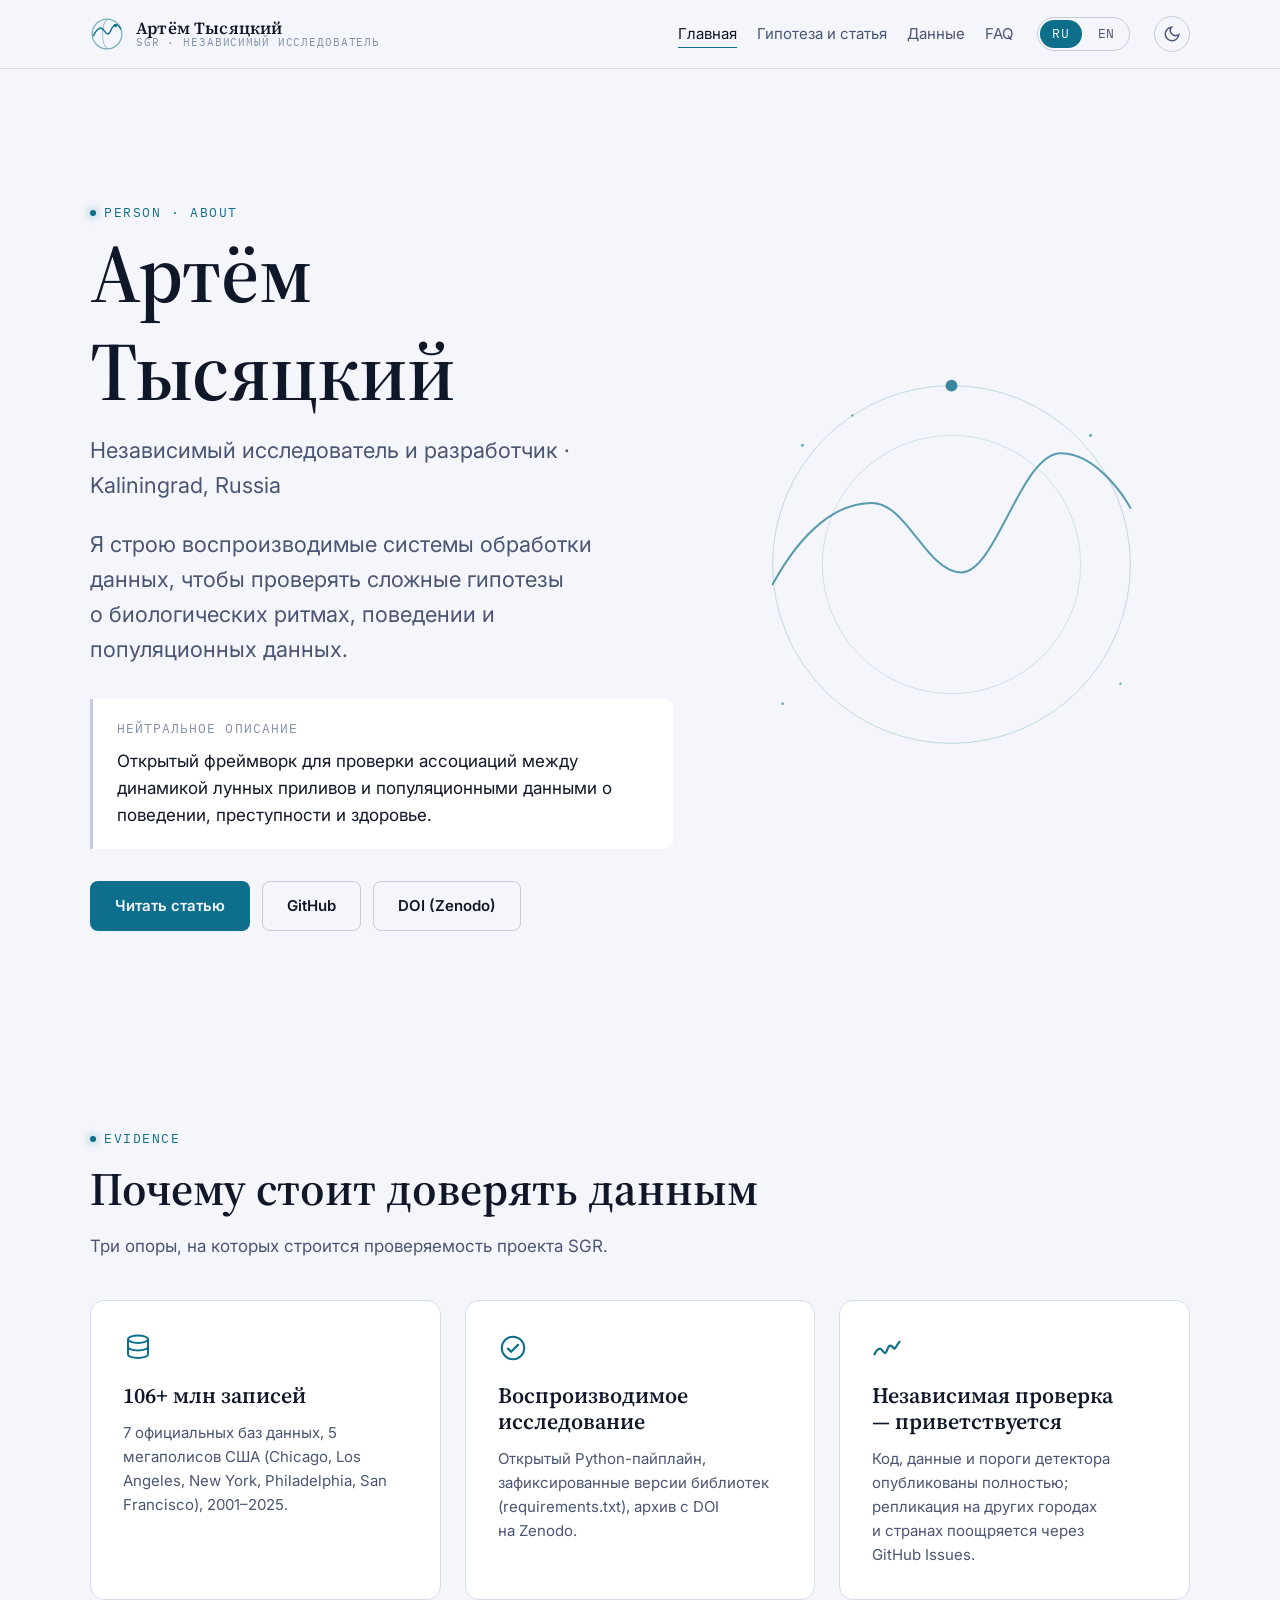
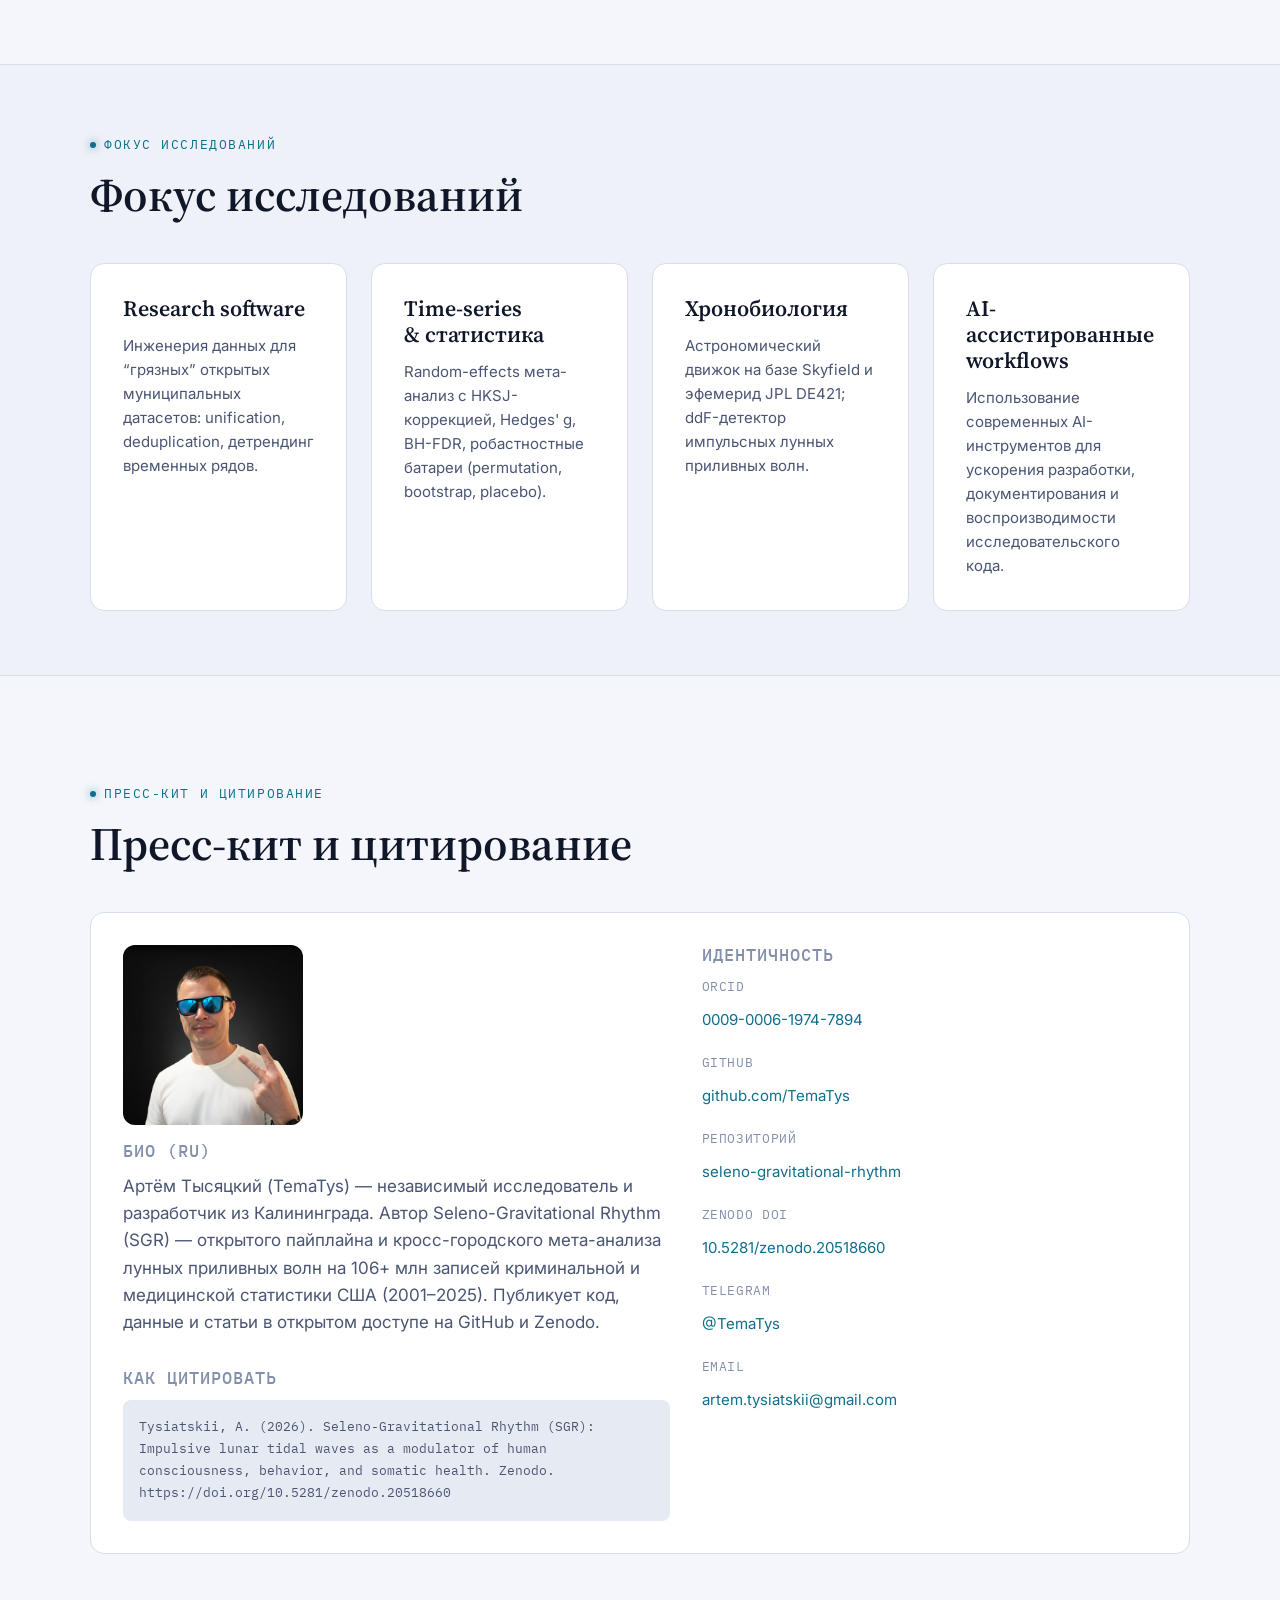
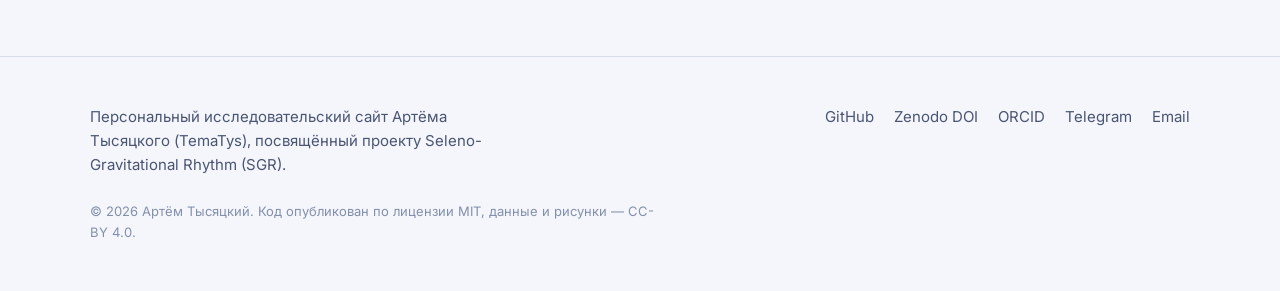
<file: index.html>
<!DOCTYPE html>
<html lang="ru">
<head>
<meta charset="UTF-8">
<meta name="viewport" content="width=device-width, initial-scale=1.0">
<title>Артём Тысяцкий — независимый исследователь, автор Seleno-Gravitational Rhythm (SGR)</title>
<meta name="description" content="Артём Тысяцкий (TemaTys) — независимый исследователь и разработчик из Калининграда. Автор SGR: открытого пайплайна и кросс-городского мета-анализа 106+ млн записей о лунных приливных волнах, поведении и здоровье.">
<link rel="canonical" href="https://tysiatskii.com/">
<link rel="alternate" hreflang="ru" href="https://tysiatskii.com/">
<link rel="alternate" hreflang="en" href="https://tysiatskii.com/en/">
<link rel="alternate" hreflang="x-default" href="https://tysiatskii.com/">
<meta name="robots" content="index, follow, max-image-preview:large">
<meta property="og:type" content="profile">
<meta property="og:title" content="Артём Тысяцкий — независимый исследователь, автор Seleno-Gravitational Rhythm (SGR)">
<meta property="og:description" content="Артём Тысяцкий (TemaTys) — независимый исследователь и разработчик из Калининграда. Автор SGR: открытого пайплайна и кросс-городского мета-анализа 106+ млн записей о лунных приливных волнах, поведении и здоровье.">
<meta property="og:url" content="https://tysiatskii.com/">
<meta property="og:image" content="https://tysiatskii.com/assets/img/og-cover.png">
<meta property="og:locale" content="ru_RU">
<meta name="twitter:card" content="summary_large_image">
<meta name="twitter:title" content="Артём Тысяцкий — независимый исследователь, автор Seleno-Gravitational Rhythm (SGR)">
<meta name="twitter:description" content="Артём Тысяцкий (TemaTys) — независимый исследователь и разработчик из Калининграда. Автор SGR: открытого пайплайна и кросс-городского мета-анализа 106+ млн записей о лунных приливных волнах, поведении и здоровье.">
<meta name="twitter:image" content="https://tysiatskii.com/assets/img/og-cover.png">
<link rel="icon" type="image/png" sizes="32x32" href="assets/img/favicon-32.png">
<link rel="apple-touch-icon" href="assets/img/apple-touch-icon.png">
<link rel="preconnect" href="https://fonts.googleapis.com">
<link rel="preconnect" href="https://fonts.gstatic.com" crossorigin>
<link href="https://fonts.googleapis.com/css2?family=Source+Serif+4:opsz,wght@8..60,400;8..60,600;8..60,700&family=Inter:wght@400;500;600;700&family=IBM+Plex+Mono:wght@400;500&display=swap" rel="stylesheet">
<link rel="stylesheet" href="assets/css/tokens.css">
<link rel="stylesheet" href="assets/css/base.css">
<link rel="stylesheet" href="assets/css/main.css">
<script type="application/ld+json">{"@context": "https://schema.org", "@type": "Person", "@id": "https://tysiatskii.com/#person", "name": "Artem Tysiatskii", "alternateName": ["Артём Тысяцкий", "TemaTys"], "jobTitle": "Independent researcher and software developer", "description": "Артём Тысяцкий (TemaTys) — независимый исследователь и разработчик из Калининграда. Автор Seleno-Gravitational Rhythm (SGR) — открытого пайплайна и кросс-городского мета-анализа лунных приливных волн на 106+ млн записей криминальной и медицинской статистики США (2001–2025). Публикует код, данные и статьи в открытом доступе на GitHub и Zenodo.", "url": "https://tysiatskii.com/", "image": "https://tysiatskii.com/assets/img/artem-tysiatskii.jpg", "email": "mailto:artem.tysiatskii@gmail.com", "address": {"@type": "PostalAddress", "addressLocality": "Kaliningrad", "addressCountry": "RU"}, "sameAs": ["https://github.com/TemaTys", "https://github.com/TemaTys/seleno-gravitational-rhythm", "https://orcid.org/0009-0006-1974-7894", "https://doi.org/10.5281/zenodo.20518660", "https://t.me/TemaTys"]}</script>
</head>
<body>
<a class="skip-link" href="#main">Перейти к содержимому</a>
<header class="site-header" data-site-header>
  <div class="wrap site-header__inner">
    <a class="brand" href="index.html">
      <svg class="brand__mark" viewBox="0 0 40 40" fill="none" xmlns="http://www.w3.org/2000/svg" aria-hidden="true">
  <circle cx="20" cy="20" r="17.5" stroke="currentColor" stroke-width="1.4" opacity="0.55"/>
  <path d="M20 3.5C13 8 13 32 20 36.5" stroke="currentColor" stroke-width="1.2" opacity="0.4"/>
  <path d="M4 22c3-6 6-9 9-9s5 7 8 7 5-11 9-11 6 5 6 5" stroke="currentColor" stroke-width="1.6" stroke-linecap="round" stroke-linejoin="round"/>
  <circle cx="30" cy="10" r="2" fill="currentColor"/>
</svg>
      <span class="brand__text">
        <span class="brand__name">Артём Тысяцкий</span>
        <span class="brand__tag">SGR &middot; Независимый исследователь</span>
      </span>
    </a>
    <nav class="main-nav" aria-label="Primary">
      <ul class="main-nav__list">
          <li><a href="index.html" aria-current="page">Главная</a></li>
          <li><a href="hypothesis/index.html">Гипотеза и статья</a></li>
          <li><a href="data/index.html">Данные</a></li>
          <li><a href="faq/index.html">FAQ</a></li>
      </ul>
      <div class="lang-switch" role="group" aria-label="Language">
          <a href="index.html" aria-current="true">RU</a>
          <a href="en/index.html" aria-current="false">EN</a>
        </div>
      <button class="theme-toggle" data-theme-toggle aria-label="Toggle theme" type="button"></button>
      <button class="nav-toggle" data-nav-toggle aria-label="Toggle menu" aria-expanded="false" type="button">
        <svg width="20" height="20" viewBox="0 0 24 24" fill="none" stroke="currentColor" stroke-width="2"><path d="M3 6h18M3 12h18M3 18h18"/></svg>
      </button>
    </nav>
  </div>
</header>
<main id="main">

<section class="hero">
  <div class="wrap hero__grid" style="grid-template-columns: 1.1fr 0.9fr;">
    <div>
      <span class="eyebrow">Person &middot; About</span>
      <h1>Артём Тысяцкий</h1>
      <p style="font-size:var(--text-lg);color:var(--color-text-muted);margin-top:var(--space-3)">Независимый исследователь и разработчик &middot; Kaliningrad, Russia</p>
      <p class="hero__lede">Я строю воспроизводимые системы обработки данных, чтобы проверять сложные гипотезы о биологических ритмах, поведении и популяционных данных.</p>
      <div class="voice-block" style="margin-top:var(--space-8)">
        <span class="voice-block__label">Нейтральное описание</span>
        <p style="margin-top:0">Открытый фреймворк для проверки ассоциаций между динамикой лунных приливов и популяционными данными о поведении, преступности и здоровье.</p>
      </div>
      <div class="btn-row" style="margin-top:var(--space-8)">
        <a class="btn btn--primary" href="hypothesis/index.html">Читать статью</a>
        <a class="btn btn--outline" href="https://github.com/TemaTys/seleno-gravitational-rhythm">GitHub</a>
        <a class="btn btn--outline" href="https://doi.org/10.5281/zenodo.20518660">DOI (Zenodo)</a>
      </div>
    </div>
    <div class="hero__visual">
      <svg class="orbit-svg" viewBox="0 0 480 480" fill="none" xmlns="http://www.w3.org/2000/svg" role="img" aria-label="">
  <circle cx="240" cy="240" r="180" stroke="currentColor" stroke-width="1" opacity="0.25"/>
  <circle cx="240" cy="240" r="130" stroke="currentColor" stroke-width="1" opacity="0.18"/>
  <circle cx="240" cy="60" r="6" fill="currentColor" opacity="0.9"/>
  <path d="M60 260c30-55 65-82 100-82s55 70 90 70 60-120 100-120 70 55 70 55"
        stroke="currentColor" stroke-width="2" stroke-linecap="round" fill="none" opacity="0.75"/>
  <g opacity="0.6">
    <circle cx="90" cy="120" r="1.6" fill="currentColor"/>
    <circle cx="140" cy="90" r="1.2" fill="currentColor"/>
    <circle cx="380" cy="110" r="1.6" fill="currentColor"/>
    <circle cx="410" cy="360" r="1.2" fill="currentColor"/>
    <circle cx="70" cy="380" r="1.4" fill="currentColor"/>
  </g>
</svg>
    </div>
  </div>
</section>

<section class="section section--tight">
  <div class="wrap">
    <div class="section-head">
      <span class="eyebrow">Evidence</span>
      <h2>Почему стоит доверять данным</h2>
      <p>Три опоры, на которых строится проверяемость проекта SGR.</p>
    </div>
    <div class="card-grid">
      <div class="card">
        <svg class="card__icon" viewBox="0 0 24 24" fill="none" xmlns="http://www.w3.org/2000/svg" aria-hidden="true">
  <ellipse cx="12" cy="5" rx="8" ry="3" stroke="currentColor" stroke-width="1.6"/>
  <path d="M4 5v6c0 1.7 3.6 3 8 3s8-1.3 8-3V5M4 11v6c0 1.7 3.6 3 8 3s8-1.3 8-3v-6" stroke="currentColor" stroke-width="1.6"/>
</svg>
        <h3>106+ млн записей</h3>
        <p>7 официальных баз данных, 5 мегаполисов США (Chicago, Los Angeles, New York, Philadelphia, San Francisco), 2001–2025.</p>
      </div>
      <div class="card">
        <svg class="card__icon" viewBox="0 0 24 24" fill="none" xmlns="http://www.w3.org/2000/svg" aria-hidden="true">
  <circle cx="12" cy="12" r="9" stroke="currentColor" stroke-width="1.6"/>
  <path d="M8 12.5l2.5 2.5L16 9.5" stroke="currentColor" stroke-width="1.8" stroke-linecap="round" stroke-linejoin="round"/>
</svg>
        <h3>Воспроизводимое исследование</h3>
        <p>Открытый Python-пайплайн, зафиксированные версии библиотек (requirements.txt), архив с DOI на Zenodo.</p>
      </div>
      <div class="card">
        <svg class="card__icon" viewBox="0 0 24 24" fill="none" xmlns="http://www.w3.org/2000/svg" aria-hidden="true">
  <path d="M2 17c1.5-3 3-4.5 4.5-4.5S9 16 10.5 16s2-6 4-6 2.5 2.5 3.5 2.5S20 9 22 7" stroke="currentColor" stroke-width="1.8" stroke-linecap="round"/>
</svg>
        <h3>Независимая проверка — приветствуется</h3>
        <p>Код, данные и пороги детектора опубликованы полностью; репликация на других городах и странах поощряется через GitHub Issues.</p>
      </div>
    </div>
  </div>
</section>

<section class="section section--tight" style="background:var(--color-surface-2);border-top:1px solid var(--color-divider);border-bottom:1px solid var(--color-divider);">
  <div class="wrap">
    <div class="section-head">
      <span class="eyebrow">Фокус исследований</span>
      <h2>Фокус исследований</h2>
    </div>
    <div class="card-grid card-grid--4">
        <div class="card">
          <h3>Research software</h3>
          <p>Инженерия данных для “грязных” открытых муниципальных датасетов: unification, deduplication, детрендинг временных рядов.</p>
        </div>
        <div class="card">
          <h3>Time-series & статистика</h3>
          <p>Random-effects мета-анализ с HKSJ-коррекцией, Hedges' g, BH-FDR, робастностные батареи (permutation, bootstrap, placebo).</p>
        </div>
        <div class="card">
          <h3>Хронобиология</h3>
          <p>Астрономический движок на базе Skyfield и эфемерид JPL DE421; ddF-детектор импульсных лунных приливных волн.</p>
        </div>
        <div class="card">
          <h3>AI-ассистированные workflows</h3>
          <p>Использование современных AI-инструментов для ускорения разработки, документирования и воспроизводимости исследовательского кода.</p>
        </div>
    </div>
  </div>
</section>

<section class="section">
  <div class="wrap">
    <div class="section-head">
      <span class="eyebrow">Пресс-кит и цитирование</span>
      <h2>Пресс-кит и цитирование</h2>
    </div>
    <div class="kit">
      <div>
		<img src="assets/img/artem-tysiatskii.jpg" alt="Артём Тысяцкий" style="width:180px;height:180px;object-fit:cover;border-radius:12px;margin-bottom:16px;">
        <h3>Био (RU)</h3>
        <p style="color:var(--color-text-muted)">Артём Тысяцкий (TemaTys) — независимый исследователь и разработчик из Калининграда. Автор Seleno-Gravitational Rhythm (SGR) — открытого пайплайна и кросс-городского мета-анализа лунных приливных волн на 106+ млн записей криминальной и медицинской статистики США (2001–2025). Публикует код, данные и статьи в открытом доступе на GitHub и Zenodo.</p>
        <h3 style="margin-top:var(--space-8)">Как цитировать</h3>
        <div class="citation-block">Tysiatskii, A. (2026). Seleno-Gravitational Rhythm (SGR): Impulsive lunar tidal waves as a modulator of human consciousness, behavior, and somatic health. Zenodo. https://doi.org/10.5281/zenodo.20518660</div>
      </div>
      <div>
        <h3>Идентичность</h3>
        <dl class="identity-list">
          <dt>ORCID</dt>
          <dd><a href="https://orcid.org/0009-0006-1974-7894">0009-0006-1974-7894</a></dd>
          <dt>GitHub</dt>
          <dd><a href="https://github.com/TemaTys">github.com/TemaTys</a></dd>
          <dt>Репозиторий</dt>
          <dd><a href="https://github.com/TemaTys/seleno-gravitational-rhythm">seleno-gravitational-rhythm</a></dd>
          <dt>Zenodo DOI</dt>
          <dd><a href="https://doi.org/10.5281/zenodo.20518660">10.5281/zenodo.20518660</a></dd>
          <dt>Telegram</dt>
          <dd><a href="https://t.me/TemaTys">@TemaTys</a></dd>
          <dt>Email</dt>
          <dd><a href="mailto:artem.tysiatskii@gmail.com">artem.tysiatskii@gmail.com</a></dd>
        </dl>
      </div>
    </div>
  </div>
</section>

</main>
<footer class="site-footer">
  <div class="wrap site-footer__inner">
    <p style="max-width:46ch">Персональный исследовательский сайт Артёма Тысяцкого (TemaTys), посвящённый проекту Seleno-Gravitational Rhythm (SGR).</p>
    <div class="footer-links">
        <a href="https://github.com/TemaTys/seleno-gravitational-rhythm" target="_blank" rel="noopener noreferrer">GitHub</a>
        <a href="https://doi.org/10.5281/zenodo.20518660" target="_blank" rel="noopener noreferrer">Zenodo DOI</a>
        <a href="https://orcid.org/0009-0006-1974-7894" target="_blank" rel="noopener noreferrer">ORCID</a>
        <a href="https://t.me/TemaTys" target="_blank" rel="noopener noreferrer">Telegram</a>
        <a href="mailto:artem.tysiatskii@gmail.com" target="_blank" rel="noopener noreferrer">Email</a>
    </div>
  </div>
  <div class="wrap"><p class="note" style="margin-top:var(--space-6)">© <span data-year>2026</span> Артём Тысяцкий. Код опубликован по лицензии MIT, данные и рисунки — CC-BY 4.0.</p></div>
</footer>
<script src="assets/js/main.js"></script>
</body>
</html>
</file>
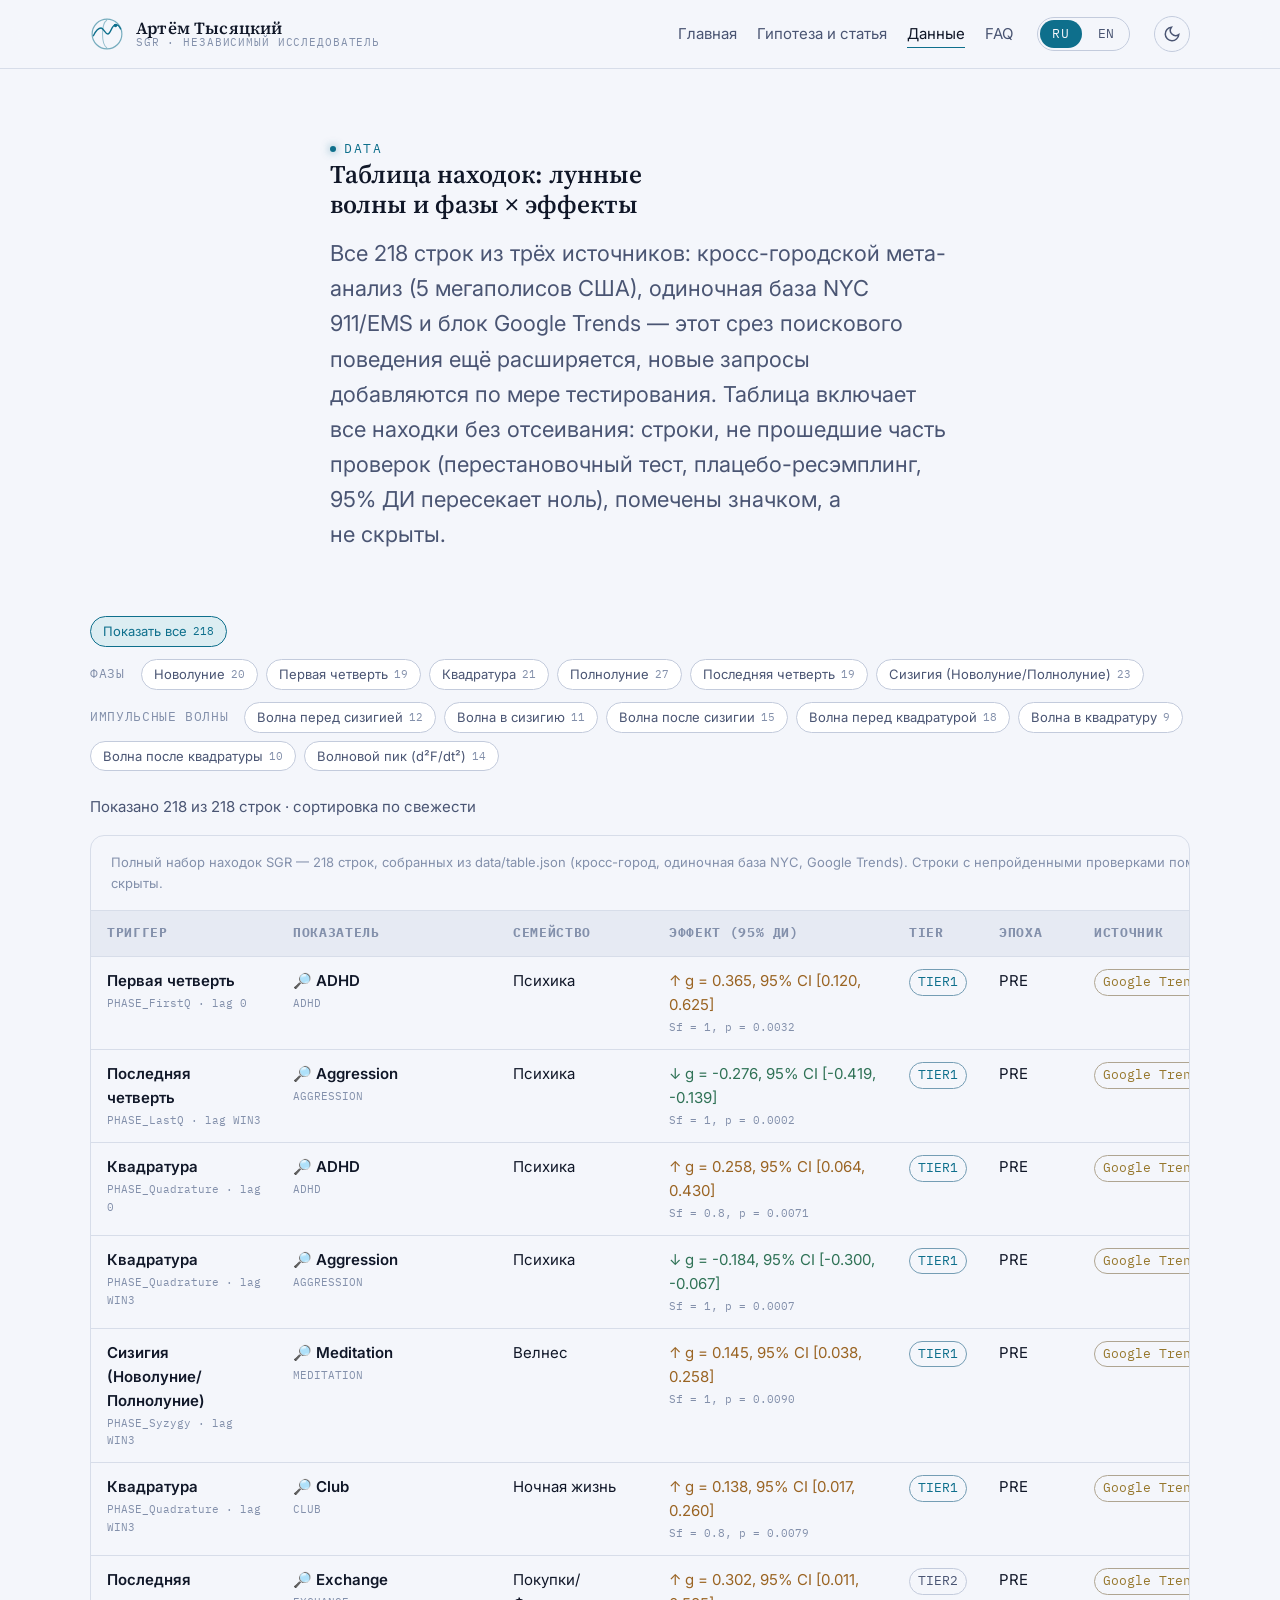
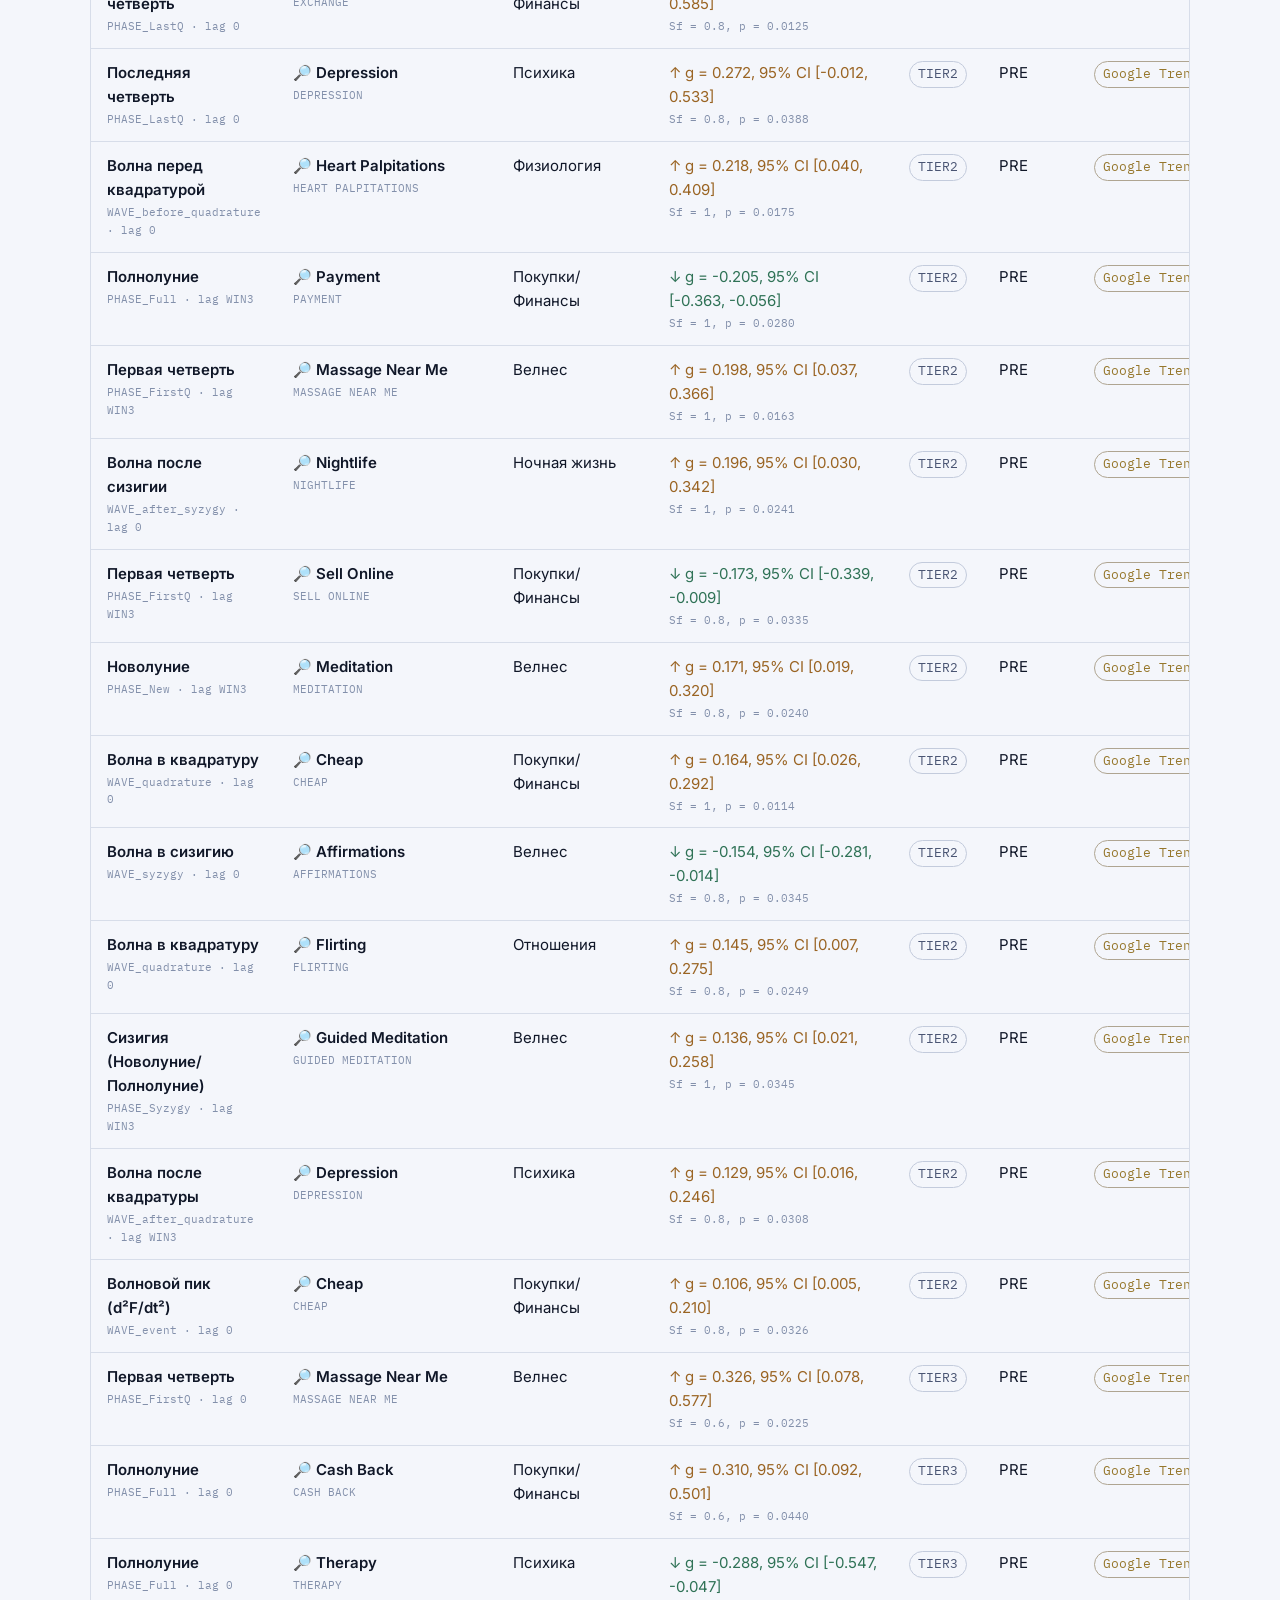
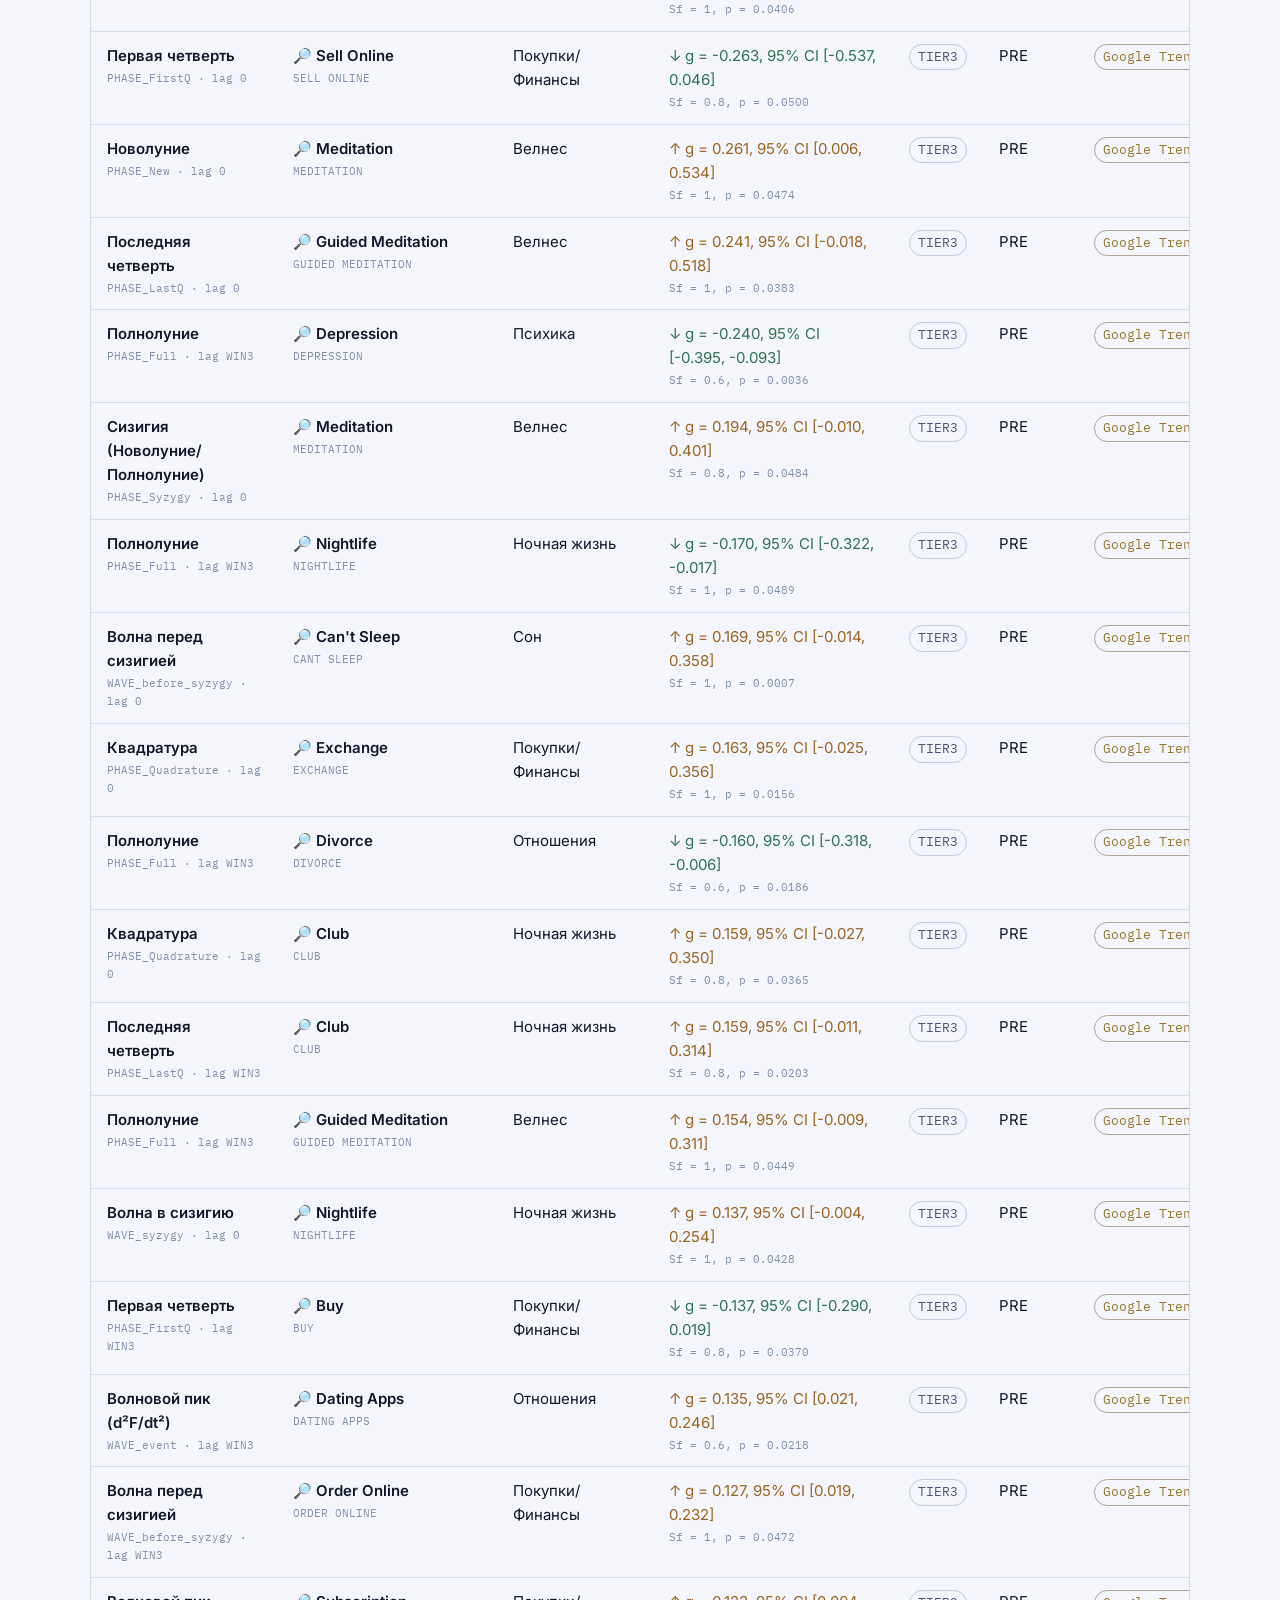
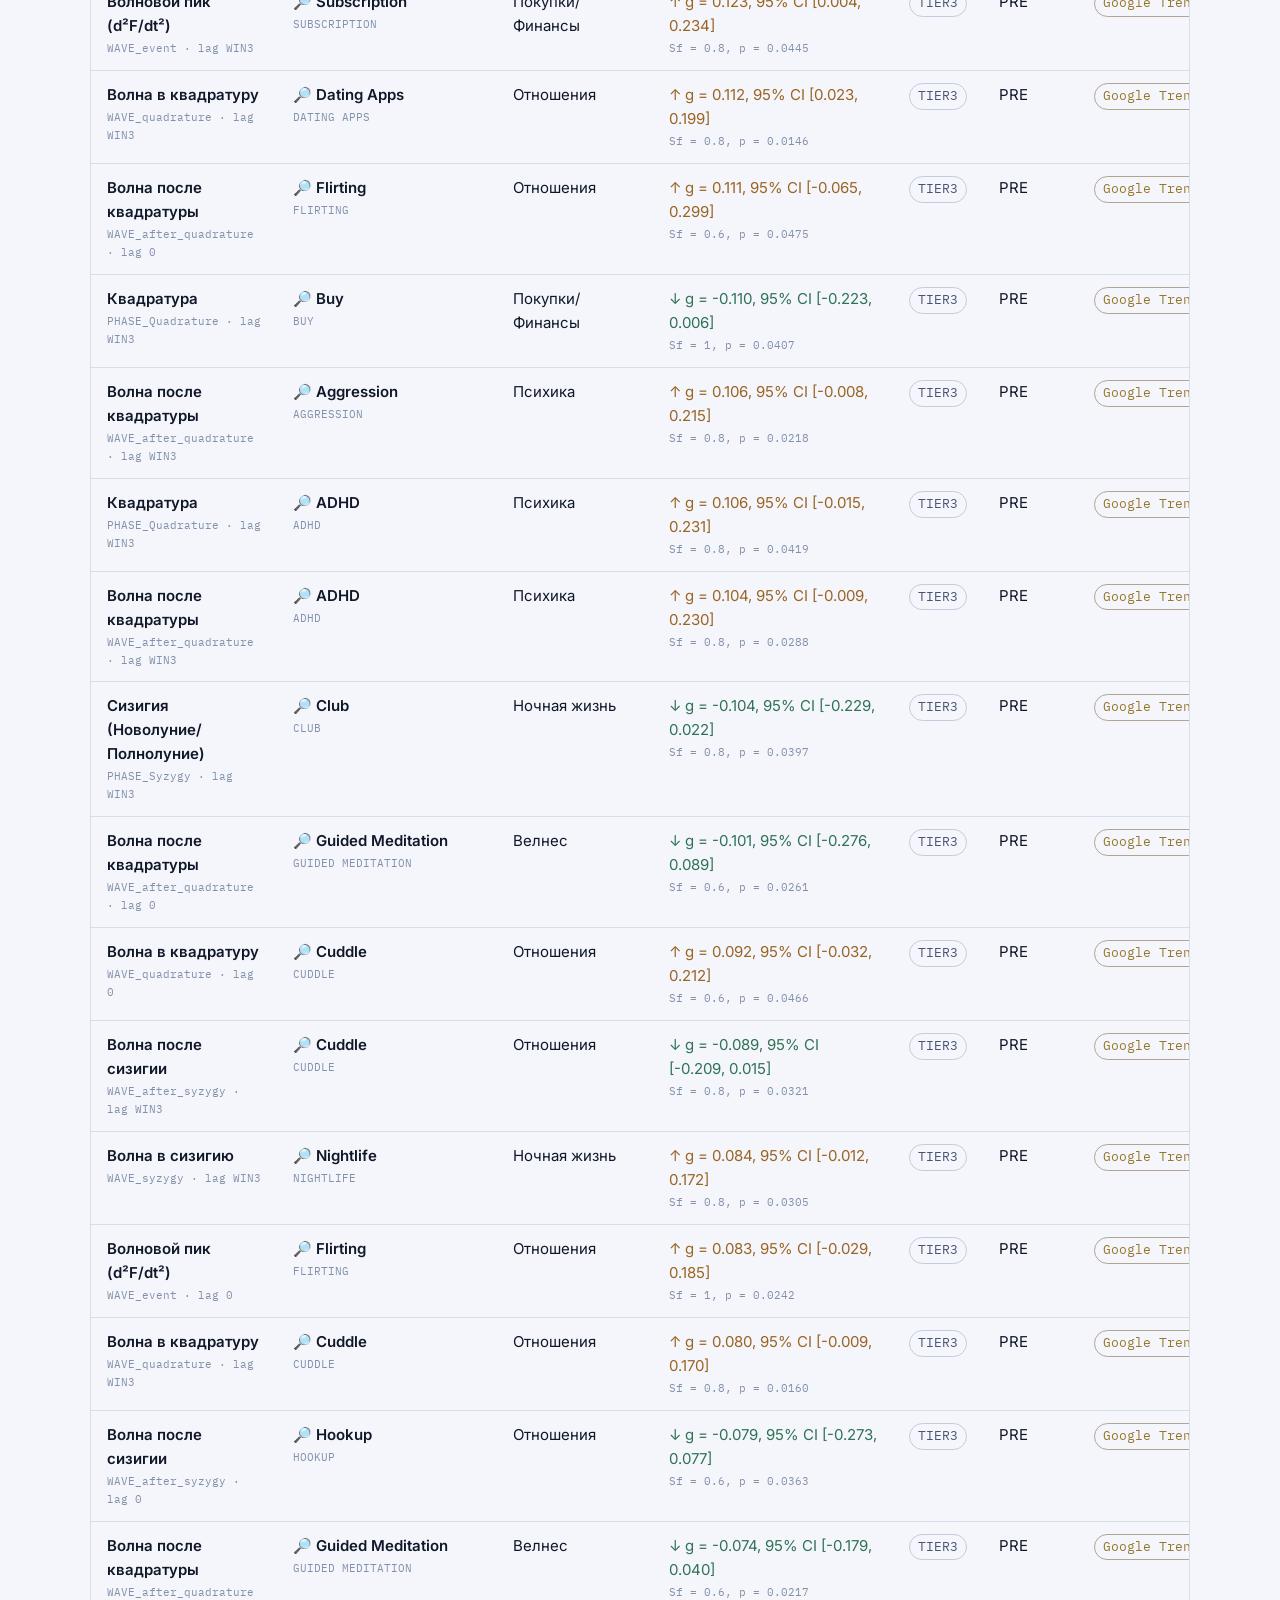
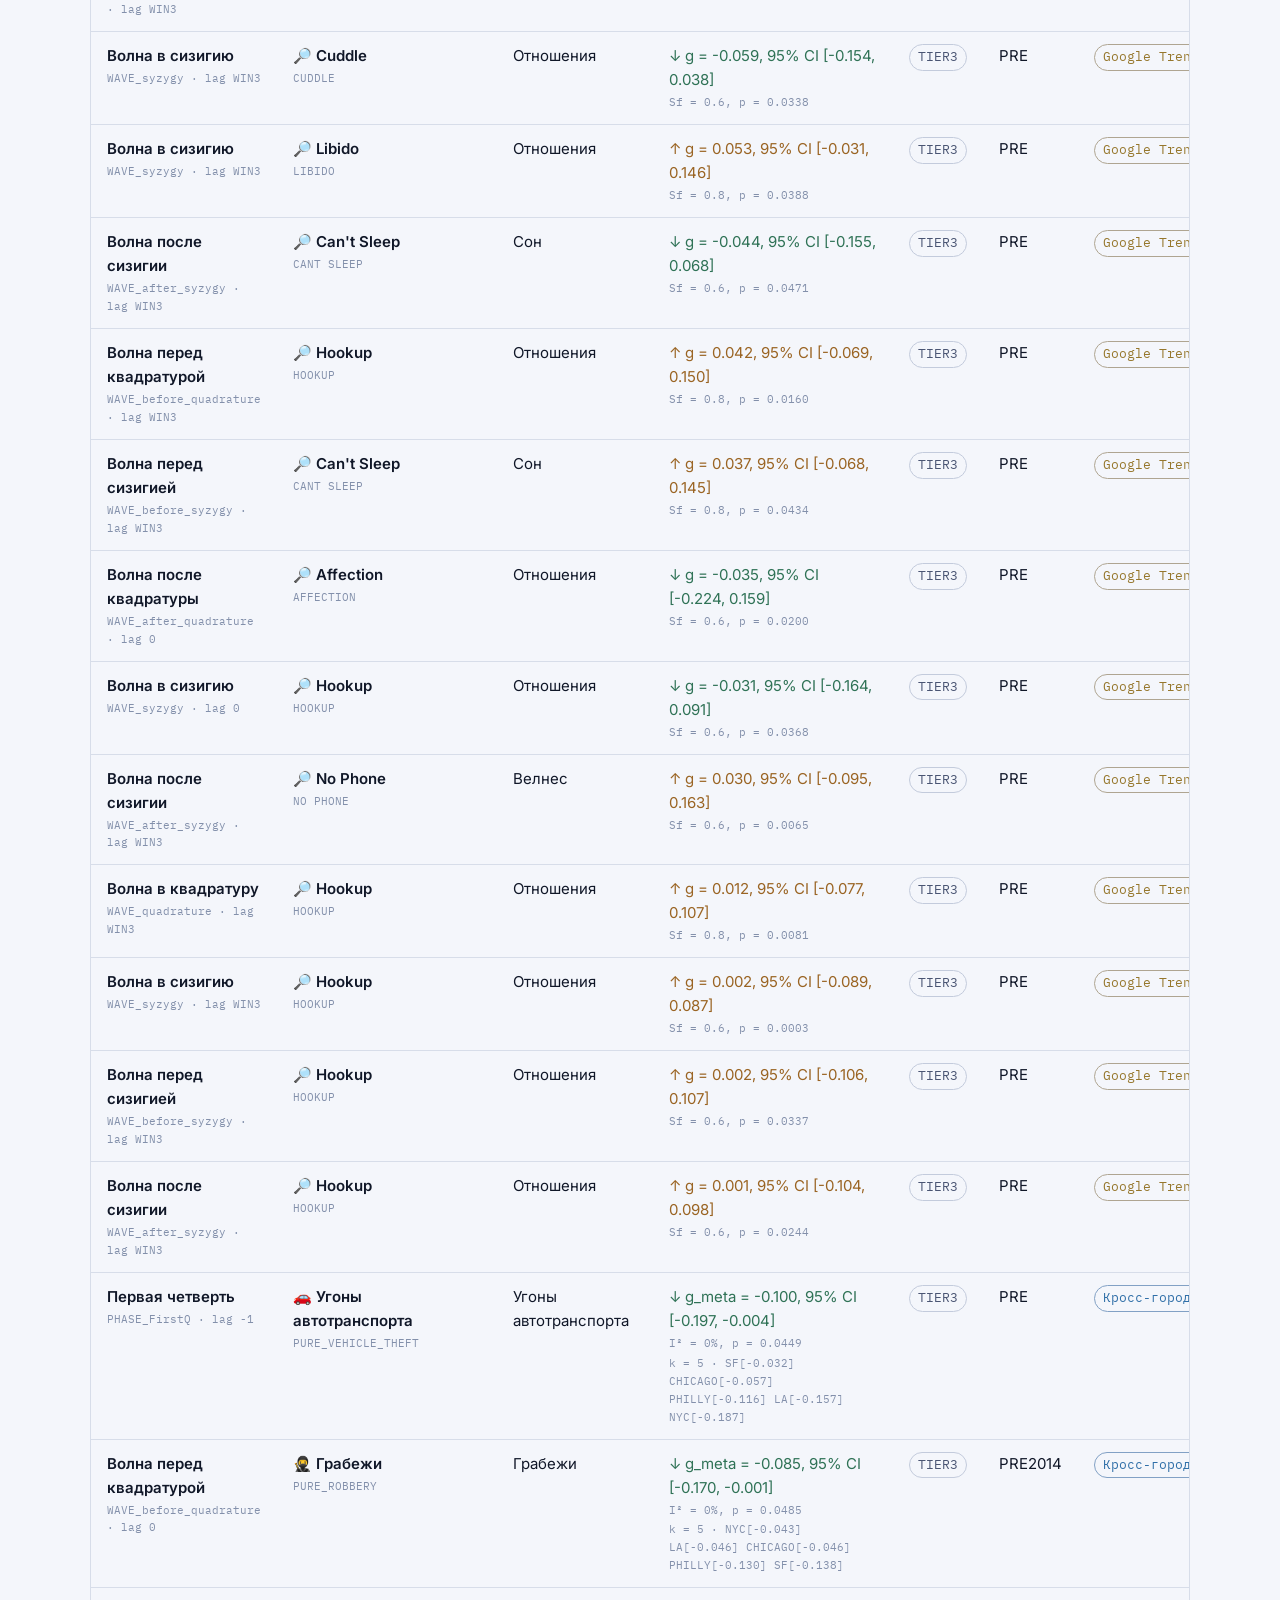
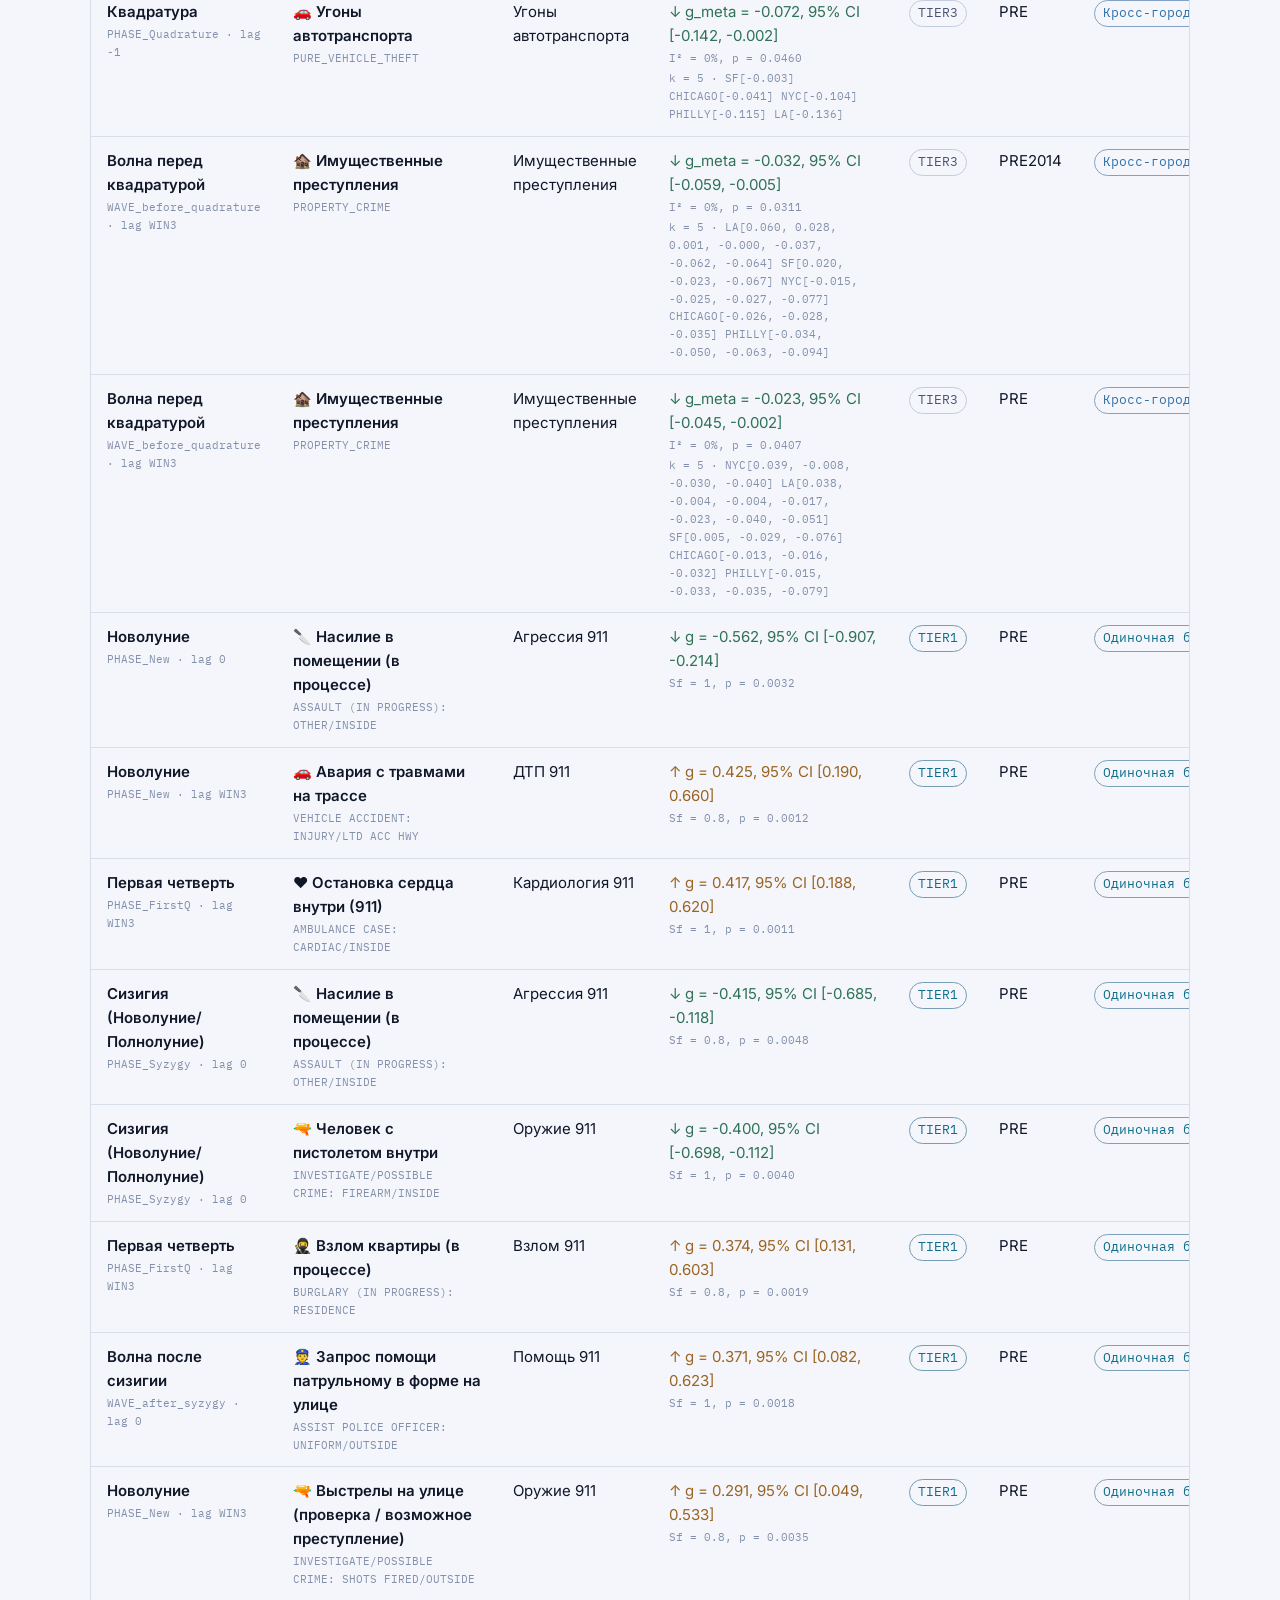
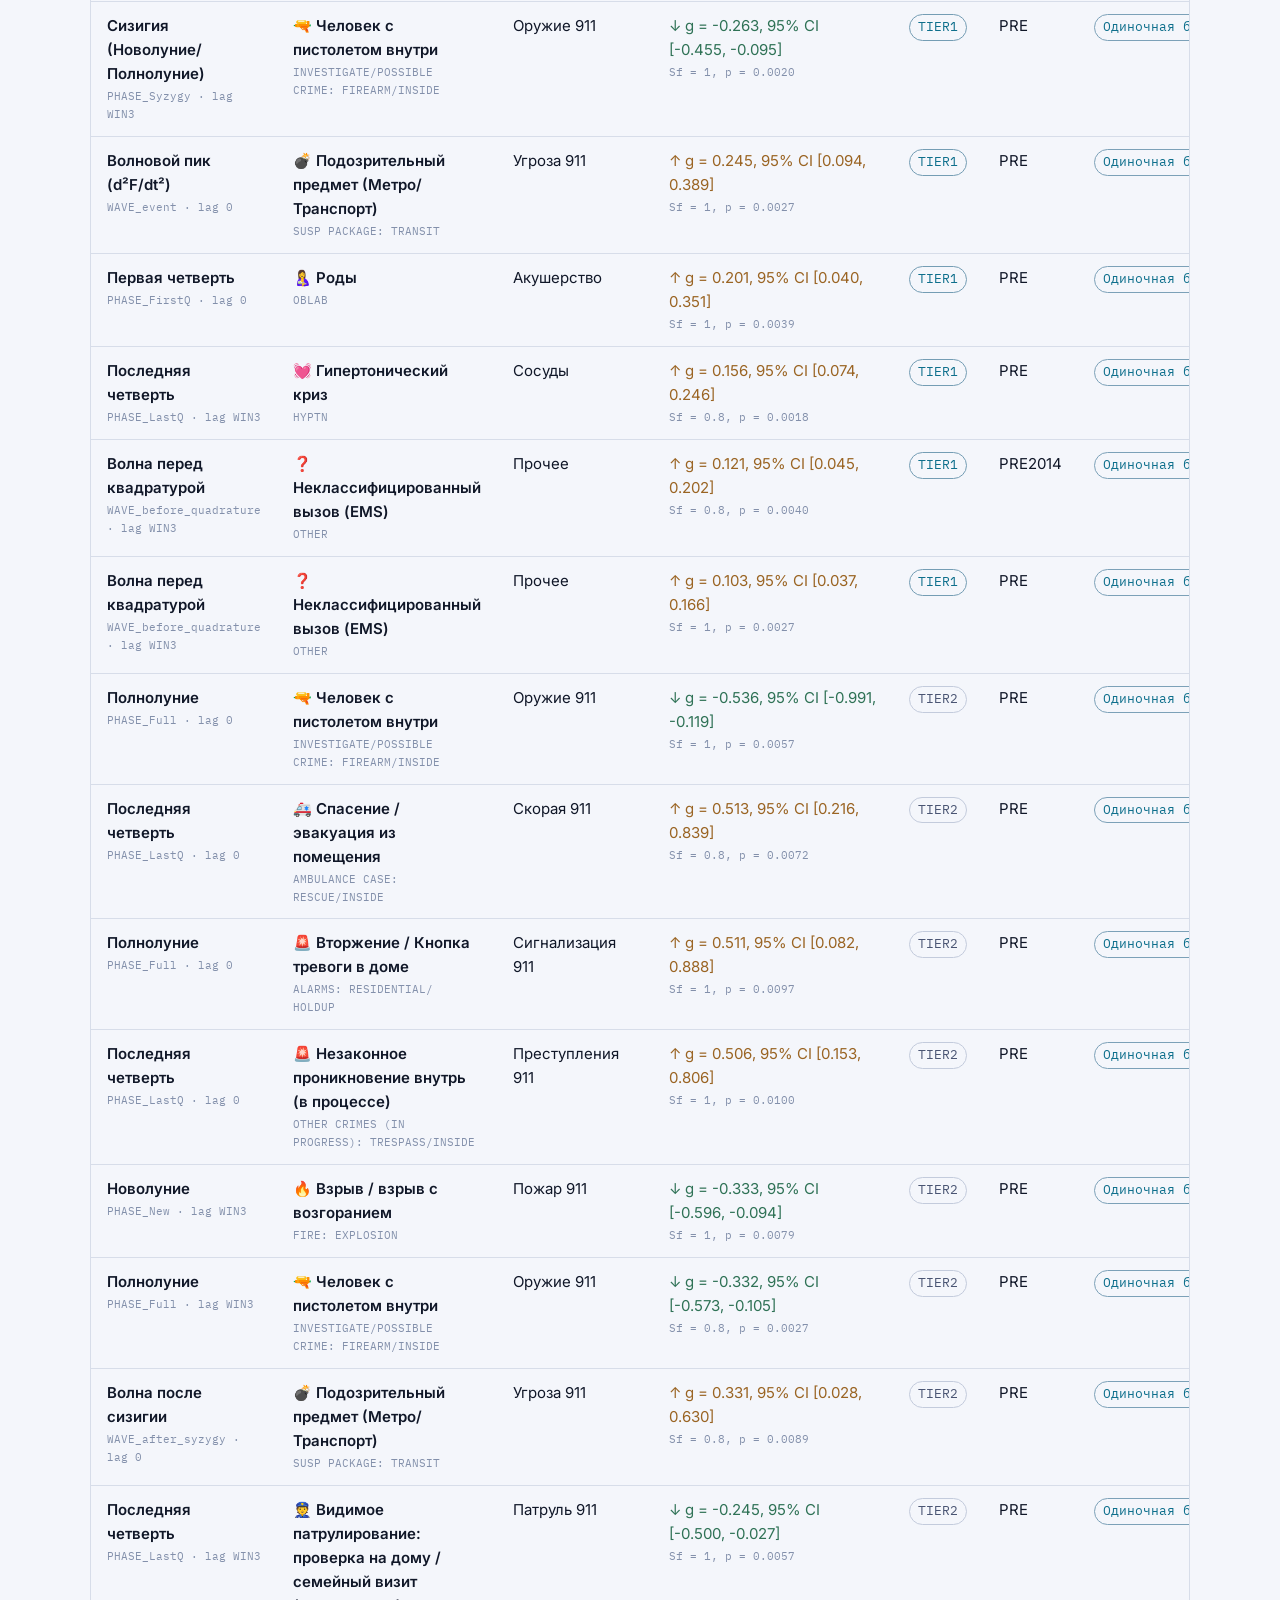
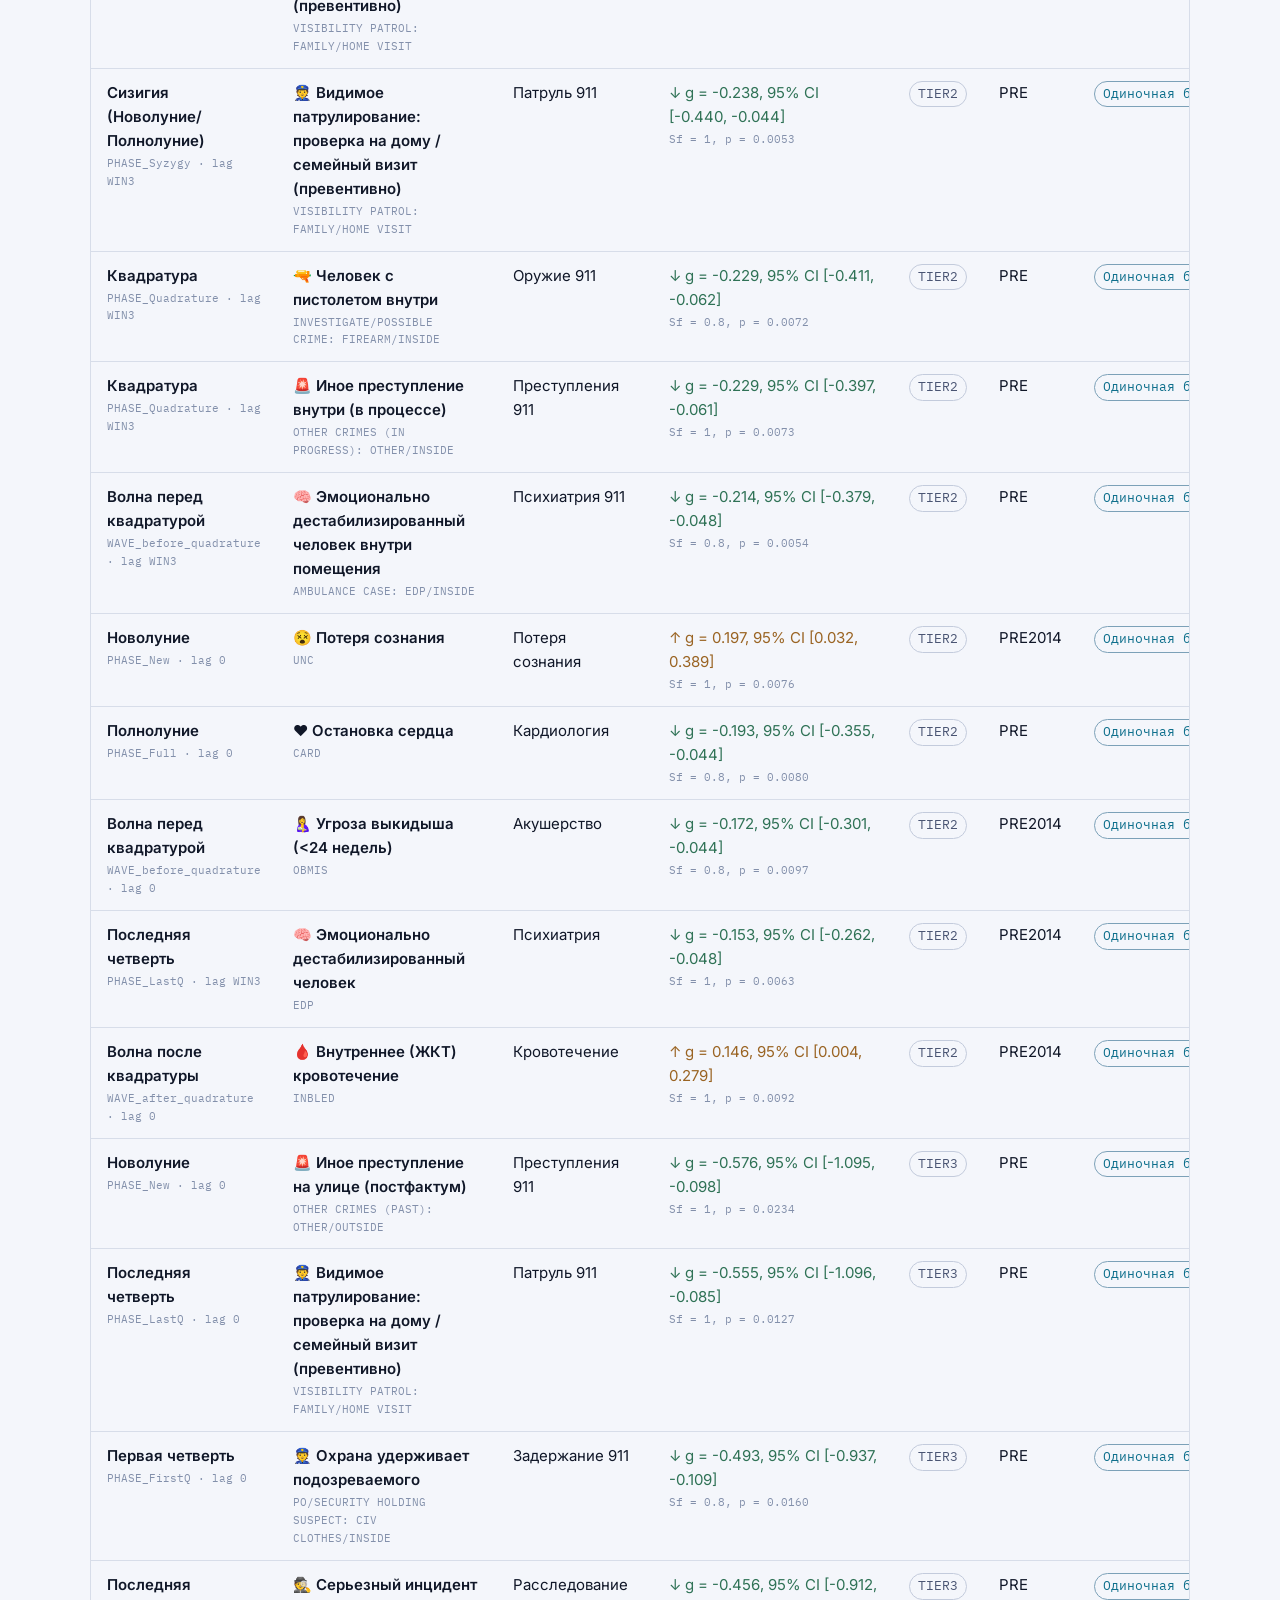
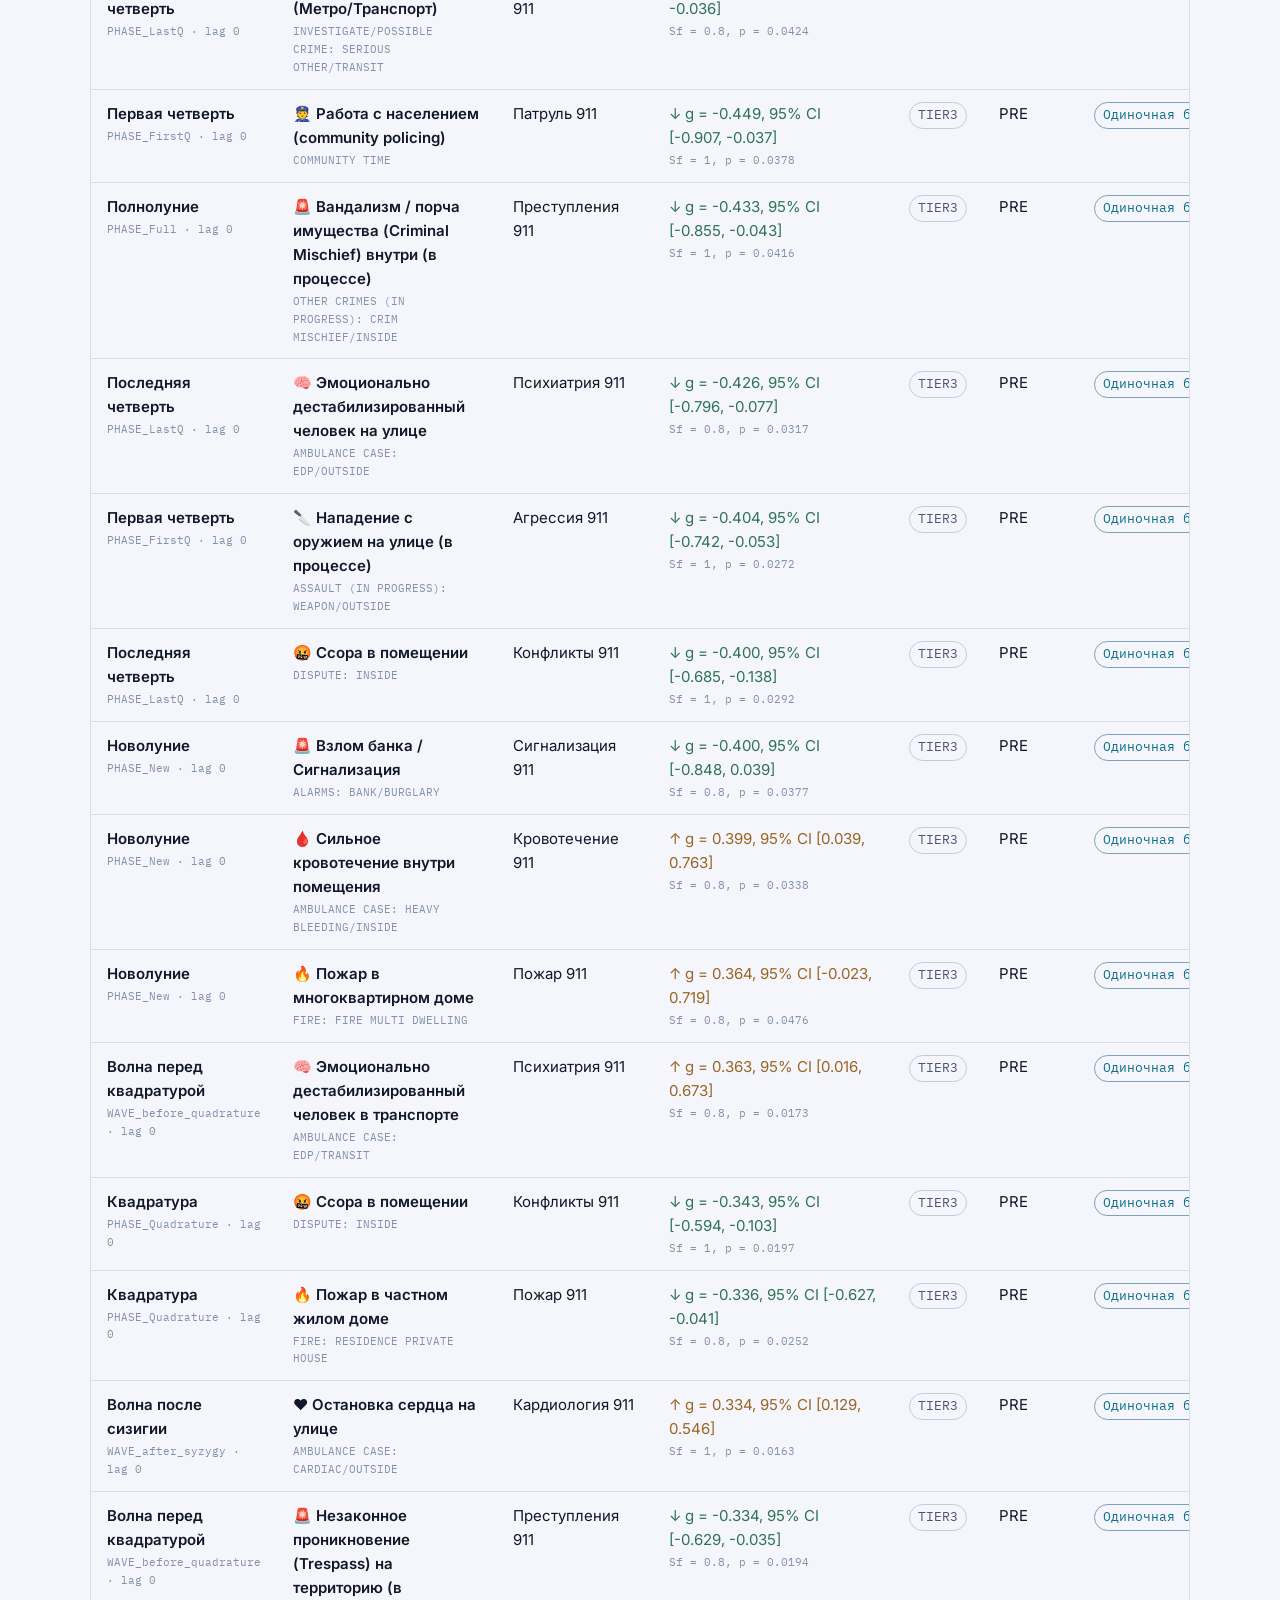
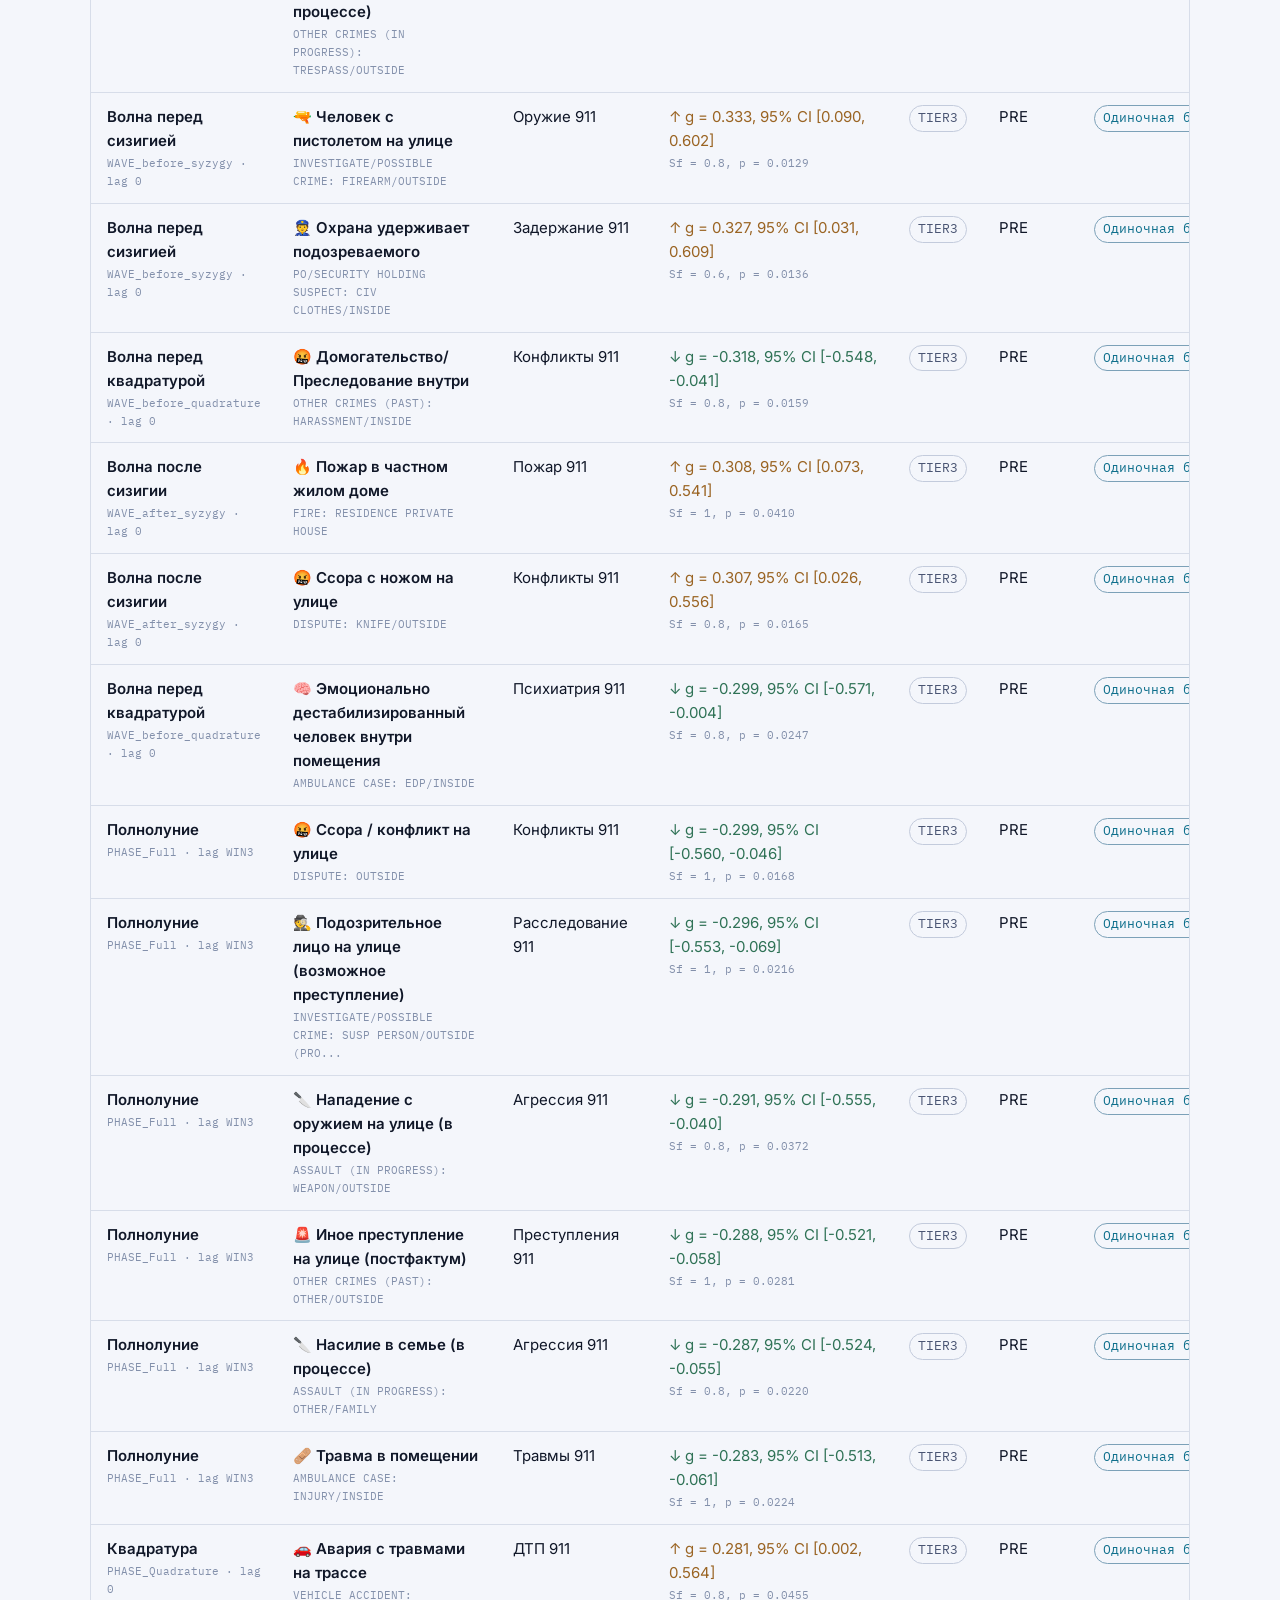
<file: data/index.html>
<!DOCTYPE html>
<html lang="ru">
<head>
<meta charset="UTF-8">
<meta name="viewport" content="width=device-width, initial-scale=1.0">
<title>Данные — таблица находок SGR по лунным волнам и фазам | Артём Тысяцкий</title>
<meta name="description" content="Полная таблица находок SGR: 218 строк из трёх источников — кросс-город, одиночная база NYC и Google Trends. Окно лунной волны/фазы, показатель, размер эффекта, TIER, эпоха, источник. Фильтр по триггерам.">
<link rel="canonical" href="https://tysiatskii.com/data">
<link rel="alternate" hreflang="ru" href="https://tysiatskii.com/data">
<link rel="alternate" hreflang="en" href="https://tysiatskii.com/en/data">
<link rel="alternate" hreflang="x-default" href="https://tysiatskii.com/data">
<meta name="robots" content="index, follow, max-image-preview:large">
<meta property="og:type" content="website">
<meta property="og:title" content="Данные — таблица находок SGR по лунным волнам и фазам | Артём Тысяцкий">
<meta property="og:description" content="Полная таблица находок SGR: 218 строк из трёх источников — кросс-город, одиночная база NYC и Google Trends. Окно лунной волны/фазы, показатель, размер эффекта, TIER, эпоха, источник. Фильтр по триггерам.">
<meta property="og:url" content="https://tysiatskii.com/data">
<meta property="og:image" content="https://tysiatskii.com/assets/img/og-cover.png">
<meta property="og:locale" content="ru_RU">
<meta name="twitter:card" content="summary_large_image">
<meta name="twitter:title" content="Данные — таблица находок SGR по лунным волнам и фазам | Артём Тысяцкий">
<meta name="twitter:description" content="Полная таблица находок SGR: 218 строк из трёх источников — кросс-город, одиночная база NYC и Google Trends. Окно лунной волны/фазы, показатель, размер эффекта, TIER, эпоха, источник. Фильтр по триггерам.">
<meta name="twitter:image" content="https://tysiatskii.com/assets/img/og-cover.png">
<link rel="icon" type="image/png" sizes="32x32" href="../assets/img/favicon-32.png">
<link rel="apple-touch-icon" href="../assets/img/apple-touch-icon.png">
<link rel="preconnect" href="https://fonts.googleapis.com">
<link rel="preconnect" href="https://fonts.gstatic.com" crossorigin>
<link href="https://fonts.googleapis.com/css2?family=Source+Serif+4:opsz,wght@8..60,400;8..60,600;8..60,700&family=Inter:wght@400;500;600;700&family=IBM+Plex+Mono:wght@400;500&display=swap" rel="stylesheet">
<link rel="stylesheet" href="../assets/css/tokens.css">
<link rel="stylesheet" href="../assets/css/base.css">
<link rel="stylesheet" href="../assets/css/main.css">
<script type="application/ld+json">{"@context": "https://schema.org", "@type": "Dataset", "name": "Таблица находок SGR — окна лунных волн/фаз × эффекты преступности, EMS, здоровья и поискового поведения", "description": "Полная таблица находок SGR (218 строк): кросс-городской мета-анализ, одиночная база NYC 911/EMS и расширяющийся блок Google Trends, с окном лунной волны/фазы, показателем, размером эффекта (Hedges' g, bootstrap 95% ДИ), TIER-уровнем, эпохой и статусом проверок. Фильтруется по 13 триггерам, сортируется по свежести.", "url": "https://tysiatskii.com/data", "temporalCoverage": "2001-01-01/2025-12-31", "variableMeasured": ["Агрессия 911", "Акушерство", "Беспорядки 911", "Велнес", "Взлом 911", "Грабежи", "ДТП", "ДТП 911", "Дыхание", "Живот", "Задержание 911", "Защитный ордер 911", "Имущественные преступления", "Кардиология", "Кардиология 911", "Конфликты 911", "Кража 911", "Кровотечение", "Кровотечение 911", "Насилие", "Неврология", "Ночная жизнь", "Оружие 911", "Отношения", "Патруль 911", "Пожар 911", "Покупки/Финансы", "Помощь 911", "Потеря сознания", "Преступления 911", "Прочее", "Психиатрия", "Психиатрия 911", "Психика", "Расследование 911", "Сигнализация 911", "Скорая", "Скорая 911", "Сон", "Сосуды", "Травмы", "Травмы 911", "Угоны автотранспорта", "Угроза 911", "Физиология"], "creator": {"@type": "Person", "@id": "https://tysiatskii.com/#person", "name": "Artem Tysiatskii"}, "license": "https://creativecommons.org/licenses/by/4.0/", "distribution": [{"@type": "DataDownload", "encodingFormat": "application/json", "contentUrl": "https://tysiatskii.com/assets/data/table.json"}, {"@type": "DataDownload", "encodingFormat": "text/csv", "contentUrl": "https://github.com/TemaTys/seleno-gravitational-rhythm/blob/main/outputs/verdicts/sgr_meta_family.csv"}, {"@type": "DataDownload", "encodingFormat": "text/csv", "contentUrl": "https://github.com/TemaTys/seleno-gravitational-rhythm/blob/main/outputs/verdicts/sgr_single_verdict_signals.csv"}], "identifier": "https://doi.org/10.5281/zenodo.20518660"}</script>
</head>
<body>
<a class="skip-link" href="#main">Перейти к содержимому</a>
<header class="site-header" data-site-header>
  <div class="wrap site-header__inner">
    <a class="brand" href="../index.html">
      <svg class="brand__mark" viewBox="0 0 40 40" fill="none" xmlns="http://www.w3.org/2000/svg" aria-hidden="true">
  <circle cx="20" cy="20" r="17.5" stroke="currentColor" stroke-width="1.4" opacity="0.55"/>
  <path d="M20 3.5C13 8 13 32 20 36.5" stroke="currentColor" stroke-width="1.2" opacity="0.4"/>
  <path d="M4 22c3-6 6-9 9-9s5 7 8 7 5-11 9-11 6 5 6 5" stroke="currentColor" stroke-width="1.6" stroke-linecap="round" stroke-linejoin="round"/>
  <circle cx="30" cy="10" r="2" fill="currentColor"/>
</svg>
      <span class="brand__text">
        <span class="brand__name">Артём Тысяцкий</span>
        <span class="brand__tag">SGR &middot; Независимый исследователь</span>
      </span>
    </a>
    <nav class="main-nav" aria-label="Primary">
      <ul class="main-nav__list">
          <li><a href="../index.html">Главная</a></li>
          <li><a href="../hypothesis/index.html">Гипотеза и статья</a></li>
          <li><a href="../data/index.html" aria-current="page">Данные</a></li>
          <li><a href="../faq/index.html">FAQ</a></li>
      </ul>
      <div class="lang-switch" role="group" aria-label="Language">
          <a href="../data/index.html" aria-current="true">RU</a>
          <a href="../en/data/index.html" aria-current="false">EN</a>
        </div>
      <button class="theme-toggle" data-theme-toggle aria-label="Toggle theme" type="button"></button>
      <button class="nav-toggle" data-nav-toggle aria-label="Toggle menu" aria-expanded="false" type="button">
        <svg width="20" height="20" viewBox="0 0 24 24" fill="none" stroke="currentColor" stroke-width="2"><path d="M3 6h18M3 12h18M3 18h18"/></svg>
      </button>
    </nav>
  </div>
</header>
<main id="main">

<section class="section section--tight">
  <div class="wrap wrap--prose">
    <span class="eyebrow">Data</span>
    <h1>Таблица находок: лунные волны и фазы × эффекты</h1>
    <p class="hero__lede" style="margin-top:var(--space-4)">Все 218 строк из трёх источников: кросс-городской мета-анализ (5 мегаполисов США), одиночная база NYC 911/EMS и блок Google Trends — этот срез поискового поведения ещё расширяется, новые запросы добавляются по мере тестирования. Таблица включает все находки без отсеивания: строки, не прошедшие часть проверок (перестановочный тест, плацебо-ресэмплинг, 95% ДИ пересекает ноль), помечены значком, а не скрыты.</p>
  </div>
</section>
<section class="section section--tight" style="padding-top:0">
  <div class="wrap">
    <div class="filter-bar" data-sgr-filters></div>
    <p class="table-summary" data-sgr-summary></p>
    <div class="table-scroll">
      <table class="data-table" data-sgr-table data-src="../assets/data/table.json">
        <caption>Полный набор находок SGR — 218 строк, собранных из data/table.json (кросс-город, одиночная база NYC, Google Trends). Строки с непройденными проверками помечены значком «Есть замечания», а не скрыты.</caption>
        <thead>
          <tr>
        <th>Триггер</th>
        <th>Показатель</th>
        <th>Семейство</th>
        <th>Эффект (95% ДИ)</th>
        <th>TIER</th>
        <th>Эпоха</th>
        <th>Источник</th>
        <th>Проверки</th>
          </tr>
        </thead>
        <tbody data-sgr-tbody>
          <tr><td colspan="8" class="data-table__empty">Загрузка…</td></tr>
        </tbody>
      </table>
    </div>
    <div class="card" style="margin-top:var(--space-10)">
      <h3>Как устроена таблица</h3>
      <p>Таблица рендерится на клиенте из <code>assets/data/table.json</code> (218 записей, поля описаны в самом файле) — без серверной части. Данные не отсеиваются: строки, не прошедшие часть проверок (перестановочный тест, плацебо-ресэмплинг или 95% ДИ, пересекающий ноль), остаются в таблице и помечаются значком «Есть замечания» с указанием причины при наведении. Сортировка по умолчанию — по свежести добавления: сначала новые находки Google Trends, затем исходный набор кросс-города и одиночной базы.</p>
      <p class="note" style="margin-top:var(--space-4)"><a href="../assets/data/table.json">assets/data/table.json</a> &middot; <a href="https://github.com/TemaTys/seleno-gravitational-rhythm">Полный репозиторий SGR</a></p>
    </div>
  </div>
</section>

</main>
<footer class="site-footer">
  <div class="wrap site-footer__inner">
    <p style="max-width:46ch">Персональный исследовательский сайт Артёма Тысяцкого (TemaTys), посвящённый проекту Seleno-Gravitational Rhythm (SGR).</p>
    <div class="footer-links">
        <a href="https://github.com/TemaTys/seleno-gravitational-rhythm" target="_blank" rel="noopener noreferrer">GitHub</a>
        <a href="https://doi.org/10.5281/zenodo.20518660" target="_blank" rel="noopener noreferrer">Zenodo DOI</a>
        <a href="https://orcid.org/0009-0006-1974-7894" target="_blank" rel="noopener noreferrer">ORCID</a>
        <a href="https://t.me/TemaTys" target="_blank" rel="noopener noreferrer">Telegram</a>
        <a href="mailto:artem.tysiatskii@gmail.com" target="_blank" rel="noopener noreferrer">Email</a>
    </div>
  </div>
  <div class="wrap"><p class="note" style="margin-top:var(--space-6)">© <span data-year>2026</span> Артём Тысяцкий. Код опубликован по лицензии MIT, данные и рисунки — CC-BY 4.0.</p></div>
</footer>
<script src="../assets/js/main.js"></script>
<script src="../assets/js/data-table.js"></script>
</body>
</html>
</file>
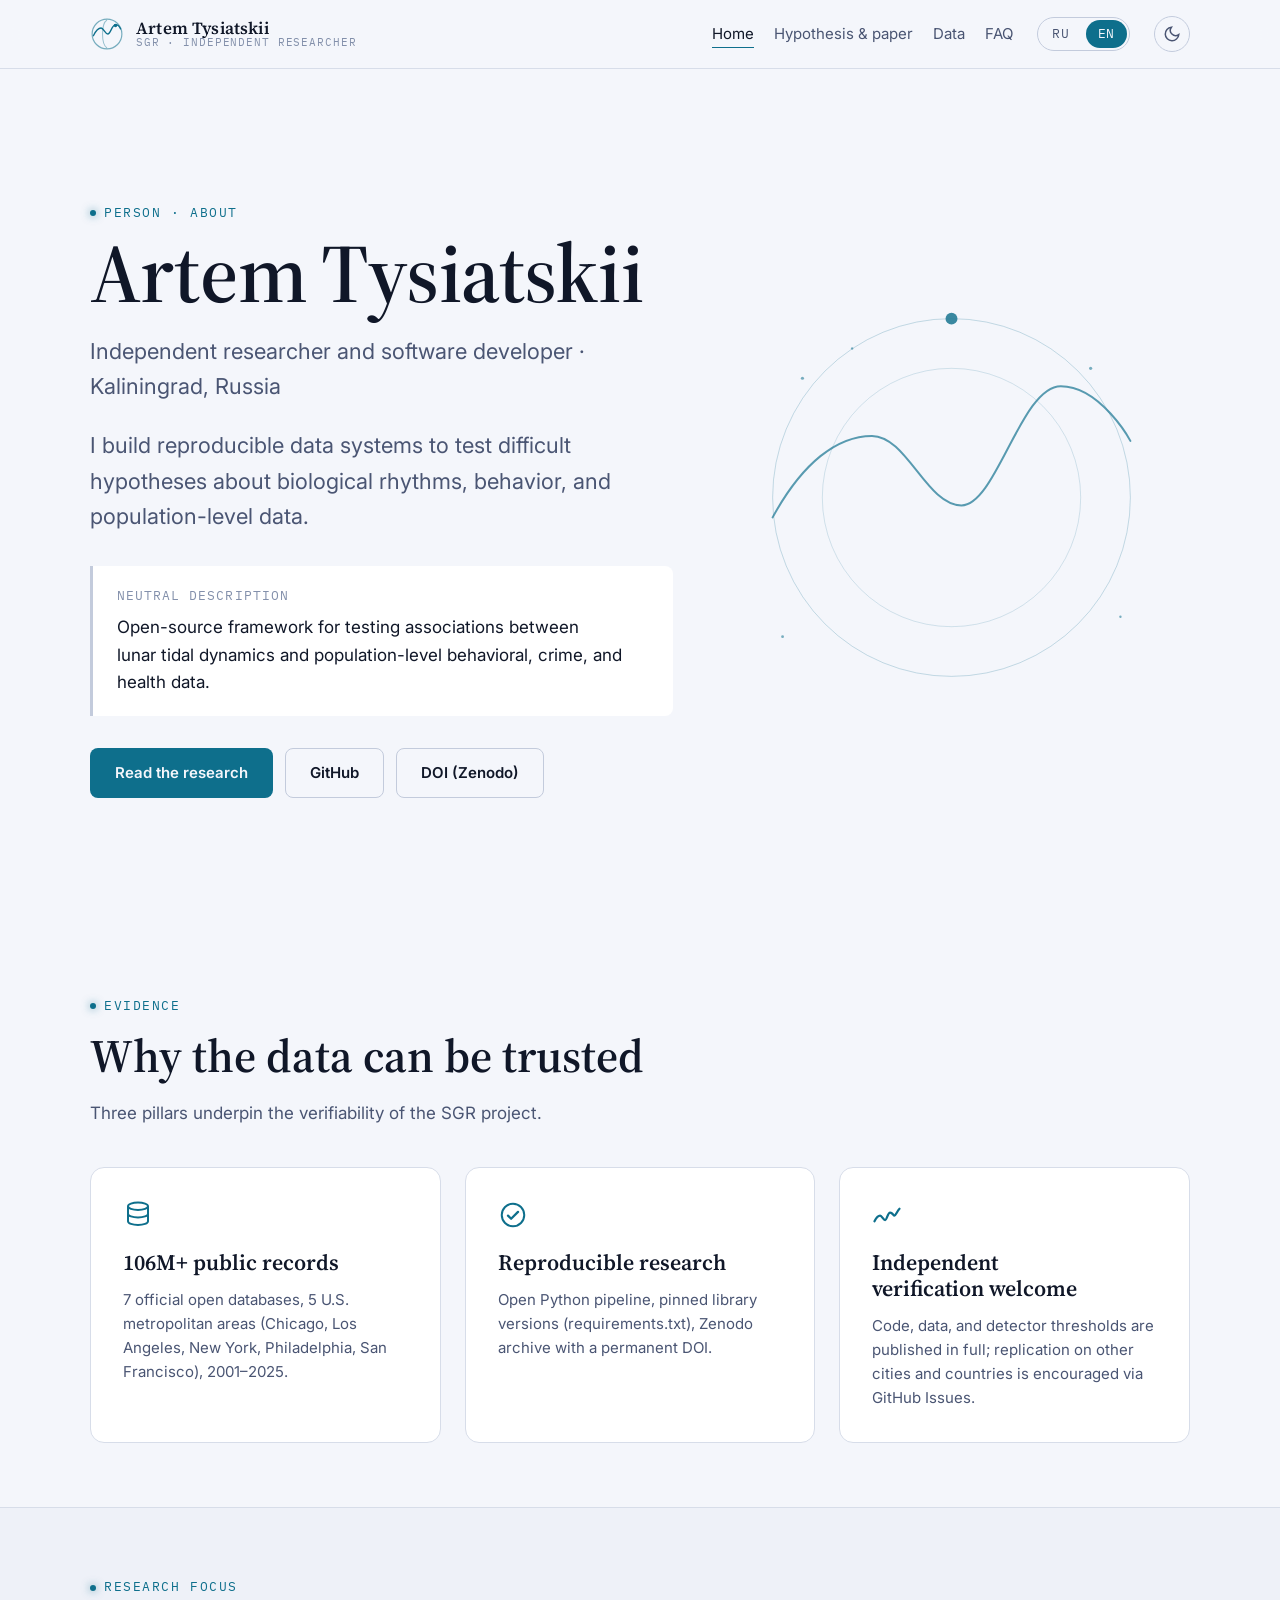
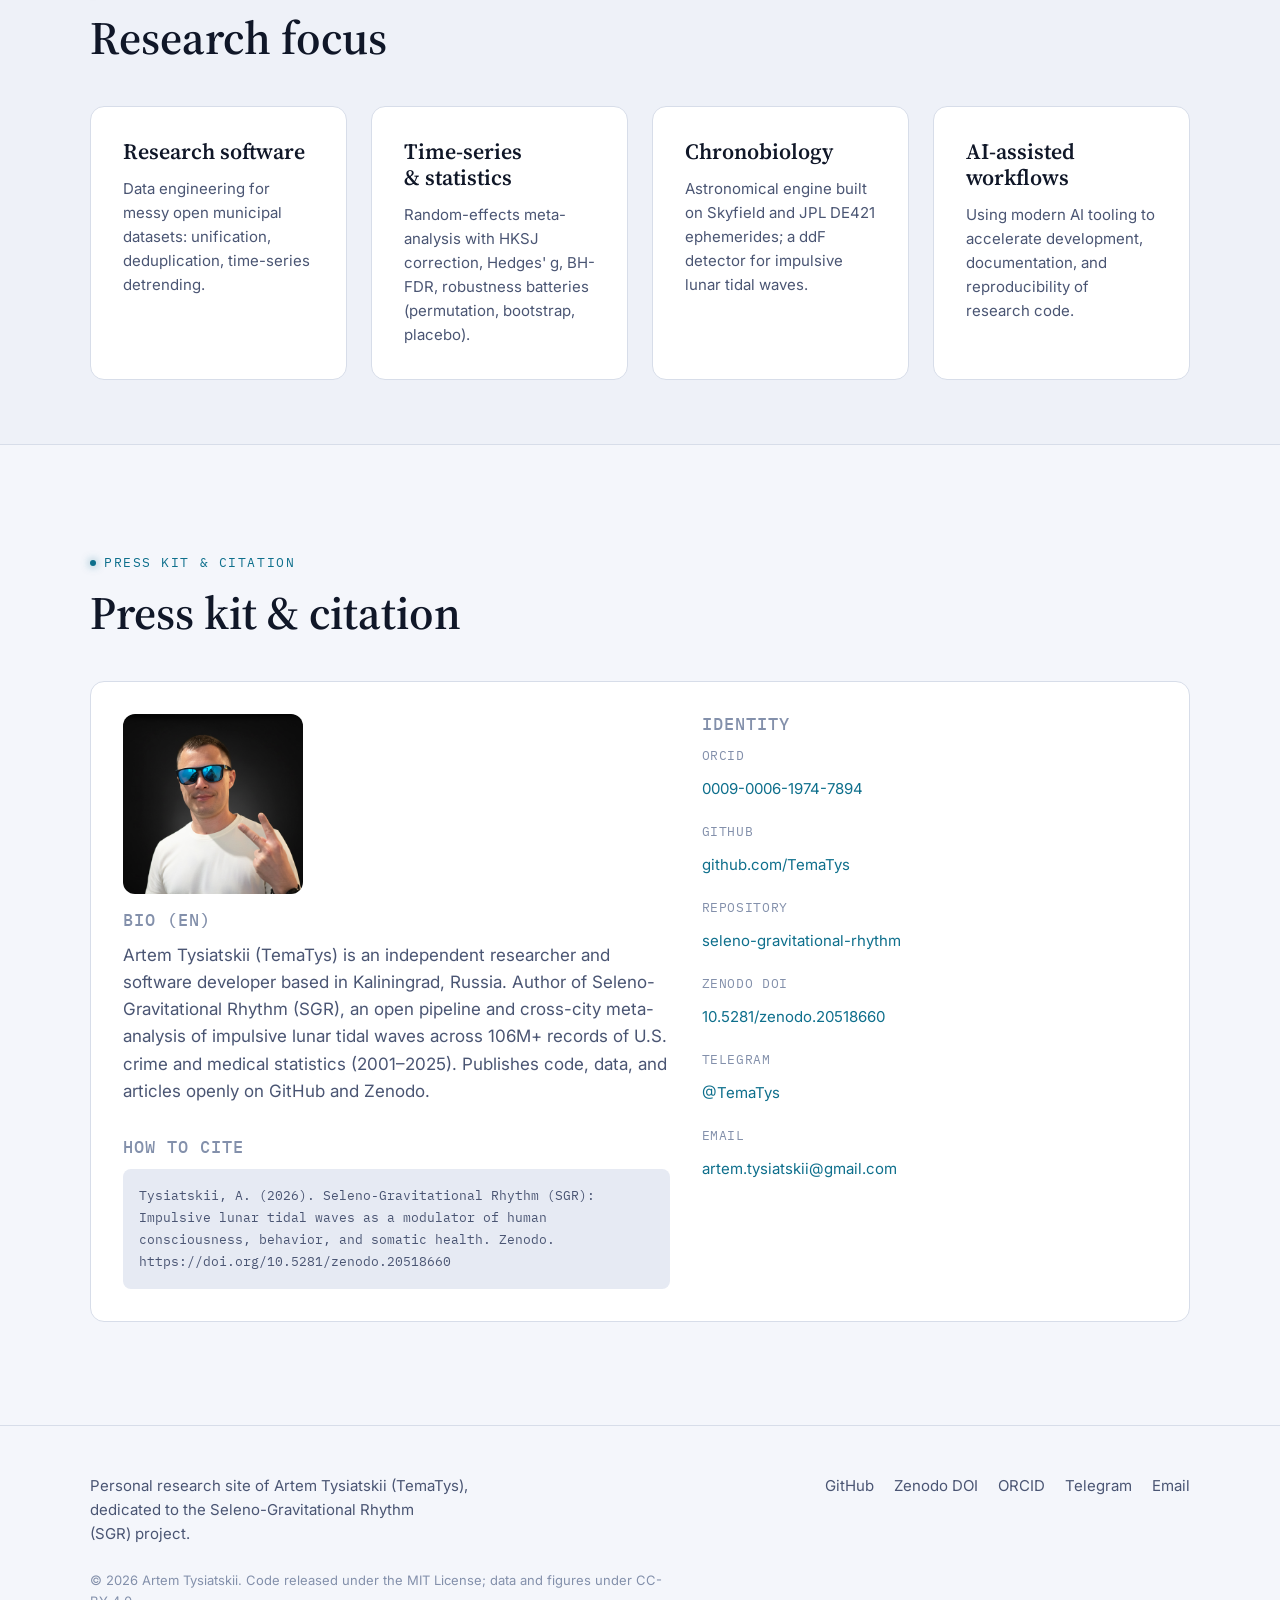
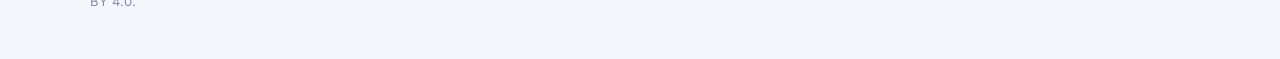
<file: en/index.html>
<!DOCTYPE html>
<html lang="en">
<head>
<meta charset="UTF-8">
<meta name="viewport" content="width=device-width, initial-scale=1.0">
<title>Artem Tysiatskii — Independent Researcher, Author of Seleno-Gravitational Rhythm (SGR)</title>
<meta name="description" content="Artem Tysiatskii (TemaTys) is an independent researcher and software developer based in Kaliningrad. Author of SGR: an open pipeline and cross-city meta-analysis of 106M+ records on lunar tidal waves, behavior, and health.">
<link rel="canonical" href="https://tysiatskii.com/">
<link rel="alternate" hreflang="ru" href="https://tysiatskii.com/">
<link rel="alternate" hreflang="en" href="https://tysiatskii.com/en/">
<link rel="alternate" hreflang="x-default" href="https://tysiatskii.com/">
<meta name="robots" content="index, follow, max-image-preview:large">
<meta property="og:type" content="profile">
<meta property="og:title" content="Artem Tysiatskii — Independent Researcher, Author of Seleno-Gravitational Rhythm (SGR)">
<meta property="og:description" content="Artem Tysiatskii (TemaTys) is an independent researcher and software developer based in Kaliningrad. Author of SGR: an open pipeline and cross-city meta-analysis of 106M+ records on lunar tidal waves, behavior, and health.">
<meta property="og:url" content="https://tysiatskii.com/">
<meta property="og:image" content="https://tysiatskii.com/assets/img/og-cover.png">
<meta property="og:locale" content="en_US">
<meta name="twitter:card" content="summary_large_image">
<meta name="twitter:title" content="Artem Tysiatskii — Independent Researcher, Author of Seleno-Gravitational Rhythm (SGR)">
<meta name="twitter:description" content="Artem Tysiatskii (TemaTys) is an independent researcher and software developer based in Kaliningrad. Author of SGR: an open pipeline and cross-city meta-analysis of 106M+ records on lunar tidal waves, behavior, and health.">
<meta name="twitter:image" content="https://tysiatskii.com/assets/img/og-cover.png">
<link rel="icon" type="image/png" sizes="32x32" href="../assets/img/favicon-32.png">
<link rel="apple-touch-icon" href="../assets/img/apple-touch-icon.png">
<link rel="preconnect" href="https://fonts.googleapis.com">
<link rel="preconnect" href="https://fonts.gstatic.com" crossorigin>
<link href="https://fonts.googleapis.com/css2?family=Source+Serif+4:opsz,wght@8..60,400;8..60,600;8..60,700&family=Inter:wght@400;500;600;700&family=IBM+Plex+Mono:wght@400;500&display=swap" rel="stylesheet">
<link rel="stylesheet" href="../assets/css/tokens.css">
<link rel="stylesheet" href="../assets/css/base.css">
<link rel="stylesheet" href="../assets/css/main.css">
<script type="application/ld+json">{"@context": "https://schema.org", "@type": "Person", "@id": "https://tysiatskii.com/#person", "name": "Artem Tysiatskii", "alternateName": "TemaTys", "jobTitle": "Independent researcher and software developer", "description": "Artem Tysiatskii (TemaTys) is an independent researcher and software developer based in Kaliningrad, Russia. Author of Seleno-Gravitational Rhythm (SGR), an open pipeline and cross-city meta-analysis of impulsive lunar tidal waves across 106M+ records of U.S. crime and medical statistics (2001–2025). Publishes code, data, and articles openly on GitHub and Zenodo.", "url": "https://tysiatskii.com/", "image": "https://tysiatskii.com/assets/img/artem-tysiatskii.jpg", "email": "mailto:artem.tysiatskii@gmail.com", "address": {"@type": "PostalAddress", "addressLocality": "Kaliningrad", "addressCountry": "RU"}, "sameAs": ["https://github.com/TemaTys", "https://github.com/TemaTys/seleno-gravitational-rhythm", "https://orcid.org/0009-0006-1974-7894", "https://doi.org/10.5281/zenodo.20518660", "https://t.me/TemaTys"]}</script>
</head>
<body>
<a class="skip-link" href="#main">Skip to content</a>
<header class="site-header" data-site-header>
  <div class="wrap site-header__inner">
    <a class="brand" href="../en/index.html">
      <svg class="brand__mark" viewBox="0 0 40 40" fill="none" xmlns="http://www.w3.org/2000/svg" aria-hidden="true">
  <circle cx="20" cy="20" r="17.5" stroke="currentColor" stroke-width="1.4" opacity="0.55"/>
  <path d="M20 3.5C13 8 13 32 20 36.5" stroke="currentColor" stroke-width="1.2" opacity="0.4"/>
  <path d="M4 22c3-6 6-9 9-9s5 7 8 7 5-11 9-11 6 5 6 5" stroke="currentColor" stroke-width="1.6" stroke-linecap="round" stroke-linejoin="round"/>
  <circle cx="30" cy="10" r="2" fill="currentColor"/>
</svg>
      <span class="brand__text">
        <span class="brand__name">Artem Tysiatskii</span>
        <span class="brand__tag">SGR &middot; Independent researcher</span>
      </span>
    </a>
    <nav class="main-nav" aria-label="Primary">
      <ul class="main-nav__list">
          <li><a href="../en/index.html" aria-current="page">Home</a></li>
          <li><a href="../en/hypothesis/index.html">Hypothesis & paper</a></li>
          <li><a href="../en/data/index.html">Data</a></li>
          <li><a href="../en/faq/index.html">FAQ</a></li>
      </ul>
      <div class="lang-switch" role="group" aria-label="Language">
          <a href="../index.html" aria-current="false">RU</a>
          <a href="../en/index.html" aria-current="true">EN</a>
        </div>
      <button class="theme-toggle" data-theme-toggle aria-label="Toggle theme" type="button"></button>
      <button class="nav-toggle" data-nav-toggle aria-label="Toggle menu" aria-expanded="false" type="button">
        <svg width="20" height="20" viewBox="0 0 24 24" fill="none" stroke="currentColor" stroke-width="2"><path d="M3 6h18M3 12h18M3 18h18"/></svg>
      </button>
    </nav>
  </div>
</header>
<main id="main">

<section class="hero">
  <div class="wrap hero__grid" style="grid-template-columns: 1.1fr 0.9fr;">
    <div>
      <span class="eyebrow">Person &middot; About</span>
      <h1>Artem Tysiatskii</h1>
      <p style="font-size:var(--text-lg);color:var(--color-text-muted);margin-top:var(--space-3)">Independent researcher and software developer &middot; Kaliningrad, Russia</p>
      <p class="hero__lede">I build reproducible data systems to test difficult hypotheses about biological rhythms, behavior, and population-level data.</p>
      <div class="voice-block" style="margin-top:var(--space-8)">
        <span class="voice-block__label">Neutral description</span>
        <p style="margin-top:0">Open-source framework for testing associations between lunar tidal dynamics and population-level behavioral, crime, and health data.</p>
      </div>
      <div class="btn-row" style="margin-top:var(--space-8)">
        <a class="btn btn--primary" href="../en/hypothesis/index.html">Read the research</a>
        <a class="btn btn--outline" href="https://github.com/TemaTys/seleno-gravitational-rhythm">GitHub</a>
        <a class="btn btn--outline" href="https://doi.org/10.5281/zenodo.20518660">DOI (Zenodo)</a>
      </div>
    </div>
    <div class="hero__visual">
      <svg class="orbit-svg" viewBox="0 0 480 480" fill="none" xmlns="http://www.w3.org/2000/svg" role="img" aria-label="">
  <circle cx="240" cy="240" r="180" stroke="currentColor" stroke-width="1" opacity="0.25"/>
  <circle cx="240" cy="240" r="130" stroke="currentColor" stroke-width="1" opacity="0.18"/>
  <circle cx="240" cy="60" r="6" fill="currentColor" opacity="0.9"/>
  <path d="M60 260c30-55 65-82 100-82s55 70 90 70 60-120 100-120 70 55 70 55"
        stroke="currentColor" stroke-width="2" stroke-linecap="round" fill="none" opacity="0.75"/>
  <g opacity="0.6">
    <circle cx="90" cy="120" r="1.6" fill="currentColor"/>
    <circle cx="140" cy="90" r="1.2" fill="currentColor"/>
    <circle cx="380" cy="110" r="1.6" fill="currentColor"/>
    <circle cx="410" cy="360" r="1.2" fill="currentColor"/>
    <circle cx="70" cy="380" r="1.4" fill="currentColor"/>
  </g>
</svg>
    </div>
  </div>
</section>

<section class="section section--tight">
  <div class="wrap">
    <div class="section-head">
      <span class="eyebrow">Evidence</span>
      <h2>Why the data can be trusted</h2>
      <p>Three pillars underpin the verifiability of the SGR project.</p>
    </div>
    <div class="card-grid">
      <div class="card">
        <svg class="card__icon" viewBox="0 0 24 24" fill="none" xmlns="http://www.w3.org/2000/svg" aria-hidden="true">
  <ellipse cx="12" cy="5" rx="8" ry="3" stroke="currentColor" stroke-width="1.6"/>
  <path d="M4 5v6c0 1.7 3.6 3 8 3s8-1.3 8-3V5M4 11v6c0 1.7 3.6 3 8 3s8-1.3 8-3v-6" stroke="currentColor" stroke-width="1.6"/>
</svg>
        <h3>106M+ public records</h3>
        <p>7 official open databases, 5 U.S. metropolitan areas (Chicago, Los Angeles, New York, Philadelphia, San Francisco), 2001–2025.</p>
      </div>
      <div class="card">
        <svg class="card__icon" viewBox="0 0 24 24" fill="none" xmlns="http://www.w3.org/2000/svg" aria-hidden="true">
  <circle cx="12" cy="12" r="9" stroke="currentColor" stroke-width="1.6"/>
  <path d="M8 12.5l2.5 2.5L16 9.5" stroke="currentColor" stroke-width="1.8" stroke-linecap="round" stroke-linejoin="round"/>
</svg>
        <h3>Reproducible research</h3>
        <p>Open Python pipeline, pinned library versions (requirements.txt), Zenodo archive with a permanent DOI.</p>
      </div>
      <div class="card">
        <svg class="card__icon" viewBox="0 0 24 24" fill="none" xmlns="http://www.w3.org/2000/svg" aria-hidden="true">
  <path d="M2 17c1.5-3 3-4.5 4.5-4.5S9 16 10.5 16s2-6 4-6 2.5 2.5 3.5 2.5S20 9 22 7" stroke="currentColor" stroke-width="1.8" stroke-linecap="round"/>
</svg>
        <h3>Independent verification welcome</h3>
        <p>Code, data, and detector thresholds are published in full; replication on other cities and countries is encouraged via GitHub Issues.</p>
      </div>
    </div>
  </div>
</section>

<section class="section section--tight" style="background:var(--color-surface-2);border-top:1px solid var(--color-divider);border-bottom:1px solid var(--color-divider);">
  <div class="wrap">
    <div class="section-head">
      <span class="eyebrow">Research focus</span>
      <h2>Research focus</h2>
    </div>
    <div class="card-grid card-grid--4">
        <div class="card">
          <h3>Research software</h3>
          <p>Data engineering for messy open municipal datasets: unification, deduplication, time-series detrending.</p>
        </div>
        <div class="card">
          <h3>Time-series & statistics</h3>
          <p>Random-effects meta-analysis with HKSJ correction, Hedges' g, BH-FDR, robustness batteries (permutation, bootstrap, placebo).</p>
        </div>
        <div class="card">
          <h3>Chronobiology</h3>
          <p>Astronomical engine built on Skyfield and JPL DE421 ephemerides; a ddF detector for impulsive lunar tidal waves.</p>
        </div>
        <div class="card">
          <h3>AI-assisted workflows</h3>
          <p>Using modern AI tooling to accelerate development, documentation, and reproducibility of research code.</p>
        </div>
    </div>
  </div>
</section>

<section class="section">
  <div class="wrap">
    <div class="section-head">
      <span class="eyebrow">Press kit & citation</span>
      <h2>Press kit & citation</h2>
    </div>
    <div class="kit">
      <div>
		<img src="../assets/img/artem-tysiatskii.jpg" alt="Artem Tysiatskii" style="width:180px;height:180px;object-fit:cover;border-radius:12px;margin-bottom:16px;">
        <h3>Bio (EN)</h3>
        <p style="color:var(--color-text-muted)">Artem Tysiatskii (TemaTys) is an independent researcher and software developer based in Kaliningrad, Russia. Author of Seleno-Gravitational Rhythm (SGR), an open pipeline and cross-city meta-analysis of impulsive lunar tidal waves across 106M+ records of U.S. crime and medical statistics (2001–2025). Publishes code, data, and articles openly on GitHub and Zenodo.</p>
        <h3 style="margin-top:var(--space-8)">How to cite</h3>
        <div class="citation-block">Tysiatskii, A. (2026). Seleno-Gravitational Rhythm (SGR): Impulsive lunar tidal waves as a modulator of human consciousness, behavior, and somatic health. Zenodo. https://doi.org/10.5281/zenodo.20518660</div>
      </div>
      <div>
        <h3>Identity</h3>
        <dl class="identity-list">
          <dt>ORCID</dt>
          <dd><a href="https://orcid.org/0009-0006-1974-7894">0009-0006-1974-7894</a></dd>
          <dt>GitHub</dt>
          <dd><a href="https://github.com/TemaTys">github.com/TemaTys</a></dd>
          <dt>Repository</dt>
          <dd><a href="https://github.com/TemaTys/seleno-gravitational-rhythm">seleno-gravitational-rhythm</a></dd>
          <dt>Zenodo DOI</dt>
          <dd><a href="https://doi.org/10.5281/zenodo.20518660">10.5281/zenodo.20518660</a></dd>
          <dt>Telegram</dt>
          <dd><a href="https://t.me/TemaTys">@TemaTys</a></dd>
          <dt>Email</dt>
          <dd><a href="mailto:artem.tysiatskii@gmail.com">artem.tysiatskii@gmail.com</a></dd>
        </dl>
      </div>
    </div>
  </div>
</section>

</main>
<footer class="site-footer">
  <div class="wrap site-footer__inner">
    <p style="max-width:46ch">Personal research site of Artem Tysiatskii (TemaTys), dedicated to the Seleno-Gravitational Rhythm (SGR) project.</p>
    <div class="footer-links">
        <a href="https://github.com/TemaTys/seleno-gravitational-rhythm" target="_blank" rel="noopener noreferrer">GitHub</a>
        <a href="https://doi.org/10.5281/zenodo.20518660" target="_blank" rel="noopener noreferrer">Zenodo DOI</a>
        <a href="https://orcid.org/0009-0006-1974-7894" target="_blank" rel="noopener noreferrer">ORCID</a>
        <a href="https://t.me/TemaTys" target="_blank" rel="noopener noreferrer">Telegram</a>
        <a href="mailto:artem.tysiatskii@gmail.com" target="_blank" rel="noopener noreferrer">Email</a>
    </div>
  </div>
  <div class="wrap"><p class="note" style="margin-top:var(--space-6)">© <span data-year>2026</span> Artem Tysiatskii. Code released under the MIT License; data and figures under CC-BY 4.0.</p></div>
</footer>
<script src="../assets/js/main.js"></script>
</body>
</html>
</file>
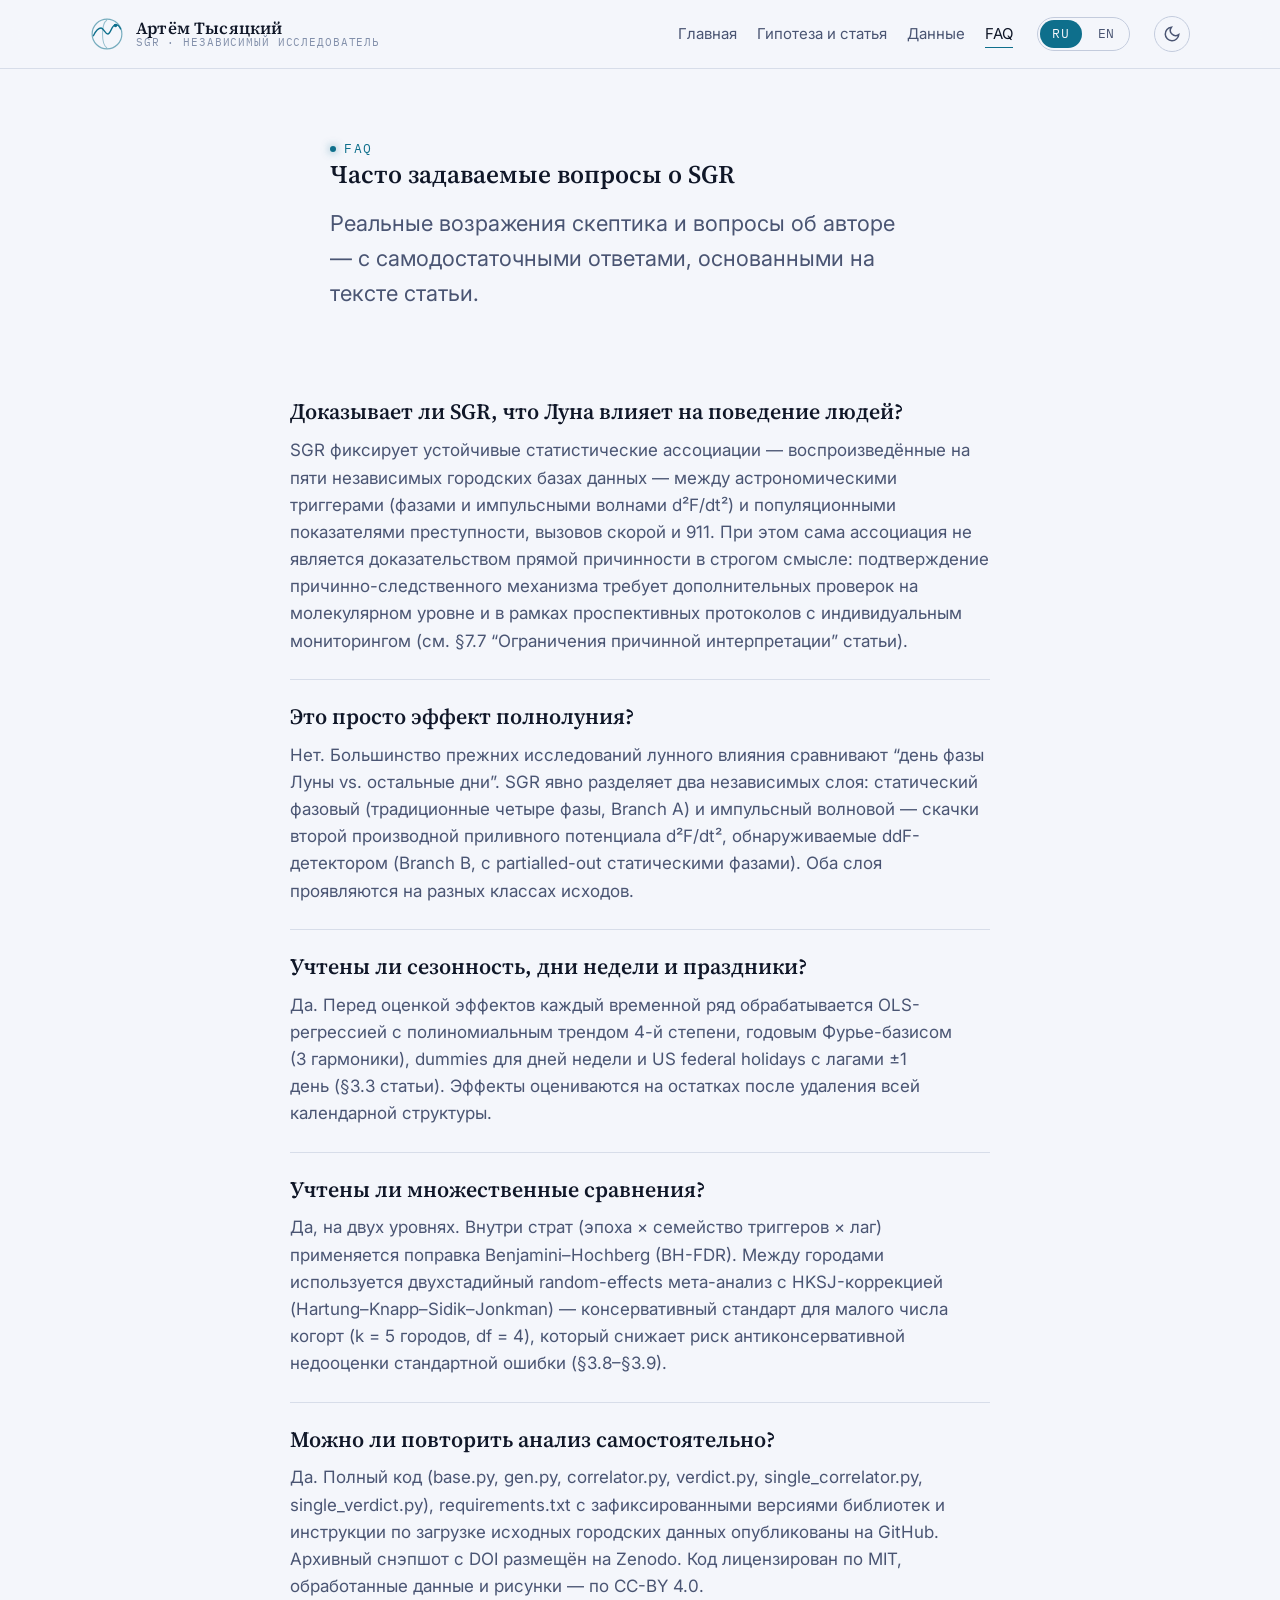
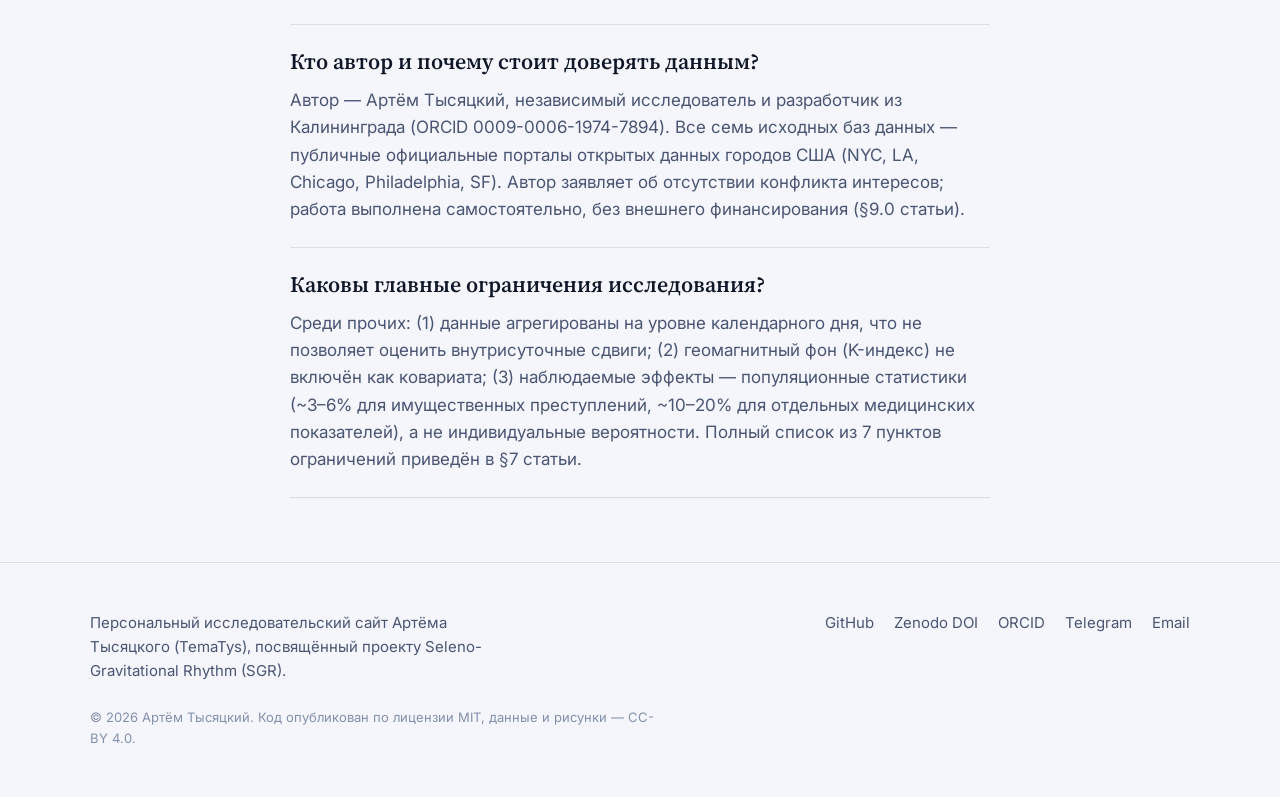
<file: faq/index.html>
<!DOCTYPE html>
<html lang="ru">
<head>
<meta charset="UTF-8">
<meta name="viewport" content="width=device-width, initial-scale=1.0">
<title>FAQ — Seleno-Gravitational Rhythm (SGR) | Артём Тысяцкий</title>
<meta name="description" content="Ответы на частые вопросы о проекте SGR: доказывает ли исследование влияние Луны на поведение, учтены ли множественные сравнения, можно ли повторить анализ самостоятельно, и кто автор.">
<link rel="canonical" href="https://tysiatskii.com/faq">
<link rel="alternate" hreflang="ru" href="https://tysiatskii.com/faq">
<link rel="alternate" hreflang="en" href="https://tysiatskii.com/en/faq">
<link rel="alternate" hreflang="x-default" href="https://tysiatskii.com/faq">
<meta name="robots" content="index, follow, max-image-preview:large">
<meta property="og:type" content="website">
<meta property="og:title" content="FAQ — Seleno-Gravitational Rhythm (SGR) | Артём Тысяцкий">
<meta property="og:description" content="Ответы на частые вопросы о проекте SGR: доказывает ли исследование влияние Луны на поведение, учтены ли множественные сравнения, можно ли повторить анализ самостоятельно, и кто автор.">
<meta property="og:url" content="https://tysiatskii.com/faq">
<meta property="og:image" content="https://tysiatskii.com/assets/img/og-cover.png">
<meta property="og:locale" content="ru_RU">
<meta name="twitter:card" content="summary_large_image">
<meta name="twitter:title" content="FAQ — Seleno-Gravitational Rhythm (SGR) | Артём Тысяцкий">
<meta name="twitter:description" content="Ответы на частые вопросы о проекте SGR: доказывает ли исследование влияние Луны на поведение, учтены ли множественные сравнения, можно ли повторить анализ самостоятельно, и кто автор.">
<meta name="twitter:image" content="https://tysiatskii.com/assets/img/og-cover.png">
<link rel="icon" type="image/png" sizes="32x32" href="../assets/img/favicon-32.png">
<link rel="apple-touch-icon" href="../assets/img/apple-touch-icon.png">
<link rel="preconnect" href="https://fonts.googleapis.com">
<link rel="preconnect" href="https://fonts.gstatic.com" crossorigin>
<link href="https://fonts.googleapis.com/css2?family=Source+Serif+4:opsz,wght@8..60,400;8..60,600;8..60,700&family=Inter:wght@400;500;600;700&family=IBM+Plex+Mono:wght@400;500&display=swap" rel="stylesheet">
<link rel="stylesheet" href="../assets/css/tokens.css">
<link rel="stylesheet" href="../assets/css/base.css">
<link rel="stylesheet" href="../assets/css/main.css">
<script type="application/ld+json">{"@context": "https://schema.org", "@type": "FAQPage", "mainEntity": [{"@type": "Question", "name": "Доказывает ли SGR, что Луна влияет на поведение людей?", "acceptedAnswer": {"@type": "Answer", "text": "SGR фиксирует устойчивые статистические ассоциации — воспроизведённые на пяти независимых городских базах данных — между астрономическими триггерами (фазами и импульсными волнами d²F/dt²) и популяционными показателями преступности, вызовов скорой и 911. При этом сама ассоциация не является доказательством прямой причинности в строгом смысле: подтверждение причинно-следственного механизма требует дополнительных проверок на молекулярном уровне и в рамках проспективных протоколов с индивидуальным мониторингом (см. §7.7 “Ограничения причинной интерпретации” статьи)."}}, {"@type": "Question", "name": "Это просто эффект полнолуния?", "acceptedAnswer": {"@type": "Answer", "text": "Нет. Большинство прежних исследований лунного влияния сравнивают “день фазы Луны vs. остальные дни”. SGR явно разделяет два независимых слоя: статический фазовый (традиционные четыре фазы, Branch A) и импульсный волновой — скачки второй производной приливного потенциала d²F/dt², обнаруживаемые ddF-детектором (Branch B, с partialled-out статическими фазами). Оба слоя проявляются на разных классах исходов."}}, {"@type": "Question", "name": "Учтены ли сезонность, дни недели и праздники?", "acceptedAnswer": {"@type": "Answer", "text": "Да. Перед оценкой эффектов каждый временной ряд обрабатывается OLS-регрессией с полиномиальным трендом 4-й степени, годовым Фурье-базисом (3 гармоники), dummies для дней недели и US federal holidays с лагами ±1 день (§3.3 статьи). Эффекты оцениваются на остатках после удаления всей календарной структуры."}}, {"@type": "Question", "name": "Учтены ли множественные сравнения?", "acceptedAnswer": {"@type": "Answer", "text": "Да, на двух уровнях. Внутри страт (эпоха × семейство триггеров × лаг) применяется поправка Benjamini–Hochberg (BH-FDR). Между городами используется двухстадийный random-effects мета-анализ с HKSJ-коррекцией (Hartung–Knapp–Sidik–Jonkman) — консервативный стандарт для малого числа когорт (k = 5 городов, df = 4), который снижает риск антиконсервативной недооценки стандартной ошибки (§3.8–§3.9)."}}, {"@type": "Question", "name": "Можно ли повторить анализ самостоятельно?", "acceptedAnswer": {"@type": "Answer", "text": "Да. Полный код (base.py, gen.py, correlator.py, verdict.py, single_correlator.py, single_verdict.py), requirements.txt с зафиксированными версиями библиотек и инструкции по загрузке исходных городских данных опубликованы на GitHub. Архивный снэпшот с DOI размещён на Zenodo. Код лицензирован по MIT, обработанные данные и рисунки — по CC-BY 4.0."}}, {"@type": "Question", "name": "Кто автор и почему стоит доверять данным?", "acceptedAnswer": {"@type": "Answer", "text": "Автор — Артём Тысяцкий, независимый исследователь и разработчик из Калининграда (ORCID 0009-0006-1974-7894). Все семь исходных баз данных — публичные официальные порталы открытых данных городов США (NYC, LA, Chicago, Philadelphia, SF). Автор заявляет об отсутствии конфликта интересов; работа выполнена самостоятельно, без внешнего финансирования (§9.0 статьи)."}}, {"@type": "Question", "name": "Каковы главные ограничения исследования?", "acceptedAnswer": {"@type": "Answer", "text": "Среди прочих: (1) данные агрегированы на уровне календарного дня, что не позволяет оценить внутрисуточные сдвиги; (2) геомагнитный фон (K-индекс) не включён как ковариата; (3) наблюдаемые эффекты — популяционные статистики (~3–6% для имущественных преступлений, ~10–20% для отдельных медицинских показателей), а не индивидуальные вероятности. Полный список из 7 пунктов ограничений приведён в §7 статьи."}}]}</script>
</head>
<body>
<a class="skip-link" href="#main">Перейти к содержимому</a>
<header class="site-header" data-site-header>
  <div class="wrap site-header__inner">
    <a class="brand" href="../index.html">
      <svg class="brand__mark" viewBox="0 0 40 40" fill="none" xmlns="http://www.w3.org/2000/svg" aria-hidden="true">
  <circle cx="20" cy="20" r="17.5" stroke="currentColor" stroke-width="1.4" opacity="0.55"/>
  <path d="M20 3.5C13 8 13 32 20 36.5" stroke="currentColor" stroke-width="1.2" opacity="0.4"/>
  <path d="M4 22c3-6 6-9 9-9s5 7 8 7 5-11 9-11 6 5 6 5" stroke="currentColor" stroke-width="1.6" stroke-linecap="round" stroke-linejoin="round"/>
  <circle cx="30" cy="10" r="2" fill="currentColor"/>
</svg>
      <span class="brand__text">
        <span class="brand__name">Артём Тысяцкий</span>
        <span class="brand__tag">SGR &middot; Независимый исследователь</span>
      </span>
    </a>
    <nav class="main-nav" aria-label="Primary">
      <ul class="main-nav__list">
          <li><a href="../index.html">Главная</a></li>
          <li><a href="../hypothesis/index.html">Гипотеза и статья</a></li>
          <li><a href="../data/index.html">Данные</a></li>
          <li><a href="../faq/index.html" aria-current="page">FAQ</a></li>
      </ul>
      <div class="lang-switch" role="group" aria-label="Language">
          <a href="../faq/index.html" aria-current="true">RU</a>
          <a href="../en/faq/index.html" aria-current="false">EN</a>
        </div>
      <button class="theme-toggle" data-theme-toggle aria-label="Toggle theme" type="button"></button>
      <button class="nav-toggle" data-nav-toggle aria-label="Toggle menu" aria-expanded="false" type="button">
        <svg width="20" height="20" viewBox="0 0 24 24" fill="none" stroke="currentColor" stroke-width="2"><path d="M3 6h18M3 12h18M3 18h18"/></svg>
      </button>
    </nav>
  </div>
</header>
<main id="main">

<section class="section section--tight">
  <div class="wrap wrap--prose">
    <span class="eyebrow">FAQ</span>
    <h1>Часто задаваемые вопросы о SGR</h1>
    <p class="hero__lede" style="margin-top:var(--space-4)">Реальные возражения скептика и вопросы об авторе — с самодостаточными ответами, основанными на тексте статьи.</p>
  </div>
</section>
<section class="section section--tight" style="padding-top:0">
  <div class="wrap">
    <div class="faq-list">
      <div class="faq-item">
        <h3>Доказывает ли SGR, что Луна влияет на поведение людей?</h3>
        <p>SGR фиксирует устойчивые статистические ассоциации — воспроизведённые на пяти независимых городских базах данных — между астрономическими триггерами (фазами и импульсными волнами d²F/dt²) и популяционными показателями преступности, вызовов скорой и 911. При этом сама ассоциация не является доказательством прямой причинности в строгом смысле: подтверждение причинно-следственного механизма требует дополнительных проверок на молекулярном уровне и в рамках проспективных протоколов с индивидуальным мониторингом (см. §7.7 “Ограничения причинной интерпретации” статьи).</p>
      </div>
      <div class="faq-item">
        <h3>Это просто эффект полнолуния?</h3>
        <p>Нет. Большинство прежних исследований лунного влияния сравнивают “день фазы Луны vs. остальные дни”. SGR явно разделяет два независимых слоя: статический фазовый (традиционные четыре фазы, Branch A) и импульсный волновой — скачки второй производной приливного потенциала d²F/dt², обнаруживаемые ddF-детектором (Branch B, с partialled-out статическими фазами). Оба слоя проявляются на разных классах исходов.</p>
      </div>
      <div class="faq-item">
        <h3>Учтены ли сезонность, дни недели и праздники?</h3>
        <p>Да. Перед оценкой эффектов каждый временной ряд обрабатывается OLS-регрессией с полиномиальным трендом 4-й степени, годовым Фурье-базисом (3 гармоники), dummies для дней недели и US federal holidays с лагами ±1 день (§3.3 статьи). Эффекты оцениваются на остатках после удаления всей календарной структуры.</p>
      </div>
      <div class="faq-item">
        <h3>Учтены ли множественные сравнения?</h3>
        <p>Да, на двух уровнях. Внутри страт (эпоха × семейство триггеров × лаг) применяется поправка Benjamini–Hochberg (BH-FDR). Между городами используется двухстадийный random-effects мета-анализ с HKSJ-коррекцией (Hartung–Knapp–Sidik–Jonkman) — консервативный стандарт для малого числа когорт (k = 5 городов, df = 4), который снижает риск антиконсервативной недооценки стандартной ошибки (§3.8–§3.9).</p>
      </div>
      <div class="faq-item">
        <h3>Можно ли повторить анализ самостоятельно?</h3>
        <p>Да. Полный код (base.py, gen.py, correlator.py, verdict.py, single_correlator.py, single_verdict.py), requirements.txt с зафиксированными версиями библиотек и инструкции по загрузке исходных городских данных опубликованы на GitHub. Архивный снэпшот с DOI размещён на Zenodo. Код лицензирован по MIT, обработанные данные и рисунки — по CC-BY 4.0.</p>
      </div>
      <div class="faq-item">
        <h3>Кто автор и почему стоит доверять данным?</h3>
        <p>Автор — Артём Тысяцкий, независимый исследователь и разработчик из Калининграда (ORCID 0009-0006-1974-7894). Все семь исходных баз данных — публичные официальные порталы открытых данных городов США (NYC, LA, Chicago, Philadelphia, SF). Автор заявляет об отсутствии конфликта интересов; работа выполнена самостоятельно, без внешнего финансирования (§9.0 статьи).</p>
      </div>
      <div class="faq-item">
        <h3>Каковы главные ограничения исследования?</h3>
        <p>Среди прочих: (1) данные агрегированы на уровне календарного дня, что не позволяет оценить внутрисуточные сдвиги; (2) геомагнитный фон (K-индекс) не включён как ковариата; (3) наблюдаемые эффекты — популяционные статистики (~3–6% для имущественных преступлений, ~10–20% для отдельных медицинских показателей), а не индивидуальные вероятности. Полный список из 7 пунктов ограничений приведён в §7 статьи.</p>
      </div>
    </div>
  </div>
</section>

</main>
<footer class="site-footer">
  <div class="wrap site-footer__inner">
    <p style="max-width:46ch">Персональный исследовательский сайт Артёма Тысяцкого (TemaTys), посвящённый проекту Seleno-Gravitational Rhythm (SGR).</p>
    <div class="footer-links">
        <a href="https://github.com/TemaTys/seleno-gravitational-rhythm" target="_blank" rel="noopener noreferrer">GitHub</a>
        <a href="https://doi.org/10.5281/zenodo.20518660" target="_blank" rel="noopener noreferrer">Zenodo DOI</a>
        <a href="https://orcid.org/0009-0006-1974-7894" target="_blank" rel="noopener noreferrer">ORCID</a>
        <a href="https://t.me/TemaTys" target="_blank" rel="noopener noreferrer">Telegram</a>
        <a href="mailto:artem.tysiatskii@gmail.com" target="_blank" rel="noopener noreferrer">Email</a>
    </div>
  </div>
  <div class="wrap"><p class="note" style="margin-top:var(--space-6)">© <span data-year>2026</span> Артём Тысяцкий. Код опубликован по лицензии MIT, данные и рисунки — CC-BY 4.0.</p></div>
</footer>
<script src="../assets/js/main.js"></script>
</body>
</html>
</file>
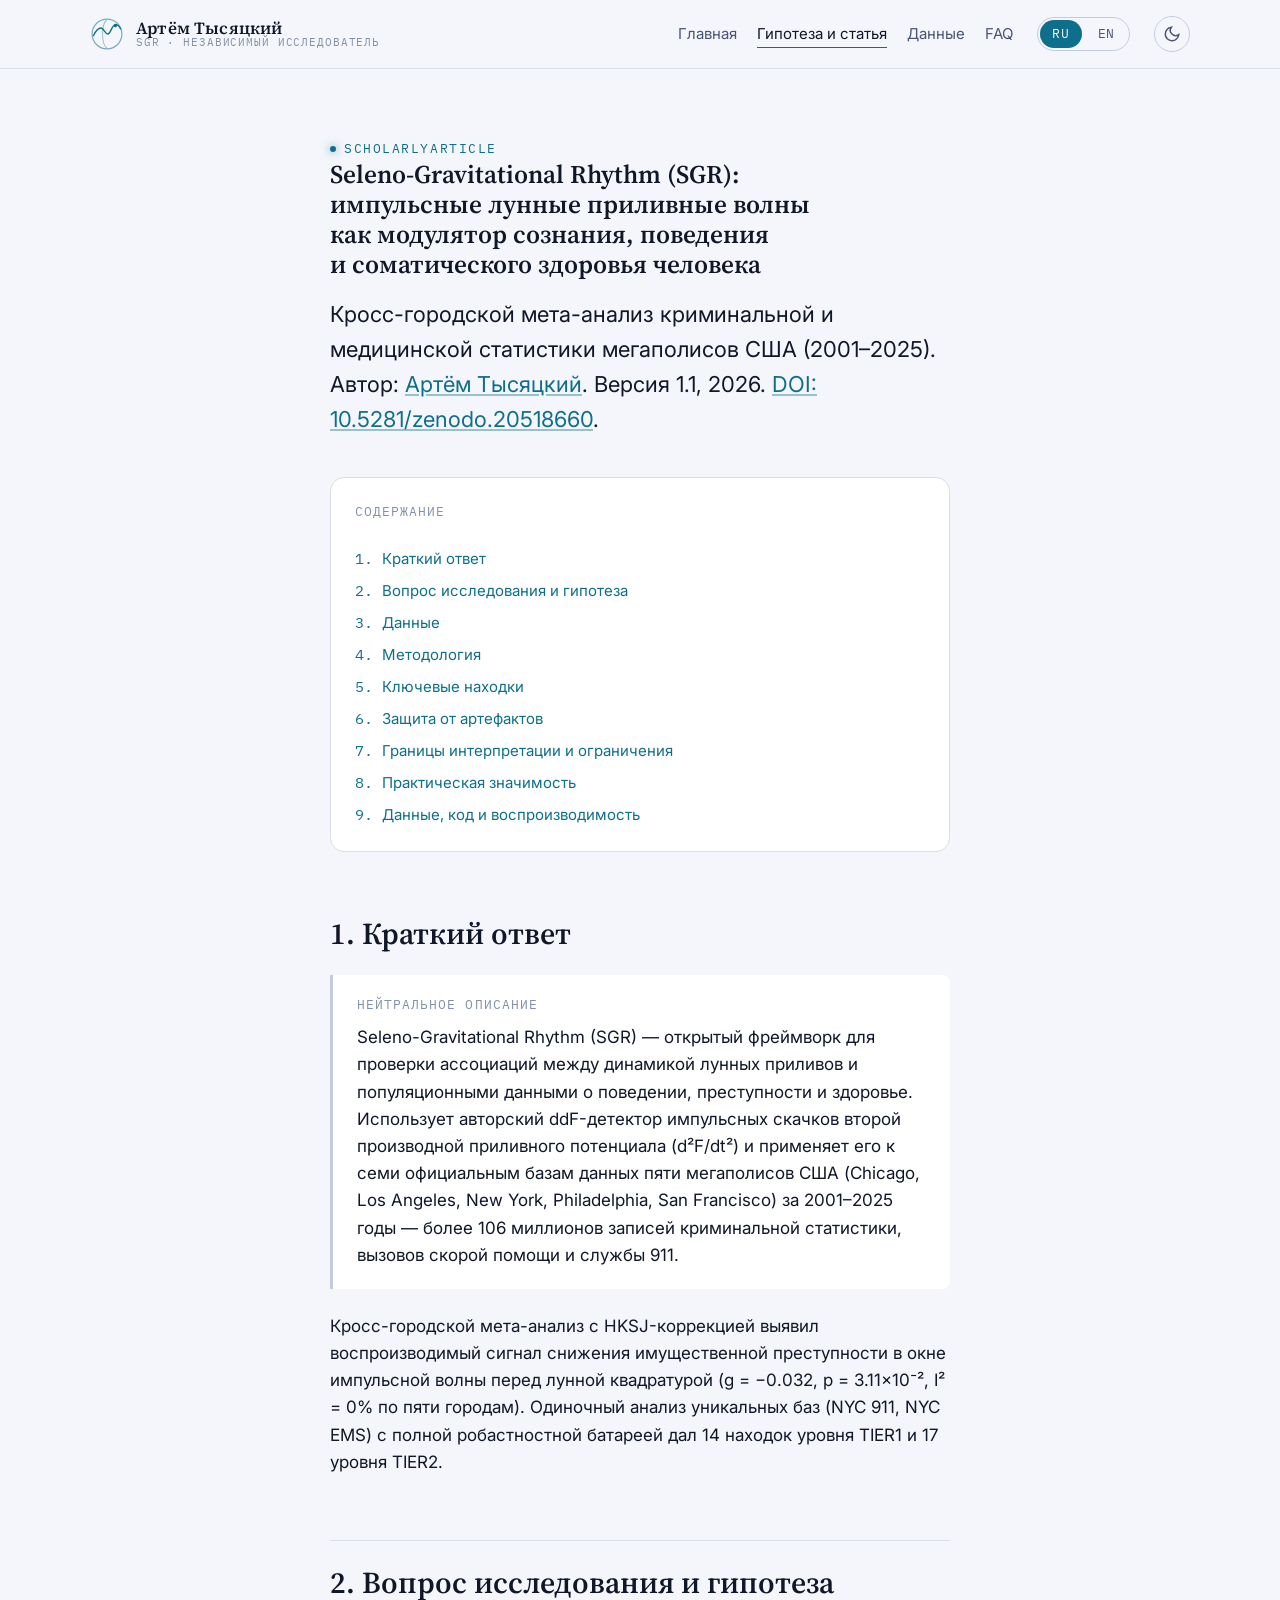
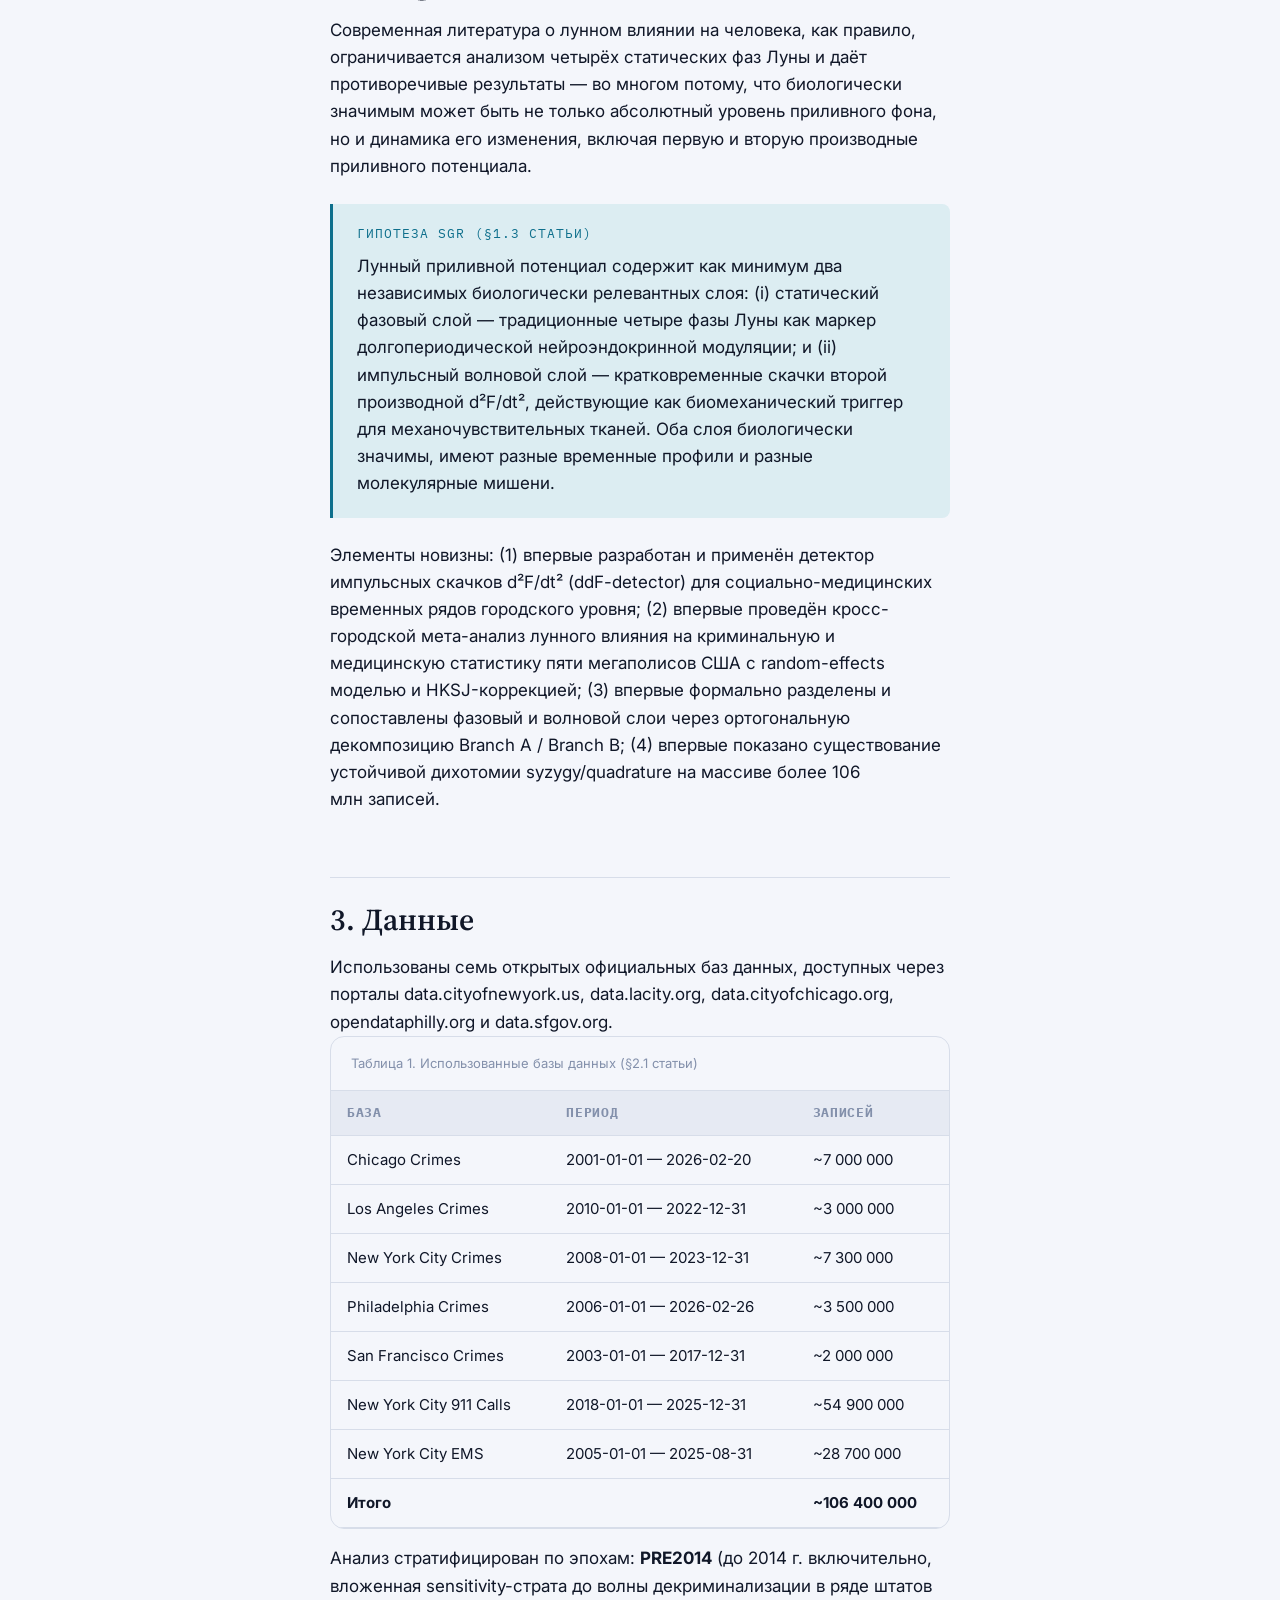
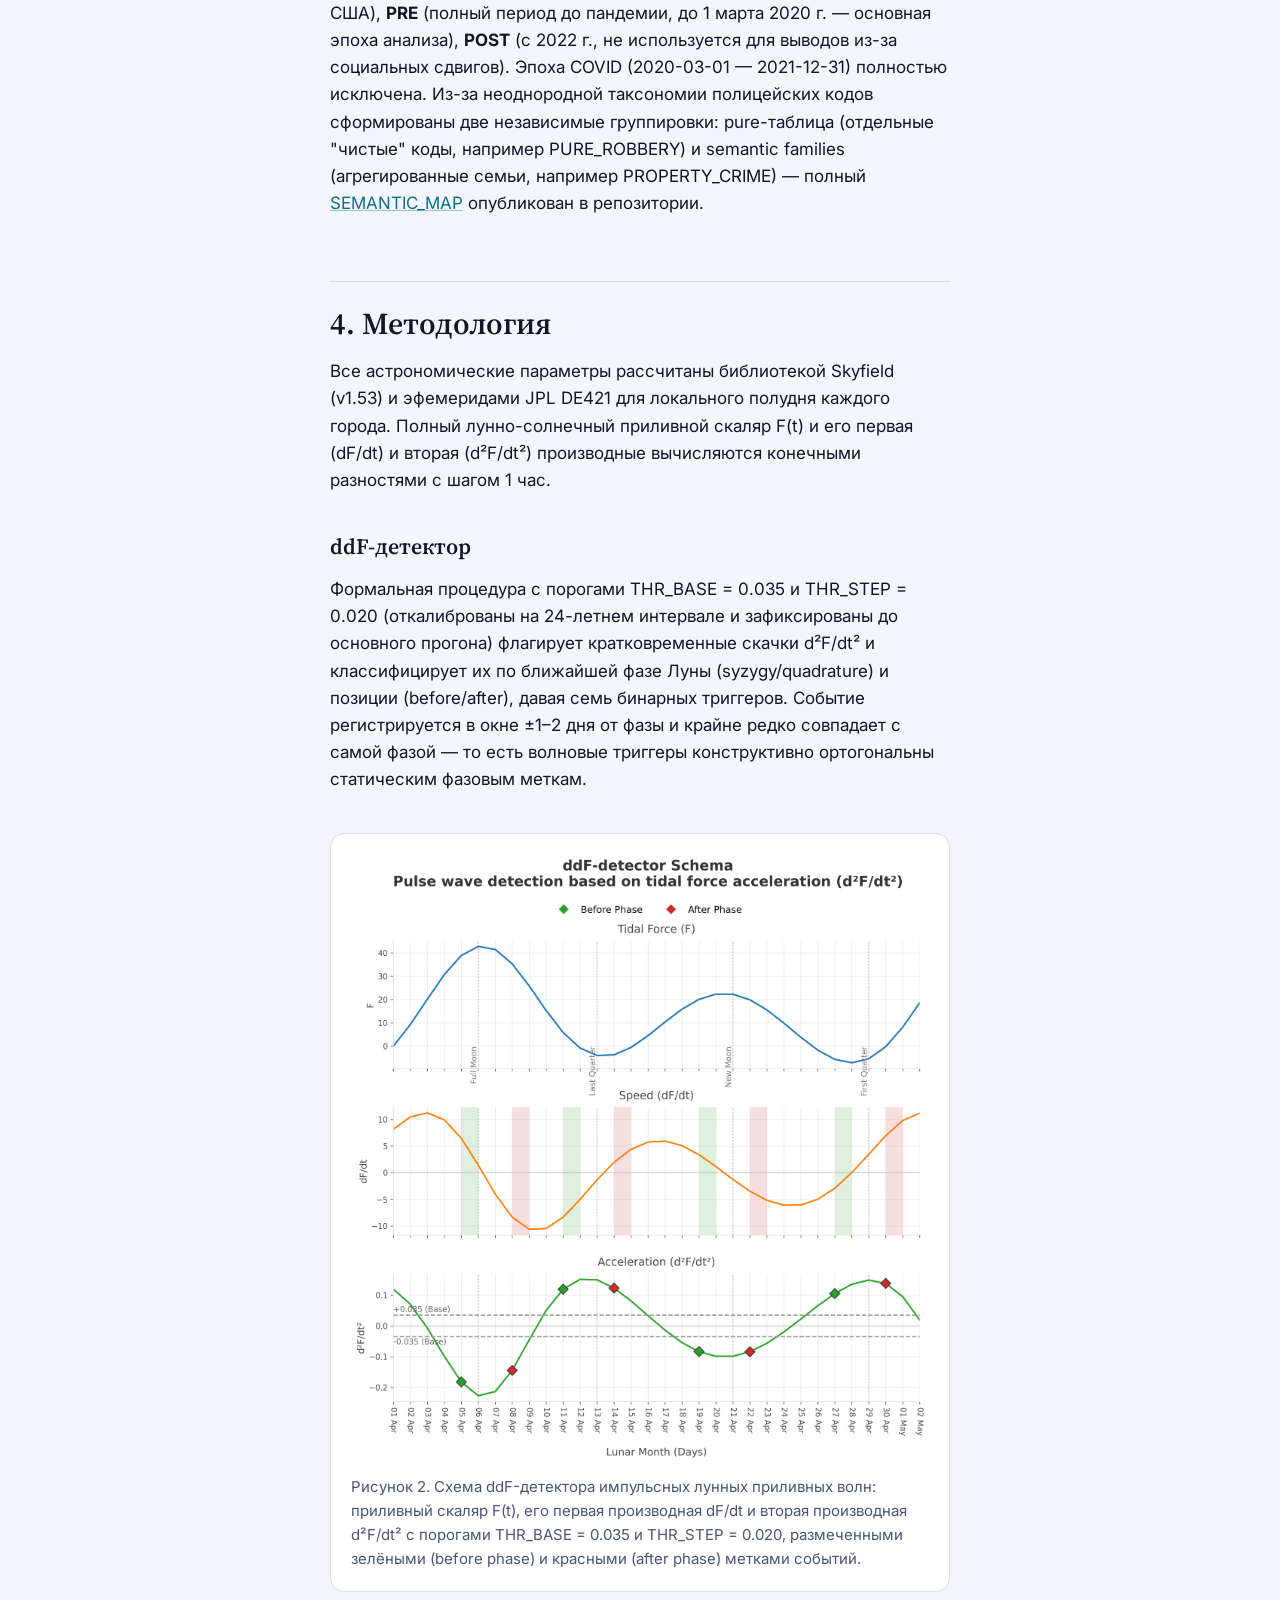
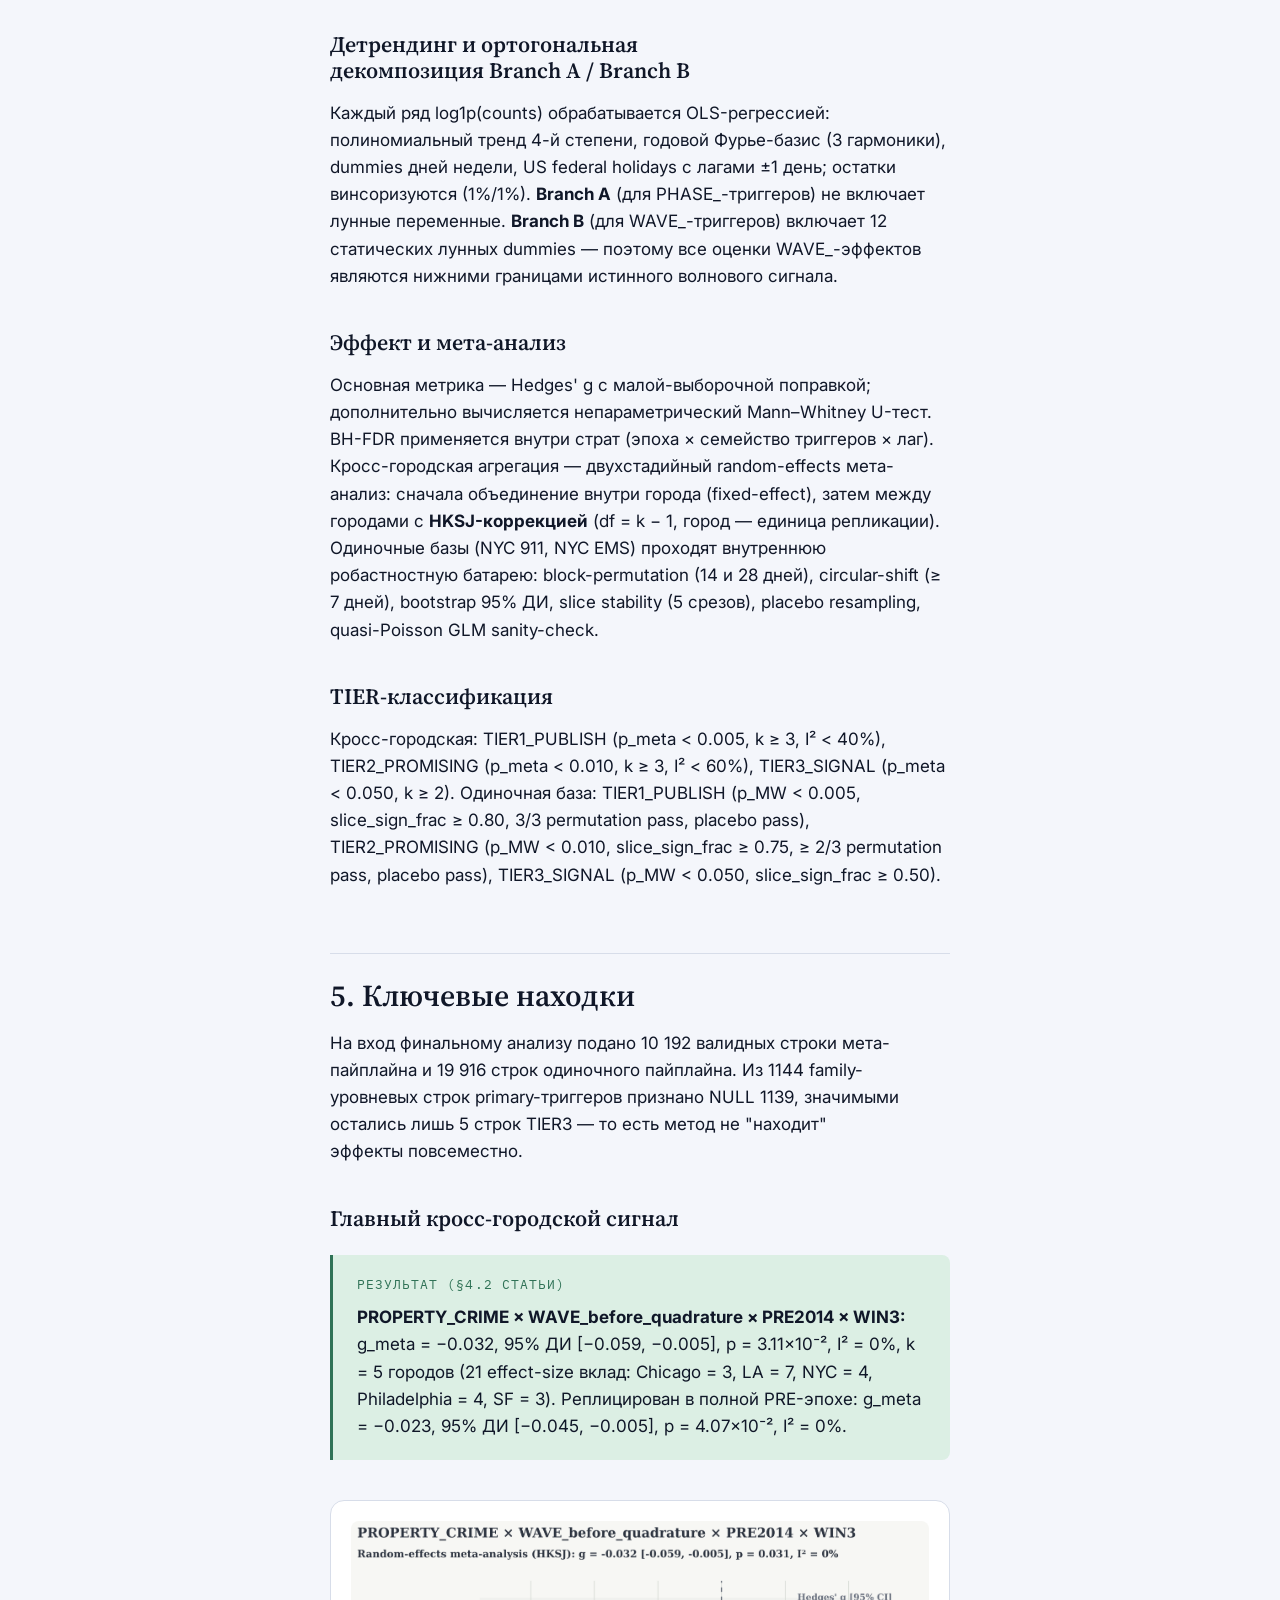
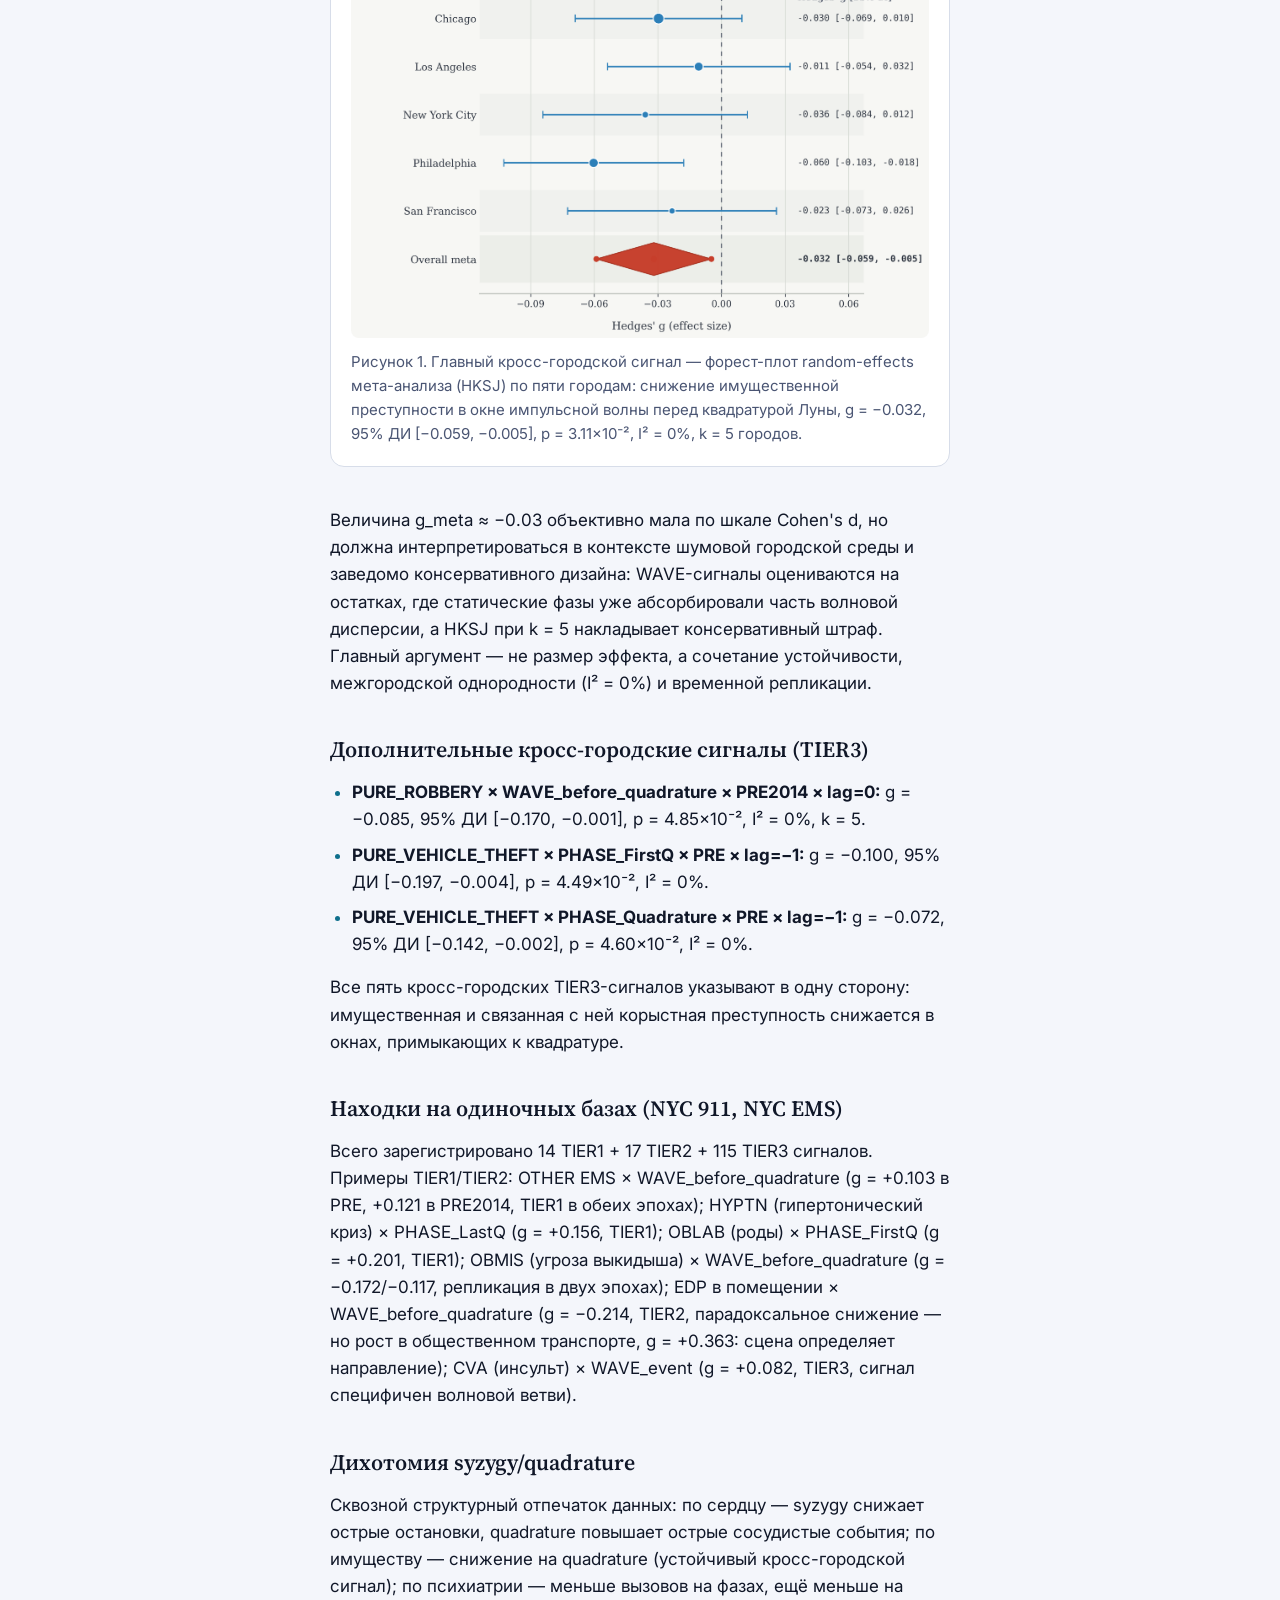
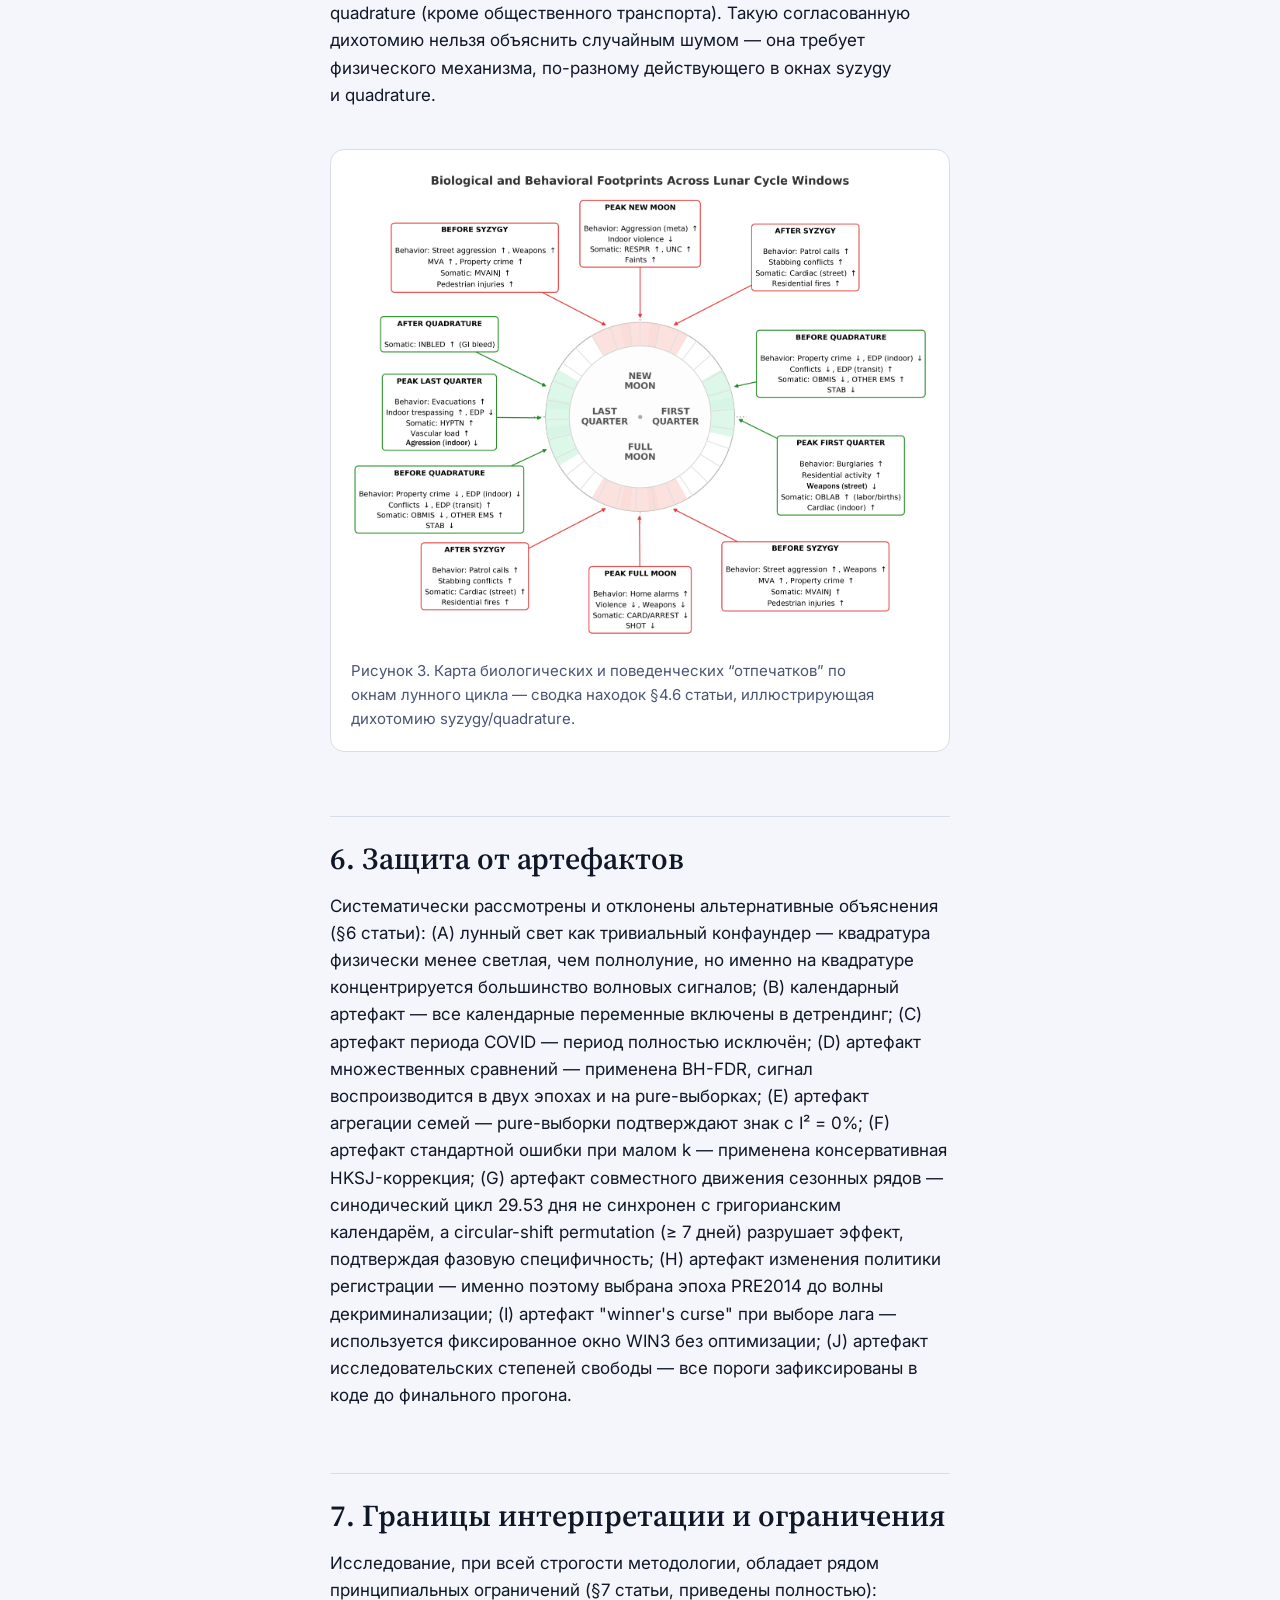
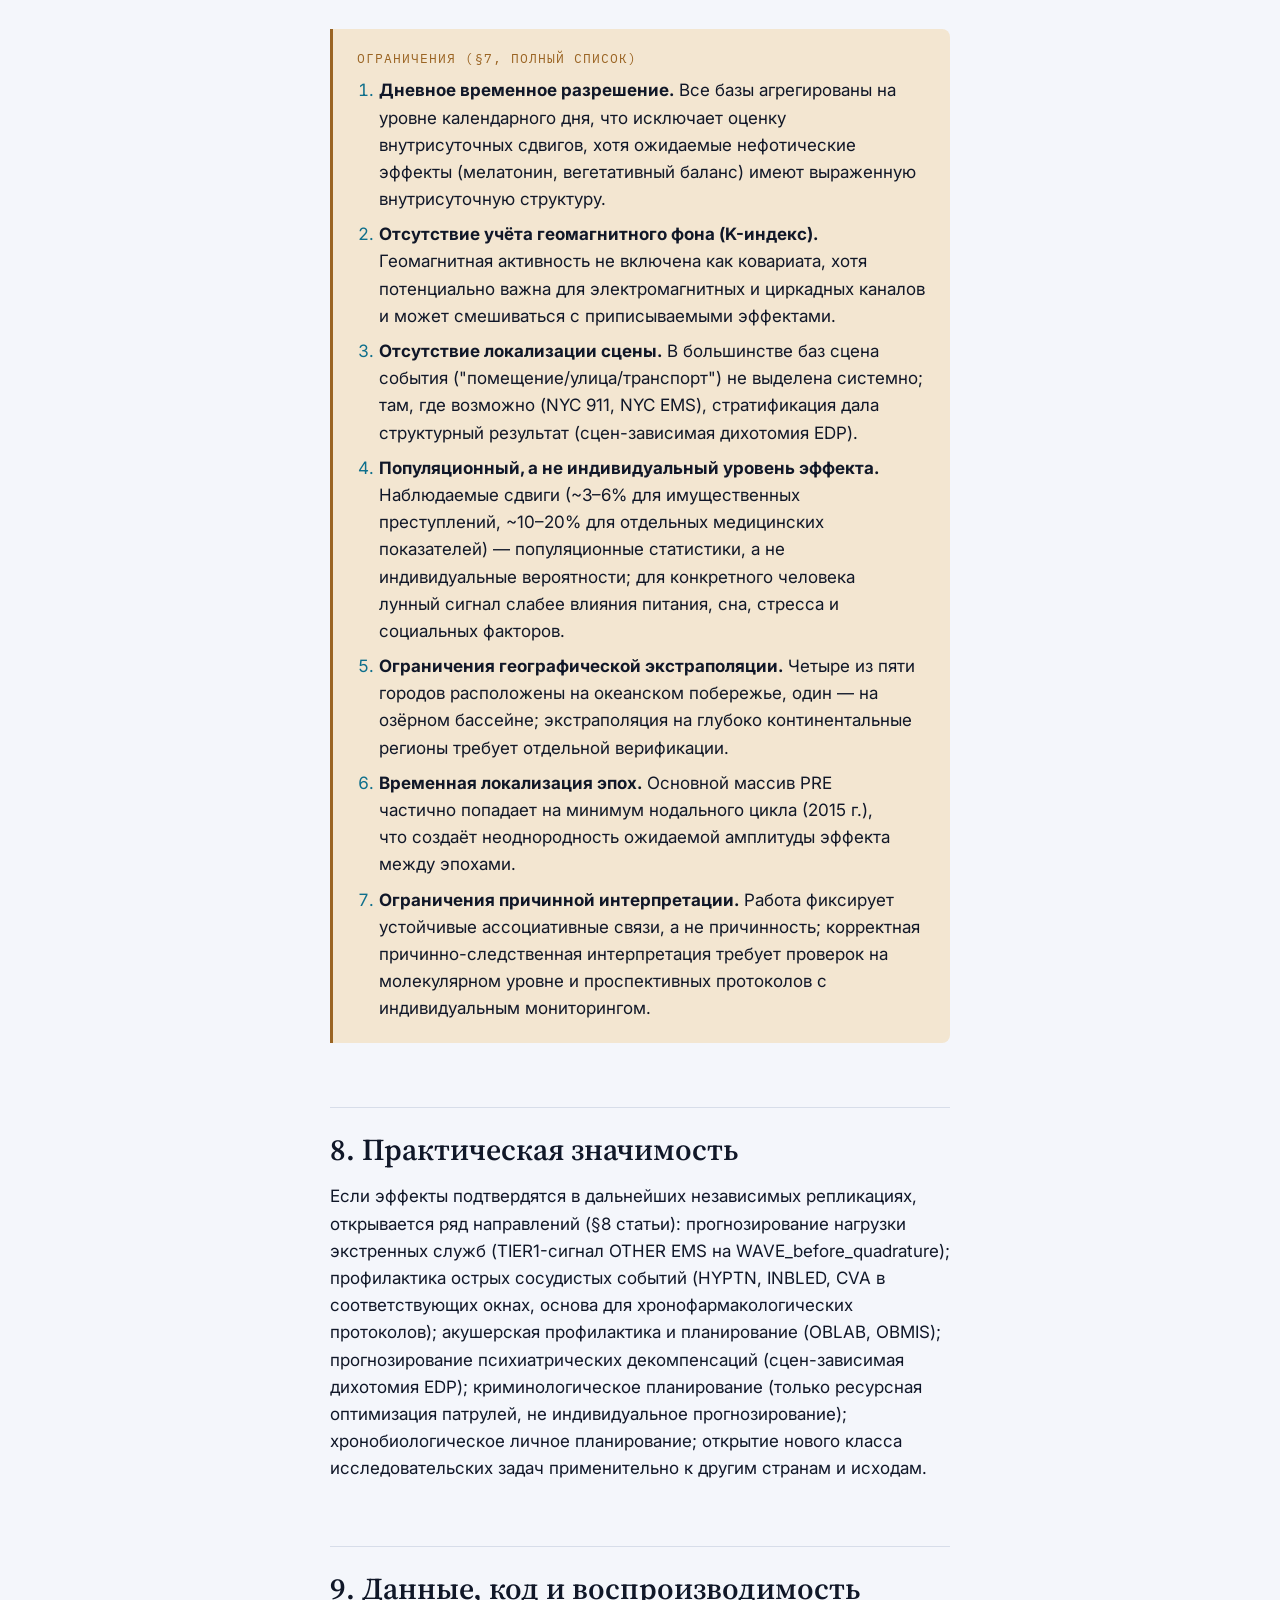
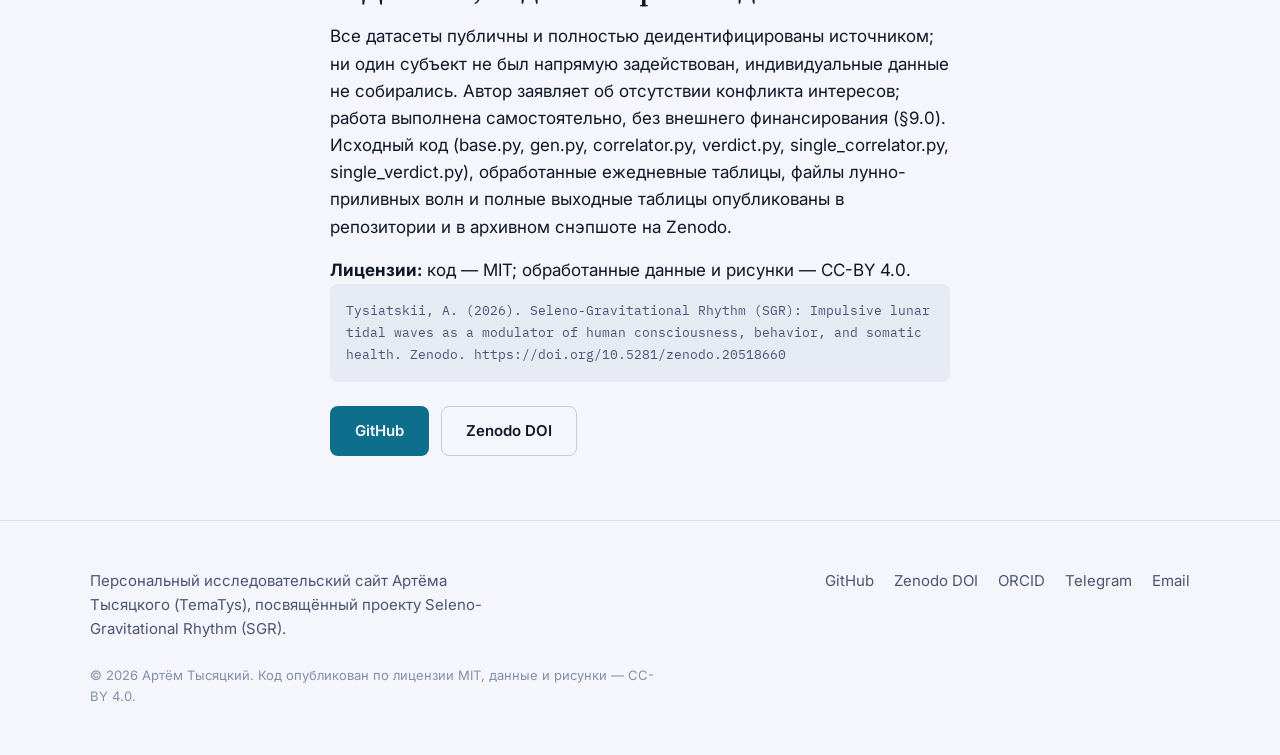
<file: hypothesis/index.html>
<!DOCTYPE html>
<html lang="ru">
<head>
<meta charset="UTF-8">
<meta name="viewport" content="width=device-width, initial-scale=1.0">
<title>Гипотеза и статья SGR: лунные приливные волны, поведение и здоровье | Артём Тысяцкий</title>
<meta name="description" content="Полный текст статьи Seleno-Gravitational Rhythm (SGR): гипотеза, данные 106+ млн записей, методология ddF-детектора, кросс-городской мета-анализ HKSJ, находки, ограничения и значимость.">
<link rel="canonical" href="https://tysiatskii.com/hypothesis">
<link rel="alternate" hreflang="ru" href="https://tysiatskii.com/hypothesis">
<link rel="alternate" hreflang="en" href="https://tysiatskii.com/en/hypothesis">
<link rel="alternate" hreflang="x-default" href="https://tysiatskii.com/hypothesis">
<meta name="robots" content="index, follow, max-image-preview:large">
<meta property="og:type" content="article">
<meta property="og:title" content="Гипотеза и статья SGR: лунные приливные волны, поведение и здоровье | Артём Тысяцкий">
<meta property="og:description" content="Полный текст статьи Seleno-Gravitational Rhythm (SGR): гипотеза, данные 106+ млн записей, методология ddF-детектора, кросс-городской мета-анализ HKSJ, находки, ограничения и значимость.">
<meta property="og:url" content="https://tysiatskii.com/hypothesis">
<meta property="og:image" content="https://tysiatskii.com/assets/img/og-cover.png">
<meta property="og:locale" content="ru_RU">
<meta name="twitter:card" content="summary_large_image">
<meta name="twitter:title" content="Гипотеза и статья SGR: лунные приливные волны, поведение и здоровье | Артём Тысяцкий">
<meta name="twitter:description" content="Полный текст статьи Seleno-Gravitational Rhythm (SGR): гипотеза, данные 106+ млн записей, методология ddF-детектора, кросс-городской мета-анализ HKSJ, находки, ограничения и значимость.">
<meta name="twitter:image" content="https://tysiatskii.com/assets/img/og-cover.png">
<link rel="icon" type="image/png" sizes="32x32" href="../assets/img/favicon-32.png">
<link rel="apple-touch-icon" href="../assets/img/apple-touch-icon.png">
<link rel="preconnect" href="https://fonts.googleapis.com">
<link rel="preconnect" href="https://fonts.gstatic.com" crossorigin>
<link href="https://fonts.googleapis.com/css2?family=Source+Serif+4:opsz,wght@8..60,400;8..60,600;8..60,700&family=Inter:wght@400;500;600;700&family=IBM+Plex+Mono:wght@400;500&display=swap" rel="stylesheet">
<link rel="stylesheet" href="../assets/css/tokens.css">
<link rel="stylesheet" href="../assets/css/base.css">
<link rel="stylesheet" href="../assets/css/main.css">
<script type="application/ld+json">{"@context": "https://schema.org", "@graph": [{"@type": "ScholarlyArticle", "@id": "https://tysiatskii.com/hypothesis#article", "headline": "Seleno-Gravitational Rhythm (SGR): импульсные лунные приливные волны как модулятор сознания, поведения и соматического здоровья человека", "description": "Полный текст статьи Seleno-Gravitational Rhythm (SGR): гипотеза, данные 106+ млн записей, методология ddF-детектора, кросс-городской мета-анализ HKSJ, находки, ограничения и значимость.", "url": "https://tysiatskii.com/hypothesis", "inLanguage": "ru", "author": {"@type": "Person", "@id": "https://tysiatskii.com/#person", "name": "Artem Tysiatskii"}, "creator": {"@type": "Person", "@id": "https://tysiatskii.com/#person", "name": "Artem Tysiatskii"}, "datePublished": "2026-06-14", "identifier": "https://doi.org/10.5281/zenodo.20518660", "citation": "Tysiatskii, A. (2026). Seleno-Gravitational Rhythm (SGR): Impulsive lunar tidal waves as a modulator of human consciousness, behavior, and somatic health. Zenodo. https://doi.org/10.5281/zenodo.20518660", "license": "https://creativecommons.org/licenses/by/4.0/", "isBasedOn": "https://github.com/TemaTys/seleno-gravitational-rhythm"}, {"@type": "Dataset", "@id": "https://tysiatskii.com/hypothesis#dataset", "name": "SGR cross-city meta-analysis dataset (2001–2025)", "description": "Seven official open databases from five U.S. metropolitan areas: Chicago, Los Angeles, New York, Philadelphia, San Francisco — crime, 911, and EMS records, unified to daily counts.", "temporalCoverage": "2001-01-01/2025-12-31", "variableMeasured": ["PROPERTY_CRIME", "PURE_ROBBERY", "PURE_VEHICLE_THEFT", "OTHER EMS", "HYPTN", "INBLED", "OBLAB", "OBMIS", "EDP", "CVA", "d2F/dt2 (ddF)"], "creator": {"@type": "Person", "@id": "https://tysiatskii.com/#person", "name": "Artem Tysiatskii"}, "license": "https://creativecommons.org/licenses/by/4.0/", "distribution": {"@type": "DataDownload", "encodingFormat": "text/csv", "contentUrl": "https://github.com/TemaTys/seleno-gravitational-rhythm/tree/main/outputs"}, "sameAs": "https://doi.org/10.5281/zenodo.20518660"}]}</script>
</head>
<body>
<a class="skip-link" href="#main">Перейти к содержимому</a>
<header class="site-header" data-site-header>
  <div class="wrap site-header__inner">
    <a class="brand" href="../index.html">
      <svg class="brand__mark" viewBox="0 0 40 40" fill="none" xmlns="http://www.w3.org/2000/svg" aria-hidden="true">
  <circle cx="20" cy="20" r="17.5" stroke="currentColor" stroke-width="1.4" opacity="0.55"/>
  <path d="M20 3.5C13 8 13 32 20 36.5" stroke="currentColor" stroke-width="1.2" opacity="0.4"/>
  <path d="M4 22c3-6 6-9 9-9s5 7 8 7 5-11 9-11 6 5 6 5" stroke="currentColor" stroke-width="1.6" stroke-linecap="round" stroke-linejoin="round"/>
  <circle cx="30" cy="10" r="2" fill="currentColor"/>
</svg>
      <span class="brand__text">
        <span class="brand__name">Артём Тысяцкий</span>
        <span class="brand__tag">SGR &middot; Независимый исследователь</span>
      </span>
    </a>
    <nav class="main-nav" aria-label="Primary">
      <ul class="main-nav__list">
          <li><a href="../index.html">Главная</a></li>
          <li><a href="../hypothesis/index.html" aria-current="page">Гипотеза и статья</a></li>
          <li><a href="../data/index.html">Данные</a></li>
          <li><a href="../faq/index.html">FAQ</a></li>
      </ul>
      <div class="lang-switch" role="group" aria-label="Language">
          <a href="../hypothesis/index.html" aria-current="true">RU</a>
          <a href="../en/hypothesis/index.html" aria-current="false">EN</a>
        </div>
      <button class="theme-toggle" data-theme-toggle aria-label="Toggle theme" type="button"></button>
      <button class="nav-toggle" data-nav-toggle aria-label="Toggle menu" aria-expanded="false" type="button">
        <svg width="20" height="20" viewBox="0 0 24 24" fill="none" stroke="currentColor" stroke-width="2"><path d="M3 6h18M3 12h18M3 18h18"/></svg>
      </button>
    </nav>
  </div>
</header>
<main id="main">

<section class="section section--tight">
  <div class="wrap wrap--prose article">
    <span class="eyebrow">ScholarlyArticle</span>
    <h1>Seleno-Gravitational Rhythm (SGR): импульсные лунные приливные волны как модулятор сознания, поведения и соматического здоровья человека</h1>
    <p class="article__lead">Кросс-городской мета-анализ криминальной и медицинской статистики мегаполисов США (2001–2025). Автор: <a href="../index.html">Артём Тысяцкий</a>. Версия 1.1, 2026. <a href="https://doi.org/10.5281/zenodo.20518660">DOI: 10.5281/zenodo.20518660</a>.</p>

    <nav class="toc" aria-label="Содержание">
      <div class="toc__title">Содержание</div>
      <ol>
          <li><a href="#s1">Краткий ответ</a></li>
          <li><a href="#s2">Вопрос исследования и гипотеза</a></li>
          <li><a href="#s3">Данные</a></li>
          <li><a href="#s4">Методология</a></li>
          <li><a href="#s5">Ключевые находки</a></li>
          <li><a href="#s6">Защита от артефактов</a></li>
          <li><a href="#s7">Границы интерпретации и ограничения</a></li>
          <li><a href="#s8">Практическая значимость</a></li>
          <li><a href="#s9">Данные, код и воспроизводимость</a></li>
      </ol>
    </nav>

    <h2 id="s1">1. Краткий ответ</h2>
    <div class="voice-block">
      <span class="voice-block__label">Нейтральное описание</span>
      <p style="margin-top:0">Seleno-Gravitational Rhythm (SGR) — открытый фреймворк для проверки ассоциаций между динамикой лунных приливов и популяционными данными о поведении, преступности и здоровье. Использует авторский ddF-детектор импульсных скачков второй производной приливного потенциала (d²F/dt²) и применяет его к семи официальным базам данных пяти мегаполисов США (Chicago, Los Angeles, New York, Philadelphia, San Francisco) за 2001–2025 годы — более 106 миллионов записей криминальной статистики, вызовов скорой помощи и службы 911.</p>
    </div>
    <p>Кросс-городской мета-анализ с HKSJ-коррекцией выявил воспроизводимый сигнал снижения имущественной преступности в окне импульсной волны перед лунной квадратурой (g = −0.032, p = 3.11×10⁻², I² = 0% по пяти городам). Одиночный анализ уникальных баз (NYC 911, NYC EMS) с полной робастностной батареей дал 14 находок уровня TIER1 и 17 уровня TIER2.</p>

    <h2 id="s2">2. Вопрос исследования и гипотеза</h2>
    <p>Современная литература о лунном влиянии на человека, как правило, ограничивается анализом четырёх статических фаз Луны и даёт противоречивые результаты — во многом потому, что биологически значимым может быть не только абсолютный уровень приливного фона, но и динамика его изменения, включая первую и вторую производные приливного потенциала.</p>
    <div class="voice-block voice-block--hypothesis">
      <span class="voice-block__label">Гипотеза SGR (§1.3 статьи)</span>
      <p style="margin-top:0">Лунный приливной потенциал содержит как минимум два независимых биологически релевантных слоя: (i) статический фазовый слой — традиционные четыре фазы Луны как маркер долгопериодической нейроэндокринной модуляции; и (ii) импульсный волновой слой — кратковременные скачки второй производной d²F/dt², действующие как биомеханический триггер для механочувствительных тканей. Оба слоя биологически значимы, имеют разные временные профили и разные молекулярные мишени.</p>
    </div>
    <p>Элементы новизны: (1) впервые разработан и применён детектор импульсных скачков d²F/dt² (ddF-detector) для социально-медицинских временных рядов городского уровня; (2) впервые проведён кросс-городской мета-анализ лунного влияния на криминальную и медицинскую статистику пяти мегаполисов США с random-effects моделью и HKSJ-коррекцией; (3) впервые формально разделены и сопоставлены фазовый и волновой слои через ортогональную декомпозицию Branch A / Branch B; (4) впервые показано существование устойчивой дихотомии syzygy/quadrature на массиве более 106 млн записей.</p>

    <h2 id="s3">3. Данные</h2>
    <p>Использованы семь открытых официальных баз данных, доступных через порталы data.cityofnewyork.us, data.lacity.org, data.cityofchicago.org, opendataphilly.org и data.sfgov.org.</p>
    <div class="table-scroll">
      <table class="data-table data-table--compact">
        <caption>Таблица 1. Использованные базы данных (§2.1 статьи)</caption>
        <thead><tr><th>База</th><th>Период</th><th>Записей</th></tr></thead>
        <tbody>
          <tr><td>Chicago Crimes</td><td>2001-01-01 — 2026-02-20</td><td>~7 000 000</td></tr>
          <tr><td>Los Angeles Crimes</td><td>2010-01-01 — 2022-12-31</td><td>~3 000 000</td></tr>
          <tr><td>New York City Crimes</td><td>2008-01-01 — 2023-12-31</td><td>~7 300 000</td></tr>
          <tr><td>Philadelphia Crimes</td><td>2006-01-01 — 2026-02-26</td><td>~3 500 000</td></tr>
          <tr><td>San Francisco Crimes</td><td>2003-01-01 — 2017-12-31</td><td>~2 000 000</td></tr>
          <tr><td>New York City 911 Calls</td><td>2018-01-01 — 2025-12-31</td><td>~54 900 000</td></tr>
          <tr><td>New York City EMS</td><td>2005-01-01 — 2025-08-31</td><td>~28 700 000</td></tr>
          <tr><td><strong>Итого</strong></td><td></td><td><strong>~106 400 000</strong></td></tr>
        </tbody>
      </table>
    </div>
    <p>Анализ стратифицирован по эпохам: <strong>PRE2014</strong> (до 2014 г. включительно, вложенная sensitivity-страта до волны декриминализации в ряде штатов США), <strong>PRE</strong> (полный период до пандемии, до 1 марта 2020 г. — основная эпоха анализа), <strong>POST</strong> (с 2022 г., не используется для выводов из-за социальных сдвигов). Эпоха COVID (2020-03-01 — 2021-12-31) полностью исключена. Из-за неоднородной таксономии полицейских кодов сформированы две независимые группировки: pure-таблица (отдельные "чистые" коды, например PURE_ROBBERY) и semantic families (агрегированные семьи, например PROPERTY_CRIME) — полный <a href="https://github.com/TemaTys/seleno-gravitational-rhythm/blob/main/docs/semantic_map.md">SEMANTIC_MAP</a> опубликован в репозитории.</p>

    <h2 id="s4">4. Методология</h2>
    <p>Все астрономические параметры рассчитаны библиотекой Skyfield (v1.53) и эфемеридами JPL DE421 для локального полудня каждого города. Полный лунно-солнечный приливной скаляр F(t) и его первая (dF/dt) и вторая (d²F/dt²) производные вычисляются конечными разностями с шагом 1 час.</p>
    <h3>ddF-детектор</h3>
    <p>Формальная процедура с порогами THR_BASE = 0.035 и THR_STEP = 0.020 (откалиброваны на 24-летнем интервале и зафиксированы до основного прогона) флагирует кратковременные скачки d²F/dt² и классифицирует их по ближайшей фазе Луны (syzygy/quadrature) и позиции (before/after), давая семь бинарных триггеров. Событие регистрируется в окне ±1–2 дня от фазы и крайне редко совпадает с самой фазой — то есть волновые триггеры конструктивно ортогональны статическим фазовым меткам.</p>
    <figure class="figure-card">
      <img src="../assets/img/figure_1_ddF_schema.png" alt="Схема ddF-детектора: три графика — приливная сила F, её скорость dF/dt и ускорение d²F/dt², с отметками событий before/after phase" width="1080" height="1100" loading="lazy">
      <figcaption>Рисунок 2. Схема ddF-детектора импульсных лунных приливных волн: приливный скаляр F(t), его первая производная dF/dt и вторая производная d²F/dt² с порогами THR_BASE = 0.035 и THR_STEP = 0.020, размеченными зелёными (before phase) и красными (after phase) метками событий.</figcaption>
    </figure>
    <h3>Детрендинг и ортогональная декомпозиция Branch A / Branch B</h3>
    <p>Каждый ряд log1p(counts) обрабатывается OLS-регрессией: полиномиальный тренд 4-й степени, годовой Фурье-базис (3 гармоники), dummies дней недели, US federal holidays с лагами ±1 день; остатки винсоризуются (1%/1%). <strong>Branch A</strong> (для PHASE_-триггеров) не включает лунные переменные. <strong>Branch B</strong> (для WAVE_-триггеров) включает 12 статических лунных dummies — поэтому все оценки WAVE_-эффектов являются нижними границами истинного волнового сигнала.</p>
    <h3>Эффект и мета-анализ</h3>
    <p>Основная метрика — Hedges' g с малой-выборочной поправкой; дополнительно вычисляется непараметрический Mann–Whitney U-тест. BH-FDR применяется внутри страт (эпоха × семейство триггеров × лаг). Кросс-городская агрегация — двухстадийный random-effects мета-анализ: сначала объединение внутри города (fixed-effect), затем между городами с <strong>HKSJ-коррекцией</strong> (df = k − 1, город — единица репликации). Одиночные базы (NYC 911, NYC EMS) проходят внутреннюю робастностную батарею: block-permutation (14 и 28 дней), circular-shift (≥ 7 дней), bootstrap 95% ДИ, slice stability (5 срезов), placebo resampling, quasi-Poisson GLM sanity-check.</p>
    <h3>TIER-классификация</h3>
    <p>Кросс-городская: TIER1_PUBLISH (p_meta &lt; 0.005, k ≥ 3, I² &lt; 40%), TIER2_PROMISING (p_meta &lt; 0.010, k ≥ 3, I² &lt; 60%), TIER3_SIGNAL (p_meta &lt; 0.050, k ≥ 2). Одиночная база: TIER1_PUBLISH (p_MW &lt; 0.005, slice_sign_frac ≥ 0.80, 3/3 permutation pass, placebo pass), TIER2_PROMISING (p_MW &lt; 0.010, slice_sign_frac ≥ 0.75, ≥ 2/3 permutation pass, placebo pass), TIER3_SIGNAL (p_MW &lt; 0.050, slice_sign_frac ≥ 0.50).</p>

    <h2 id="s5">5. Ключевые находки</h2>
    <p>На вход финальному анализу подано 10 192 валидных строки мета-пайплайна и 19 916 строк одиночного пайплайна. Из 1144 family-уровневых строк primary-триггеров признано NULL 1139, значимыми остались лишь 5 строк TIER3 — то есть метод не "находит" эффекты повсеместно.</p>
    <h3>Главный кросс-городской сигнал</h3>
    <div class="voice-block voice-block--results">
      <span class="voice-block__label">Результат (§4.2 статьи)</span>
      <p style="margin-top:0"><strong>PROPERTY_CRIME × WAVE_before_quadrature × PRE2014 × WIN3:</strong> g_meta = −0.032, 95% ДИ [−0.059, −0.005], p = 3.11×10⁻², I² = 0%, k = 5 городов (21 effect-size вклад: Chicago = 3, LA = 7, NYC = 4, Philadelphia = 4, SF = 3). Реплицирован в полной PRE-эпохе: g_meta = −0.023, 95% ДИ [−0.045, −0.005], p = 4.07×10⁻², I² = 0%.</p>
    </div>
    <figure class="figure-card">
      <img src="../assets/img/figure_2_forest.png" alt="Форест-плот мета-анализа: PROPERTY_CRIME × WAVE_before_quadrature × PRE2014 × WIN3, g = −0.032, 95% ДИ [−0.059, −0.005], p = 0.031, I² = 0%" width="1263" height="911" loading="lazy">
      <figcaption>Рисунок 1. Главный кросс-городской сигнал — форест-плот random-effects мета-анализа (HKSJ) по пяти городам: снижение имущественной преступности в окне импульсной волны перед квадратурой Луны, g = −0.032, 95% ДИ [−0.059, −0.005], p = 3.11×10⁻², I² = 0%, k = 5 городов.</figcaption>
    </figure>
    <p>Величина g_meta ≈ −0.03 объективно мала по шкале Cohen's d, но должна интерпретироваться в контексте шумовой городской среды и заведомо консервативного дизайна: WAVE-сигналы оцениваются на остатках, где статические фазы уже абсорбировали часть волновой дисперсии, а HKSJ при k = 5 накладывает консервативный штраф. Главный аргумент — не размер эффекта, а сочетание устойчивости, межгородской однородности (I² = 0%) и временной репликации.</p>
    <h3>Дополнительные кросс-городские сигналы (TIER3)</h3>
    <ul>
      <li><strong>PURE_ROBBERY × WAVE_before_quadrature × PRE2014 × lag=0:</strong> g = −0.085, 95% ДИ [−0.170, −0.001], p = 4.85×10⁻², I² = 0%, k = 5.</li>
      <li><strong>PURE_VEHICLE_THEFT × PHASE_FirstQ × PRE × lag=−1:</strong> g = −0.100, 95% ДИ [−0.197, −0.004], p = 4.49×10⁻², I² = 0%.</li>
      <li><strong>PURE_VEHICLE_THEFT × PHASE_Quadrature × PRE × lag=−1:</strong> g = −0.072, 95% ДИ [−0.142, −0.002], p = 4.60×10⁻², I² = 0%.</li>
    </ul>
    <p>Все пять кросс-городских TIER3-сигналов указывают в одну сторону: имущественная и связанная с ней корыстная преступность снижается в окнах, примыкающих к квадратуре.</p>
    <h3>Находки на одиночных базах (NYC 911, NYC EMS)</h3>
    <p>Всего зарегистрировано 14 TIER1 + 17 TIER2 + 115 TIER3 сигналов. Примеры TIER1/TIER2: OTHER EMS × WAVE_before_quadrature (g = +0.103 в PRE, +0.121 в PRE2014, TIER1 в обеих эпохах); HYPTN (гипертонический криз) × PHASE_LastQ (g = +0.156, TIER1); OBLAB (роды) × PHASE_FirstQ (g = +0.201, TIER1); OBMIS (угроза выкидыша) × WAVE_before_quadrature (g = −0.172/−0.117, репликация в двух эпохах); EDP в помещении × WAVE_before_quadrature (g = −0.214, TIER2, парадоксальное снижение — но рост в общественном транспорте, g = +0.363: сцена определяет направление); CVA (инсульт) × WAVE_event (g = +0.082, TIER3, сигнал специфичен волновой ветви).</p>
    <h3>Дихотомия syzygy/quadrature</h3>
    <p>Сквозной структурный отпечаток данных: по сердцу — syzygy снижает острые остановки, quadrature повышает острые сосудистые события; по имуществу — снижение на quadrature (устойчивый кросс-городской сигнал); по психиатрии — меньше вызовов на фазах, ещё меньше на quadrature (кроме общественного транспорта). Такую согласованную дихотомию нельзя объяснить случайным шумом — она требует физического механизма, по-разному действующего в окнах syzygy и quadrature.</p>
    <figure class="figure-card">
      <img src="../assets/img/figure_3_cycle_map.png" alt="Карта биолого-поведенческих сигналов по окнам лунного цикла: syzygy/quadrature дихотомия для поведения и соматики" width="1200" height="1050" loading="lazy">
      <figcaption>Рисунок 3. Карта биологических и поведенческих “отпечатков” по окнам лунного цикла — сводка находок §4.6 статьи, иллюстрирующая дихотомию syzygy/quadrature.</figcaption>
    </figure>

    <h2 id="s6">6. Защита от артефактов</h2>
    <p>Систематически рассмотрены и отклонены альтернативные объяснения (§6 статьи): (A) лунный свет как тривиальный конфаундер — квадратура физически менее светлая, чем полнолуние, но именно на квадратуре концентрируется большинство волновых сигналов; (B) календарный артефакт — все календарные переменные включены в детрендинг; (C) артефакт периода COVID — период полностью исключён; (D) артефакт множественных сравнений — применена BH-FDR, сигнал воспроизводится в двух эпохах и на pure-выборках; (E) артефакт агрегации семей — pure-выборки подтверждают знак с I² = 0%; (F) артефакт стандартной ошибки при малом k — применена консервативная HKSJ-коррекция; (G) артефакт совместного движения сезонных рядов — синодический цикл 29.53 дня не синхронен с григорианским календарём, а circular-shift permutation (≥ 7 дней) разрушает эффект, подтверждая фазовую специфичность; (H) артефакт изменения политики регистрации — именно поэтому выбрана эпоха PRE2014 до волны декриминализации; (I) артефакт "winner's curse" при выборе лага — используется фиксированное окно WIN3 без оптимизации; (J) артефакт исследовательских степеней свободы — все пороги зафиксированы в коде до финального прогона.</p>

    <h2 id="s7">7. Границы интерпретации и ограничения</h2>
    <p>Исследование, при всей строгости методологии, обладает рядом принципиальных ограничений (§7 статьи, приведены полностью):</p>
    <div class="voice-block voice-block--limits">
      <span class="voice-block__label">Ограничения (§7, полный список)</span>
      <ol style="margin-top:0">
        <li><strong>Дневное временное разрешение.</strong> Все базы агрегированы на уровне календарного дня, что исключает оценку внутрисуточных сдвигов, хотя ожидаемые нефотические эффекты (мелатонин, вегетативный баланс) имеют выраженную внутрисуточную структуру.</li>
        <li><strong>Отсутствие учёта геомагнитного фона (K-индекс).</strong> Геомагнитная активность не включена как ковариата, хотя потенциально важна для электромагнитных и циркадных каналов и может смешиваться с приписываемыми эффектами.</li>
        <li><strong>Отсутствие локализации сцены.</strong> В большинстве баз сцена события ("помещение/улица/транспорт") не выделена системно; там, где возможно (NYC 911, NYC EMS), стратификация дала структурный результат (сцен-зависимая дихотомия EDP).</li>
        <li><strong>Популяционный, а не индивидуальный уровень эффекта.</strong> Наблюдаемые сдвиги (~3–6% для имущественных преступлений, ~10–20% для отдельных медицинских показателей) — популяционные статистики, а не индивидуальные вероятности; для конкретного человека лунный сигнал слабее влияния питания, сна, стресса и социальных факторов.</li>
        <li><strong>Ограничения географической экстраполяции.</strong> Четыре из пяти городов расположены на океанском побережье, один — на озёрном бассейне; экстраполяция на глубоко континентальные регионы требует отдельной верификации.</li>
        <li><strong>Временная локализация эпох.</strong> Основной массив PRE частично попадает на минимум нодального цикла (2015 г.), что создаёт неоднородность ожидаемой амплитуды эффекта между эпохами.</li>
        <li><strong>Ограничения причинной интерпретации.</strong> Работа фиксирует устойчивые ассоциативные связи, а не причинность; корректная причинно-следственная интерпретация требует проверок на молекулярном уровне и проспективных протоколов с индивидуальным мониторингом.</li>
      </ol>
    </div>

    <h2 id="s8">8. Практическая значимость</h2>
    <p>Если эффекты подтвердятся в дальнейших независимых репликациях, открывается ряд направлений (§8 статьи): прогнозирование нагрузки экстренных служб (TIER1-сигнал OTHER EMS на WAVE_before_quadrature); профилактика острых сосудистых событий (HYPTN, INBLED, CVA в соответствующих окнах, основа для хронофармакологических протоколов); акушерская профилактика и планирование (OBLAB, OBMIS); прогнозирование психиатрических декомпенсаций (сцен-зависимая дихотомия EDP); криминологическое планирование (только ресурсная оптимизация патрулей, не индивидуальное прогнозирование); хронобиологическое личное планирование; открытие нового класса исследовательских задач применительно к другим странам и исходам.</p>

    <h2 id="s9">9. Данные, код и воспроизводимость</h2>
    <p>Все датасеты публичны и полностью деидентифицированы источником; ни один субъект не был напрямую задействован, индивидуальные данные не собирались. Автор заявляет об отсутствии конфликта интересов; работа выполнена самостоятельно, без внешнего финансирования (§9.0). Исходный код (base.py, gen.py, correlator.py, verdict.py, single_correlator.py, single_verdict.py), обработанные ежедневные таблицы, файлы лунно-приливных волн и полные выходные таблицы опубликованы в репозитории и в архивном снэпшоте на Zenodo.</p>
    <p><strong>Лицензии:</strong> код — MIT; обработанные данные и рисунки — CC-BY 4.0.</p>
    <div class="citation-block">Tysiatskii, A. (2026). Seleno-Gravitational Rhythm (SGR): Impulsive lunar tidal waves as a modulator of human consciousness, behavior, and somatic health. Zenodo. https://doi.org/10.5281/zenodo.20518660</div>
    <p class="btn-row" style="margin-top:var(--space-6)">
      <a class="btn btn--primary" href="https://github.com/TemaTys/seleno-gravitational-rhythm">GitHub</a>
      <a class="btn btn--outline" href="https://doi.org/10.5281/zenodo.20518660">Zenodo DOI</a>
    </p>
  </div>
</section>

</main>
<footer class="site-footer">
  <div class="wrap site-footer__inner">
    <p style="max-width:46ch">Персональный исследовательский сайт Артёма Тысяцкого (TemaTys), посвящённый проекту Seleno-Gravitational Rhythm (SGR).</p>
    <div class="footer-links">
        <a href="https://github.com/TemaTys/seleno-gravitational-rhythm" target="_blank" rel="noopener noreferrer">GitHub</a>
        <a href="https://doi.org/10.5281/zenodo.20518660" target="_blank" rel="noopener noreferrer">Zenodo DOI</a>
        <a href="https://orcid.org/0009-0006-1974-7894" target="_blank" rel="noopener noreferrer">ORCID</a>
        <a href="https://t.me/TemaTys" target="_blank" rel="noopener noreferrer">Telegram</a>
        <a href="mailto:artem.tysiatskii@gmail.com" target="_blank" rel="noopener noreferrer">Email</a>
    </div>
  </div>
  <div class="wrap"><p class="note" style="margin-top:var(--space-6)">© <span data-year>2026</span> Артём Тысяцкий. Код опубликован по лицензии MIT, данные и рисунки — CC-BY 4.0.</p></div>
</footer>
<script src="../assets/js/main.js"></script>
</body>
</html>
</file>
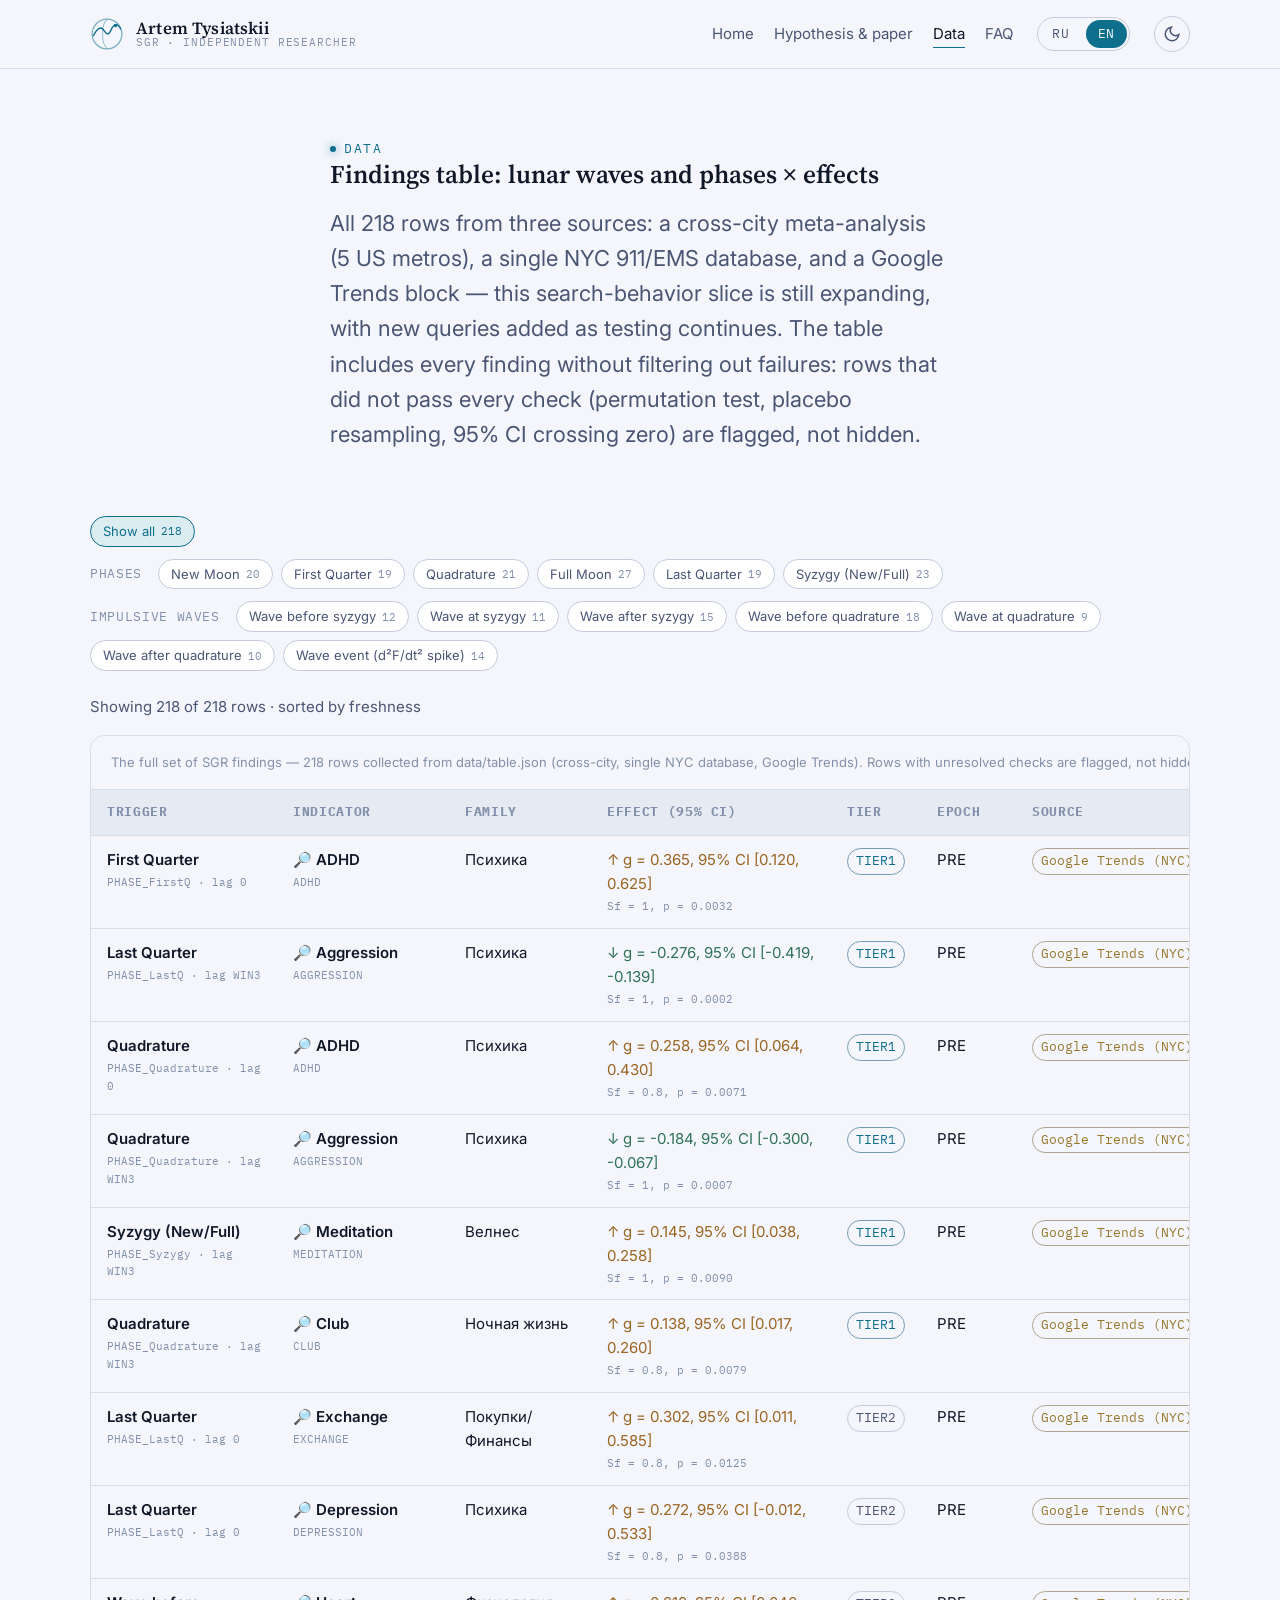
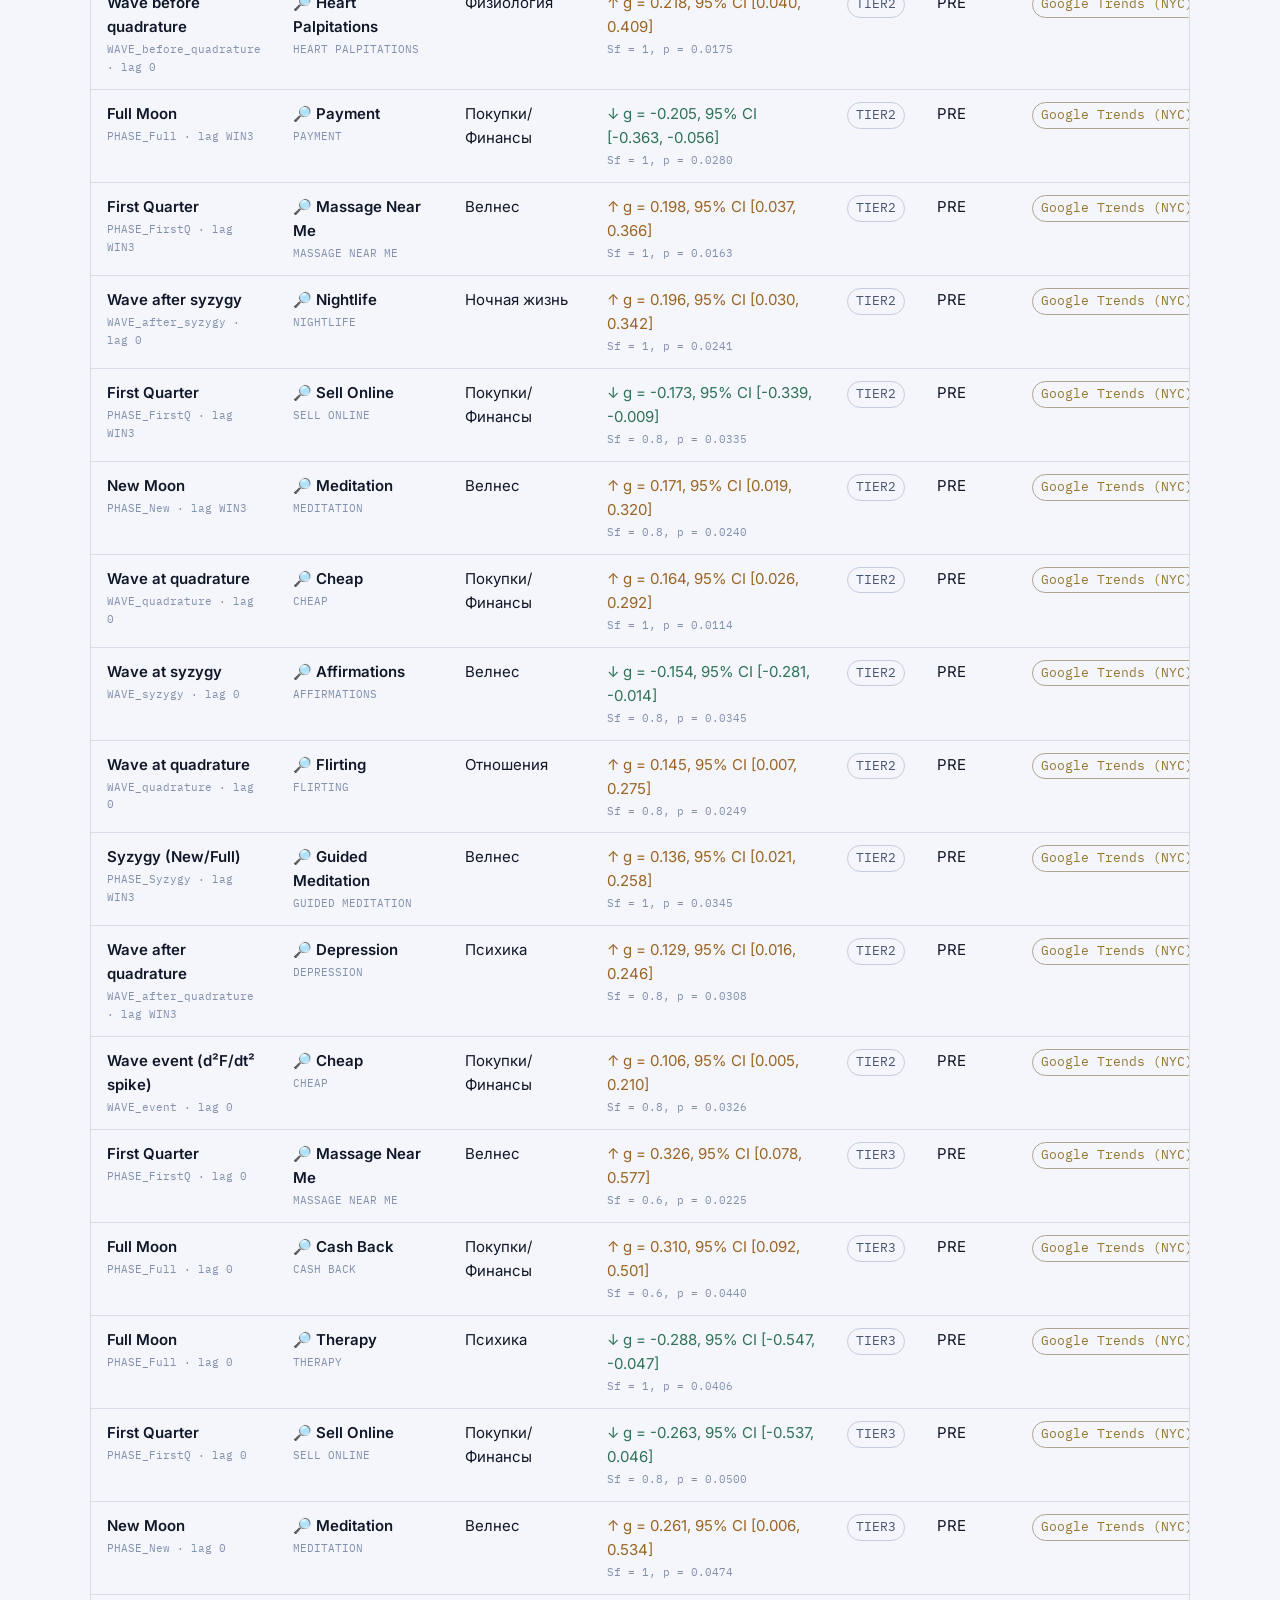
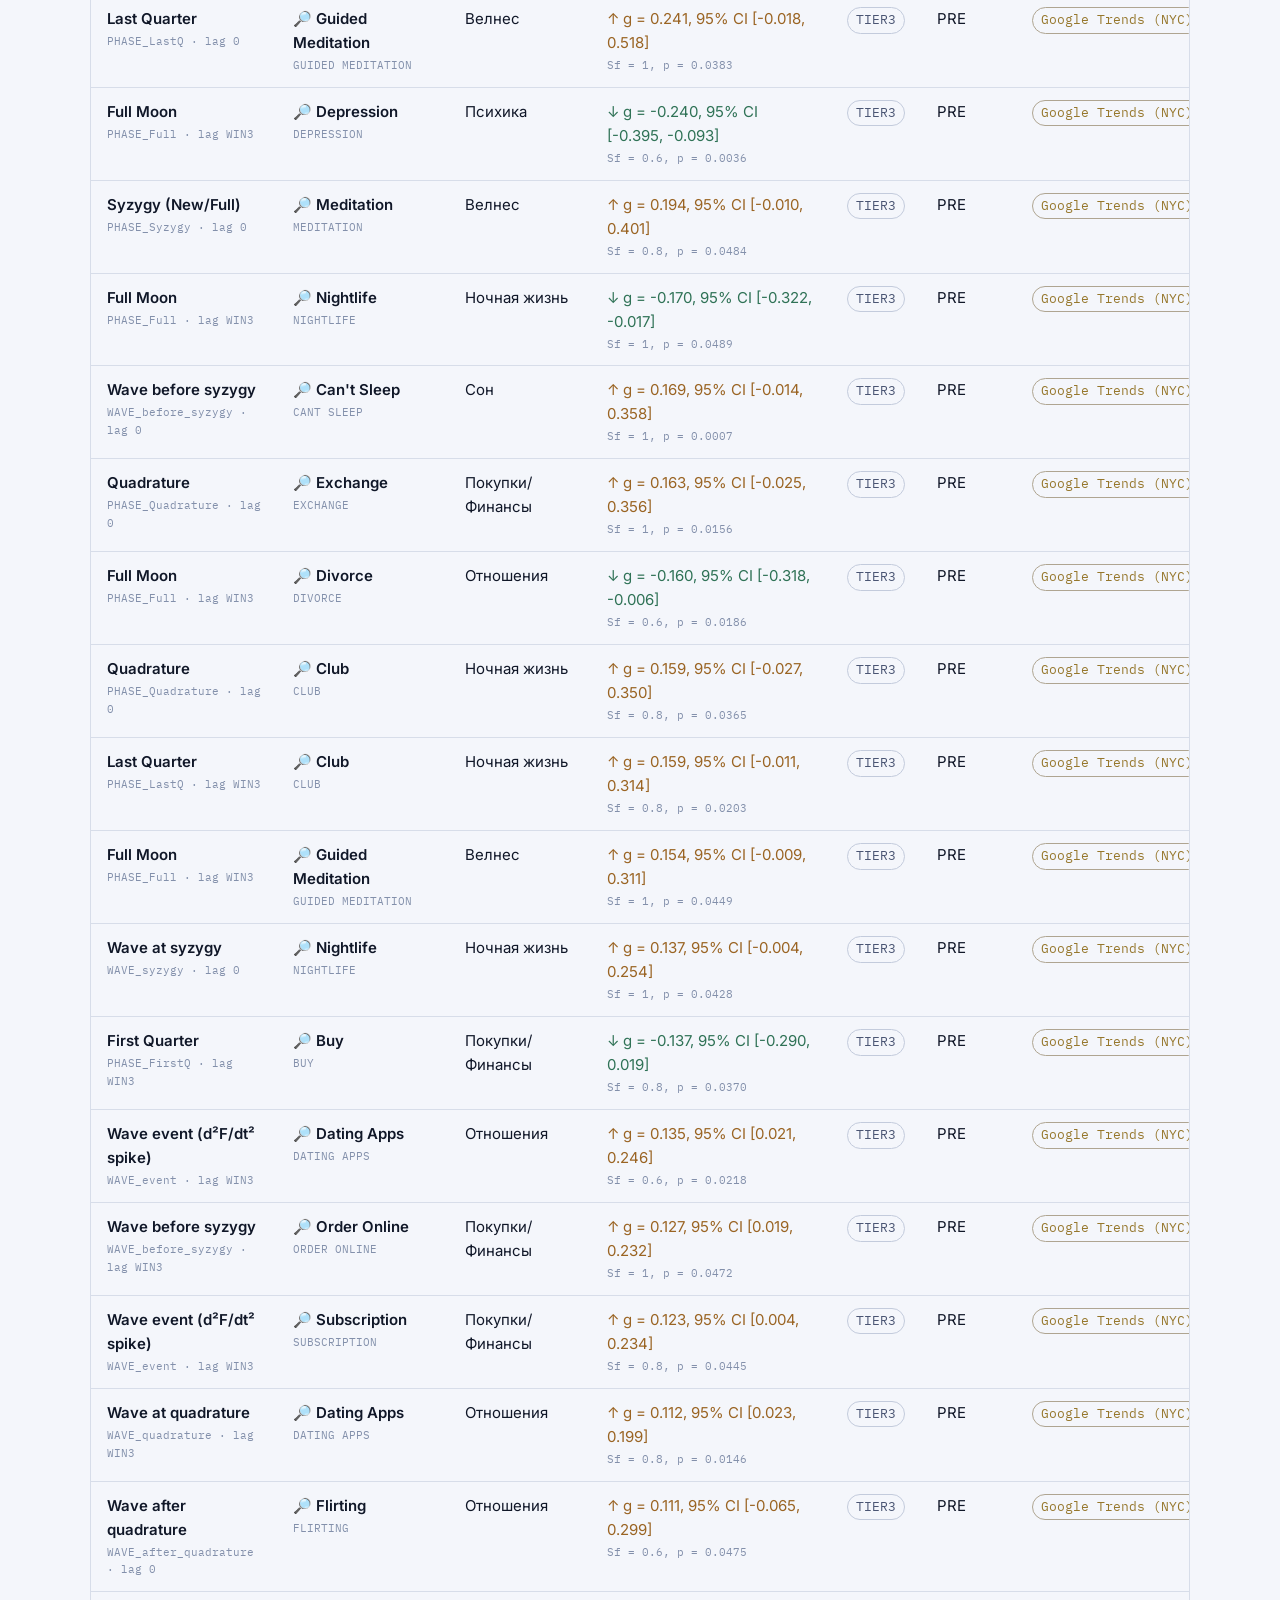
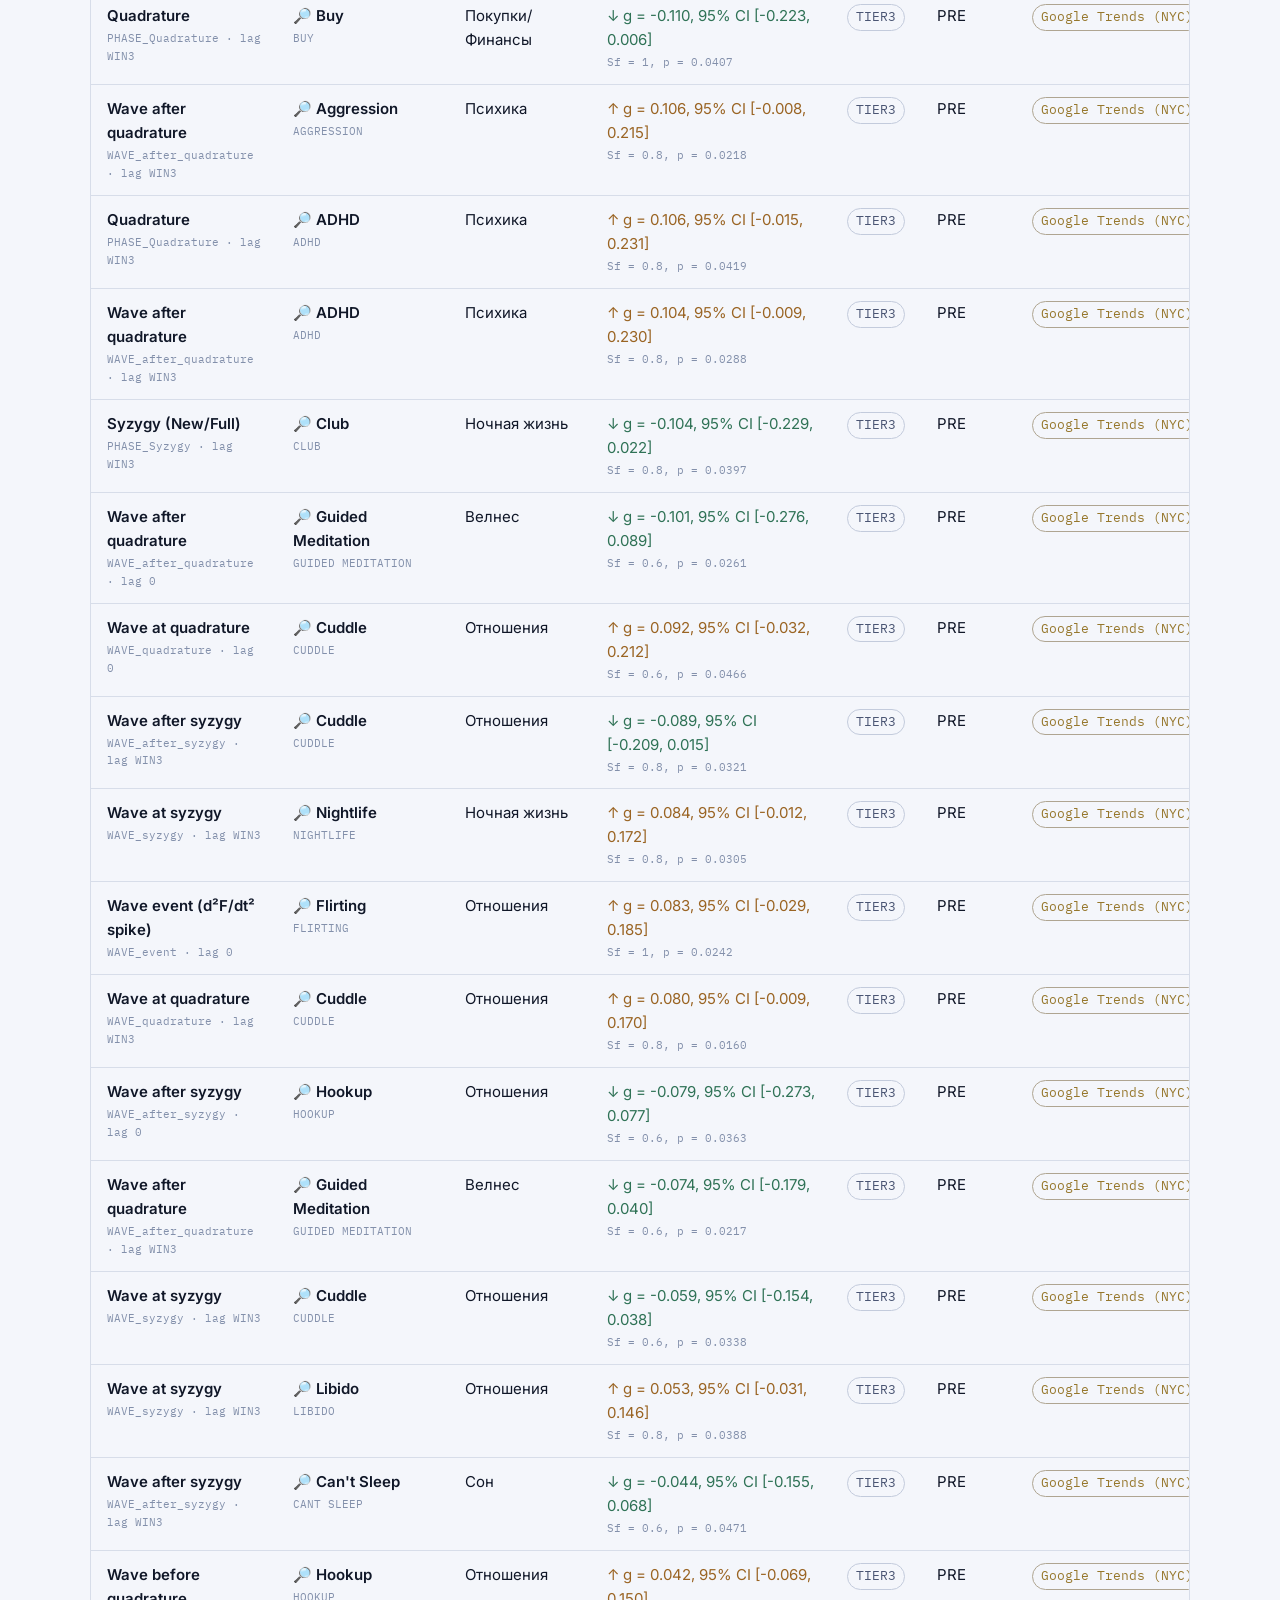
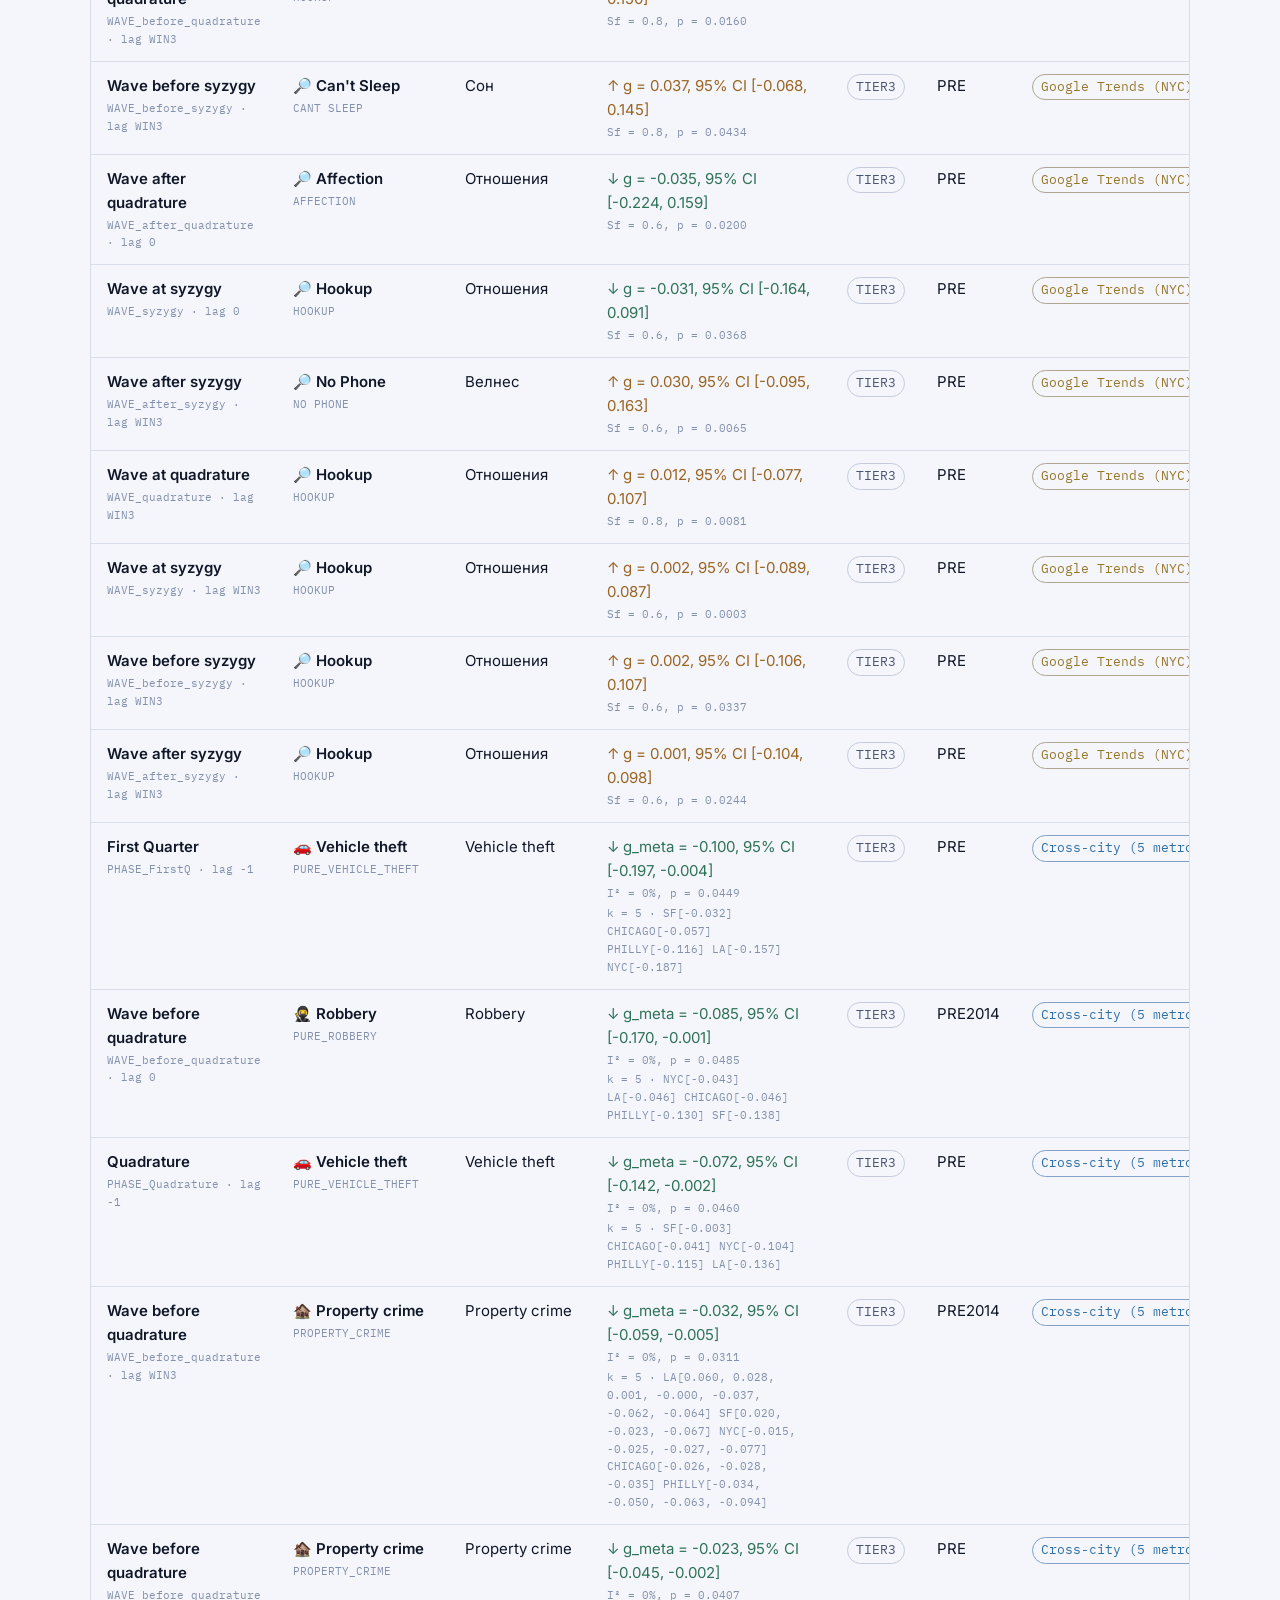
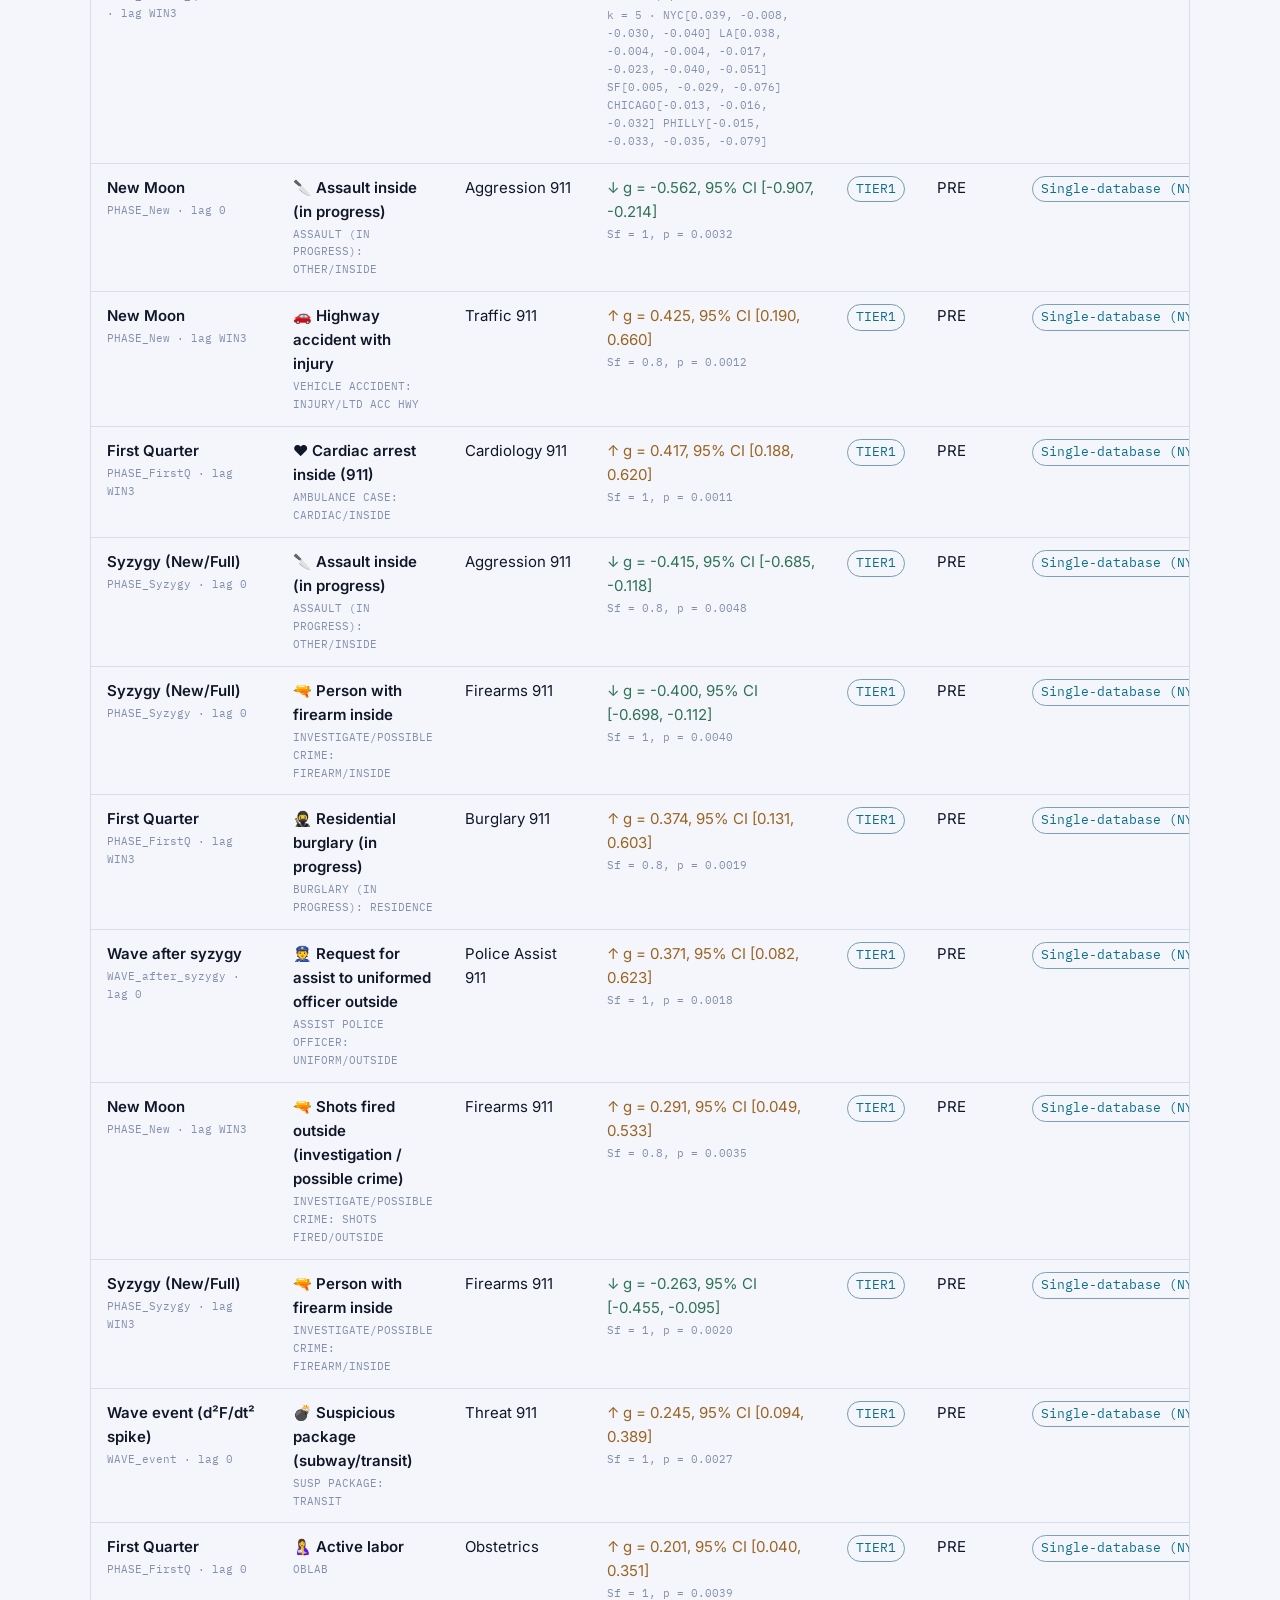
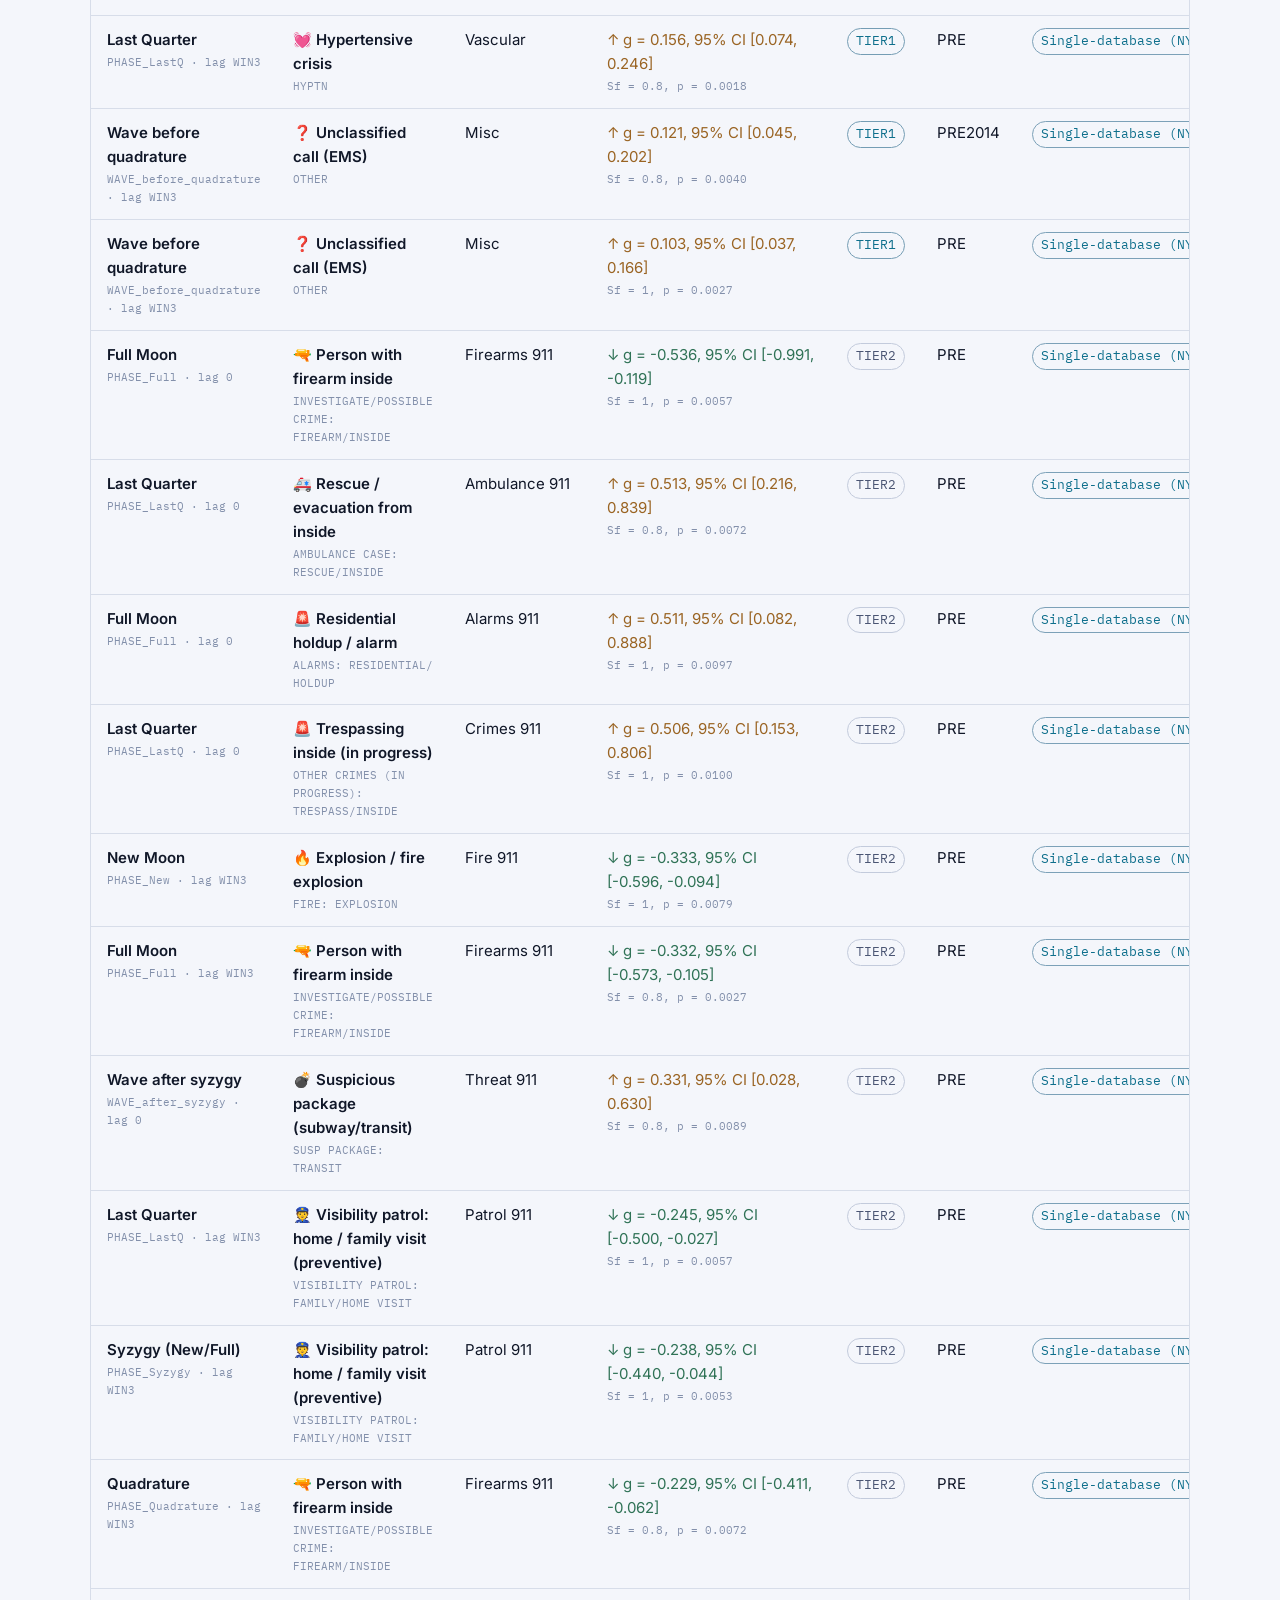
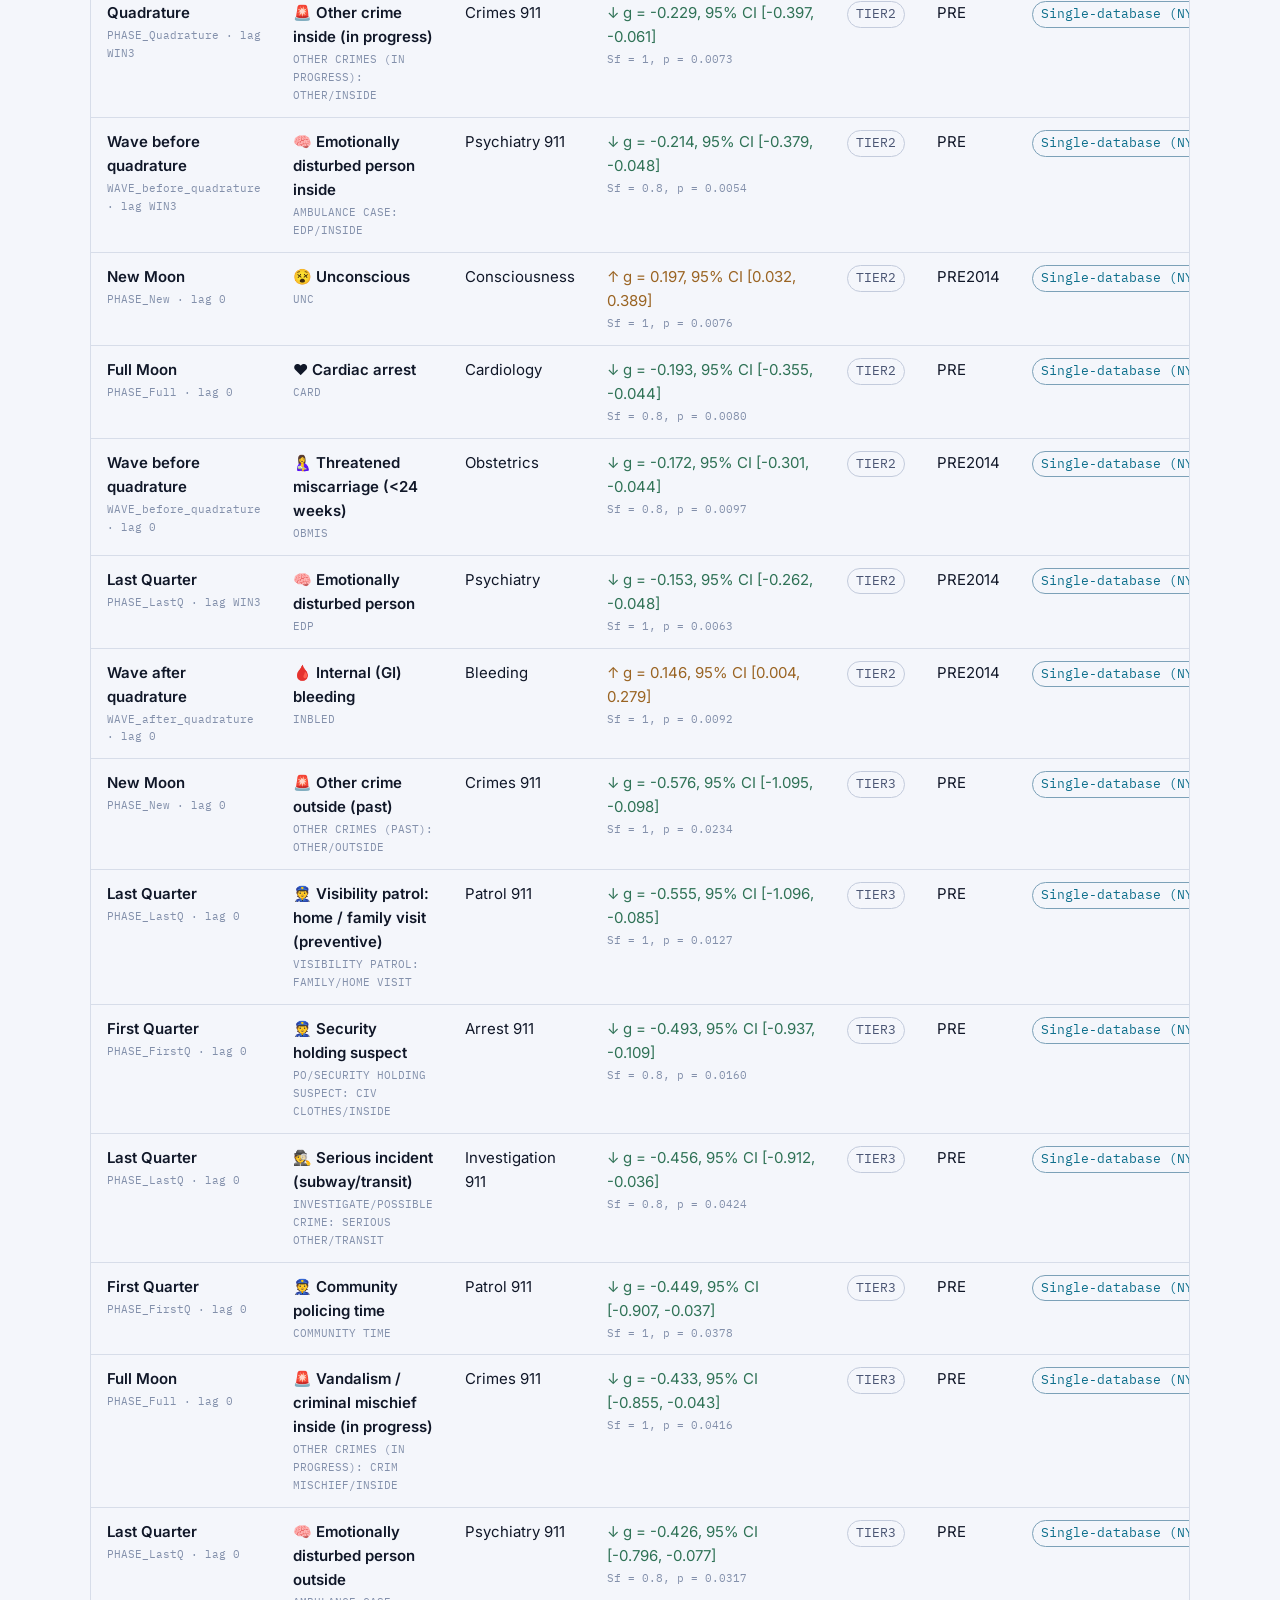
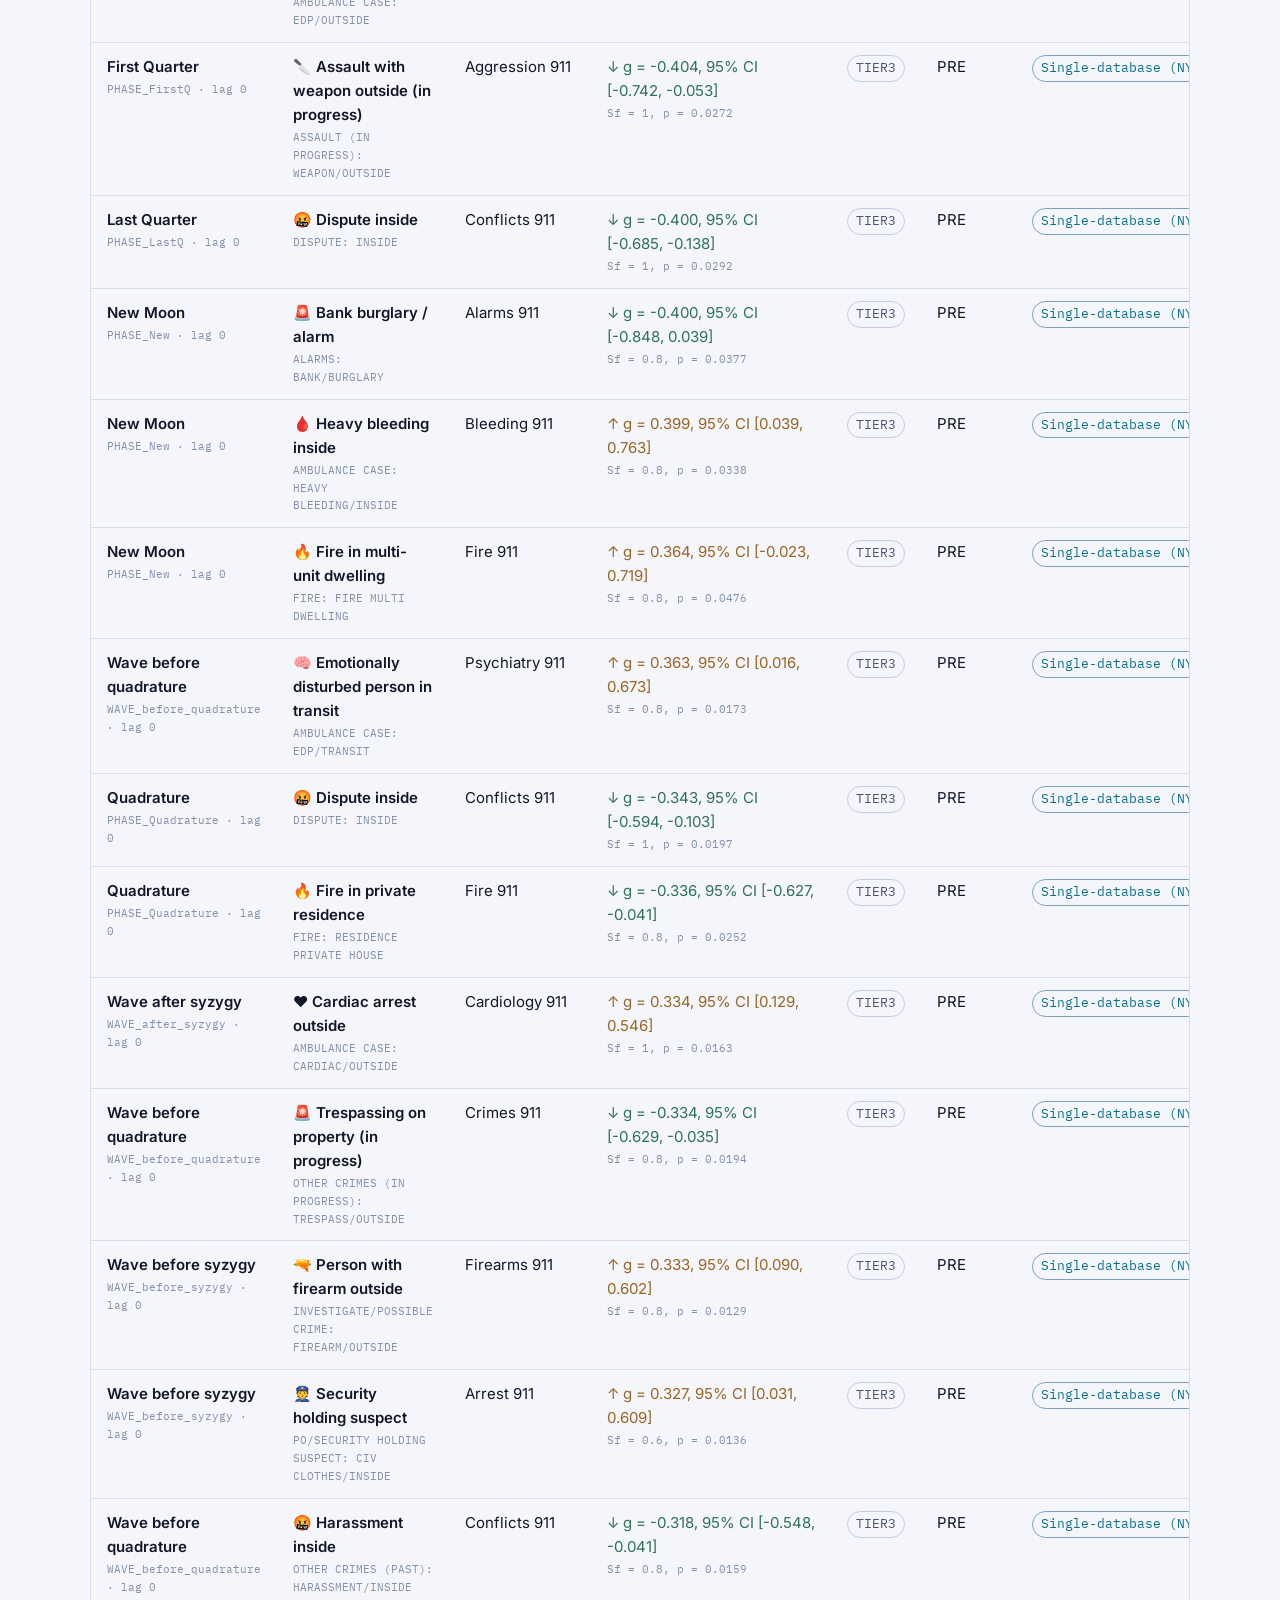
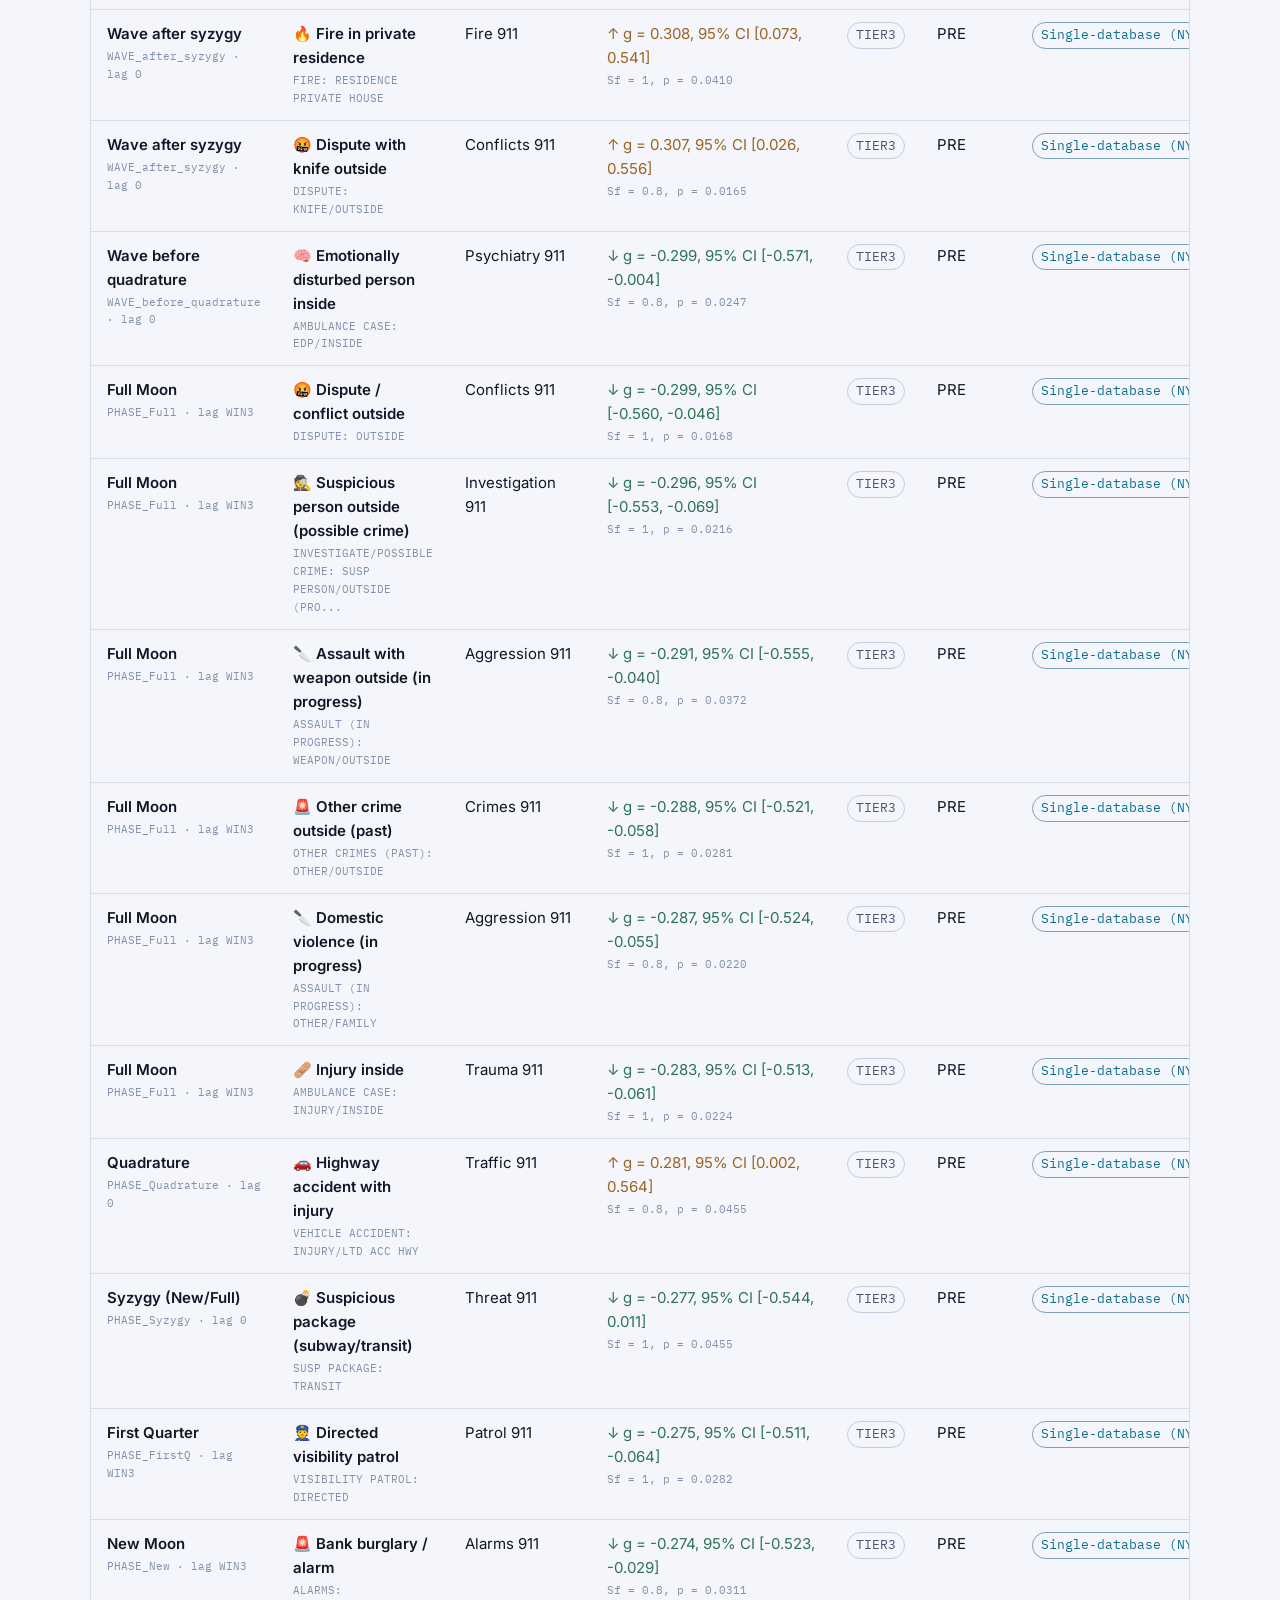
<file: en/data/index.html>
<!DOCTYPE html>
<html lang="en">
<head>
<meta charset="UTF-8">
<meta name="viewport" content="width=device-width, initial-scale=1.0">
<title>Data — SGR lunar wave and phase findings table | Artem Tysiatskii</title>
<meta name="description" content="Full table of SGR findings: 218 rows from three sources — cross-city, single NYC database, and Google Trends. Lunar wave/phase window, indicator, effect size, TIER, epoch, source. Filterable by trigger.">
<link rel="canonical" href="https://tysiatskii.com/data">
<link rel="alternate" hreflang="ru" href="https://tysiatskii.com/data">
<link rel="alternate" hreflang="en" href="https://tysiatskii.com/en/data">
<link rel="alternate" hreflang="x-default" href="https://tysiatskii.com/data">
<meta name="robots" content="index, follow, max-image-preview:large">
<meta property="og:type" content="website">
<meta property="og:title" content="Data — SGR lunar wave and phase findings table | Artem Tysiatskii">
<meta property="og:description" content="Full table of SGR findings: 218 rows from three sources — cross-city, single NYC database, and Google Trends. Lunar wave/phase window, indicator, effect size, TIER, epoch, source. Filterable by trigger.">
<meta property="og:url" content="https://tysiatskii.com/data">
<meta property="og:image" content="https://tysiatskii.com/assets/img/og-cover.png">
<meta property="og:locale" content="en_US">
<meta name="twitter:card" content="summary_large_image">
<meta name="twitter:title" content="Data — SGR lunar wave and phase findings table | Artem Tysiatskii">
<meta name="twitter:description" content="Full table of SGR findings: 218 rows from three sources — cross-city, single NYC database, and Google Trends. Lunar wave/phase window, indicator, effect size, TIER, epoch, source. Filterable by trigger.">
<meta name="twitter:image" content="https://tysiatskii.com/assets/img/og-cover.png">
<link rel="icon" type="image/png" sizes="32x32" href="../../assets/img/favicon-32.png">
<link rel="apple-touch-icon" href="../../assets/img/apple-touch-icon.png">
<link rel="preconnect" href="https://fonts.googleapis.com">
<link rel="preconnect" href="https://fonts.gstatic.com" crossorigin>
<link href="https://fonts.googleapis.com/css2?family=Source+Serif+4:opsz,wght@8..60,400;8..60,600;8..60,700&family=Inter:wght@400;500;600;700&family=IBM+Plex+Mono:wght@400;500&display=swap" rel="stylesheet">
<link rel="stylesheet" href="../../assets/css/tokens.css">
<link rel="stylesheet" href="../../assets/css/base.css">
<link rel="stylesheet" href="../../assets/css/main.css">
<script type="application/ld+json">{"@context": "https://schema.org", "@type": "Dataset", "name": "SGR findings table — lunar wave/phase windows × crime, EMS, health and search-behavior effects", "description": "Full table of SGR findings (218 rows): cross-city meta-analysis, single NYC 911/EMS database, and an expanding Google Trends block, with lunar wave/phase window, indicator, effect size (Hedges' g, bootstrap 95% CI), TIER level, epoch, and check status. Filterable by 13 triggers, sorted by freshness.", "url": "https://tysiatskii.com/en/data", "temporalCoverage": "2001-01-01/2025-12-31", "variableMeasured": ["Abdomen", "Aggression 911", "Alarms 911", "Ambulance", "Ambulance 911", "Arrest 911", "Bleeding", "Bleeding 911", "Burglary 911", "Cardiology", "Cardiology 911", "Conflicts 911", "Consciousness", "Crimes 911", "Disorderly 911", "Fire 911", "Firearms 911", "Investigation 911", "Larceny 911", "Legal 911", "Misc", "Neurology", "Obstetrics", "Patrol 911", "Police Assist 911", "Property crime", "Psychiatry", "Psychiatry 911", "Respiratory", "Robbery", "Threat 911", "Traffic", "Traffic 911", "Trauma", "Trauma 911", "Vascular", "Vehicle theft", "Violence"], "creator": {"@type": "Person", "@id": "https://tysiatskii.com/#person", "name": "Artem Tysiatskii"}, "license": "https://creativecommons.org/licenses/by/4.0/", "distribution": [{"@type": "DataDownload", "encodingFormat": "application/json", "contentUrl": "https://tysiatskii.com/assets/data/table.json"}, {"@type": "DataDownload", "encodingFormat": "text/csv", "contentUrl": "https://github.com/TemaTys/seleno-gravitational-rhythm/blob/main/outputs/verdicts/sgr_meta_family.csv"}, {"@type": "DataDownload", "encodingFormat": "text/csv", "contentUrl": "https://github.com/TemaTys/seleno-gravitational-rhythm/blob/main/outputs/verdicts/sgr_single_verdict_signals.csv"}], "identifier": "https://doi.org/10.5281/zenodo.20518660"}</script>
</head>
<body>
<a class="skip-link" href="#main">Skip to content</a>
<header class="site-header" data-site-header>
  <div class="wrap site-header__inner">
    <a class="brand" href="../../en/index.html">
      <svg class="brand__mark" viewBox="0 0 40 40" fill="none" xmlns="http://www.w3.org/2000/svg" aria-hidden="true">
  <circle cx="20" cy="20" r="17.5" stroke="currentColor" stroke-width="1.4" opacity="0.55"/>
  <path d="M20 3.5C13 8 13 32 20 36.5" stroke="currentColor" stroke-width="1.2" opacity="0.4"/>
  <path d="M4 22c3-6 6-9 9-9s5 7 8 7 5-11 9-11 6 5 6 5" stroke="currentColor" stroke-width="1.6" stroke-linecap="round" stroke-linejoin="round"/>
  <circle cx="30" cy="10" r="2" fill="currentColor"/>
</svg>
      <span class="brand__text">
        <span class="brand__name">Artem Tysiatskii</span>
        <span class="brand__tag">SGR &middot; Independent researcher</span>
      </span>
    </a>
    <nav class="main-nav" aria-label="Primary">
      <ul class="main-nav__list">
          <li><a href="../../en/index.html">Home</a></li>
          <li><a href="../../en/hypothesis/index.html">Hypothesis & paper</a></li>
          <li><a href="../../en/data/index.html" aria-current="page">Data</a></li>
          <li><a href="../../en/faq/index.html">FAQ</a></li>
      </ul>
      <div class="lang-switch" role="group" aria-label="Language">
          <a href="../../data/index.html" aria-current="false">RU</a>
          <a href="../../en/data/index.html" aria-current="true">EN</a>
        </div>
      <button class="theme-toggle" data-theme-toggle aria-label="Toggle theme" type="button"></button>
      <button class="nav-toggle" data-nav-toggle aria-label="Toggle menu" aria-expanded="false" type="button">
        <svg width="20" height="20" viewBox="0 0 24 24" fill="none" stroke="currentColor" stroke-width="2"><path d="M3 6h18M3 12h18M3 18h18"/></svg>
      </button>
    </nav>
  </div>
</header>
<main id="main">

<section class="section section--tight">
  <div class="wrap wrap--prose">
    <span class="eyebrow">Data</span>
    <h1>Findings table: lunar waves and phases × effects</h1>
    <p class="hero__lede" style="margin-top:var(--space-4)">All 218 rows from three sources: a cross-city meta-analysis (5 US metros), a single NYC 911/EMS database, and a Google Trends block — this search-behavior slice is still expanding, with new queries added as testing continues. The table includes every finding without filtering out failures: rows that did not pass every check (permutation test, placebo resampling, 95% CI crossing zero) are flagged, not hidden.</p>
  </div>
</section>
<section class="section section--tight" style="padding-top:0">
  <div class="wrap">
    <div class="filter-bar" data-sgr-filters></div>
    <p class="table-summary" data-sgr-summary></p>
    <div class="table-scroll">
      <table class="data-table" data-sgr-table data-src="../../assets/data/table.json">
        <caption>The full set of SGR findings — 218 rows collected from data/table.json (cross-city, single NYC database, Google Trends). Rows with unresolved checks are flagged, not hidden.</caption>
        <thead>
          <tr>
        <th>Trigger</th>
        <th>Indicator</th>
        <th>Family</th>
        <th>Effect (95% CI)</th>
        <th>TIER</th>
        <th>Epoch</th>
        <th>Source</th>
        <th>Checks</th>
          </tr>
        </thead>
        <tbody data-sgr-tbody>
          <tr><td colspan="8" class="data-table__empty">Loading…</td></tr>
        </tbody>
      </table>
    </div>
    <div class="card" style="margin-top:var(--space-10)">
      <h3>How the table works</h3>
      <p>The table renders client-side from <code>assets/data/table.json</code> (218 records, fields documented inside the file itself) — no backend involved. Nothing is filtered out: rows that did not pass every check (permutation test, placebo resampling, or a 95% CI crossing zero) stay in the table and are flagged with a note explaining why on hover. Default sort is by freshness: newest Google Trends findings first, then the original cross-city and single-database set.</p>
      <p class="note" style="margin-top:var(--space-4)"><a href="../../assets/data/table.json">assets/data/table.json</a> &middot; <a href="https://github.com/TemaTys/seleno-gravitational-rhythm">Full SGR repository</a></p>
    </div>
  </div>
</section>

</main>
<footer class="site-footer">
  <div class="wrap site-footer__inner">
    <p style="max-width:46ch">Personal research site of Artem Tysiatskii (TemaTys), dedicated to the Seleno-Gravitational Rhythm (SGR) project.</p>
    <div class="footer-links">
        <a href="https://github.com/TemaTys/seleno-gravitational-rhythm" target="_blank" rel="noopener noreferrer">GitHub</a>
        <a href="https://doi.org/10.5281/zenodo.20518660" target="_blank" rel="noopener noreferrer">Zenodo DOI</a>
        <a href="https://orcid.org/0009-0006-1974-7894" target="_blank" rel="noopener noreferrer">ORCID</a>
        <a href="https://t.me/TemaTys" target="_blank" rel="noopener noreferrer">Telegram</a>
        <a href="mailto:artem.tysiatskii@gmail.com" target="_blank" rel="noopener noreferrer">Email</a>
    </div>
  </div>
  <div class="wrap"><p class="note" style="margin-top:var(--space-6)">© <span data-year>2026</span> Artem Tysiatskii. Code released under the MIT License; data and figures under CC-BY 4.0.</p></div>
</footer>
<script src="../../assets/js/main.js"></script>
<script src="../../assets/js/data-table.js"></script>
</body>
</html>
</file>
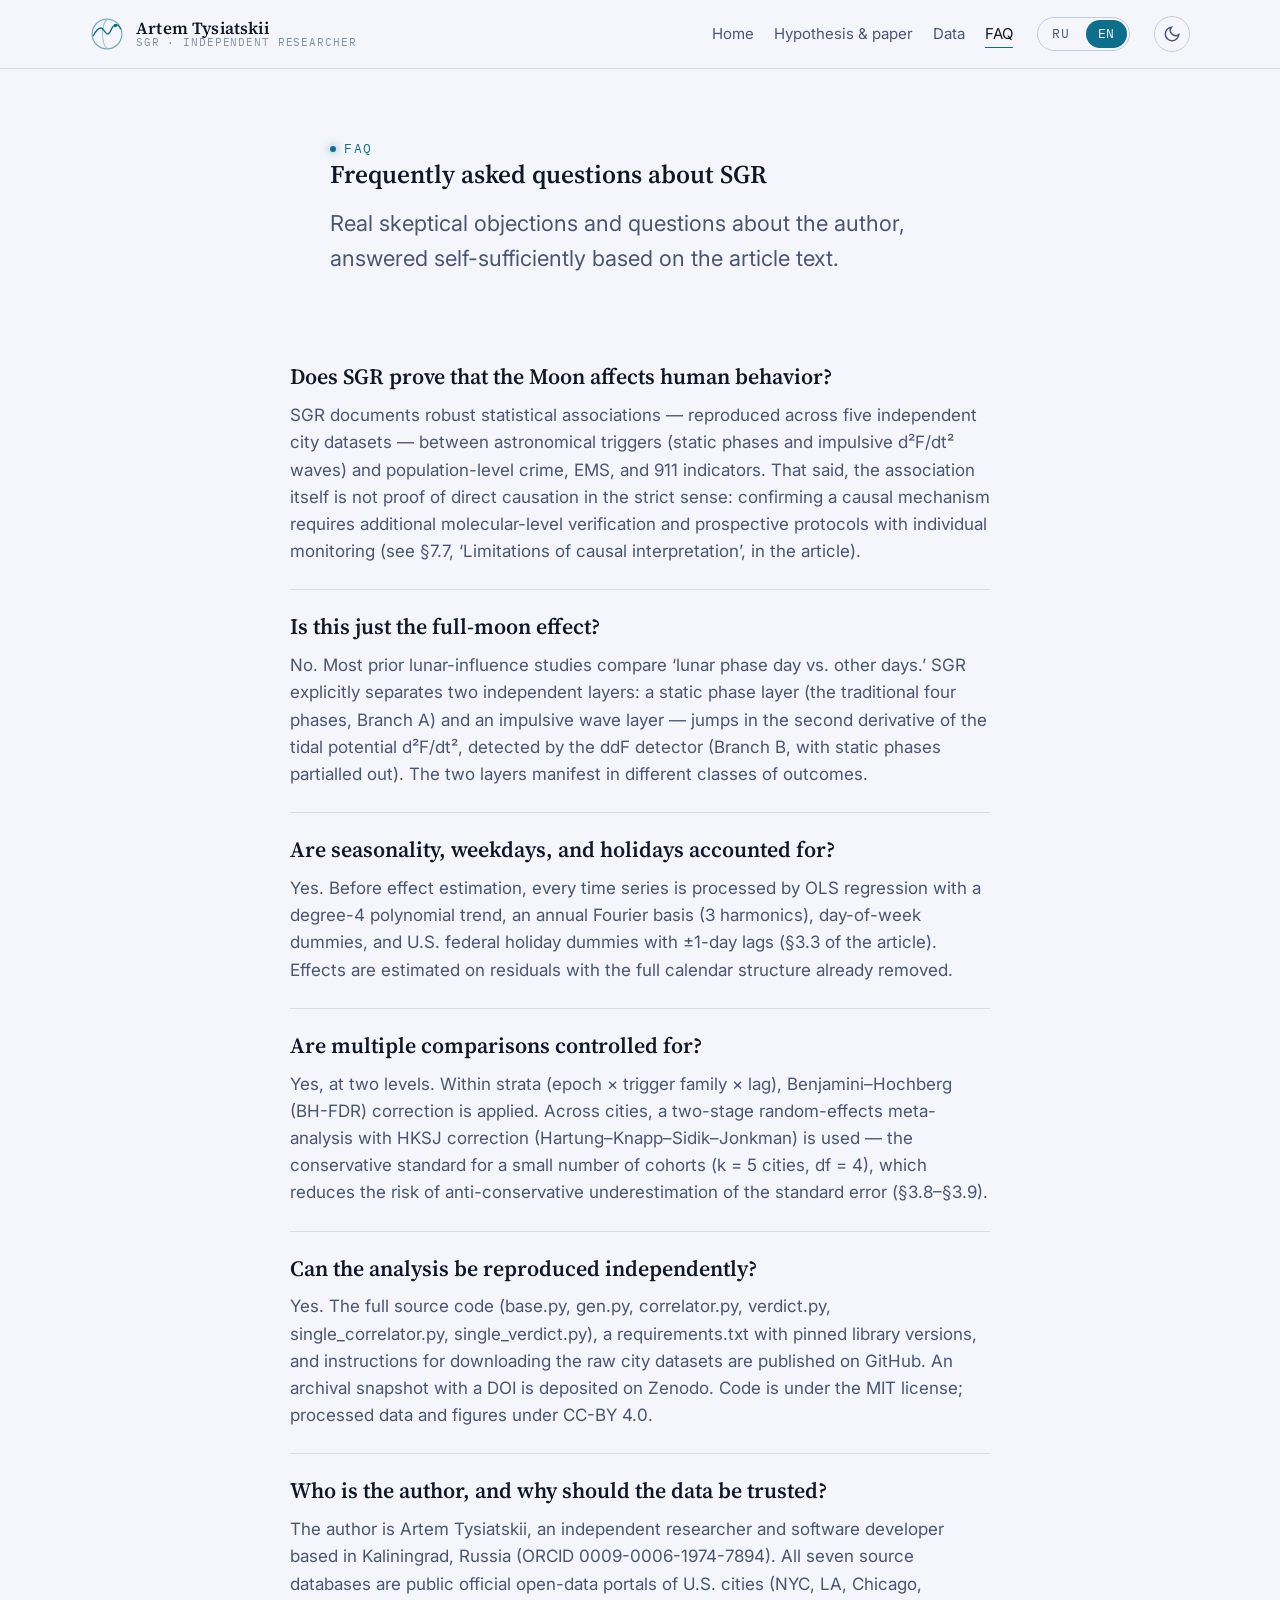
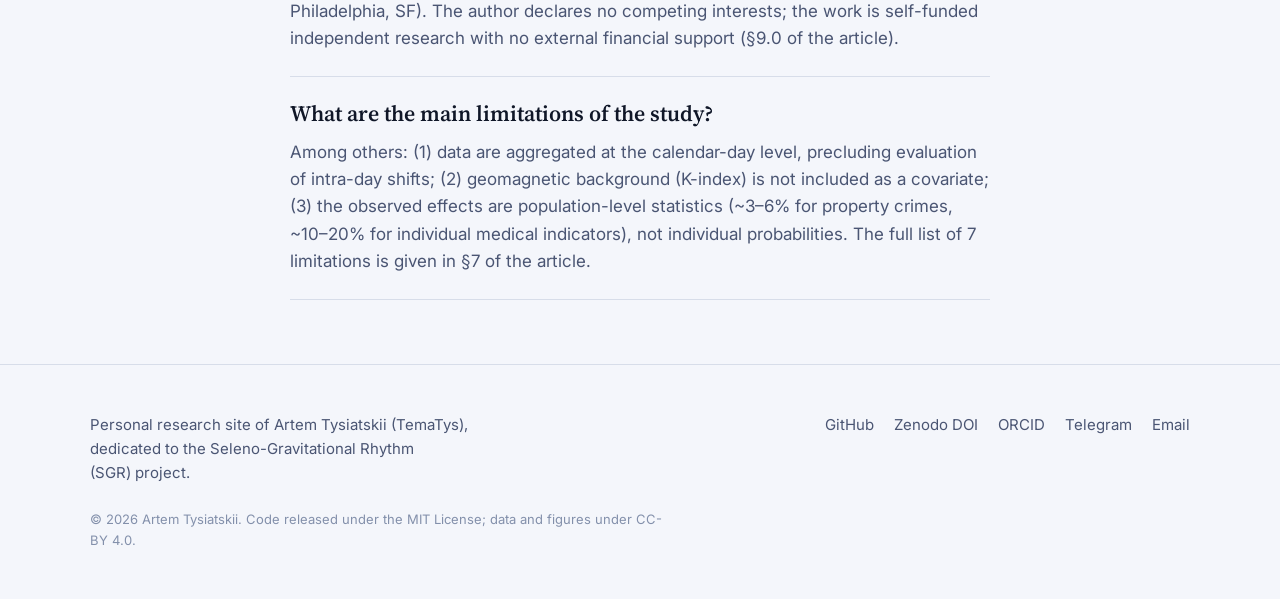
<file: en/faq/index.html>
<!DOCTYPE html>
<html lang="en">
<head>
<meta charset="UTF-8">
<meta name="viewport" content="width=device-width, initial-scale=1.0">
<title>FAQ — Seleno-Gravitational Rhythm (SGR) | Artem Tysiatskii</title>
<meta name="description" content="Answers to frequent questions about the SGR project: does it prove the Moon affects behavior, are multiple comparisons controlled, can the analysis be replicated, and who is the author.">
<link rel="canonical" href="https://tysiatskii.com/faq">
<link rel="alternate" hreflang="ru" href="https://tysiatskii.com/faq">
<link rel="alternate" hreflang="en" href="https://tysiatskii.com/en/faq">
<link rel="alternate" hreflang="x-default" href="https://tysiatskii.com/faq">
<meta name="robots" content="index, follow, max-image-preview:large">
<meta property="og:type" content="website">
<meta property="og:title" content="FAQ — Seleno-Gravitational Rhythm (SGR) | Artem Tysiatskii">
<meta property="og:description" content="Answers to frequent questions about the SGR project: does it prove the Moon affects behavior, are multiple comparisons controlled, can the analysis be replicated, and who is the author.">
<meta property="og:url" content="https://tysiatskii.com/faq">
<meta property="og:image" content="https://tysiatskii.com/assets/img/og-cover.png">
<meta property="og:locale" content="en_US">
<meta name="twitter:card" content="summary_large_image">
<meta name="twitter:title" content="FAQ — Seleno-Gravitational Rhythm (SGR) | Artem Tysiatskii">
<meta name="twitter:description" content="Answers to frequent questions about the SGR project: does it prove the Moon affects behavior, are multiple comparisons controlled, can the analysis be replicated, and who is the author.">
<meta name="twitter:image" content="https://tysiatskii.com/assets/img/og-cover.png">
<link rel="icon" type="image/png" sizes="32x32" href="../../assets/img/favicon-32.png">
<link rel="apple-touch-icon" href="../../assets/img/apple-touch-icon.png">
<link rel="preconnect" href="https://fonts.googleapis.com">
<link rel="preconnect" href="https://fonts.gstatic.com" crossorigin>
<link href="https://fonts.googleapis.com/css2?family=Source+Serif+4:opsz,wght@8..60,400;8..60,600;8..60,700&family=Inter:wght@400;500;600;700&family=IBM+Plex+Mono:wght@400;500&display=swap" rel="stylesheet">
<link rel="stylesheet" href="../../assets/css/tokens.css">
<link rel="stylesheet" href="../../assets/css/base.css">
<link rel="stylesheet" href="../../assets/css/main.css">
<script type="application/ld+json">{"@context": "https://schema.org", "@type": "FAQPage", "mainEntity": [{"@type": "Question", "name": "Does SGR prove that the Moon affects human behavior?", "acceptedAnswer": {"@type": "Answer", "text": "SGR documents robust statistical associations — reproduced across five independent city datasets — between astronomical triggers (static phases and impulsive d²F/dt² waves) and population-level crime, EMS, and 911 indicators. That said, the association itself is not proof of direct causation in the strict sense: confirming a causal mechanism requires additional molecular-level verification and prospective protocols with individual monitoring (see §7.7, ‘Limitations of causal interpretation’, in the article)."}}, {"@type": "Question", "name": "Is this just the full-moon effect?", "acceptedAnswer": {"@type": "Answer", "text": "No. Most prior lunar-influence studies compare ‘lunar phase day vs. other days.’ SGR explicitly separates two independent layers: a static phase layer (the traditional four phases, Branch A) and an impulsive wave layer — jumps in the second derivative of the tidal potential d²F/dt², detected by the ddF detector (Branch B, with static phases partialled out). The two layers manifest in different classes of outcomes."}}, {"@type": "Question", "name": "Are seasonality, weekdays, and holidays accounted for?", "acceptedAnswer": {"@type": "Answer", "text": "Yes. Before effect estimation, every time series is processed by OLS regression with a degree-4 polynomial trend, an annual Fourier basis (3 harmonics), day-of-week dummies, and U.S. federal holiday dummies with ±1-day lags (§3.3 of the article). Effects are estimated on residuals with the full calendar structure already removed."}}, {"@type": "Question", "name": "Are multiple comparisons controlled for?", "acceptedAnswer": {"@type": "Answer", "text": "Yes, at two levels. Within strata (epoch × trigger family × lag), Benjamini–Hochberg (BH-FDR) correction is applied. Across cities, a two-stage random-effects meta-analysis with HKSJ correction (Hartung–Knapp–Sidik–Jonkman) is used — the conservative standard for a small number of cohorts (k = 5 cities, df = 4), which reduces the risk of anti-conservative underestimation of the standard error (§3.8–§3.9)."}}, {"@type": "Question", "name": "Can the analysis be reproduced independently?", "acceptedAnswer": {"@type": "Answer", "text": "Yes. The full source code (base.py, gen.py, correlator.py, verdict.py, single_correlator.py, single_verdict.py), a requirements.txt with pinned library versions, and instructions for downloading the raw city datasets are published on GitHub. An archival snapshot with a DOI is deposited on Zenodo. Code is under the MIT license; processed data and figures under CC-BY 4.0."}}, {"@type": "Question", "name": "Who is the author, and why should the data be trusted?", "acceptedAnswer": {"@type": "Answer", "text": "The author is Artem Tysiatskii, an independent researcher and software developer based in Kaliningrad, Russia (ORCID 0009-0006-1974-7894). All seven source databases are public official open-data portals of U.S. cities (NYC, LA, Chicago, Philadelphia, SF). The author declares no competing interests; the work is self-funded independent research with no external financial support (§9.0 of the article)."}}, {"@type": "Question", "name": "What are the main limitations of the study?", "acceptedAnswer": {"@type": "Answer", "text": "Among others: (1) data are aggregated at the calendar-day level, precluding evaluation of intra-day shifts; (2) geomagnetic background (K-index) is not included as a covariate; (3) the observed effects are population-level statistics (~3–6% for property crimes, ~10–20% for individual medical indicators), not individual probabilities. The full list of 7 limitations is given in §7 of the article."}}]}</script>
</head>
<body>
<a class="skip-link" href="#main">Skip to content</a>
<header class="site-header" data-site-header>
  <div class="wrap site-header__inner">
    <a class="brand" href="../../en/index.html">
      <svg class="brand__mark" viewBox="0 0 40 40" fill="none" xmlns="http://www.w3.org/2000/svg" aria-hidden="true">
  <circle cx="20" cy="20" r="17.5" stroke="currentColor" stroke-width="1.4" opacity="0.55"/>
  <path d="M20 3.5C13 8 13 32 20 36.5" stroke="currentColor" stroke-width="1.2" opacity="0.4"/>
  <path d="M4 22c3-6 6-9 9-9s5 7 8 7 5-11 9-11 6 5 6 5" stroke="currentColor" stroke-width="1.6" stroke-linecap="round" stroke-linejoin="round"/>
  <circle cx="30" cy="10" r="2" fill="currentColor"/>
</svg>
      <span class="brand__text">
        <span class="brand__name">Artem Tysiatskii</span>
        <span class="brand__tag">SGR &middot; Independent researcher</span>
      </span>
    </a>
    <nav class="main-nav" aria-label="Primary">
      <ul class="main-nav__list">
          <li><a href="../../en/index.html">Home</a></li>
          <li><a href="../../en/hypothesis/index.html">Hypothesis & paper</a></li>
          <li><a href="../../en/data/index.html">Data</a></li>
          <li><a href="../../en/faq/index.html" aria-current="page">FAQ</a></li>
      </ul>
      <div class="lang-switch" role="group" aria-label="Language">
          <a href="../../faq/index.html" aria-current="false">RU</a>
          <a href="../../en/faq/index.html" aria-current="true">EN</a>
        </div>
      <button class="theme-toggle" data-theme-toggle aria-label="Toggle theme" type="button"></button>
      <button class="nav-toggle" data-nav-toggle aria-label="Toggle menu" aria-expanded="false" type="button">
        <svg width="20" height="20" viewBox="0 0 24 24" fill="none" stroke="currentColor" stroke-width="2"><path d="M3 6h18M3 12h18M3 18h18"/></svg>
      </button>
    </nav>
  </div>
</header>
<main id="main">

<section class="section section--tight">
  <div class="wrap wrap--prose">
    <span class="eyebrow">FAQ</span>
    <h1>Frequently asked questions about SGR</h1>
    <p class="hero__lede" style="margin-top:var(--space-4)">Real skeptical objections and questions about the author, answered self-sufficiently based on the article text.</p>
  </div>
</section>
<section class="section section--tight" style="padding-top:0">
  <div class="wrap">
    <div class="faq-list">
      <div class="faq-item">
        <h3>Does SGR prove that the Moon affects human behavior?</h3>
        <p>SGR documents robust statistical associations — reproduced across five independent city datasets — between astronomical triggers (static phases and impulsive d²F/dt² waves) and population-level crime, EMS, and 911 indicators. That said, the association itself is not proof of direct causation in the strict sense: confirming a causal mechanism requires additional molecular-level verification and prospective protocols with individual monitoring (see §7.7, ‘Limitations of causal interpretation’, in the article).</p>
      </div>
      <div class="faq-item">
        <h3>Is this just the full-moon effect?</h3>
        <p>No. Most prior lunar-influence studies compare ‘lunar phase day vs. other days.’ SGR explicitly separates two independent layers: a static phase layer (the traditional four phases, Branch A) and an impulsive wave layer — jumps in the second derivative of the tidal potential d²F/dt², detected by the ddF detector (Branch B, with static phases partialled out). The two layers manifest in different classes of outcomes.</p>
      </div>
      <div class="faq-item">
        <h3>Are seasonality, weekdays, and holidays accounted for?</h3>
        <p>Yes. Before effect estimation, every time series is processed by OLS regression with a degree-4 polynomial trend, an annual Fourier basis (3 harmonics), day-of-week dummies, and U.S. federal holiday dummies with ±1-day lags (§3.3 of the article). Effects are estimated on residuals with the full calendar structure already removed.</p>
      </div>
      <div class="faq-item">
        <h3>Are multiple comparisons controlled for?</h3>
        <p>Yes, at two levels. Within strata (epoch × trigger family × lag), Benjamini–Hochberg (BH-FDR) correction is applied. Across cities, a two-stage random-effects meta-analysis with HKSJ correction (Hartung–Knapp–Sidik–Jonkman) is used — the conservative standard for a small number of cohorts (k = 5 cities, df = 4), which reduces the risk of anti-conservative underestimation of the standard error (§3.8–§3.9).</p>
      </div>
      <div class="faq-item">
        <h3>Can the analysis be reproduced independently?</h3>
        <p>Yes. The full source code (base.py, gen.py, correlator.py, verdict.py, single_correlator.py, single_verdict.py), a requirements.txt with pinned library versions, and instructions for downloading the raw city datasets are published on GitHub. An archival snapshot with a DOI is deposited on Zenodo. Code is under the MIT license; processed data and figures under CC-BY 4.0.</p>
      </div>
      <div class="faq-item">
        <h3>Who is the author, and why should the data be trusted?</h3>
        <p>The author is Artem Tysiatskii, an independent researcher and software developer based in Kaliningrad, Russia (ORCID 0009-0006-1974-7894). All seven source databases are public official open-data portals of U.S. cities (NYC, LA, Chicago, Philadelphia, SF). The author declares no competing interests; the work is self-funded independent research with no external financial support (§9.0 of the article).</p>
      </div>
      <div class="faq-item">
        <h3>What are the main limitations of the study?</h3>
        <p>Among others: (1) data are aggregated at the calendar-day level, precluding evaluation of intra-day shifts; (2) geomagnetic background (K-index) is not included as a covariate; (3) the observed effects are population-level statistics (~3–6% for property crimes, ~10–20% for individual medical indicators), not individual probabilities. The full list of 7 limitations is given in §7 of the article.</p>
      </div>
    </div>
  </div>
</section>

</main>
<footer class="site-footer">
  <div class="wrap site-footer__inner">
    <p style="max-width:46ch">Personal research site of Artem Tysiatskii (TemaTys), dedicated to the Seleno-Gravitational Rhythm (SGR) project.</p>
    <div class="footer-links">
        <a href="https://github.com/TemaTys/seleno-gravitational-rhythm" target="_blank" rel="noopener noreferrer">GitHub</a>
        <a href="https://doi.org/10.5281/zenodo.20518660" target="_blank" rel="noopener noreferrer">Zenodo DOI</a>
        <a href="https://orcid.org/0009-0006-1974-7894" target="_blank" rel="noopener noreferrer">ORCID</a>
        <a href="https://t.me/TemaTys" target="_blank" rel="noopener noreferrer">Telegram</a>
        <a href="mailto:artem.tysiatskii@gmail.com" target="_blank" rel="noopener noreferrer">Email</a>
    </div>
  </div>
  <div class="wrap"><p class="note" style="margin-top:var(--space-6)">© <span data-year>2026</span> Artem Tysiatskii. Code released under the MIT License; data and figures under CC-BY 4.0.</p></div>
</footer>
<script src="../../assets/js/main.js"></script>
</body>
</html>
</file>
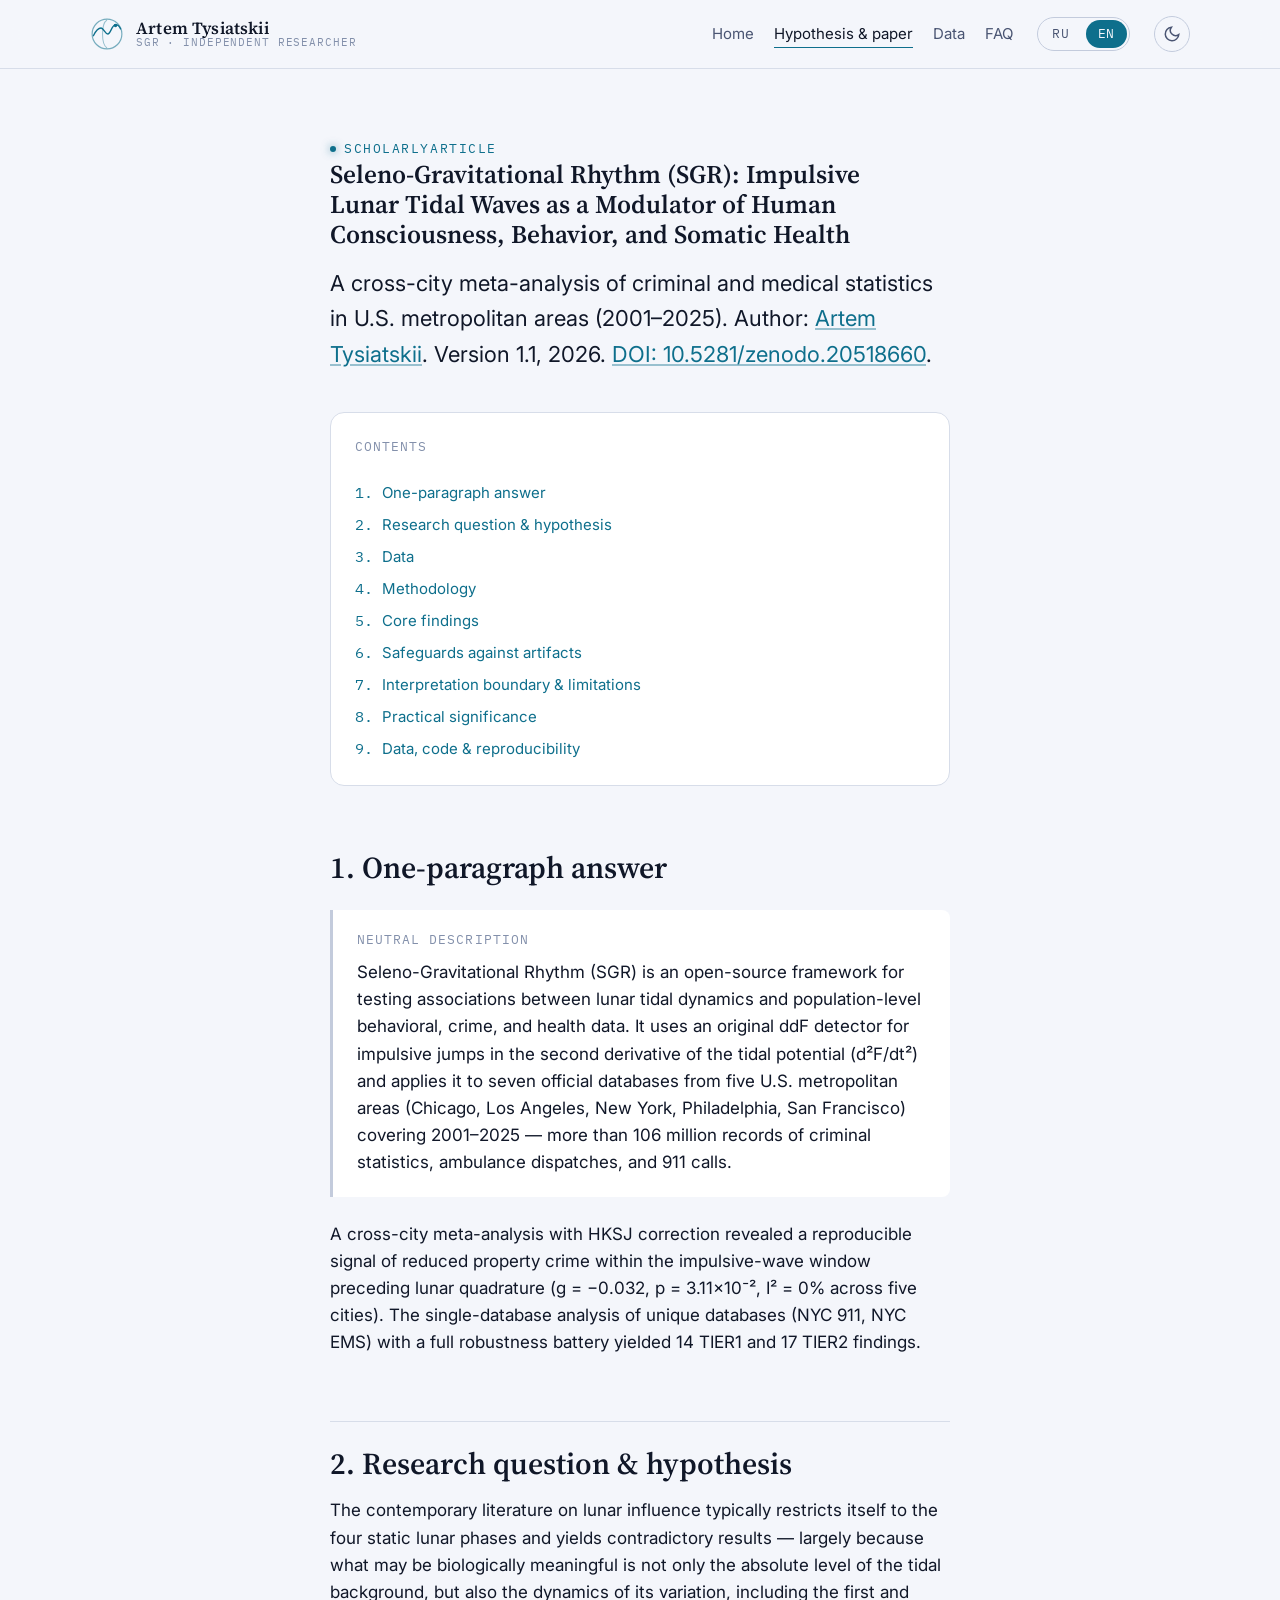
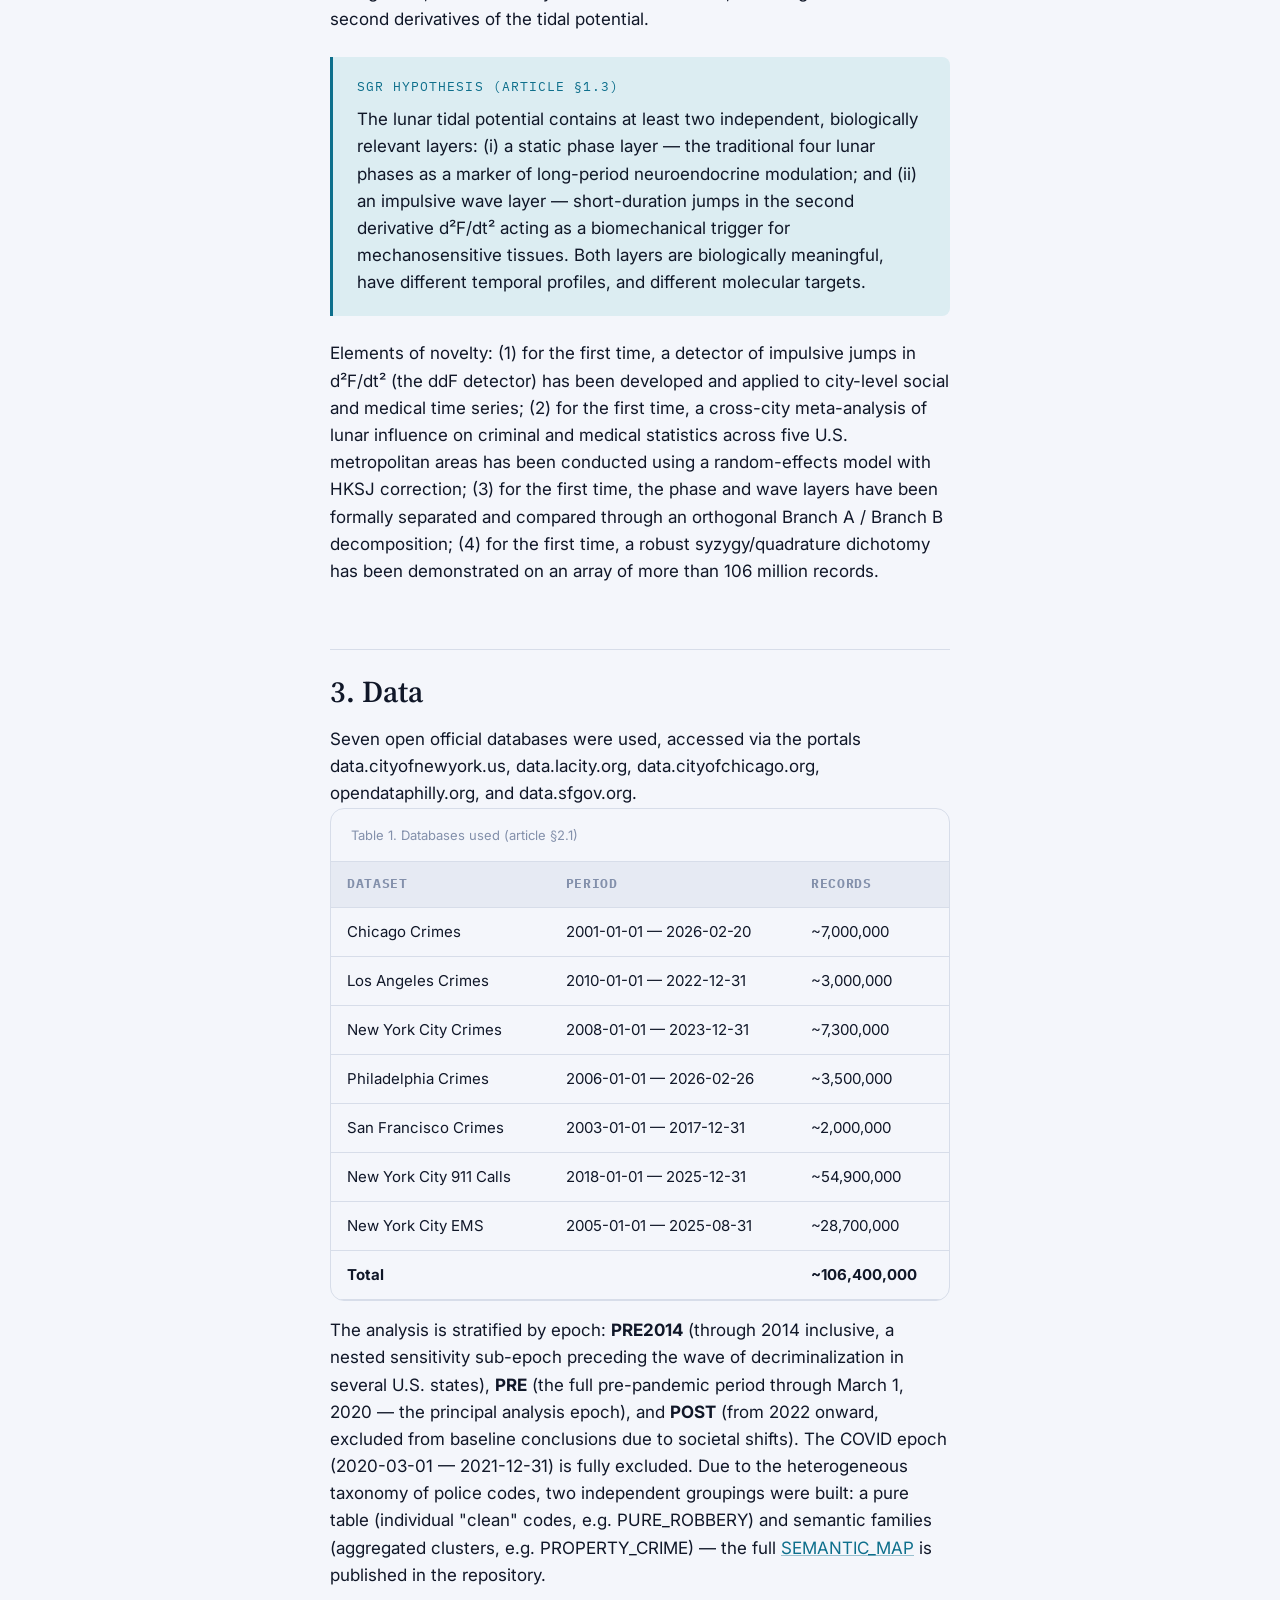
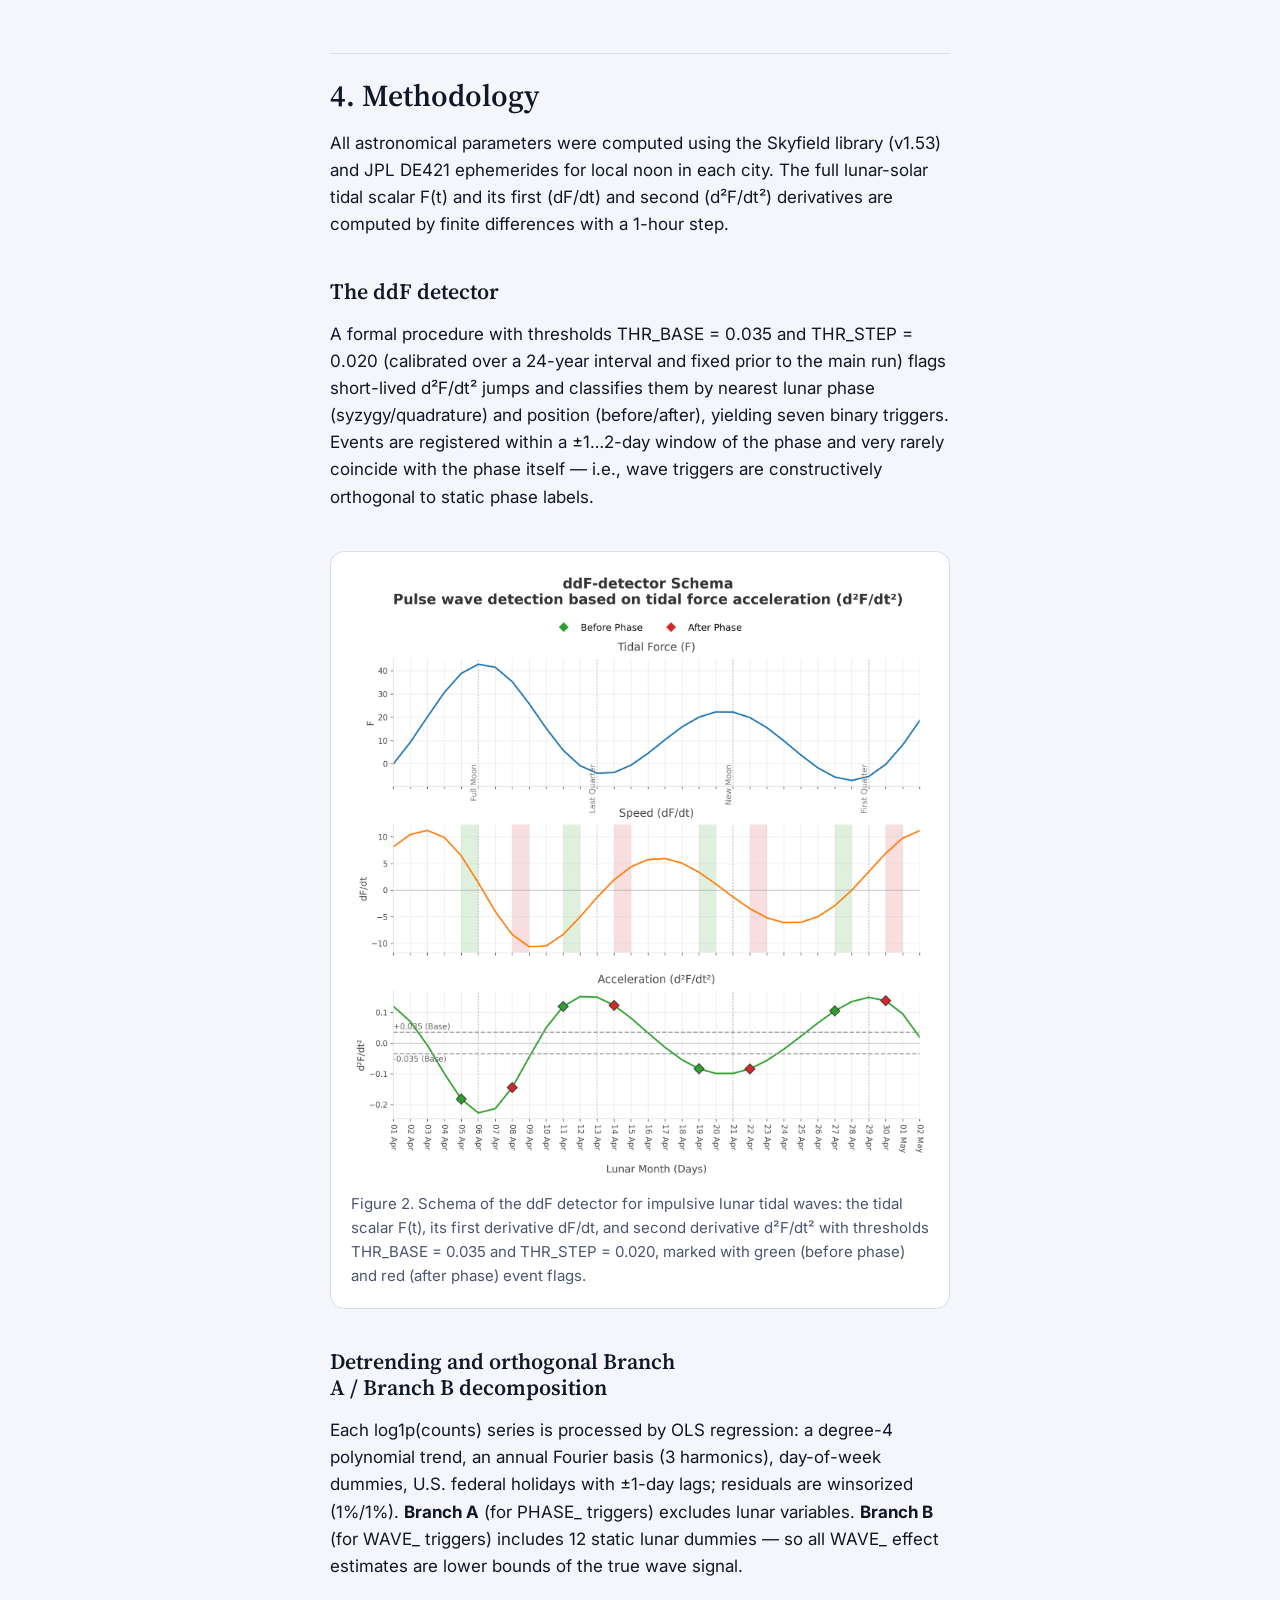
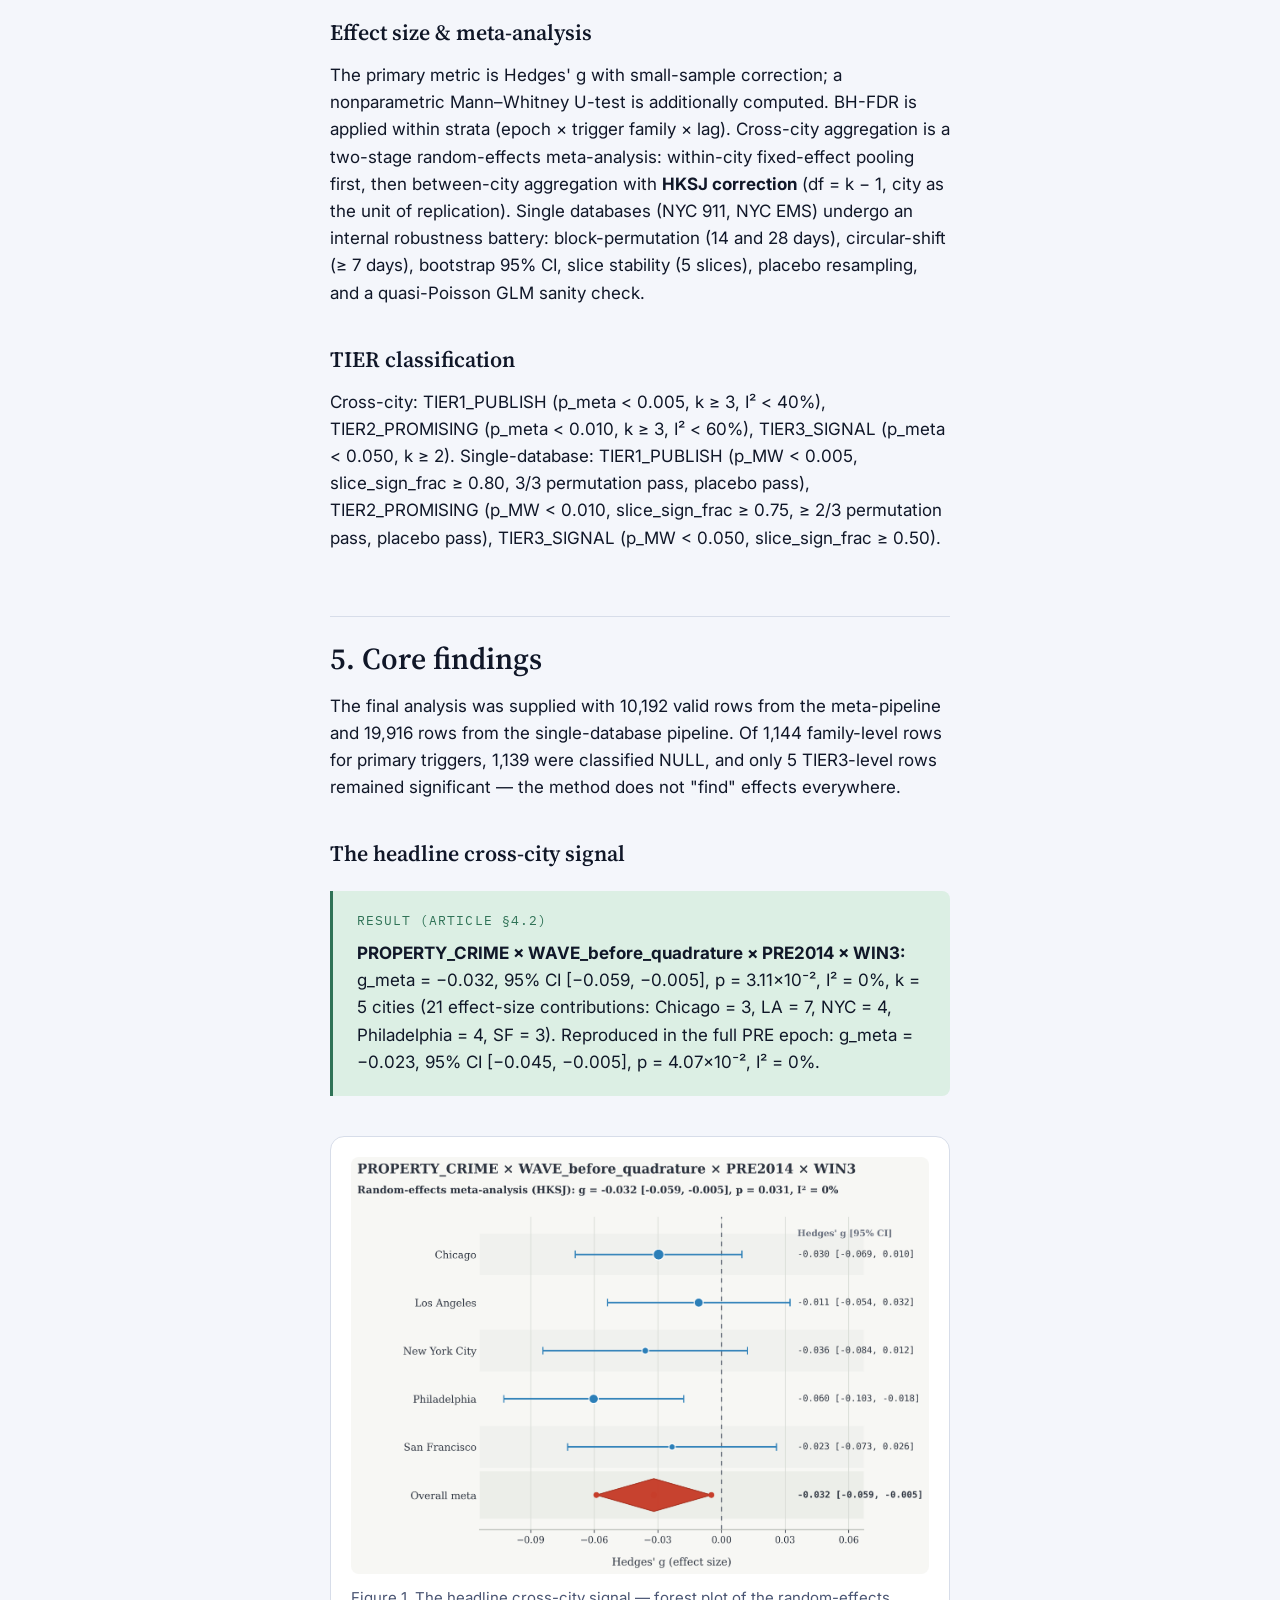
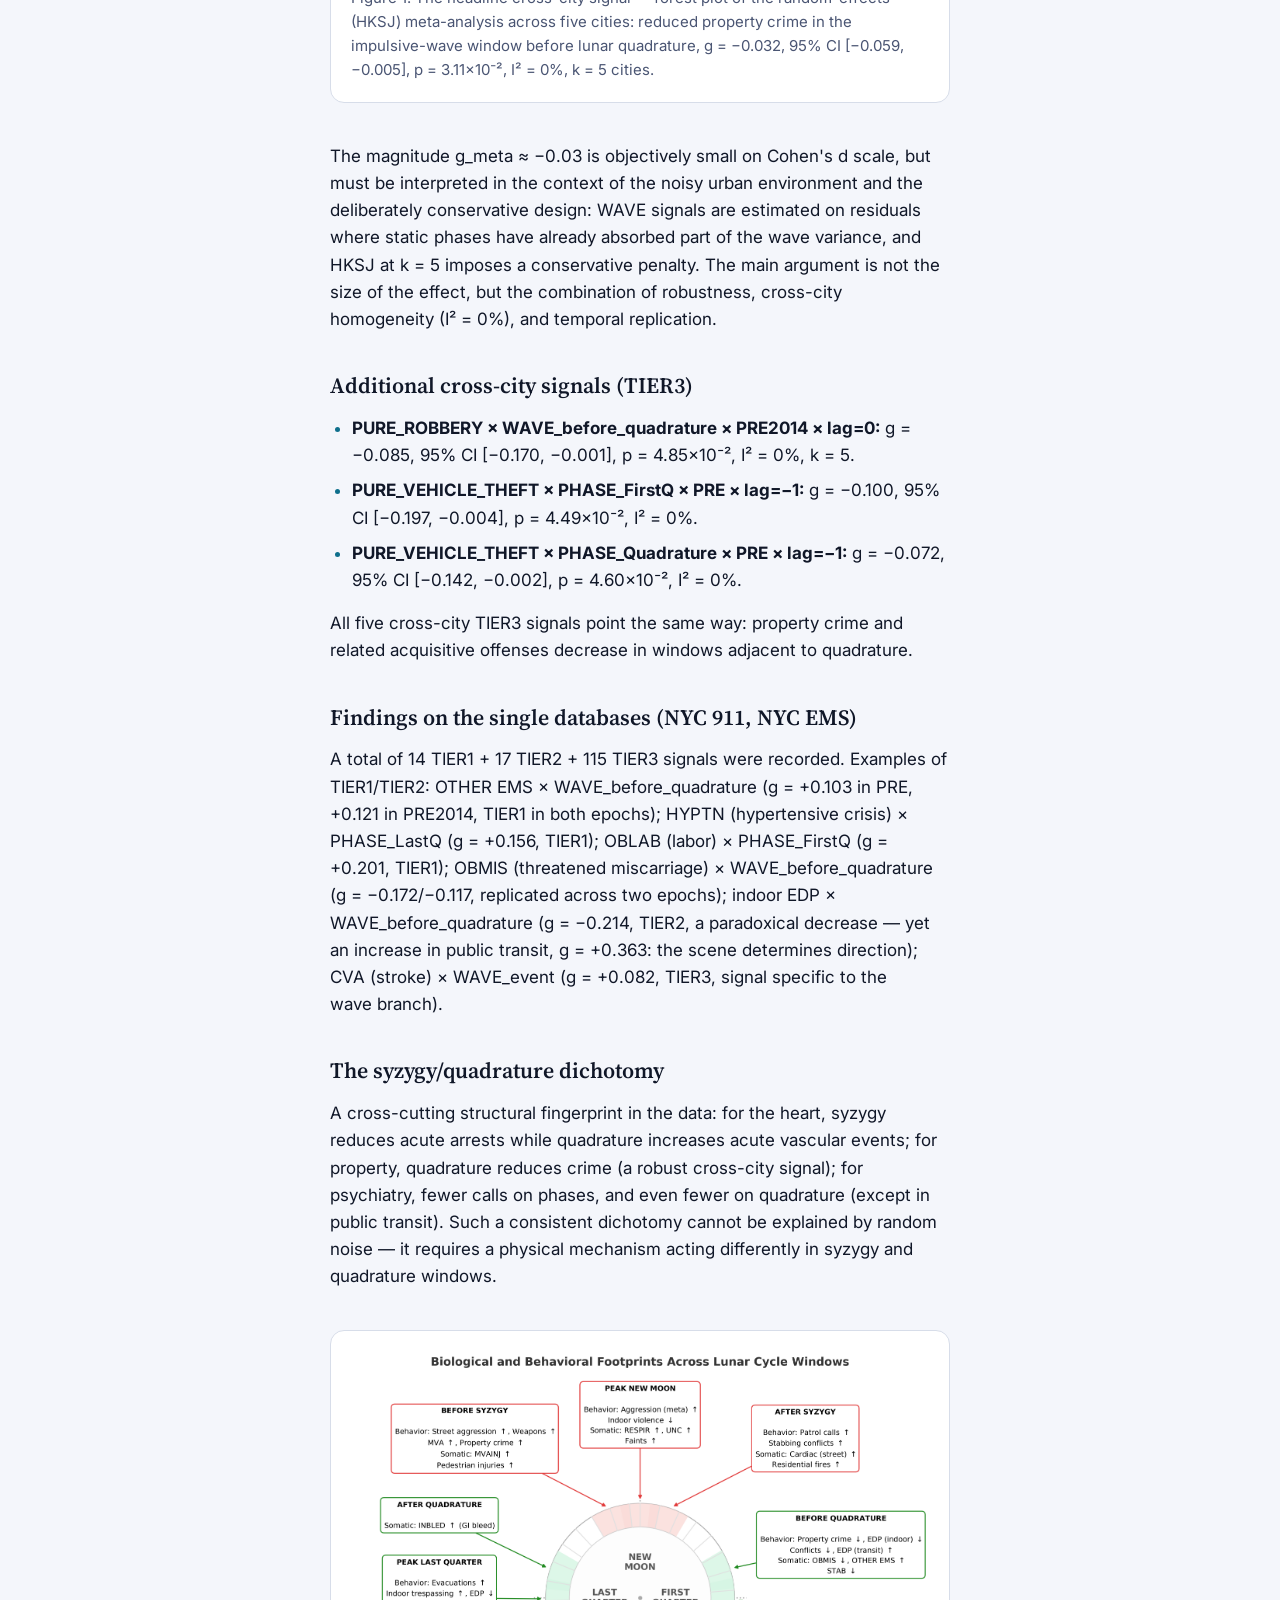
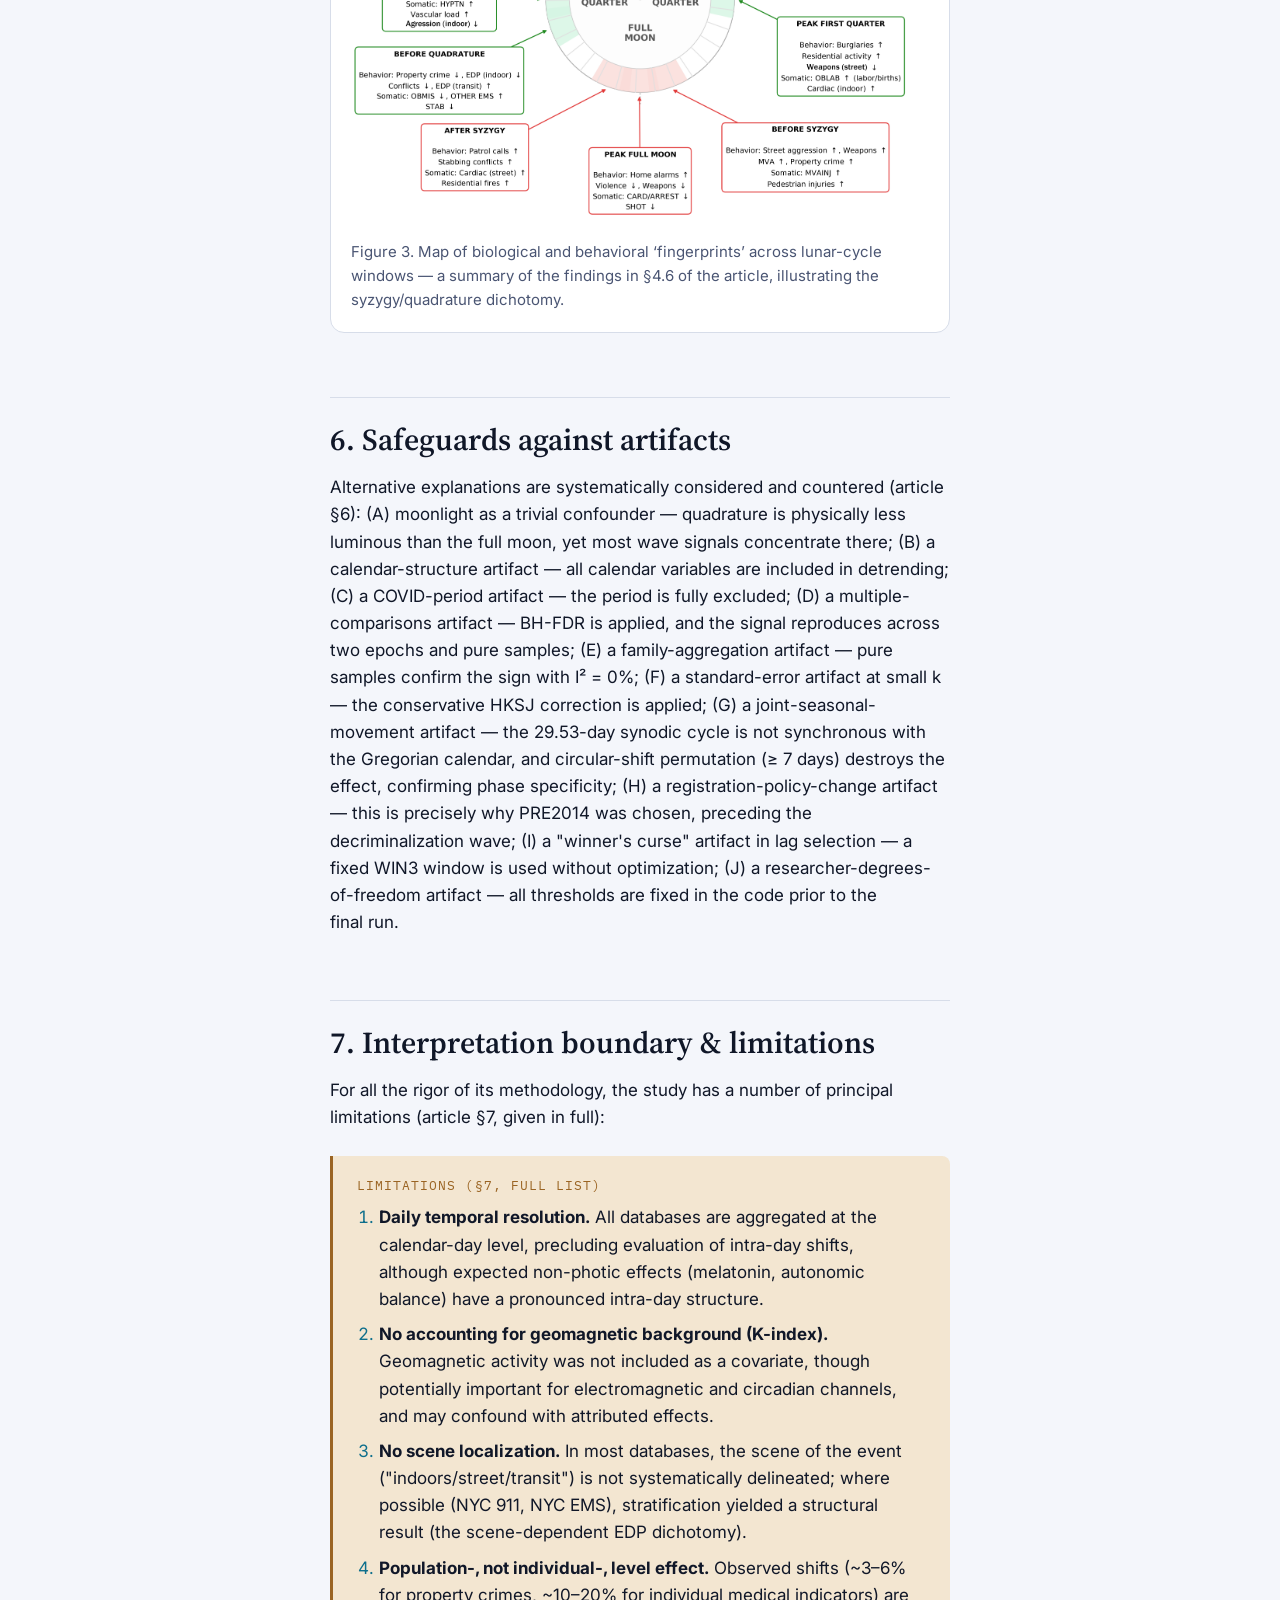
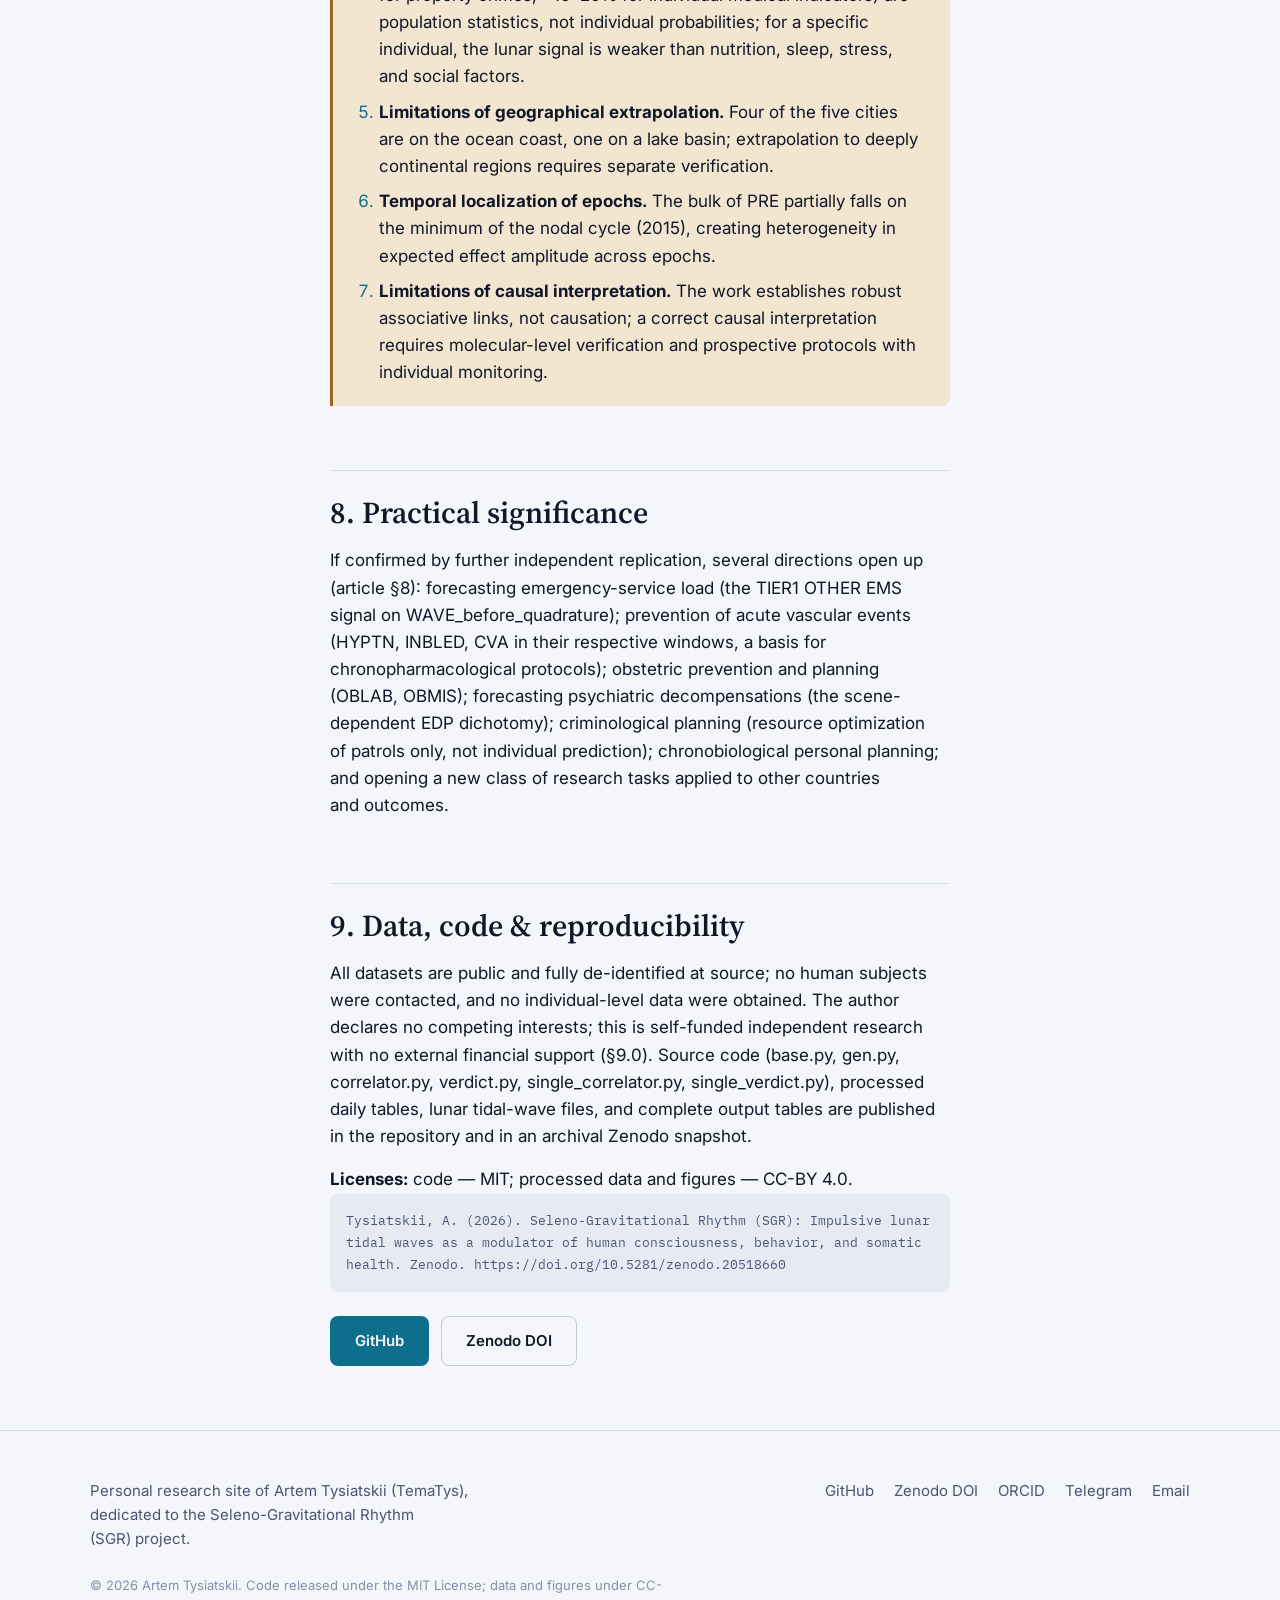
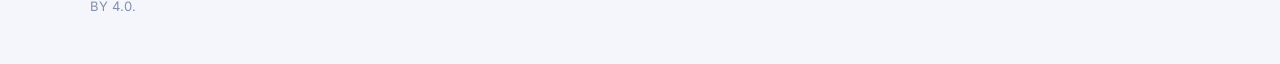
<file: en/hypothesis/index.html>
<!DOCTYPE html>
<html lang="en">
<head>
<meta charset="UTF-8">
<meta name="viewport" content="width=device-width, initial-scale=1.0">
<title>SGR Hypothesis & Article: Lunar Tidal Waves, Behavior, and Health | Artem Tysiatskii</title>
<meta name="description" content="Full text of the Seleno-Gravitational Rhythm (SGR) article: hypothesis, 106M+ record dataset, ddF detector methodology, cross-city HKSJ meta-analysis, findings, limitations, and significance.">
<link rel="canonical" href="https://tysiatskii.com/hypothesis">
<link rel="alternate" hreflang="ru" href="https://tysiatskii.com/hypothesis">
<link rel="alternate" hreflang="en" href="https://tysiatskii.com/en/hypothesis">
<link rel="alternate" hreflang="x-default" href="https://tysiatskii.com/hypothesis">
<meta name="robots" content="index, follow, max-image-preview:large">
<meta property="og:type" content="article">
<meta property="og:title" content="SGR Hypothesis & Article: Lunar Tidal Waves, Behavior, and Health | Artem Tysiatskii">
<meta property="og:description" content="Full text of the Seleno-Gravitational Rhythm (SGR) article: hypothesis, 106M+ record dataset, ddF detector methodology, cross-city HKSJ meta-analysis, findings, limitations, and significance.">
<meta property="og:url" content="https://tysiatskii.com/hypothesis">
<meta property="og:image" content="https://tysiatskii.com/assets/img/og-cover.png">
<meta property="og:locale" content="en_US">
<meta name="twitter:card" content="summary_large_image">
<meta name="twitter:title" content="SGR Hypothesis & Article: Lunar Tidal Waves, Behavior, and Health | Artem Tysiatskii">
<meta name="twitter:description" content="Full text of the Seleno-Gravitational Rhythm (SGR) article: hypothesis, 106M+ record dataset, ddF detector methodology, cross-city HKSJ meta-analysis, findings, limitations, and significance.">
<meta name="twitter:image" content="https://tysiatskii.com/assets/img/og-cover.png">
<link rel="icon" type="image/png" sizes="32x32" href="../../assets/img/favicon-32.png">
<link rel="apple-touch-icon" href="../../assets/img/apple-touch-icon.png">
<link rel="preconnect" href="https://fonts.googleapis.com">
<link rel="preconnect" href="https://fonts.gstatic.com" crossorigin>
<link href="https://fonts.googleapis.com/css2?family=Source+Serif+4:opsz,wght@8..60,400;8..60,600;8..60,700&family=Inter:wght@400;500;600;700&family=IBM+Plex+Mono:wght@400;500&display=swap" rel="stylesheet">
<link rel="stylesheet" href="../../assets/css/tokens.css">
<link rel="stylesheet" href="../../assets/css/base.css">
<link rel="stylesheet" href="../../assets/css/main.css">
<script type="application/ld+json">{"@context": "https://schema.org", "@graph": [{"@type": "ScholarlyArticle", "@id": "https://tysiatskii.com/en/hypothesis#article", "headline": "Seleno-Gravitational Rhythm (SGR): Impulsive Lunar Tidal Waves as a Modulator of Human Consciousness, Behavior, and Somatic Health", "description": "Full text of the Seleno-Gravitational Rhythm (SGR) article: hypothesis, 106M+ record dataset, ddF detector methodology, cross-city HKSJ meta-analysis, findings, limitations, and significance.", "url": "https://tysiatskii.com/en/hypothesis", "inLanguage": "en", "author": {"@type": "Person", "@id": "https://tysiatskii.com/#person", "name": "Artem Tysiatskii"}, "creator": {"@type": "Person", "@id": "https://tysiatskii.com/#person", "name": "Artem Tysiatskii"}, "datePublished": "2026-06-14", "identifier": "https://doi.org/10.5281/zenodo.20518660", "citation": "Tysiatskii, A. (2026). Seleno-Gravitational Rhythm (SGR): Impulsive lunar tidal waves as a modulator of human consciousness, behavior, and somatic health. Zenodo. https://doi.org/10.5281/zenodo.20518660", "license": "https://creativecommons.org/licenses/by/4.0/", "isBasedOn": "https://github.com/TemaTys/seleno-gravitational-rhythm"}, {"@type": "Dataset", "@id": "https://tysiatskii.com/en/hypothesis#dataset", "name": "SGR cross-city meta-analysis dataset (2001–2025)", "description": "Seven official open databases from five U.S. metropolitan areas: Chicago, Los Angeles, New York, Philadelphia, San Francisco — crime, 911, and EMS records, unified to daily counts.", "temporalCoverage": "2001-01-01/2025-12-31", "variableMeasured": ["PROPERTY_CRIME", "PURE_ROBBERY", "PURE_VEHICLE_THEFT", "OTHER EMS", "HYPTN", "INBLED", "OBLAB", "OBMIS", "EDP", "CVA", "d2F/dt2 (ddF)"], "creator": {"@type": "Person", "@id": "https://tysiatskii.com/#person", "name": "Artem Tysiatskii"}, "license": "https://creativecommons.org/licenses/by/4.0/", "distribution": {"@type": "DataDownload", "encodingFormat": "text/csv", "contentUrl": "https://github.com/TemaTys/seleno-gravitational-rhythm/tree/main/outputs"}, "sameAs": "https://doi.org/10.5281/zenodo.20518660"}]}</script>
</head>
<body>
<a class="skip-link" href="#main">Skip to content</a>
<header class="site-header" data-site-header>
  <div class="wrap site-header__inner">
    <a class="brand" href="../../en/index.html">
      <svg class="brand__mark" viewBox="0 0 40 40" fill="none" xmlns="http://www.w3.org/2000/svg" aria-hidden="true">
  <circle cx="20" cy="20" r="17.5" stroke="currentColor" stroke-width="1.4" opacity="0.55"/>
  <path d="M20 3.5C13 8 13 32 20 36.5" stroke="currentColor" stroke-width="1.2" opacity="0.4"/>
  <path d="M4 22c3-6 6-9 9-9s5 7 8 7 5-11 9-11 6 5 6 5" stroke="currentColor" stroke-width="1.6" stroke-linecap="round" stroke-linejoin="round"/>
  <circle cx="30" cy="10" r="2" fill="currentColor"/>
</svg>
      <span class="brand__text">
        <span class="brand__name">Artem Tysiatskii</span>
        <span class="brand__tag">SGR &middot; Independent researcher</span>
      </span>
    </a>
    <nav class="main-nav" aria-label="Primary">
      <ul class="main-nav__list">
          <li><a href="../../en/index.html">Home</a></li>
          <li><a href="../../en/hypothesis/index.html" aria-current="page">Hypothesis & paper</a></li>
          <li><a href="../../en/data/index.html">Data</a></li>
          <li><a href="../../en/faq/index.html">FAQ</a></li>
      </ul>
      <div class="lang-switch" role="group" aria-label="Language">
          <a href="../../hypothesis/index.html" aria-current="false">RU</a>
          <a href="../../en/hypothesis/index.html" aria-current="true">EN</a>
        </div>
      <button class="theme-toggle" data-theme-toggle aria-label="Toggle theme" type="button"></button>
      <button class="nav-toggle" data-nav-toggle aria-label="Toggle menu" aria-expanded="false" type="button">
        <svg width="20" height="20" viewBox="0 0 24 24" fill="none" stroke="currentColor" stroke-width="2"><path d="M3 6h18M3 12h18M3 18h18"/></svg>
      </button>
    </nav>
  </div>
</header>
<main id="main">

<section class="section section--tight">
  <div class="wrap wrap--prose article">
    <span class="eyebrow">ScholarlyArticle</span>
    <h1>Seleno-Gravitational Rhythm (SGR): Impulsive Lunar Tidal Waves as a Modulator of Human Consciousness, Behavior, and Somatic Health</h1>
    <p class="article__lead">A cross-city meta-analysis of criminal and medical statistics in U.S. metropolitan areas (2001–2025). Author: <a href="../../en/index.html">Artem Tysiatskii</a>. Version 1.1, 2026. <a href="https://doi.org/10.5281/zenodo.20518660">DOI: 10.5281/zenodo.20518660</a>.</p>

    <nav class="toc" aria-label="Contents">
      <div class="toc__title">Contents</div>
      <ol>
          <li><a href="#s1">One-paragraph answer</a></li>
          <li><a href="#s2">Research question & hypothesis</a></li>
          <li><a href="#s3">Data</a></li>
          <li><a href="#s4">Methodology</a></li>
          <li><a href="#s5">Core findings</a></li>
          <li><a href="#s6">Safeguards against artifacts</a></li>
          <li><a href="#s7">Interpretation boundary & limitations</a></li>
          <li><a href="#s8">Practical significance</a></li>
          <li><a href="#s9">Data, code & reproducibility</a></li>
      </ol>
    </nav>

    <h2 id="s1">1. One-paragraph answer</h2>
    <div class="voice-block">
      <span class="voice-block__label">Neutral description</span>
      <p style="margin-top:0">Seleno-Gravitational Rhythm (SGR) is an open-source framework for testing associations between lunar tidal dynamics and population-level behavioral, crime, and health data. It uses an original ddF detector for impulsive jumps in the second derivative of the tidal potential (d²F/dt²) and applies it to seven official databases from five U.S. metropolitan areas (Chicago, Los Angeles, New York, Philadelphia, San Francisco) covering 2001–2025 — more than 106 million records of criminal statistics, ambulance dispatches, and 911 calls.</p>
    </div>
    <p>A cross-city meta-analysis with HKSJ correction revealed a reproducible signal of reduced property crime within the impulsive-wave window preceding lunar quadrature (g = −0.032, p = 3.11×10⁻², I² = 0% across five cities). The single-database analysis of unique databases (NYC 911, NYC EMS) with a full robustness battery yielded 14 TIER1 and 17 TIER2 findings.</p>

    <h2 id="s2">2. Research question & hypothesis</h2>
    <p>The contemporary literature on lunar influence typically restricts itself to the four static lunar phases and yields contradictory results — largely because what may be biologically meaningful is not only the absolute level of the tidal background, but also the dynamics of its variation, including the first and second derivatives of the tidal potential.</p>
    <div class="voice-block voice-block--hypothesis">
      <span class="voice-block__label">SGR hypothesis (article §1.3)</span>
      <p style="margin-top:0">The lunar tidal potential contains at least two independent, biologically relevant layers: (i) a static phase layer — the traditional four lunar phases as a marker of long-period neuroendocrine modulation; and (ii) an impulsive wave layer — short-duration jumps in the second derivative d²F/dt² acting as a biomechanical trigger for mechanosensitive tissues. Both layers are biologically meaningful, have different temporal profiles, and different molecular targets.</p>
    </div>
    <p>Elements of novelty: (1) for the first time, a detector of impulsive jumps in d²F/dt² (the ddF detector) has been developed and applied to city-level social and medical time series; (2) for the first time, a cross-city meta-analysis of lunar influence on criminal and medical statistics across five U.S. metropolitan areas has been conducted using a random-effects model with HKSJ correction; (3) for the first time, the phase and wave layers have been formally separated and compared through an orthogonal Branch A / Branch B decomposition; (4) for the first time, a robust syzygy/quadrature dichotomy has been demonstrated on an array of more than 106 million records.</p>

    <h2 id="s3">3. Data</h2>
    <p>Seven open official databases were used, accessed via the portals data.cityofnewyork.us, data.lacity.org, data.cityofchicago.org, opendataphilly.org, and data.sfgov.org.</p>
    <div class="table-scroll">
      <table class="data-table data-table--compact">
        <caption>Table 1. Databases used (article §2.1)</caption>
        <thead><tr><th>Dataset</th><th>Period</th><th>Records</th></tr></thead>
        <tbody>
          <tr><td>Chicago Crimes</td><td>2001-01-01 — 2026-02-20</td><td>~7,000,000</td></tr>
          <tr><td>Los Angeles Crimes</td><td>2010-01-01 — 2022-12-31</td><td>~3,000,000</td></tr>
          <tr><td>New York City Crimes</td><td>2008-01-01 — 2023-12-31</td><td>~7,300,000</td></tr>
          <tr><td>Philadelphia Crimes</td><td>2006-01-01 — 2026-02-26</td><td>~3,500,000</td></tr>
          <tr><td>San Francisco Crimes</td><td>2003-01-01 — 2017-12-31</td><td>~2,000,000</td></tr>
          <tr><td>New York City 911 Calls</td><td>2018-01-01 — 2025-12-31</td><td>~54,900,000</td></tr>
          <tr><td>New York City EMS</td><td>2005-01-01 — 2025-08-31</td><td>~28,700,000</td></tr>
          <tr><td><strong>Total</strong></td><td></td><td><strong>~106,400,000</strong></td></tr>
        </tbody>
      </table>
    </div>
    <p>The analysis is stratified by epoch: <strong>PRE2014</strong> (through 2014 inclusive, a nested sensitivity sub-epoch preceding the wave of decriminalization in several U.S. states), <strong>PRE</strong> (the full pre-pandemic period through March 1, 2020 — the principal analysis epoch), and <strong>POST</strong> (from 2022 onward, excluded from baseline conclusions due to societal shifts). The COVID epoch (2020-03-01 — 2021-12-31) is fully excluded. Due to the heterogeneous taxonomy of police codes, two independent groupings were built: a pure table (individual "clean" codes, e.g. PURE_ROBBERY) and semantic families (aggregated clusters, e.g. PROPERTY_CRIME) — the full <a href="https://github.com/TemaTys/seleno-gravitational-rhythm/blob/main/docs/semantic_map.md">SEMANTIC_MAP</a> is published in the repository.</p>

    <h2 id="s4">4. Methodology</h2>
    <p>All astronomical parameters were computed using the Skyfield library (v1.53) and JPL DE421 ephemerides for local noon in each city. The full lunar-solar tidal scalar F(t) and its first (dF/dt) and second (d²F/dt²) derivatives are computed by finite differences with a 1-hour step.</p>
    <h3>The ddF detector</h3>
    <p>A formal procedure with thresholds THR_BASE = 0.035 and THR_STEP = 0.020 (calibrated over a 24-year interval and fixed prior to the main run) flags short-lived d²F/dt² jumps and classifies them by nearest lunar phase (syzygy/quadrature) and position (before/after), yielding seven binary triggers. Events are registered within a ±1…2-day window of the phase and very rarely coincide with the phase itself — i.e., wave triggers are constructively orthogonal to static phase labels.</p>
    <figure class="figure-card">
      <img src="../../assets/img/figure_1_ddF_schema.png" alt="ddF detector schema: three charts — tidal force F, its rate dF/dt, and acceleration d²F/dt², with before/after phase event markers" width="1080" height="1100" loading="lazy">
      <figcaption>Figure 2. Schema of the ddF detector for impulsive lunar tidal waves: the tidal scalar F(t), its first derivative dF/dt, and second derivative d²F/dt² with thresholds THR_BASE = 0.035 and THR_STEP = 0.020, marked with green (before phase) and red (after phase) event flags.</figcaption>
    </figure>
    <h3>Detrending and orthogonal Branch A / Branch B decomposition</h3>
    <p>Each log1p(counts) series is processed by OLS regression: a degree-4 polynomial trend, an annual Fourier basis (3 harmonics), day-of-week dummies, U.S. federal holidays with ±1-day lags; residuals are winsorized (1%/1%). <strong>Branch A</strong> (for PHASE_ triggers) excludes lunar variables. <strong>Branch B</strong> (for WAVE_ triggers) includes 12 static lunar dummies — so all WAVE_ effect estimates are lower bounds of the true wave signal.</p>
    <h3>Effect size & meta-analysis</h3>
    <p>The primary metric is Hedges' g with small-sample correction; a nonparametric Mann–Whitney U-test is additionally computed. BH-FDR is applied within strata (epoch × trigger family × lag). Cross-city aggregation is a two-stage random-effects meta-analysis: within-city fixed-effect pooling first, then between-city aggregation with <strong>HKSJ correction</strong> (df = k − 1, city as the unit of replication). Single databases (NYC 911, NYC EMS) undergo an internal robustness battery: block-permutation (14 and 28 days), circular-shift (≥ 7 days), bootstrap 95% CI, slice stability (5 slices), placebo resampling, and a quasi-Poisson GLM sanity check.</p>
    <h3>TIER classification</h3>
    <p>Cross-city: TIER1_PUBLISH (p_meta &lt; 0.005, k ≥ 3, I² &lt; 40%), TIER2_PROMISING (p_meta &lt; 0.010, k ≥ 3, I² &lt; 60%), TIER3_SIGNAL (p_meta &lt; 0.050, k ≥ 2). Single-database: TIER1_PUBLISH (p_MW &lt; 0.005, slice_sign_frac ≥ 0.80, 3/3 permutation pass, placebo pass), TIER2_PROMISING (p_MW &lt; 0.010, slice_sign_frac ≥ 0.75, ≥ 2/3 permutation pass, placebo pass), TIER3_SIGNAL (p_MW &lt; 0.050, slice_sign_frac ≥ 0.50).</p>

    <h2 id="s5">5. Core findings</h2>
    <p>The final analysis was supplied with 10,192 valid rows from the meta-pipeline and 19,916 rows from the single-database pipeline. Of 1,144 family-level rows for primary triggers, 1,139 were classified NULL, and only 5 TIER3-level rows remained significant — the method does not "find" effects everywhere.</p>
    <h3>The headline cross-city signal</h3>
    <div class="voice-block voice-block--results">
      <span class="voice-block__label">Result (article §4.2)</span>
      <p style="margin-top:0"><strong>PROPERTY_CRIME × WAVE_before_quadrature × PRE2014 × WIN3:</strong> g_meta = −0.032, 95% CI [−0.059, −0.005], p = 3.11×10⁻², I² = 0%, k = 5 cities (21 effect-size contributions: Chicago = 3, LA = 7, NYC = 4, Philadelphia = 4, SF = 3). Reproduced in the full PRE epoch: g_meta = −0.023, 95% CI [−0.045, −0.005], p = 4.07×10⁻², I² = 0%.</p>
    </div>
    <figure class="figure-card">
      <img src="../../assets/img/figure_2_forest.png" alt="Meta-analysis forest plot: PROPERTY_CRIME × WAVE_before_quadrature × PRE2014 × WIN3, g = −0.032, 95% CI [−0.059, −0.005], p = 0.031, I² = 0%" width="1263" height="911" loading="lazy">
      <figcaption>Figure 1. The headline cross-city signal — forest plot of the random-effects (HKSJ) meta-analysis across five cities: reduced property crime in the impulsive-wave window before lunar quadrature, g = −0.032, 95% CI [−0.059, −0.005], p = 3.11×10⁻², I² = 0%, k = 5 cities.</figcaption>
    </figure>
    <p>The magnitude g_meta ≈ −0.03 is objectively small on Cohen's d scale, but must be interpreted in the context of the noisy urban environment and the deliberately conservative design: WAVE signals are estimated on residuals where static phases have already absorbed part of the wave variance, and HKSJ at k = 5 imposes a conservative penalty. The main argument is not the size of the effect, but the combination of robustness, cross-city homogeneity (I² = 0%), and temporal replication.</p>
    <h3>Additional cross-city signals (TIER3)</h3>
    <ul>
      <li><strong>PURE_ROBBERY × WAVE_before_quadrature × PRE2014 × lag=0:</strong> g = −0.085, 95% CI [−0.170, −0.001], p = 4.85×10⁻², I² = 0%, k = 5.</li>
      <li><strong>PURE_VEHICLE_THEFT × PHASE_FirstQ × PRE × lag=−1:</strong> g = −0.100, 95% CI [−0.197, −0.004], p = 4.49×10⁻², I² = 0%.</li>
      <li><strong>PURE_VEHICLE_THEFT × PHASE_Quadrature × PRE × lag=−1:</strong> g = −0.072, 95% CI [−0.142, −0.002], p = 4.60×10⁻², I² = 0%.</li>
    </ul>
    <p>All five cross-city TIER3 signals point the same way: property crime and related acquisitive offenses decrease in windows adjacent to quadrature.</p>
    <h3>Findings on the single databases (NYC 911, NYC EMS)</h3>
    <p>A total of 14 TIER1 + 17 TIER2 + 115 TIER3 signals were recorded. Examples of TIER1/TIER2: OTHER EMS × WAVE_before_quadrature (g = +0.103 in PRE, +0.121 in PRE2014, TIER1 in both epochs); HYPTN (hypertensive crisis) × PHASE_LastQ (g = +0.156, TIER1); OBLAB (labor) × PHASE_FirstQ (g = +0.201, TIER1); OBMIS (threatened miscarriage) × WAVE_before_quadrature (g = −0.172/−0.117, replicated across two epochs); indoor EDP × WAVE_before_quadrature (g = −0.214, TIER2, a paradoxical decrease — yet an increase in public transit, g = +0.363: the scene determines direction); CVA (stroke) × WAVE_event (g = +0.082, TIER3, signal specific to the wave branch).</p>
    <h3>The syzygy/quadrature dichotomy</h3>
    <p>A cross-cutting structural fingerprint in the data: for the heart, syzygy reduces acute arrests while quadrature increases acute vascular events; for property, quadrature reduces crime (a robust cross-city signal); for psychiatry, fewer calls on phases, and even fewer on quadrature (except in public transit). Such a consistent dichotomy cannot be explained by random noise — it requires a physical mechanism acting differently in syzygy and quadrature windows.</p>
    <figure class="figure-card">
      <img src="../../assets/img/figure_3_cycle_map.png" alt="Map of biological and behavioral signals across lunar-cycle windows: the syzygy/quadrature dichotomy for behavior and somatic health" width="1200" height="1050" loading="lazy">
      <figcaption>Figure 3. Map of biological and behavioral ‘fingerprints’ across lunar-cycle windows — a summary of the findings in §4.6 of the article, illustrating the syzygy/quadrature dichotomy.</figcaption>
    </figure>

    <h2 id="s6">6. Safeguards against artifacts</h2>
    <p>Alternative explanations are systematically considered and countered (article §6): (A) moonlight as a trivial confounder — quadrature is physically less luminous than the full moon, yet most wave signals concentrate there; (B) a calendar-structure artifact — all calendar variables are included in detrending; (C) a COVID-period artifact — the period is fully excluded; (D) a multiple-comparisons artifact — BH-FDR is applied, and the signal reproduces across two epochs and pure samples; (E) a family-aggregation artifact — pure samples confirm the sign with I² = 0%; (F) a standard-error artifact at small k — the conservative HKSJ correction is applied; (G) a joint-seasonal-movement artifact — the 29.53-day synodic cycle is not synchronous with the Gregorian calendar, and circular-shift permutation (≥ 7 days) destroys the effect, confirming phase specificity; (H) a registration-policy-change artifact — this is precisely why PRE2014 was chosen, preceding the decriminalization wave; (I) a "winner's curse" artifact in lag selection — a fixed WIN3 window is used without optimization; (J) a researcher-degrees-of-freedom artifact — all thresholds are fixed in the code prior to the final run.</p>

    <h2 id="s7">7. Interpretation boundary & limitations</h2>
    <p>For all the rigor of its methodology, the study has a number of principal limitations (article §7, given in full):</p>
    <div class="voice-block voice-block--limits">
      <span class="voice-block__label">Limitations (§7, full list)</span>
      <ol style="margin-top:0">
        <li><strong>Daily temporal resolution.</strong> All databases are aggregated at the calendar-day level, precluding evaluation of intra-day shifts, although expected non-photic effects (melatonin, autonomic balance) have a pronounced intra-day structure.</li>
        <li><strong>No accounting for geomagnetic background (K-index).</strong> Geomagnetic activity was not included as a covariate, though potentially important for electromagnetic and circadian channels, and may confound with attributed effects.</li>
        <li><strong>No scene localization.</strong> In most databases, the scene of the event ("indoors/street/transit") is not systematically delineated; where possible (NYC 911, NYC EMS), stratification yielded a structural result (the scene-dependent EDP dichotomy).</li>
        <li><strong>Population-, not individual-, level effect.</strong> Observed shifts (~3–6% for property crimes, ~10–20% for individual medical indicators) are population statistics, not individual probabilities; for a specific individual, the lunar signal is weaker than nutrition, sleep, stress, and social factors.</li>
        <li><strong>Limitations of geographical extrapolation.</strong> Four of the five cities are on the ocean coast, one on a lake basin; extrapolation to deeply continental regions requires separate verification.</li>
        <li><strong>Temporal localization of epochs.</strong> The bulk of PRE partially falls on the minimum of the nodal cycle (2015), creating heterogeneity in expected effect amplitude across epochs.</li>
        <li><strong>Limitations of causal interpretation.</strong> The work establishes robust associative links, not causation; a correct causal interpretation requires molecular-level verification and prospective protocols with individual monitoring.</li>
      </ol>
    </div>

    <h2 id="s8">8. Practical significance</h2>
    <p>If confirmed by further independent replication, several directions open up (article §8): forecasting emergency-service load (the TIER1 OTHER EMS signal on WAVE_before_quadrature); prevention of acute vascular events (HYPTN, INBLED, CVA in their respective windows, a basis for chronopharmacological protocols); obstetric prevention and planning (OBLAB, OBMIS); forecasting psychiatric decompensations (the scene-dependent EDP dichotomy); criminological planning (resource optimization of patrols only, not individual prediction); chronobiological personal planning; and opening a new class of research tasks applied to other countries and outcomes.</p>

    <h2 id="s9">9. Data, code & reproducibility</h2>
    <p>All datasets are public and fully de-identified at source; no human subjects were contacted, and no individual-level data were obtained. The author declares no competing interests; this is self-funded independent research with no external financial support (§9.0). Source code (base.py, gen.py, correlator.py, verdict.py, single_correlator.py, single_verdict.py), processed daily tables, lunar tidal-wave files, and complete output tables are published in the repository and in an archival Zenodo snapshot.</p>
    <p><strong>Licenses:</strong> code — MIT; processed data and figures — CC-BY 4.0.</p>
    <div class="citation-block">Tysiatskii, A. (2026). Seleno-Gravitational Rhythm (SGR): Impulsive lunar tidal waves as a modulator of human consciousness, behavior, and somatic health. Zenodo. https://doi.org/10.5281/zenodo.20518660</div>
    <p class="btn-row" style="margin-top:var(--space-6)">
      <a class="btn btn--primary" href="https://github.com/TemaTys/seleno-gravitational-rhythm">GitHub</a>
      <a class="btn btn--outline" href="https://doi.org/10.5281/zenodo.20518660">Zenodo DOI</a>
    </p>
  </div>
</section>

</main>
<footer class="site-footer">
  <div class="wrap site-footer__inner">
    <p style="max-width:46ch">Personal research site of Artem Tysiatskii (TemaTys), dedicated to the Seleno-Gravitational Rhythm (SGR) project.</p>
    <div class="footer-links">
        <a href="https://github.com/TemaTys/seleno-gravitational-rhythm" target="_blank" rel="noopener noreferrer">GitHub</a>
        <a href="https://doi.org/10.5281/zenodo.20518660" target="_blank" rel="noopener noreferrer">Zenodo DOI</a>
        <a href="https://orcid.org/0009-0006-1974-7894" target="_blank" rel="noopener noreferrer">ORCID</a>
        <a href="https://t.me/TemaTys" target="_blank" rel="noopener noreferrer">Telegram</a>
        <a href="mailto:artem.tysiatskii@gmail.com" target="_blank" rel="noopener noreferrer">Email</a>
    </div>
  </div>
  <div class="wrap"><p class="note" style="margin-top:var(--space-6)">© <span data-year>2026</span> Artem Tysiatskii. Code released under the MIT License; data and figures under CC-BY 4.0.</p></div>
</footer>
<script src="../../assets/js/main.js"></script>
</body>
</html>
</file>
<file: assets/css/tokens.css>
/* ==========================================================================
   SGR / Artem Tysiatskii — Design Tokens
   Theme: astronomical observatory — deep graphite/night-sky, cold silver accent.
   Serif display (scientific authority) + precise grotesk body.
   ========================================================================== */

:root {
  /* ---- Type scale (fluid clamp) ---- */
  --text-xs: clamp(0.75rem, 0.72rem + 0.15vw, 0.8125rem);
  --text-sm: clamp(0.875rem, 0.83rem + 0.2vw, 0.9375rem);
  --text-base: clamp(1rem, 0.96rem + 0.2vw, 1.0625rem);
  --text-lg: clamp(1.125rem, 1.05rem + 0.4vw, 1.375rem);
  --text-xl: clamp(1.4rem, 1.2rem + 1vw, 1.9rem);
  --text-2xl: clamp(1.9rem, 1.4rem + 2vw, 2.9rem);
  --text-3xl: clamp(2.4rem, 1.5rem + 3.2vw, 4rem);
  --text-hero: clamp(2.6rem, 1.2rem + 5vw, 5.2rem);

  /* ---- Spacing (4px base) ---- */
  --space-1: 0.25rem;
  --space-2: 0.5rem;
  --space-3: 0.75rem;
  --space-4: 1rem;
  --space-5: 1.25rem;
  --space-6: 1.5rem;
  --space-8: 2rem;
  --space-10: 2.5rem;
  --space-12: 3rem;
  --space-16: 4rem;
  --space-20: 5rem;
  --space-24: 6rem;
  --space-32: 8rem;

  /* ---- Fonts ---- */
  --font-display: 'Source Serif 4', 'Iowan Old Style', Georgia, serif;
  --font-body: 'Inter', 'Helvetica Neue', Arial, sans-serif;
  --font-mono: 'IBM Plex Mono', 'SFMono-Regular', Consolas, monospace;

  /* ---- Radius ---- */
  --radius-sm: 0.25rem;
  --radius-md: 0.5rem;
  --radius-lg: 0.875rem;
  --radius-full: 9999px;

  /* ---- Transitions ---- */
  --transition-interactive: 180ms cubic-bezier(0.16, 1, 0.3, 1);

  /* ---- Content widths ---- */
  --content-narrow: 640px;
  --content-default: 960px;
  --content-wide: 1180px;
  --content-prose: 700px;
}

/* ---- Color: Observatory theme ---- */
:root,
[data-theme='dark'] {
  /* Surfaces — deep graphite / night-sky blue */
  --color-bg: #0a0e17;
  --color-surface: #10151f;
  --color-surface-2: #141b28;
  --color-surface-offset: #182030;
  --color-surface-offset-2: #1c2536;
  --color-surface-dynamic: #212c40;
  --color-divider: #263049;
  --color-border: #2c3752;

  /* Text — starlight scale */
  --color-text: #e7ecf5;
  --color-text-muted: #9aa7c2;
  --color-text-faint: #5e6b87;
  --color-text-inverse: #0a0e17;

  /* Primary accent — lunar silver / ice blue */
  --color-primary: #8fd4e8;
  --color-primary-hover: #b4e3f1;
  --color-primary-active: #d8f0f8;
  --color-primary-highlight: #1c3542;

  /* Secondary accent — moon silver (neutral) */
  --color-silver: #c7cede;
  --color-silver-highlight: #232a3d;

  /* Semantic: warning / error / success — muted, scientific, not decorative */
  --color-warning: #d9a15b;
  --color-warning-highlight: #332a1c;
  --color-error: #d9748a;
  --color-error-highlight: #33202a;
  --color-success: #7cbf9e;
  --color-success-highlight: #1c332a;

  /* Data-viz secondary hues (charts/tables only) */
  --color-blue: #6f9fd8;
  --color-gold: #cfae6a;

  --shadow-sm: 0 1px 3px oklch(0 0 0 / 0.35);
  --shadow-md: 0 6px 20px oklch(0 0 0 / 0.4);
  --shadow-lg: 0 20px 48px oklch(0 0 0 / 0.5);
}

/* Light mode — dawn-over-observatory: cool pale surfaces, same navy text logic inverted */
[data-theme='light'] {
  --color-bg: #f4f6fb;
  --color-surface: #ffffff;
  --color-surface-2: #eef1f8;
  --color-surface-offset: #e6eaf3;
  --color-surface-offset-2: #dde3ef;
  --color-surface-dynamic: #d3dae9;
  --color-divider: #d7dde9;
  --color-border: #c3cbdc;

  --color-text: #101728;
  --color-text-muted: #4a5573;
  --color-text-faint: #8390ab;
  --color-text-inverse: #f4f6fb;

  --color-primary: #0e6f8c;
  --color-primary-hover: #0a5670;
  --color-primary-active: #07404f;
  --color-primary-highlight: #dcedf2;

  --color-silver: #4a5573;
  --color-silver-highlight: #e6eaf3;

  --color-warning: #9a6423;
  --color-warning-highlight: #f3e6d1;
  --color-error: #a63c53;
  --color-error-highlight: #f5dde2;
  --color-success: #2f7256;
  --color-success-highlight: #dcefe4;

  --color-blue: #2f6fa8;
  --color-gold: #96772c;

  --shadow-sm: 0 1px 2px oklch(0.2 0.02 250 / 0.08);
  --shadow-md: 0 4px 14px oklch(0.2 0.02 250 / 0.1);
  --shadow-lg: 0 16px 40px oklch(0.2 0.02 250 / 0.14);
}

@media (prefers-color-scheme: light) {
  :root:not([data-theme]) {
    --color-bg: #f4f6fb;
    --color-surface: #ffffff;
    --color-surface-2: #eef1f8;
    --color-surface-offset: #e6eaf3;
    --color-surface-offset-2: #dde3ef;
    --color-surface-dynamic: #d3dae9;
    --color-divider: #d7dde9;
    --color-border: #c3cbdc;
    --color-text: #101728;
    --color-text-muted: #4a5573;
    --color-text-faint: #8390ab;
    --color-text-inverse: #f4f6fb;
    --color-primary: #0e6f8c;
    --color-primary-hover: #0a5670;
    --color-primary-active: #07404f;
    --color-primary-highlight: #dcedf2;
    --color-silver: #4a5573;
    --color-silver-highlight: #e6eaf3;
    --color-warning: #9a6423;
    --color-warning-highlight: #f3e6d1;
    --color-error: #a63c53;
    --color-error-highlight: #f5dde2;
    --color-success: #2f7256;
    --color-success-highlight: #dcefe4;
    --color-blue: #2f6fa8;
    --color-gold: #96772c;
    --shadow-sm: 0 1px 2px oklch(0.2 0.02 250 / 0.08);
    --shadow-md: 0 4px 14px oklch(0.2 0.02 250 / 0.1);
    --shadow-lg: 0 16px 40px oklch(0.2 0.02 250 / 0.14);
  }
}
</file>
<file: assets/css/base.css>
/* base.css — reset & foundational rules */
*,
*::before,
*::after {
  box-sizing: border-box;
  margin: 0;
  padding: 0;
}

html {
  -moz-text-size-adjust: none;
  -webkit-text-size-adjust: none;
  text-size-adjust: none;
  -webkit-font-smoothing: antialiased;
  -moz-osx-font-smoothing: grayscale;
  text-rendering: optimizeLegibility;
  scroll-behavior: smooth;
  hanging-punctuation: first last;
  scroll-padding-top: var(--space-16);
}

body {
  min-height: 100dvh;
  line-height: 1.6;
  font-family: var(--font-body);
  font-size: var(--text-base);
  color: var(--color-text);
  background-color: var(--color-bg);
}

img,
picture,
video,
canvas,
svg {
  display: block;
  max-width: 100%;
  height: auto;
}
ul[role='list'],
ol[role='list'] {
  list-style: none;
}
input,
button,
textarea,
select {
  font: inherit;
  color: inherit;
}

h1,
h2,
h3,
h4,
h5,
h6 {
  text-wrap: balance;
  line-height: 1.18;
  font-family: var(--font-display);
  font-weight: 600;
}
p,
li,
figcaption {
  text-wrap: pretty;
  max-width: 72ch;
}

::selection {
  background: color-mix(in oklab, var(--color-primary) 30%, transparent);
  color: var(--color-text);
}

:focus-visible {
  outline: 2px solid var(--color-primary);
  outline-offset: 3px;
  border-radius: var(--radius-sm);
}

@media (prefers-reduced-motion: reduce) {
  *,
  *::before,
  *::after {
    animation-duration: 0.01ms !important;
    animation-iteration-count: 1 !important;
    transition-duration: 0.01ms !important;
    scroll-behavior: auto !important;
  }
}

button {
  cursor: pointer;
  background: none;
  border: none;
}
table {
  border-collapse: collapse;
  width: 100%;
}

a,
button,
[role='button'],
[role='link'],
input,
textarea,
select {
  transition:
    color var(--transition-interactive),
    background var(--transition-interactive),
    border-color var(--transition-interactive),
    box-shadow var(--transition-interactive);
}

.sr-only {
  position: absolute;
  width: 1px;
  height: 1px;
  padding: 0;
  margin: -1px;
  overflow: hidden;
  clip: rect(0, 0, 0, 0);
  white-space: nowrap;
  border-width: 0;
}
</file>
<file: assets/css/main.css>
/* main.css — layout & components for SGR / Artem Tysiatskii */

/* ---------- Base link color (body copy links) ---------- */
.article a:not(.btn),
.faq-item a:not(.btn),
.card p a:not(.btn),
.voice-block a:not(.btn),
.hero__lede a:not(.btn),
.article__lead a:not(.btn) {
  color: var(--color-primary);
  text-decoration-color: color-mix(in oklab, var(--color-primary) 40%, transparent);
}
.article a:not(.btn):hover,
.faq-item a:not(.btn):hover,
.card p a:not(.btn):hover,
.voice-block a:not(.btn):hover,
.hero__lede a:not(.btn):hover,
.article__lead a:not(.btn):hover {
  color: var(--color-primary-hover);
}

/* ---------- Utility layout ---------- */
.wrap {
  width: 100%;
  max-width: var(--content-wide);
  margin-inline: auto;
  padding-inline: clamp(var(--space-5), 4vw, var(--space-10));
}
.wrap--prose {
  max-width: var(--content-prose);
}
.wrap--default {
  max-width: var(--content-default);
}

.section {
  padding-block: clamp(var(--space-16), 8vw, var(--space-32));
  position: relative;
}
.section--tight {
  padding-block: clamp(var(--space-10), 5vw, var(--space-20));
}

.stack > * + * {
  margin-top: var(--space-4);
}
.stack-lg > * + * {
  margin-top: var(--space-8);
}

.eyebrow {
  display: inline-flex;
  align-items: center;
  gap: var(--space-2);
  font-family: var(--font-mono);
  font-size: var(--text-xs);
  letter-spacing: 0.12em;
  text-transform: uppercase;
  color: var(--color-primary);
}
.eyebrow::before {
  content: '';
  width: 6px;
  height: 6px;
  border-radius: var(--radius-full);
  background: var(--color-primary);
  box-shadow: 0 0 8px color-mix(in oklab, var(--color-primary) 70%, transparent);
}

/* ---------- Background: starfield + orbital curve motif ---------- */
body {
  background-image:
    radial-gradient(1px 1px at 8% 12%, color-mix(in oklab, var(--color-text) 55%, transparent) 50%, transparent 100%),
    radial-gradient(1px 1px at 22% 68%, color-mix(in oklab, var(--color-text) 45%, transparent) 50%, transparent 100%),
    radial-gradient(1.5px 1.5px at 41% 24%, color-mix(in oklab, var(--color-text) 60%, transparent) 50%, transparent 100%),
    radial-gradient(1px 1px at 63% 82%, color-mix(in oklab, var(--color-text) 40%, transparent) 50%, transparent 100%),
    radial-gradient(1.5px 1.5px at 78% 18%, color-mix(in oklab, var(--color-text) 55%, transparent) 50%, transparent 100%),
    radial-gradient(1px 1px at 91% 55%, color-mix(in oklab, var(--color-text) 45%, transparent) 50%, transparent 100%),
    radial-gradient(1px 1px at 35% 92%, color-mix(in oklab, var(--color-text) 40%, transparent) 50%, transparent 100%),
    radial-gradient(1px 1px at 12% 45%, color-mix(in oklab, var(--color-text) 35%, transparent) 50%, transparent 100%);
  background-repeat: no-repeat;
  background-attachment: fixed;
  opacity: 1;
}
[data-theme='light'] body {
  background-image: none;
}

/* ---------- Header ---------- */
.site-header {
  position: sticky;
  top: 0;
  z-index: 50;
  background: color-mix(in oklab, var(--color-bg) 88%, transparent);
  backdrop-filter: blur(14px);
  border-bottom: 1px solid var(--color-divider);
}
.site-header__inner {
  display: flex;
  align-items: center;
  justify-content: space-between;
  gap: var(--space-4);
  padding-block: var(--space-4);
}
.brand {
  display: flex;
  align-items: center;
  gap: var(--space-3);
  color: var(--color-text);
  text-decoration: none;
}
.brand__mark {
  width: 34px;
  height: 34px;
  color: var(--color-primary);
  flex-shrink: 0;
}
.brand__text {
  display: flex;
  flex-direction: column;
  line-height: 1.1;
}
.brand__name {
  font-family: var(--font-display);
  font-size: var(--text-base);
  font-weight: 600;
  letter-spacing: 0.01em;
}
.brand__tag {
  font-family: var(--font-mono);
  font-size: 0.68rem;
  letter-spacing: 0.08em;
  color: var(--color-text-faint);
  text-transform: uppercase;
}

.main-nav {
  display: flex;
  align-items: center;
  gap: var(--space-6);
}
.main-nav__list {
  display: flex;
  align-items: center;
  gap: var(--space-5);
  list-style: none;
}
.main-nav__list a {
  font-size: var(--text-sm);
  color: var(--color-text-muted);
  text-decoration: none;
  padding-block: var(--space-1);
  border-bottom: 1px solid transparent;
}
.main-nav__list a:hover,
.main-nav__list a[aria-current='page'] {
  color: var(--color-text);
  border-bottom-color: var(--color-primary);
}

.lang-switch {
  display: flex;
  align-items: center;
  gap: var(--space-1);
  font-family: var(--font-mono);
  font-size: var(--text-xs);
  border: 1px solid var(--color-border);
  border-radius: var(--radius-full);
  padding: 2px;
}
.lang-switch a {
  display: inline-flex;
  padding: var(--space-1) var(--space-3);
  border-radius: var(--radius-full);
  color: var(--color-text-muted);
  text-decoration: none;
  letter-spacing: 0.05em;
}
.lang-switch a[aria-current='true'] {
  background: var(--color-primary);
  color: var(--color-text-inverse);
}

.nav-toggle {
  display: none;
  width: 40px;
  height: 40px;
  align-items: center;
  justify-content: center;
  color: var(--color-text);
  border: 1px solid var(--color-border);
  border-radius: var(--radius-md);
}

@media (max-width: 760px) {
  .site-header__inner {
    flex-wrap: wrap;
  }
  .brand__tag {
    display: none;
  }
  .main-nav {
    gap: var(--space-2);
  }
  .main-nav__list {
    display: none;
  }
  .nav-toggle {
    display: inline-flex;
  }
  .site-header.is-open {
    position: sticky;
  }
  .site-header.is-open .main-nav__list {
    display: flex;
    position: absolute;
    top: 100%;
    left: 0;
    right: 0;
    flex-direction: column;
    align-items: flex-start;
    gap: 0;
    background: var(--color-surface);
    border-bottom: 1px solid var(--color-divider);
    padding: var(--space-4) clamp(var(--space-5), 4vw, var(--space-10));
    z-index: 60;
  }
  .site-header.is-open .main-nav__list a {
    display: block;
    width: 100%;
    padding-block: var(--space-3);
    border-bottom: 1px solid var(--color-divider);
  }
  .lang-switch {
    order: 1;
  }
  .theme-toggle {
    order: 2;
    width: 34px;
    height: 34px;
    flex-shrink: 0;
  }
  .nav-toggle {
    order: 3;
    width: 34px;
    height: 34px;
    flex-shrink: 0;
  }
}

@media (max-width: 400px) {
  .lang-switch {
    font-size: 0.68rem;
  }
  .brand__name {
    font-size: 0.85rem;
  }
}

/* ---------- Buttons ---------- */
.btn {
  display: inline-flex;
  align-items: center;
  gap: var(--space-2);
  font-size: var(--text-sm);
  font-weight: 600;
  padding: var(--space-3) var(--space-6);
  border-radius: var(--radius-md);
  text-decoration: none;
  border: 1px solid transparent;
  white-space: nowrap;
}
.article a.btn--primary,
.faq-item a.btn--primary,
.card p a.btn--primary,
.voice-block a.btn--primary,
.hero__lede a.btn--primary,
.article__lead a.btn--primary,
.btn--primary {
  background: var(--color-primary);
  color: var(--color-text-inverse);
}
.btn--primary:hover {
  background: var(--color-primary-hover);
}
.article a.btn--outline,
.faq-item a.btn--outline,
.card p a.btn--outline,
.voice-block a.btn--outline,
.hero__lede a.btn--outline,
.article__lead a.btn--outline,
.btn--outline {
  border-color: var(--color-border);
  color: var(--color-text);
}
.btn--outline:hover {
  border-color: var(--color-primary);
  color: var(--color-primary);
}
.btn-row {
  display: flex;
  flex-wrap: wrap;
  gap: var(--space-3);
}

/* ---------- Hero ---------- */
.hero {
  padding-block: clamp(var(--space-20), 12vw, var(--space-32));
  position: relative;
  overflow: hidden;
}
.hero__grid {
  display: grid;
  gap: var(--space-10);
  align-items: center;
}
.hero__eyebrow {
  margin-bottom: var(--space-5);
}
.hero h1 {
  font-size: var(--text-hero);
  letter-spacing: -0.01em;
}
.hero__lede {
  font-size: var(--text-lg);
  color: var(--color-text-muted);
  max-width: 62ch;
  margin-top: var(--space-6);
}
.hero__visual {
  position: relative;
}

.orbit-svg {
  width: 100%;
  height: auto;
  color: var(--color-primary);
  opacity: 0.9;
}

@media (max-width: 760px) {
  .hero__grid {
    grid-template-columns: 1fr !important;
  }
  .hero__visual {
    display: none;
  }
}

/* ---------- Cards ---------- */
.card-grid {
  display: grid;
  grid-template-columns: repeat(3, 1fr);
  gap: var(--space-6);
}
.card-grid--4 {
  grid-template-columns: repeat(4, 1fr);
}
@media (max-width: 960px) {
  .card-grid--4 {
    grid-template-columns: repeat(2, 1fr);
  }
}
@media (max-width: 860px) {
  .card-grid {
    grid-template-columns: 1fr;
  }
}
@media (max-width: 560px) {
  .card-grid--4 {
    grid-template-columns: 1fr;
  }
}
.card {
  background: var(--color-surface);
  border: 1px solid var(--color-divider);
  border-radius: var(--radius-lg);
  padding: var(--space-8);
}
.card__icon {
  width: 30px;
  height: 30px;
  color: var(--color-primary);
  margin-bottom: var(--space-5);
}
.card h3 {
  font-size: var(--text-lg);
  margin-bottom: var(--space-3);
}
.card p {
  color: var(--color-text-muted);
  font-size: var(--text-sm);
}

/* ---------- Section headings ---------- */
.section-head {
  max-width: 62ch;
  margin-bottom: var(--space-10);
}
.section-head h2 {
  font-size: var(--text-2xl);
  margin-top: var(--space-3);
}
.section-head p {
  color: var(--color-text-muted);
  margin-top: var(--space-4);
}

/* ---------- Voice blocks (three voices: neutral / hypothesis / results) ---------- */
.voice-block {
  border-left: 3px solid var(--color-border);
  padding: var(--space-5) var(--space-6);
  border-radius: 0 var(--radius-md) var(--radius-md) 0;
  background: var(--color-surface);
  margin-block: var(--space-6);
}
.voice-block__label {
  font-family: var(--font-mono);
  font-size: var(--text-xs);
  text-transform: uppercase;
  letter-spacing: 0.08em;
  color: var(--color-text-faint);
  display: block;
  margin-bottom: var(--space-2);
}
.voice-block--hypothesis {
  border-left-color: var(--color-primary);
  background: var(--color-primary-highlight);
}
.voice-block--hypothesis .voice-block__label {
  color: var(--color-primary);
}
.voice-block--results {
  border-left-color: var(--color-success);
  background: var(--color-success-highlight);
}
.voice-block--results .voice-block__label {
  color: var(--color-success);
}
.voice-block--limits {
  border-left-color: var(--color-warning);
  background: var(--color-warning-highlight);
}
.voice-block--limits .voice-block__label {
  color: var(--color-warning);
}

/* ---------- Article / long-form ---------- */
.article {
  max-width: var(--content-prose);
  margin-inline: auto;
}
.article h2 {
  font-size: var(--text-xl);
  margin-top: var(--space-16);
  padding-top: var(--space-6);
  border-top: 1px solid var(--color-divider);
}
.article > h2:first-of-type,
.article__lead + h2 {
  border-top: none;
  padding-top: 0;
}
.article h3 {
  font-size: var(--text-lg);
  margin-top: var(--space-10);
}
.article p {
  margin-top: var(--space-4);
  color: var(--color-text);
}
.article p.muted {
  color: var(--color-text-muted);
}
.article ul,
.article ol {
  margin-top: var(--space-4);
  padding-left: 1.3em;
}
.article ul {
  list-style: disc;
}
.article ol {
  list-style: decimal;
}
.article li {
  margin-top: var(--space-2);
}
.article li::marker {
  color: var(--color-primary);
}
.article figure {
  margin-block: var(--space-10);
}
.article figcaption {
  font-size: var(--text-sm);
  color: var(--color-text-muted);
  margin-top: var(--space-3);
  max-width: none;
}
.article__lead {
  font-size: var(--text-lg);
  color: var(--color-text-muted);
}
.toc {
  background: var(--color-surface);
  border: 1px solid var(--color-divider);
  border-radius: var(--radius-lg);
  padding: var(--space-6);
  margin-top: var(--space-10);
}
.toc__title {
  font-family: var(--font-mono);
  font-size: var(--text-xs);
  text-transform: uppercase;
  letter-spacing: 0.08em;
  color: var(--color-text-faint);
  margin-bottom: var(--space-3);
}
.toc ol {
  list-style: none;
  padding-left: 0;
  counter-reset: toc;
  columns: 1;
}
.toc li {
  counter-increment: toc;
  margin-top: var(--space-2);
  font-size: var(--text-sm);
}
.toc li::before {
  content: counter(toc) '. ';
  color: var(--color-primary);
  font-family: var(--font-mono);
}
.toc a {
  color: var(--color-text-muted);
  text-decoration: none;
}
.toc a:hover {
  color: var(--color-primary);
}

/* ---------- Figures ---------- */
.figure-card {
  background: var(--color-surface);
  border: 1px solid var(--color-divider);
  border-radius: var(--radius-lg);
  padding: var(--space-5);
}
.figure-card img {
  border-radius: var(--radius-md);
  background: #fff;
}

/* ---------- Tables ---------- */
.table-scroll {
  overflow-x: auto;
  border: 1px solid var(--color-divider);
  border-radius: var(--radius-lg);
}
.data-table {
  width: 100%;
  min-width: 900px;
  font-size: var(--text-sm);
  border-collapse: collapse;
}
.data-table--compact {
  min-width: 0;
}
.data-table caption {
  text-align: left;
  padding: var(--space-4) var(--space-5);
  font-size: var(--text-xs);
  color: var(--color-text-faint);
  border-bottom: 1px solid var(--color-divider);
}
.data-table th,
.data-table td {
  padding: var(--space-3) var(--space-4);
  text-align: left;
  border-bottom: 1px solid var(--color-divider);
  vertical-align: top;
}
.data-table th:nth-child(4),
.data-table td:nth-child(4) {
  min-width: 240px;
}
.data-table thead th {
  font-family: var(--font-mono);
  font-size: var(--text-xs);
  text-transform: uppercase;
  letter-spacing: 0.05em;
  color: var(--color-text-faint);
  background: var(--color-surface-offset);
  position: sticky;
  top: 0;
}
.data-table tbody tr:hover {
  background: var(--color-surface-offset);
}
.tier-badge {
  display: inline-flex;
  align-items: center;
  font-family: var(--font-mono);
  font-size: var(--text-xs);
  padding: 2px 8px;
  border-radius: var(--radius-full);
  border: 1px solid var(--color-border);
  white-space: nowrap;
}
.tier-badge--1 {
  color: var(--color-primary);
  border-color: color-mix(in oklab, var(--color-primary) 50%, var(--color-border));
}
.tier-badge--2 {
  color: var(--color-silver);
}
.tier-badge--3 {
  color: var(--color-text-muted);
}
.effect-neg {
  color: var(--color-success);
}
.effect-pos {
  color: var(--color-warning);
}
.cell-pending {
  color: var(--color-text-faint);
  font-style: italic;
}

/* ---------- Data table: filters & badges ---------- */
.table-summary {
  display: flex;
  flex-wrap: wrap;
  align-items: baseline;
  justify-content: space-between;
  gap: var(--space-3);
  margin-bottom: var(--space-4);
  font-size: var(--text-sm);
  color: var(--color-text-muted);
}
.filter-bar {
  display: flex;
  flex-direction: column;
  gap: var(--space-3);
  margin-bottom: var(--space-6);
}
.filter-group {
  display: flex;
  flex-wrap: wrap;
  gap: var(--space-2);
  align-items: center;
}
.filter-group__label {
  font-family: var(--font-mono);
  font-size: var(--text-xs);
  text-transform: uppercase;
  letter-spacing: 0.05em;
  color: var(--color-text-faint);
  margin-right: var(--space-2);
  flex: 0 0 auto;
}
.filter-chip {
  display: inline-flex;
  align-items: center;
  gap: 6px;
  padding: 6px 12px;
  border-radius: var(--radius-full);
  border: 1px solid var(--color-border);
  background: var(--color-surface);
  color: var(--color-text-muted);
  font-size: var(--text-xs);
  cursor: pointer;
  transition: border-color 0.15s ease, color 0.15s ease, background 0.15s ease;
  line-height: 1.3;
}
.filter-chip:hover {
  border-color: var(--color-primary);
  color: var(--color-text);
}
.filter-chip.is-active {
  background: var(--color-primary-highlight);
  border-color: var(--color-primary);
  color: var(--color-primary);
}
.filter-chip__count {
  font-family: var(--font-mono);
  color: var(--color-text-faint);
  font-size: 0.7rem;
}
.filter-chip.is-active .filter-chip__count {
  color: var(--color-primary);
}
.source-badge {
  display: inline-flex;
  align-items: center;
  gap: 5px;
  font-family: var(--font-mono);
  font-size: var(--text-xs);
  padding: 2px 8px;
  border-radius: var(--radius-full);
  border: 1px solid var(--color-border);
  white-space: nowrap;
}
.source-badge--cross_city {
  color: var(--color-blue);
  border-color: color-mix(in oklab, var(--color-blue) 45%, var(--color-border));
}
.source-badge--single_db {
  color: var(--color-primary);
  border-color: color-mix(in oklab, var(--color-primary) 45%, var(--color-border));
}
.source-badge--google_trends {
  color: var(--color-gold);
  border-color: color-mix(in oklab, var(--color-gold) 45%, var(--color-border));
}
.check-badge {
  display: inline-flex;
  align-items: center;
  gap: 4px;
  font-size: var(--text-xs);
  white-space: nowrap;
  cursor: default;
}
.check-badge--ok {
  color: var(--color-success);
}
.check-badge--flag {
  color: var(--color-warning);
  border-bottom: 1px dotted var(--color-warning);
}
.data-table td.is-muted {
  color: var(--color-text-faint);
}
.data-table .row-label {
  font-weight: 600;
  color: var(--color-text);
}
.data-table .row-sub {
  display: block;
  font-family: var(--font-mono);
  font-size: 0.7rem;
  color: var(--color-text-faint);
  margin-top: 2px;
}
.data-table__empty {
  text-align: center;
  color: var(--color-text-faint);
  padding: var(--space-8) var(--space-4);
}

/* ---------- FAQ ---------- */
.faq-list {
  max-width: var(--content-prose);
  margin-inline: auto;
}
.faq-item {
  border-bottom: 1px solid var(--color-divider);
  padding-block: var(--space-6);
}
.faq-item h3 {
  font-size: var(--text-lg);
  margin-bottom: var(--space-3);
}
.faq-item p {
  color: var(--color-text-muted);
}

/* ---------- Press / citation kit ---------- */
.kit {
  background: var(--color-surface);
  border: 1px solid var(--color-divider);
  border-radius: var(--radius-lg);
  padding: var(--space-8);
  display: grid;
  gap: var(--space-8);
  grid-template-columns: minmax(0, 1.2fr) minmax(0, 1fr);
  max-width: 100%;
}
.kit > div {
  min-width: 0;
}
@media (max-width: 860px) {
  .kit {
    grid-template-columns: 1fr;
  }
}
.kit h3 {
  font-size: var(--text-base);
  font-family: var(--font-mono);
  text-transform: uppercase;
  letter-spacing: 0.06em;
  color: var(--color-text-faint);
  margin-bottom: var(--space-3);
  font-weight: 500;
}
.citation-block {
  font-family: var(--font-mono);
  font-size: var(--text-xs);
  line-height: 1.7;
  color: var(--color-text-muted);
  background: var(--color-surface-offset);
  border-radius: var(--radius-md);
  padding: var(--space-4);
  overflow-wrap: anywhere;
  word-break: break-word;
}
.identity-list {
  display: grid;
  gap: var(--space-2);
}
.identity-list a,
.identity-list span {
  font-size: var(--text-sm);
  color: var(--color-text);
}
.identity-list a {
  color: var(--color-primary);
  text-decoration: none;
}
.identity-list a:hover {
  text-decoration: underline;
}
.identity-list dt {
  font-family: var(--font-mono);
  font-size: var(--text-xs);
  color: var(--color-text-faint);
  text-transform: uppercase;
  letter-spacing: 0.05em;
}
.identity-list dd {
  margin-bottom: var(--space-3);
  overflow-wrap: anywhere;
  word-break: break-word;
}

/* ---------- Footer ---------- */
.site-footer {
  border-top: 1px solid var(--color-divider);
  padding-block: var(--space-12);
}
.site-footer__inner {
  display: flex;
  flex-wrap: wrap;
  justify-content: space-between;
  gap: var(--space-6);
  font-size: var(--text-sm);
  color: var(--color-text-muted);
}
.site-footer a {
  color: var(--color-text-muted);
  text-decoration: none;
}
.site-footer a:hover {
  color: var(--color-primary);
}
.footer-links {
  display: flex;
  gap: var(--space-5);
  flex-wrap: wrap;
}
.theme-toggle {
  display: inline-flex;
  align-items: center;
  justify-content: center;
  width: 36px;
  height: 36px;
  border: 1px solid var(--color-border);
  border-radius: var(--radius-full);
  color: var(--color-text-muted);
}
.theme-toggle:hover {
  color: var(--color-primary);
  border-color: var(--color-primary);
}

/* ---------- Misc ---------- */
.divider-orbit {
  width: 100%;
  height: 64px;
  color: var(--color-border);
  opacity: 0.7;
  margin-block: var(--space-4);
}
.note {
  font-size: var(--text-xs);
  color: var(--color-text-faint);
}
.skip-link {
  position: absolute;
  left: -9999px;
  top: 0;
  background: var(--color-primary);
  color: var(--color-text-inverse);
  padding: var(--space-2) var(--space-4);
  z-index: 100;
}
.skip-link:focus {
  left: var(--space-4);
  top: var(--space-4);
}
</file>
